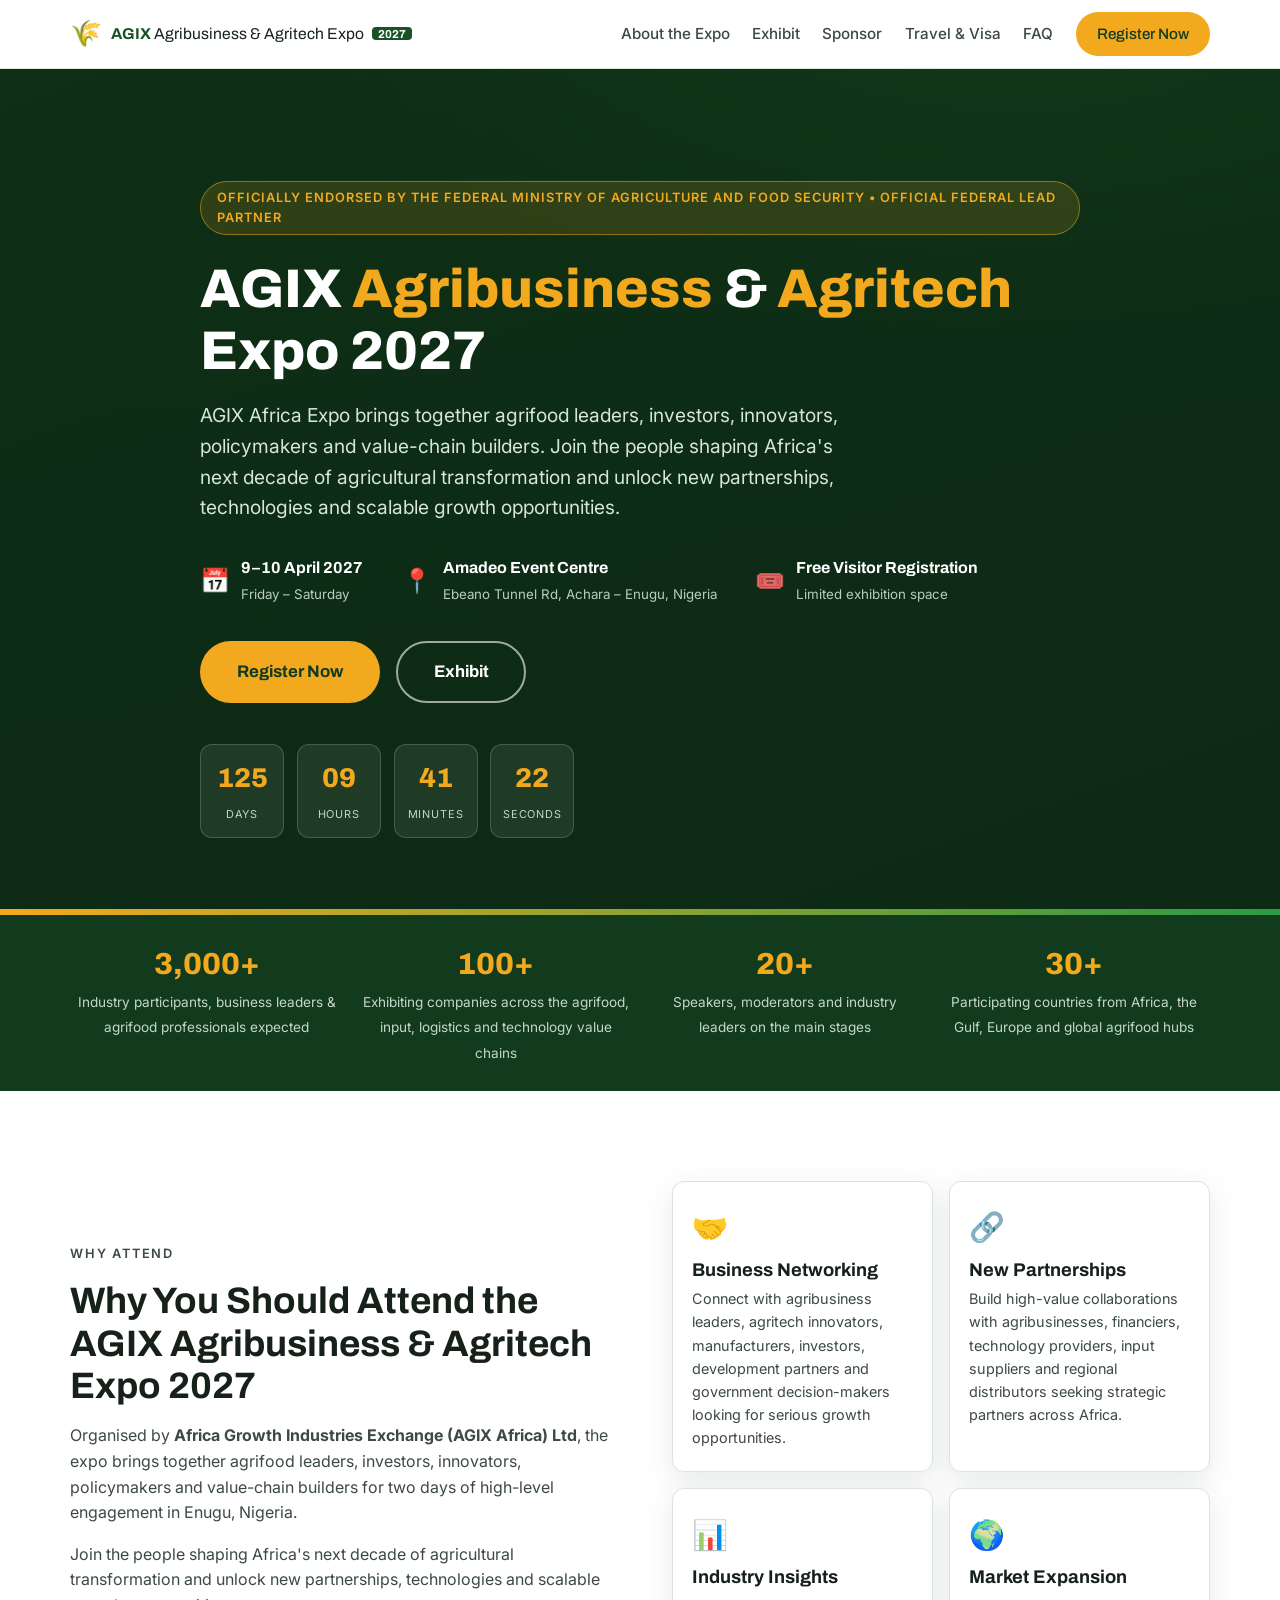
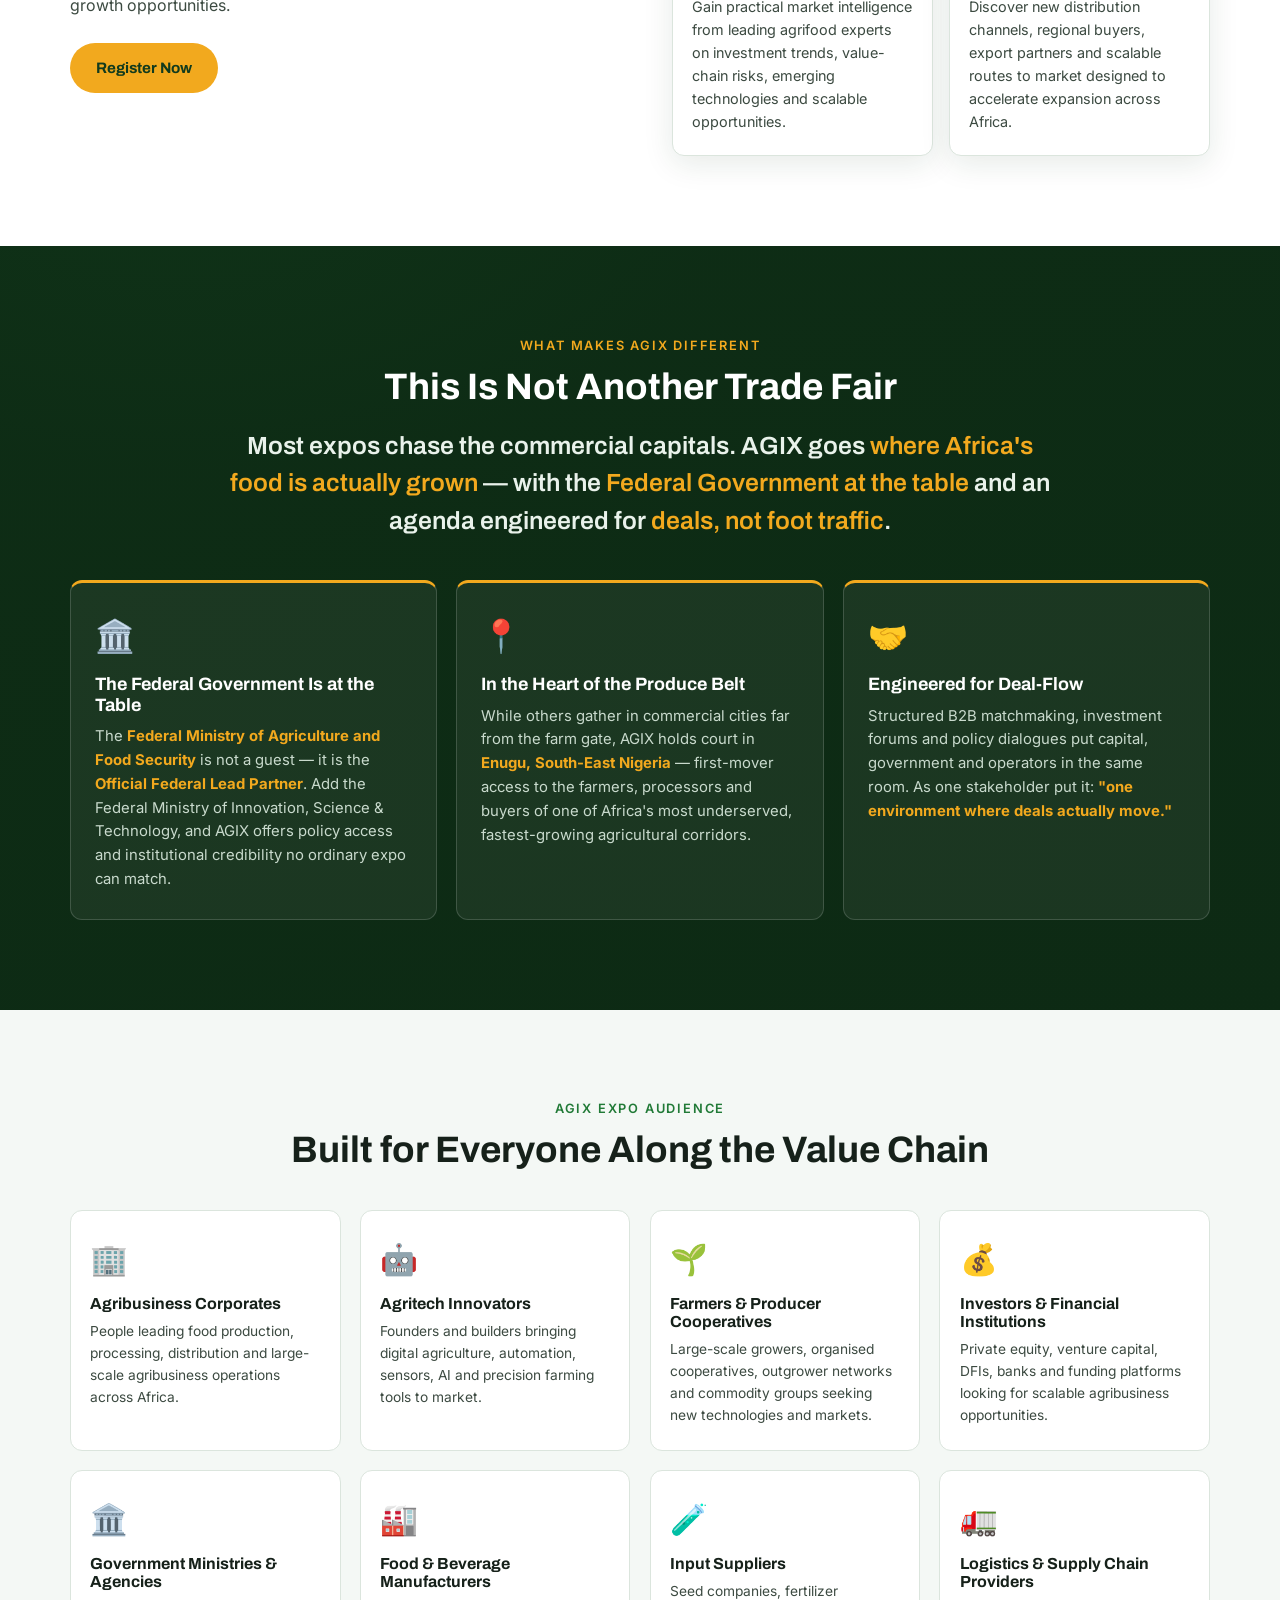
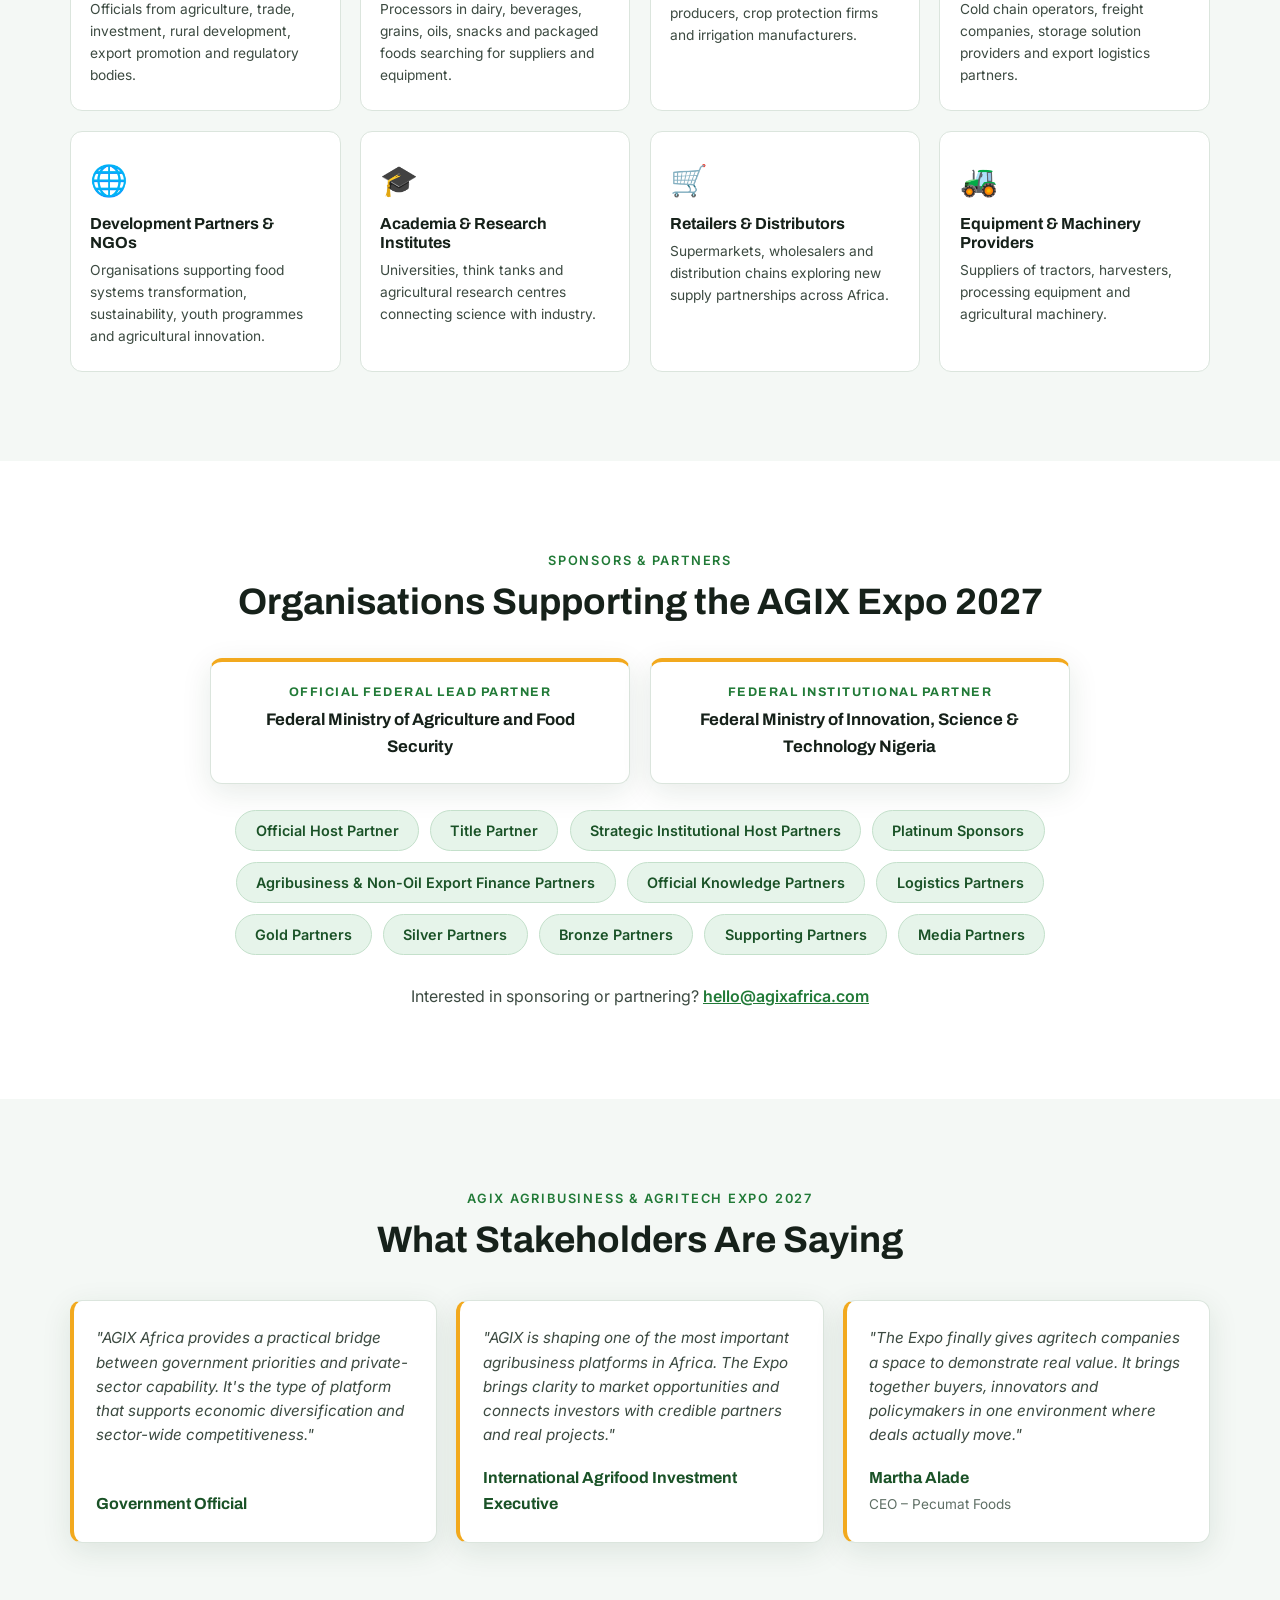
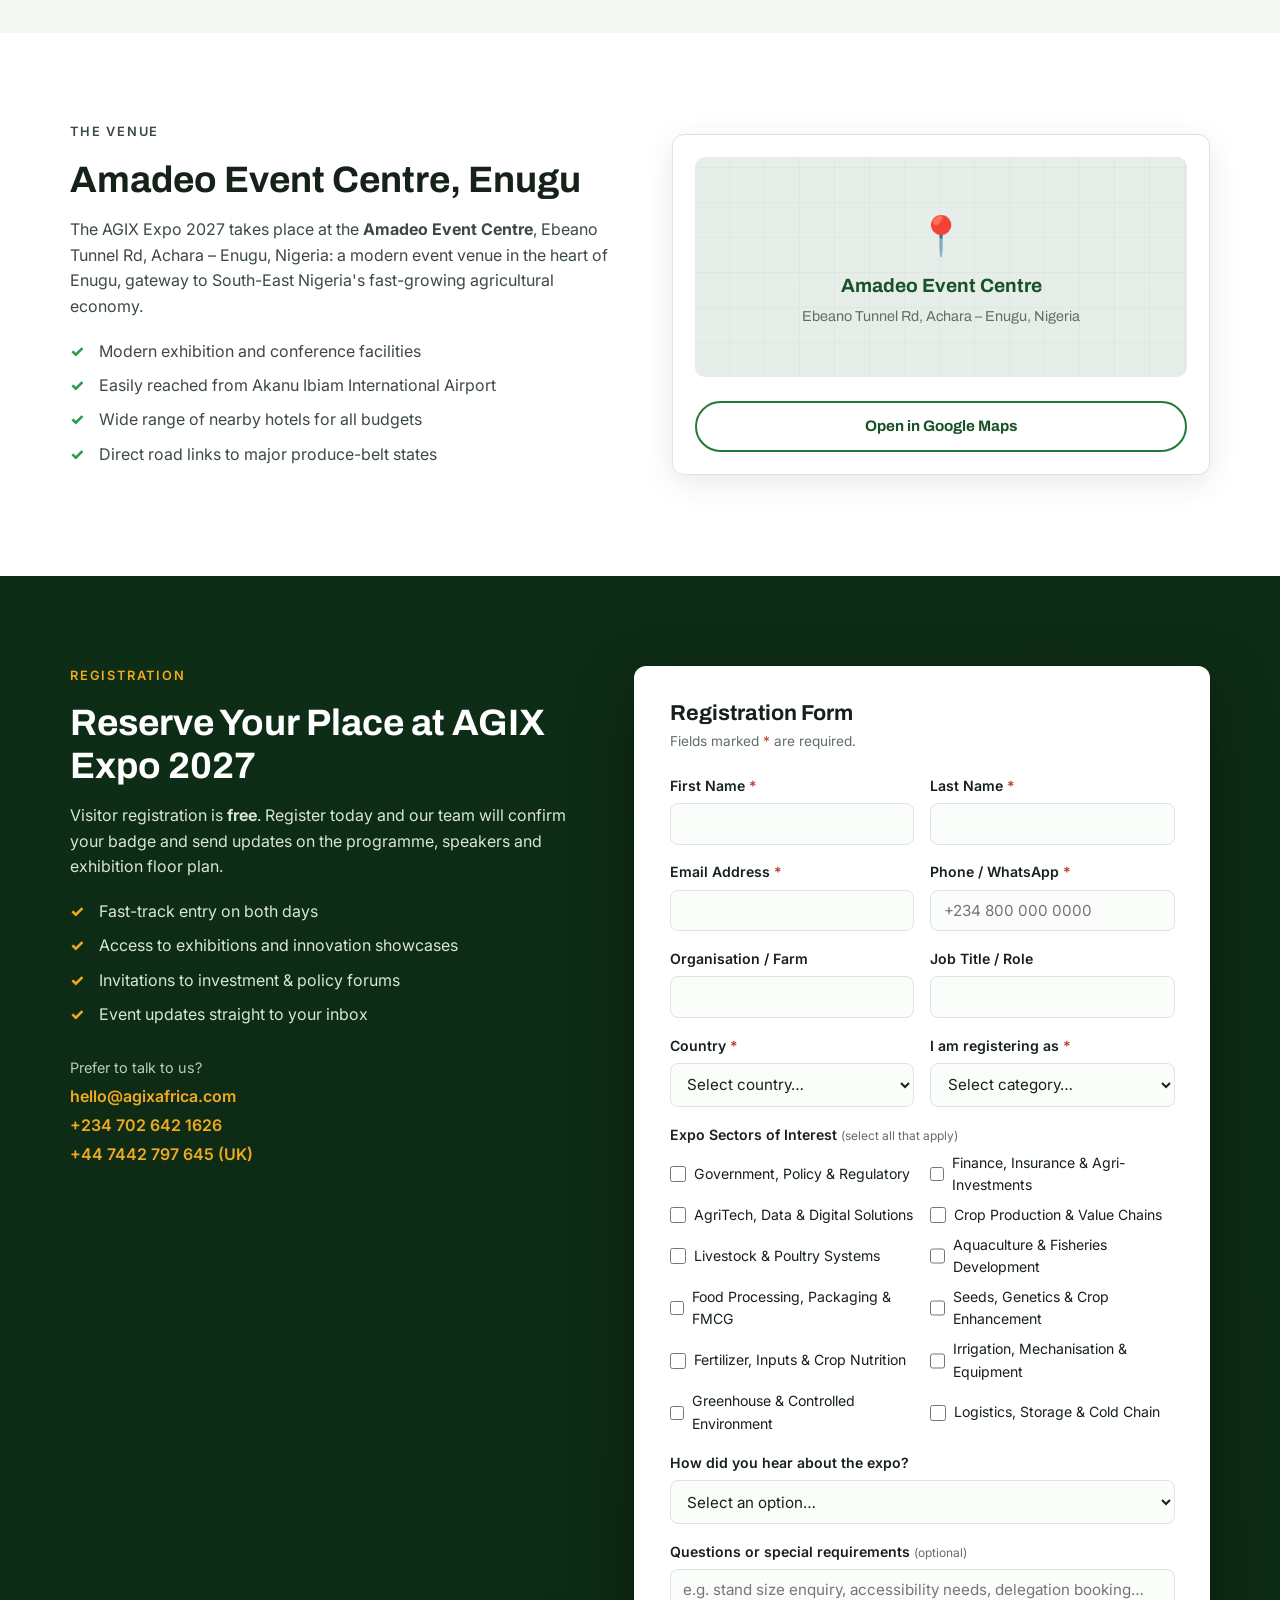
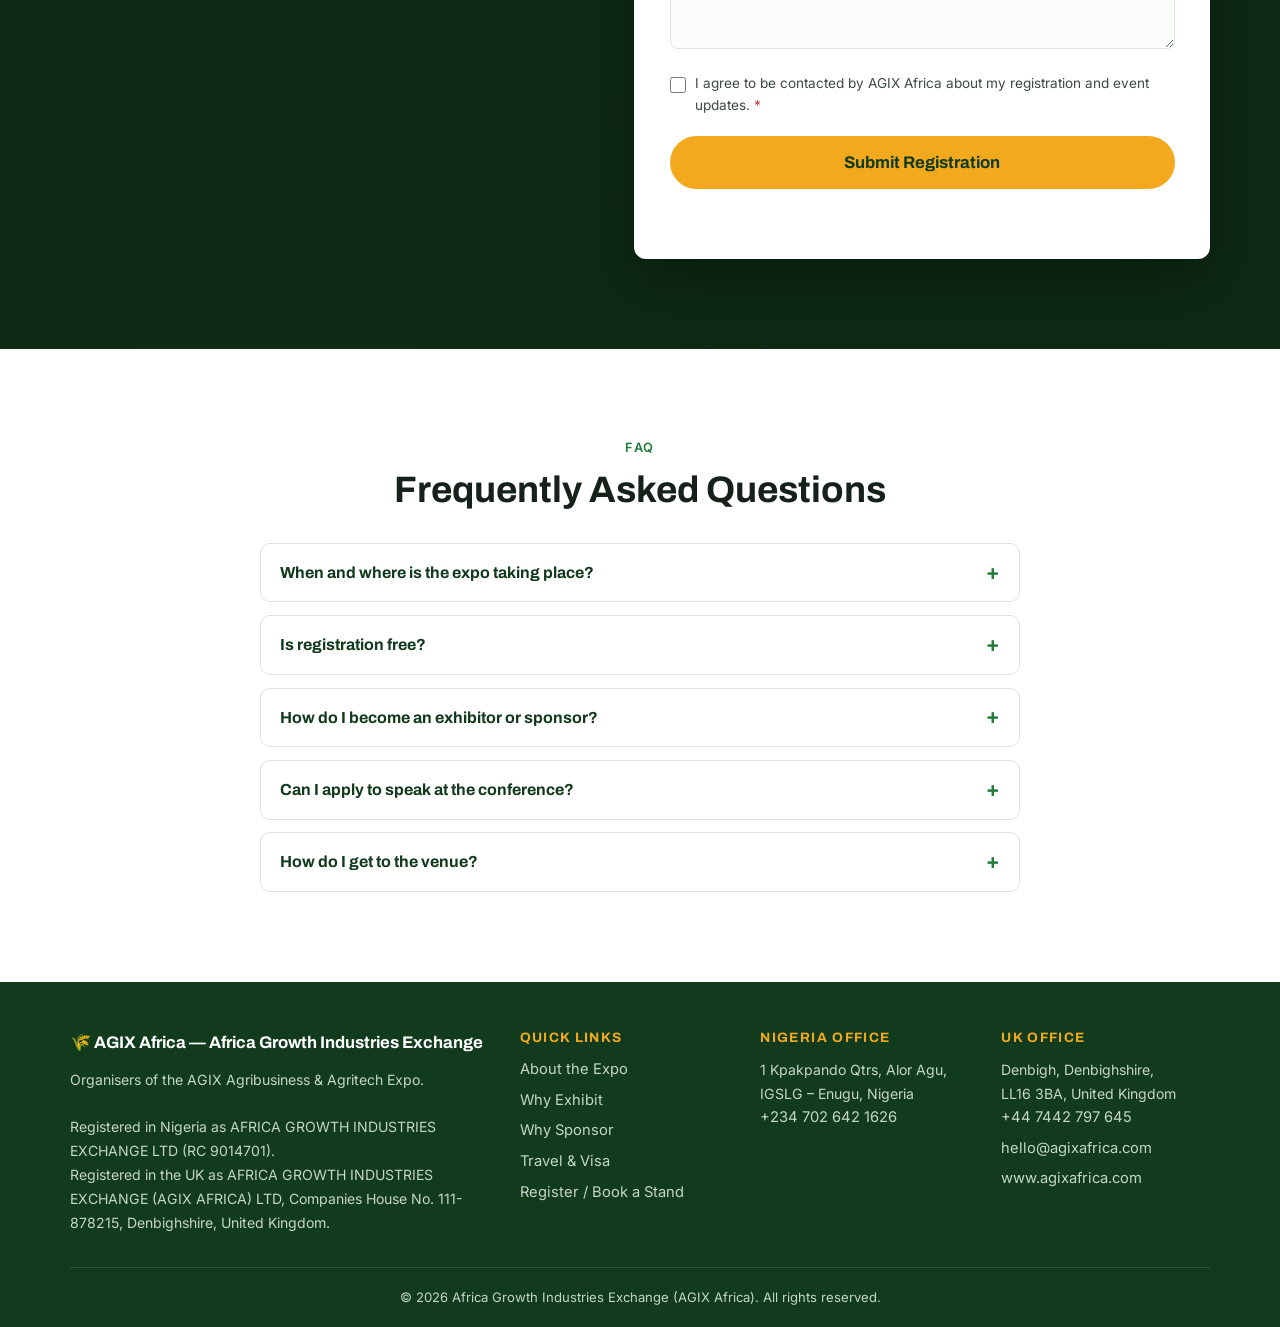
<file: index.html>
<!DOCTYPE html>
<html lang="en">
<head>
  <meta charset="UTF-8" />
  <meta name="viewport" content="width=device-width, initial-scale=1.0" />
  <title>AGIX Agribusiness &amp; Agritech Expo 2027 | 9–10 April 2027 | Amadeo Event Centre, Enugu, Nigeria</title>
  <meta name="description" content="Register for the AGIX Agribusiness & Agritech Expo 2027 — officially endorsed by the Federal Ministry of Agriculture and Food Security. 9–10 April 2027, Amadeo Event Centre, Enugu, Nigeria. Join 3000+ agrifood leaders, investors and innovators." />
  <meta property="og:title" content="AGIX Agribusiness & Agritech Expo 2027" />
  <meta property="og:description" content="Officially endorsed by the Federal Ministry of Agriculture and Food Security. 9–10 April 2027, Amadeo Event Centre, Enugu, Nigeria. Register now." />
  <meta property="og:type" content="website" />
  <link rel="preconnect" href="https://fonts.googleapis.com" />
  <link rel="preconnect" href="https://fonts.gstatic.com" crossorigin />
  <link href="https://fonts.googleapis.com/css2?family=Archivo:wght@500;600;700;800&family=Inter:wght@400;500;600&display=swap" rel="stylesheet" />
  <link rel="stylesheet" href="css/styles.css" />
  <link rel="icon" href="data:image/svg+xml,%3Csvg xmlns='http://www.w3.org/2000/svg' viewBox='0 0 100 100'%3E%3Ctext y='.9em' font-size='90'%3E%F0%9F%8C%BE%3C/text%3E%3C/svg%3E" />
</head>
<body>

  <!-- ======= Header ======= -->
  <header class="site-header" id="top">
    <div class="container header-inner">
      <a class="brand" href="#top" aria-label="AGIX Expo home">
        <span class="brand-mark" aria-hidden="true">🌾</span>
        <span class="brand-text">
          <strong>AGIX</strong> Agribusiness &amp; Agritech Expo
          <span class="brand-year">2027</span>
        </span>
      </a>
      <nav class="site-nav" id="site-nav" aria-label="Main navigation">
        <a href="about.html">About the Expo</a>
        <a href="exhibitors.html">Exhibit</a>
        <a href="sponsors.html">Sponsor</a>
        <a href="travel.html">Travel &amp; Visa</a>
        <a href="#faq">FAQ</a>
        <a href="#register" class="btn btn-primary btn-nav">Register Now</a>
      </nav>
      <button class="nav-toggle" id="nav-toggle" aria-label="Toggle menu" aria-expanded="false" aria-controls="site-nav">
        <span></span><span></span><span></span>
      </button>
    </div>
  </header>

  <!-- ======= Hero ======= -->
  <section class="hero">
    <div class="container hero-inner">
      <p class="hero-eyebrow">Officially Endorsed by the Federal Ministry of Agriculture and Food Security • Official Federal Lead Partner</p>
      <h1>AGIX <span class="accent">Agribusiness</span> &amp; <span class="accent">Agritech</span> Expo 2027</h1>
      <p class="hero-sub">
        AGIX Africa Expo brings together agrifood leaders, investors, innovators, policymakers and
        value-chain builders. Join the people shaping Africa's next decade of agricultural
        transformation and unlock new partnerships, technologies and scalable growth opportunities.
      </p>

      <div class="hero-meta">
        <div class="meta-item">
          <span class="meta-icon" aria-hidden="true">📅</span>
          <div><strong>9–10 April 2027</strong><small>Friday – Saturday</small></div>
        </div>
        <div class="meta-item">
          <span class="meta-icon" aria-hidden="true">📍</span>
          <div><strong>Amadeo Event Centre</strong><small>Ebeano Tunnel Rd, Achara – Enugu, Nigeria</small></div>
        </div>
        <div class="meta-item">
          <span class="meta-icon" aria-hidden="true">🎟️</span>
          <div><strong>Free Visitor Registration</strong><small>Limited exhibition space</small></div>
        </div>
      </div>

      <div class="hero-cta">
        <a href="#register" class="btn btn-primary btn-lg">Register Now</a>
        <a href="exhibitors.html" class="btn btn-outline btn-lg">Exhibit</a>
      </div>

      <div class="countdown" id="countdown" aria-label="Countdown to the expo">
        <div class="count-box"><span id="cd-days">–</span><small>Days</small></div>
        <div class="count-box"><span id="cd-hours">–</span><small>Hours</small></div>
        <div class="count-box"><span id="cd-mins">–</span><small>Minutes</small></div>
        <div class="count-box"><span id="cd-secs">–</span><small>Seconds</small></div>
      </div>
    </div>
  </section>

  <!-- ======= Key figures ======= -->
  <section class="stats-strip" aria-label="Key figures for AGIX Expo 2027">
    <div class="container stats-inner">
      <div class="stat"><strong>3,000+</strong><span>Industry participants, business leaders &amp; agrifood professionals expected</span></div>
      <div class="stat"><strong>100+</strong><span>Exhibiting companies across the agrifood, input, logistics and technology value chains</span></div>
      <div class="stat"><strong>20+</strong><span>Speakers, moderators and industry leaders on the main stages</span></div>
      <div class="stat"><strong>30+</strong><span>Participating countries from Africa, the Gulf, Europe and global agrifood hubs</span></div>
    </div>
  </section>

  <!-- ======= Why attend ======= -->
  <section class="section" id="why-attend">
    <div class="container grid-2">
      <div>
        <p class="section-eyebrow">Why Attend</p>
        <h2>Why You Should Attend the AGIX Agribusiness &amp; Agritech Expo 2027</h2>
        <p>
          Organised by <strong>Africa Growth Industries Exchange (AGIX Africa) Ltd</strong>, the expo
          brings together agrifood leaders, investors, innovators, policymakers and value-chain
          builders for two days of high-level engagement in Enugu, Nigeria.
        </p>
        <p>
          Join the people shaping Africa's next decade of agricultural transformation and unlock
          new partnerships, technologies and scalable growth opportunities.
        </p>
        <a href="#register" class="btn btn-primary">Register Now</a>
      </div>
      <div class="about-cards">
        <div class="card">
          <span class="card-icon" aria-hidden="true">🤝</span>
          <h3>Business Networking</h3>
          <p>Connect with agribusiness leaders, agritech innovators, manufacturers, investors, development partners and government decision-makers looking for serious growth opportunities.</p>
        </div>
        <div class="card">
          <span class="card-icon" aria-hidden="true">🔗</span>
          <h3>New Partnerships</h3>
          <p>Build high-value collaborations with agribusinesses, financiers, technology providers, input suppliers and regional distributors seeking strategic partners across Africa.</p>
        </div>
        <div class="card">
          <span class="card-icon" aria-hidden="true">📊</span>
          <h3>Industry Insights</h3>
          <p>Gain practical market intelligence from leading agrifood experts on investment trends, value-chain risks, emerging technologies and scalable opportunities.</p>
        </div>
        <div class="card">
          <span class="card-icon" aria-hidden="true">🌍</span>
          <h3>Market Expansion</h3>
          <p>Discover new distribution channels, regional buyers, export partners and scalable routes to market designed to accelerate expansion across Africa.</p>
        </div>
      </div>
    </div>
  </section>

  <!-- ======= What makes AGIX different ======= -->
  <section class="section diff-section" id="different">
    <div class="container">
      <p class="section-eyebrow light center">What Makes AGIX Different</p>
      <h2 class="center">This Is Not Another Trade Fair</h2>
      <p class="diff-statement">
        Most expos chase the commercial capitals. AGIX goes <span class="accent">where Africa's food
        is actually grown</span> — with the <span class="accent">Federal Government at the table</span>
        and an agenda engineered for <span class="accent">deals, not foot traffic</span>.
      </p>
      <div class="diff-grid">
        <div class="diff-card">
          <span class="diff-icon" aria-hidden="true">🏛️</span>
          <h3>The Federal Government Is at the Table</h3>
          <p>
            The <strong>Federal Ministry of Agriculture and Food Security</strong> is not a guest —
            it is the <strong>Official Federal Lead Partner</strong>. Add the Federal Ministry of
            Innovation, Science &amp; Technology, and AGIX offers policy access and institutional
            credibility no ordinary expo can match.
          </p>
        </div>
        <div class="diff-card">
          <span class="diff-icon" aria-hidden="true">📍</span>
          <h3>In the Heart of the Produce Belt</h3>
          <p>
            While others gather in commercial cities far from the farm gate, AGIX holds court in
            <strong>Enugu, South-East Nigeria</strong> — first-mover access to the farmers, processors
            and buyers of one of Africa's most underserved, fastest-growing agricultural corridors.
          </p>
        </div>
        <div class="diff-card">
          <span class="diff-icon" aria-hidden="true">🤝</span>
          <h3>Engineered for Deal-Flow</h3>
          <p>
            Structured B2B matchmaking, investment forums and policy dialogues put capital, government
            and operators in the same room. As one stakeholder put it: <strong>"one environment where
            deals actually move."</strong>
          </p>
        </div>
      </div>
    </div>
  </section>

  <!-- ======= Audience ======= -->
  <section class="section section-alt" id="audience">
    <div class="container">
      <p class="section-eyebrow center">AGIX Expo Audience</p>
      <h2 class="center">Built for Everyone Along the Value Chain</h2>
      <div class="focus-grid audience-grid">
        <div class="focus-item"><span aria-hidden="true">🏢</span><h3>Agribusiness Corporates</h3><p>People leading food production, processing, distribution and large-scale agribusiness operations across Africa.</p></div>
        <div class="focus-item"><span aria-hidden="true">🤖</span><h3>Agritech Innovators</h3><p>Founders and builders bringing digital agriculture, automation, sensors, AI and precision farming tools to market.</p></div>
        <div class="focus-item"><span aria-hidden="true">🌱</span><h3>Farmers &amp; Producer Cooperatives</h3><p>Large-scale growers, organised cooperatives, outgrower networks and commodity groups seeking new technologies and markets.</p></div>
        <div class="focus-item"><span aria-hidden="true">💰</span><h3>Investors &amp; Financial Institutions</h3><p>Private equity, venture capital, DFIs, banks and funding platforms looking for scalable agribusiness opportunities.</p></div>
        <div class="focus-item"><span aria-hidden="true">🏛️</span><h3>Government Ministries &amp; Agencies</h3><p>Officials from agriculture, trade, investment, rural development, export promotion and regulatory bodies.</p></div>
        <div class="focus-item"><span aria-hidden="true">🏭</span><h3>Food &amp; Beverage Manufacturers</h3><p>Processors in dairy, beverages, grains, oils, snacks and packaged foods searching for suppliers and equipment.</p></div>
        <div class="focus-item"><span aria-hidden="true">🧪</span><h3>Input Suppliers</h3><p>Seed companies, fertilizer producers, crop protection firms and irrigation manufacturers.</p></div>
        <div class="focus-item"><span aria-hidden="true">🚛</span><h3>Logistics &amp; Supply Chain Providers</h3><p>Cold chain operators, freight companies, storage solution providers and export logistics partners.</p></div>
        <div class="focus-item"><span aria-hidden="true">🌐</span><h3>Development Partners &amp; NGOs</h3><p>Organisations supporting food systems transformation, sustainability, youth programmes and agricultural innovation.</p></div>
        <div class="focus-item"><span aria-hidden="true">🎓</span><h3>Academia &amp; Research Institutes</h3><p>Universities, think tanks and agricultural research centres connecting science with industry.</p></div>
        <div class="focus-item"><span aria-hidden="true">🛒</span><h3>Retailers &amp; Distributors</h3><p>Supermarkets, wholesalers and distribution chains exploring new supply partnerships across Africa.</p></div>
        <div class="focus-item"><span aria-hidden="true">🚜</span><h3>Equipment &amp; Machinery Providers</h3><p>Suppliers of tractors, harvesters, processing equipment and agricultural machinery.</p></div>
      </div>
    </div>
  </section>

  <!-- ======= Partners ======= -->
  <section class="section" id="partners">
    <div class="container">
      <p class="section-eyebrow center">Sponsors &amp; Partners</p>
      <h2 class="center">Organisations Supporting the AGIX Expo 2027</h2>
      <div class="partners-featured">
        <div class="partner-card featured">
          <h4>Official Federal Lead Partner</h4>
          <p>Federal Ministry of Agriculture and Food Security</p>
        </div>
        <div class="partner-card featured">
          <h4>Federal Institutional Partner</h4>
          <p>Federal Ministry of Innovation, Science &amp; Technology Nigeria</p>
        </div>
      </div>
      <div class="partner-tiers">
        <span class="chip">Official Host Partner</span>
        <span class="chip">Title Partner</span>
        <span class="chip">Strategic Institutional Host Partners</span>
        <span class="chip">Platinum Sponsors</span>
        <span class="chip">Agribusiness &amp; Non-Oil Export Finance Partners</span>
        <span class="chip">Official Knowledge Partners</span>
        <span class="chip">Logistics Partners</span>
        <span class="chip">Gold Partners</span>
        <span class="chip">Silver Partners</span>
        <span class="chip">Bronze Partners</span>
        <span class="chip">Supporting Partners</span>
        <span class="chip">Media Partners</span>
      </div>
      <p class="center partners-cta">
        Interested in sponsoring or partnering?
        <a href="mailto:hello@agixafrica.com">hello@agixafrica.com</a>
      </p>
    </div>
  </section>

  <!-- ======= Testimonials ======= -->
  <section class="section section-alt" id="testimonials">
    <div class="container">
      <p class="section-eyebrow center">AGIX Agribusiness &amp; Agritech Expo 2027</p>
      <h2 class="center">What Stakeholders Are Saying</h2>
      <div class="testimonial-grid">
        <blockquote class="testimonial">
          <p>"AGIX Africa provides a practical bridge between government priorities and private-sector capability. It's the type of platform that supports economic diversification and sector-wide competitiveness."</p>
          <footer><strong>Government Official</strong></footer>
        </blockquote>
        <blockquote class="testimonial">
          <p>"AGIX is shaping one of the most important agribusiness platforms in Africa. The Expo brings clarity to market opportunities and connects investors with credible partners and real projects."</p>
          <footer><strong>International Agrifood Investment Executive</strong></footer>
        </blockquote>
        <blockquote class="testimonial">
          <p>"The Expo finally gives agritech companies a space to demonstrate real value. It brings together buyers, innovators and policymakers in one environment where deals actually move."</p>
          <footer><strong>Martha Alade</strong><span>CEO – Pecumat Foods</span></footer>
        </blockquote>
      </div>
    </div>
  </section>

  <!-- ======= Venue ======= -->
  <section class="section" id="venue">
    <div class="container grid-2">
      <div>
        <p class="section-eyebrow">The Venue</p>
        <h2>Amadeo Event Centre, Enugu</h2>
        <p>
          The AGIX Expo 2027 takes place at the <strong>Amadeo Event Centre</strong>,
          Ebeano Tunnel Rd, Achara – Enugu, Nigeria: a modern event venue in the heart of Enugu,
          gateway to South-East Nigeria's fast-growing agricultural economy.
        </p>
        <ul class="checklist">
          <li>Modern exhibition and conference facilities</li>
          <li>Easily reached from Akanu Ibiam International Airport</li>
          <li>Wide range of nearby hotels for all budgets</li>
          <li>Direct road links to major produce-belt states</li>
        </ul>
      </div>
      <div class="venue-card">
        <div class="venue-map" role="img" aria-label="Stylised map marker for Amadeo Event Centre, Achara, Enugu, Nigeria">
          <span class="venue-pin" aria-hidden="true">📍</span>
          <strong>Amadeo Event Centre</strong>
          <span>Ebeano Tunnel Rd, Achara – Enugu, Nigeria</span>
        </div>
        <a class="btn btn-outline" href="https://www.google.com/maps/search/Amadeo+Event+Centre+Ebeano+Tunnel+Achara+Enugu" target="_blank" rel="noopener">Open in Google Maps</a>
      </div>
    </div>
  </section>

  <!-- ======= Registration ======= -->
  <section class="section register-section" id="register">
    <div class="container">
      <div class="register-grid">
        <div class="register-copy">
          <p class="section-eyebrow light">Registration</p>
          <h2>Reserve Your Place at AGIX Expo 2027</h2>
          <p>
            Visitor registration is <strong>free</strong>. Register today and our team will confirm your
            badge and send updates on the programme, speakers and exhibition floor plan.
          </p>
          <ul class="checklist light">
            <li>Fast-track entry on both days</li>
            <li>Access to exhibitions and innovation showcases</li>
            <li>Invitations to investment &amp; policy forums</li>
            <li>Event updates straight to your inbox</li>
          </ul>
          <div class="register-contact">
            <p>Prefer to talk to us?</p>
            <a href="mailto:hello@agixafrica.com">hello@agixafrica.com</a>
            <a href="tel:+2347026421626">+234 702 642 1626</a>
            <a href="tel:+447442797645">+44 7442 797 645 (UK)</a>
          </div>
        </div>

        <form class="register-form" id="registration-form" novalidate>
          <h3>Registration Form</h3>
          <p class="form-note">Fields marked <span class="req">*</span> are required.</p>

          <div class="form-row">
            <div class="form-field">
              <label for="firstName">First Name <span class="req">*</span></label>
              <input type="text" id="firstName" name="firstName" autocomplete="given-name" required />
            </div>
            <div class="form-field">
              <label for="lastName">Last Name <span class="req">*</span></label>
              <input type="text" id="lastName" name="lastName" autocomplete="family-name" required />
            </div>
          </div>

          <div class="form-row">
            <div class="form-field">
              <label for="email">Email Address <span class="req">*</span></label>
              <input type="email" id="email" name="email" autocomplete="email" required />
            </div>
            <div class="form-field">
              <label for="phone">Phone / WhatsApp <span class="req">*</span></label>
              <input type="tel" id="phone" name="phone" autocomplete="tel" placeholder="+234 800 000 0000" required />
            </div>
          </div>

          <div class="form-row">
            <div class="form-field">
              <label for="organization">Organisation / Farm</label>
              <input type="text" id="organization" name="organization" autocomplete="organization" />
            </div>
            <div class="form-field">
              <label for="jobTitle">Job Title / Role</label>
              <input type="text" id="jobTitle" name="jobTitle" autocomplete="organization-title" />
            </div>
          </div>

          <div class="form-row">
            <div class="form-field">
              <label for="country">Country <span class="req">*</span></label>
              <select id="country" name="country" required>
                <option value="">Select country…</option>
                <option>Nigeria</option>
                <option>Ghana</option>
                <option>Kenya</option>
                <option>South Africa</option>
                <option>Egypt</option>
                <option>Ethiopia</option>
                <option>Tanzania</option>
                <option>Uganda</option>
                <option>Rwanda</option>
                <option>Senegal</option>
                <option>Côte d'Ivoire</option>
                <option>Cameroon</option>
                <option>United Kingdom</option>
                <option>United States</option>
                <option>United Arab Emirates</option>
                <option>Saudi Arabia</option>
                <option>Qatar</option>
                <option>China</option>
                <option>India</option>
                <option>Netherlands</option>
                <option>Germany</option>
                <option>Other</option>
              </select>
            </div>
            <div class="form-field">
              <label for="category">I am registering as <span class="req">*</span></label>
              <select id="category" name="category" required>
                <option value="">Select category…</option>
                <option>Visitor / Trade Attendee</option>
                <option>Exhibitor</option>
                <option>Sponsor / Partner</option>
                <option>Investor / Financial Institution</option>
                <option>Speaker</option>
                <option>Government / Policymaker</option>
                <option>Development Partner / NGO</option>
                <option>Media / Press</option>
                <option>Student / Academia</option>
                <optgroup label="Pavilions (hosted, from 36 sqm)">
                  <option>Pavilion — Country</option>
                  <option>Pavilion — State</option>
                  <option>Pavilion — Regional</option>
                  <option>Pavilion — Chambers / Association</option>
                  <option>Pavilion — DFI / Institutional</option>
                  <option>Pavilion — Innovation / Startup</option>
                </optgroup>
              </select>
            </div>
          </div>

          <fieldset class="form-field">
            <legend>Expo Sectors of Interest <span class="muted">(select all that apply)</span></legend>
            <div class="checkbox-grid">
              <label><input type="checkbox" name="interests" value="Government, Policy & Regulatory Institutions" /> Government, Policy &amp; Regulatory</label>
              <label><input type="checkbox" name="interests" value="Finance, Insurance & Agri-Investments" /> Finance, Insurance &amp; Agri-Investments</label>
              <label><input type="checkbox" name="interests" value="AgriTech, Data & Digital Solutions" /> AgriTech, Data &amp; Digital Solutions</label>
              <label><input type="checkbox" name="interests" value="Crop Production & Value Chains" /> Crop Production &amp; Value Chains</label>
              <label><input type="checkbox" name="interests" value="Livestock & Poultry Systems" /> Livestock &amp; Poultry Systems</label>
              <label><input type="checkbox" name="interests" value="Aquaculture & Fisheries Development" /> Aquaculture &amp; Fisheries Development</label>
              <label><input type="checkbox" name="interests" value="Food Processing, Packaging & FMCG" /> Food Processing, Packaging &amp; FMCG</label>
              <label><input type="checkbox" name="interests" value="Seeds, Genetics & Crop Enhancement" /> Seeds, Genetics &amp; Crop Enhancement</label>
              <label><input type="checkbox" name="interests" value="Fertilizer, Inputs & Crop Nutrition" /> Fertilizer, Inputs &amp; Crop Nutrition</label>
              <label><input type="checkbox" name="interests" value="Irrigation, Mechanisation & Farm Equipment" /> Irrigation, Mechanisation &amp; Equipment</label>
              <label><input type="checkbox" name="interests" value="Greenhouse & Controlled Environment Agriculture" /> Greenhouse &amp; Controlled Environment</label>
              <label><input type="checkbox" name="interests" value="Logistics, Storage & Cold Chain Infrastructure" /> Logistics, Storage &amp; Cold Chain</label>
            </div>
          </fieldset>

          <div class="form-field">
            <label for="hearAbout">How did you hear about the expo?</label>
            <select id="hearAbout" name="hearAbout">
              <option value="">Select an option…</option>
              <option>Social Media</option>
              <option>Search Engine</option>
              <option>Email / Newsletter</option>
              <option>Colleague or Friend</option>
              <option>Industry Association</option>
              <option>Radio / TV / Print</option>
              <option>Other</option>
            </select>
          </div>

          <div class="form-field">
            <label for="message">Questions or special requirements <span class="muted">(optional)</span></label>
            <textarea id="message" name="message" rows="3" placeholder="e.g. stand size enquiry, accessibility needs, delegation booking…"></textarea>
          </div>

          <label class="consent">
            <input type="checkbox" id="consent" name="consent" required />
            <span>I agree to be contacted by AGIX Africa about my registration and event updates. <span class="req">*</span></span>
          </label>

          <button type="submit" class="btn btn-primary btn-lg btn-block" id="submit-btn">Submit Registration</button>

          <p class="form-status" id="form-status" role="status" aria-live="polite"></p>
        </form>
      </div>
    </div>
  </section>

  <!-- ======= FAQ ======= -->
  <section class="section" id="faq">
    <div class="container narrow">
      <p class="section-eyebrow center">FAQ</p>
      <h2 class="center">Frequently Asked Questions</h2>
      <details>
        <summary>When and where is the expo taking place?</summary>
        <p>The AGIX Agribusiness &amp; Agritech Expo 2027 runs from Friday 9 to Saturday 10 April 2027 at the Amadeo Event Centre, Ebeano Tunnel Rd, Achara – Enugu, Nigeria.</p>
      </details>
      <details>
        <summary>Is registration free?</summary>
        <p>Yes — visitor registration is free. Exhibitor stands and sponsorship packages are paid; select "Exhibitor" or "Sponsor / Partner" in the form and our team will contact you with a floor plan and rates.</p>
      </details>
      <details>
        <summary>How do I become an exhibitor or sponsor?</summary>
        <p>Register using the form above and choose "Exhibitor" or "Sponsor / Partner" as your category, or email <a href="mailto:hello@agixafrica.com">hello@agixafrica.com</a> / call <a href="tel:+2347026421626">+234 702 642 1626</a> to speak with the commercial team.</p>
      </details>
      <details>
        <summary>Can I apply to speak at the conference?</summary>
        <p>Yes — agribusiness leaders, agritech innovators, policymakers and experts are invited to apply. Select "Speaker" in the registration form and include your proposed topic in the message field.</p>
      </details>
      <details>
        <summary>How do I get to the venue?</summary>
        <p>The Amadeo Event Centre is on Ebeano Tunnel Rd in Achara, Enugu — easily reached from Akanu Ibiam International Airport and well connected to hotels and major roads across South-East Nigeria.</p>
      </details>
    </div>
  </section>

  <!-- ======= Footer ======= -->
  <footer class="site-footer">
    <div class="container footer-grid">
      <div>
        <p class="footer-brand"><span aria-hidden="true">🌾</span> AGIX Africa — Africa Growth Industries Exchange</p>
        <p class="footer-muted">
          Organisers of the AGIX Agribusiness &amp; Agritech Expo.<br /><br />
          Registered in Nigeria as AFRICA GROWTH INDUSTRIES EXCHANGE LTD (RC 9014701).<br />
          Registered in the UK as AFRICA GROWTH INDUSTRIES EXCHANGE (AGIX AFRICA) LTD,
          Companies House No. 111-878215, Denbighshire, United Kingdom.
        </p>
      </div>
      <div>
        <h4>Quick Links</h4>
        <a href="about.html">About the Expo</a>
        <a href="exhibitors.html">Why Exhibit</a>
        <a href="sponsors.html">Why Sponsor</a>
        <a href="travel.html">Travel &amp; Visa</a>
        <a href="index.html#register">Register / Book a Stand</a>
      </div>
      <div>
        <h4>Nigeria Office</h4>
        <p class="footer-muted">1 Kpakpando Qtrs, Alor Agu,<br />IGSLG – Enugu, Nigeria</p>
        <a href="tel:+2347026421626">+234 702 642 1626</a>
      </div>
      <div>
        <h4>UK Office</h4>
        <p class="footer-muted">Denbigh, Denbighshire,<br />LL16 3BA, United Kingdom</p>
        <a href="tel:+447442797645">+44 7442 797 645</a>
        <a href="mailto:hello@agixafrica.com">hello@agixafrica.com</a>
        <a href="https://www.agixafrica.com" target="_blank" rel="noopener">www.agixafrica.com</a>
      </div>
    </div>
    <div class="container footer-bottom">
      <p>© 2026 Africa Growth Industries Exchange (AGIX Africa). All rights reserved.</p>
    </div>
  </footer>

  <script src="js/main.js"></script>
</body>
</html>
</file>
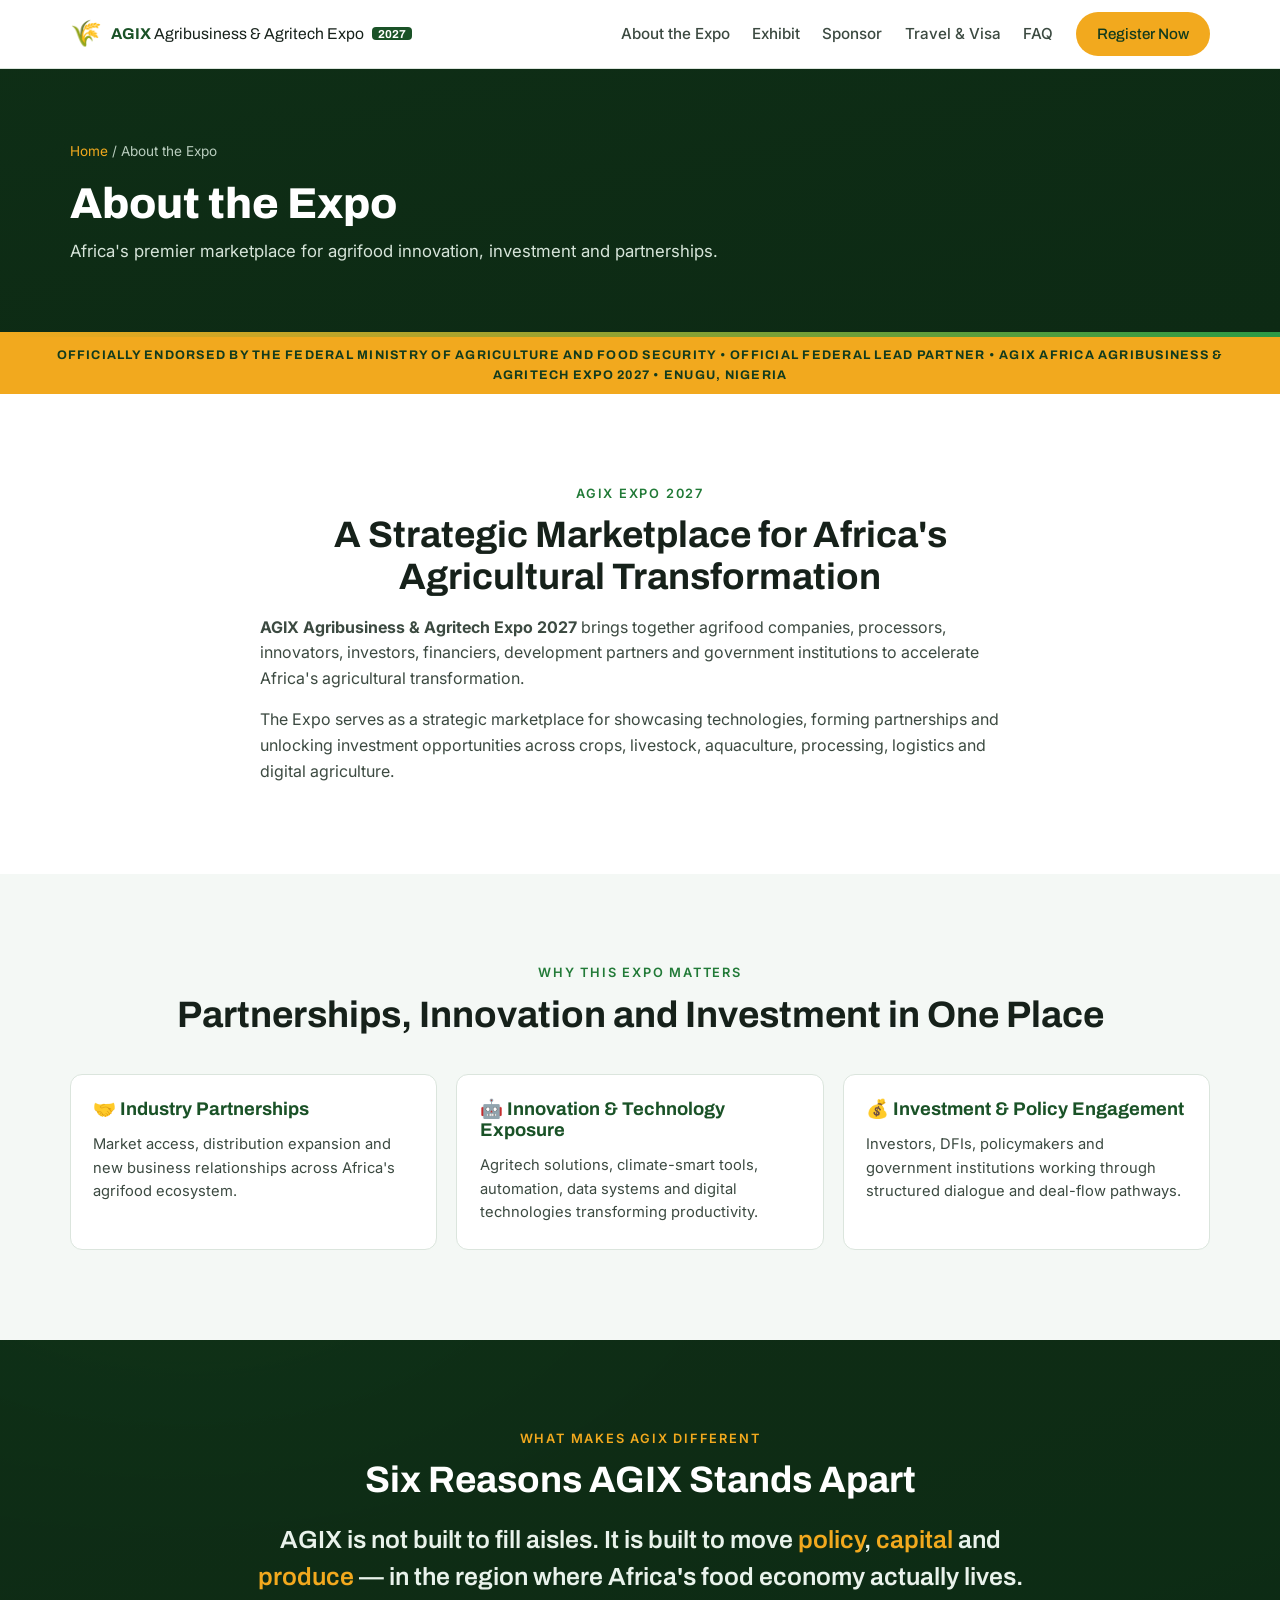
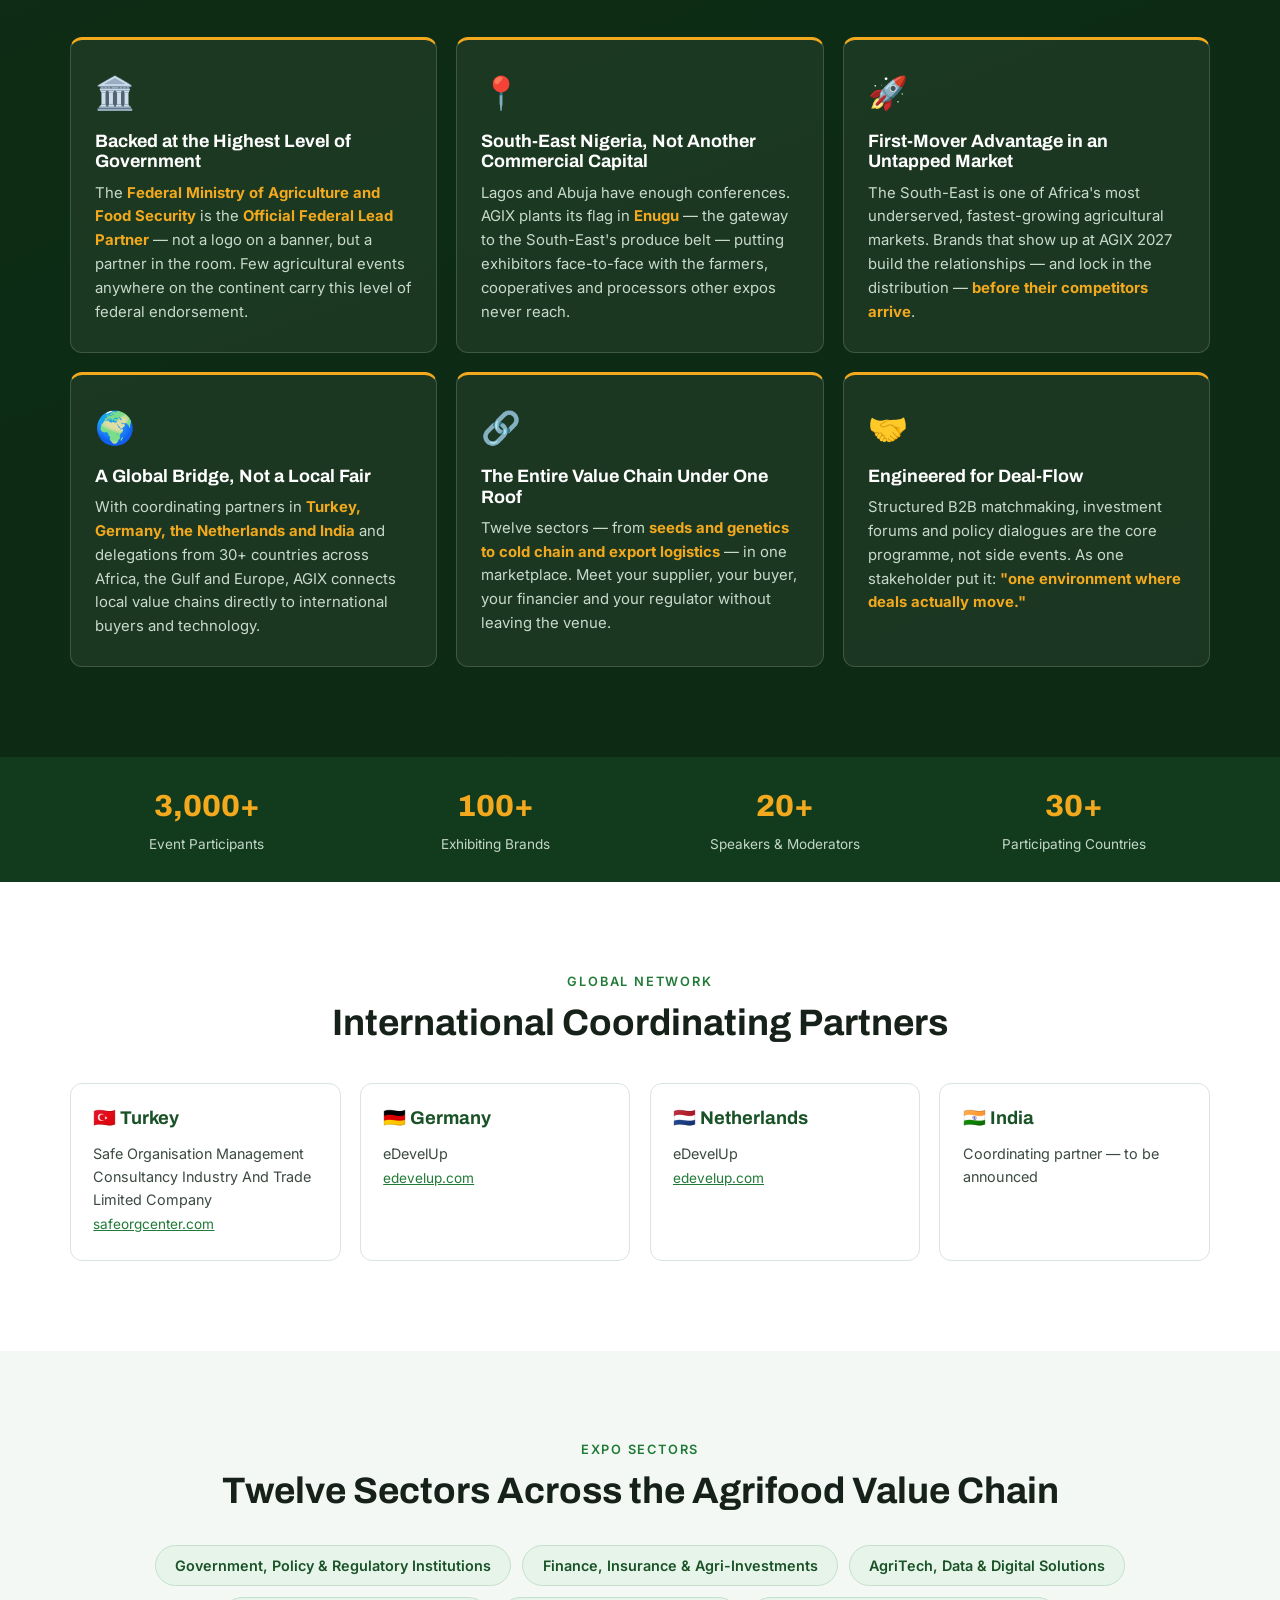
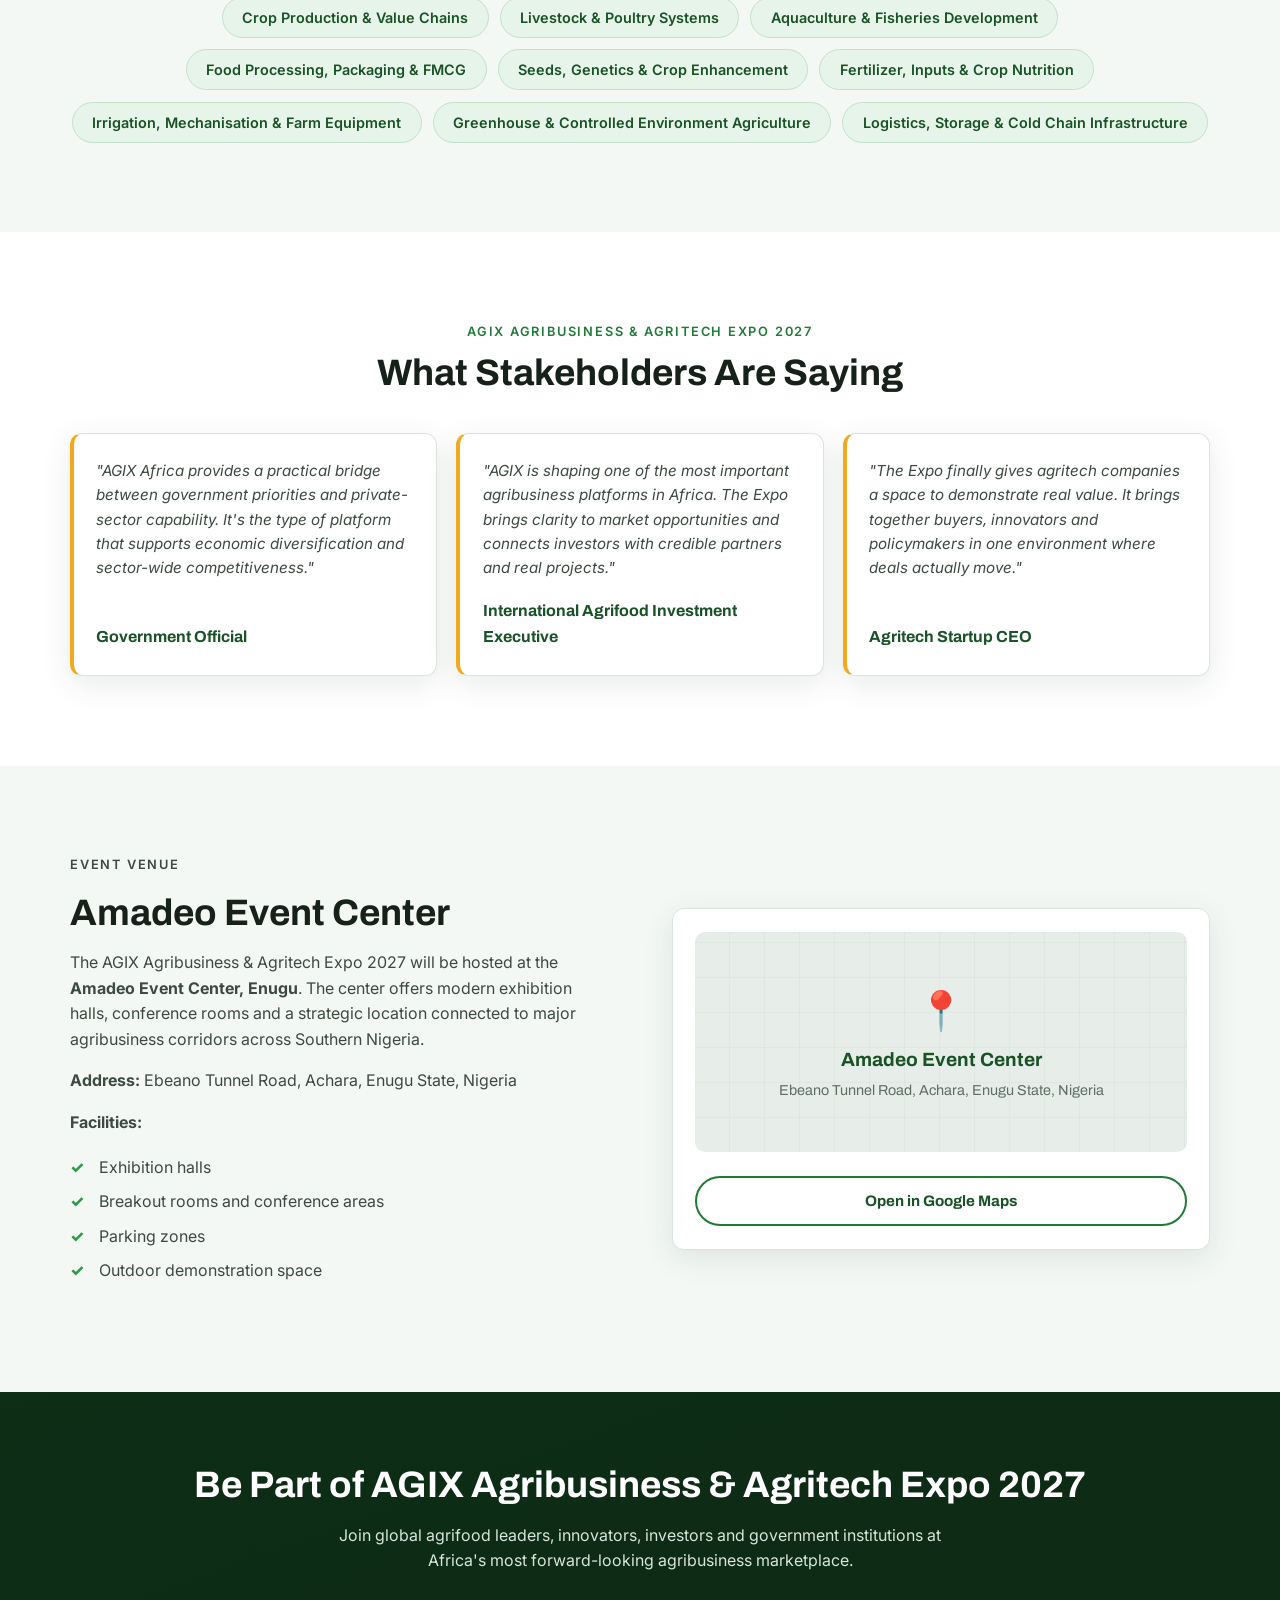
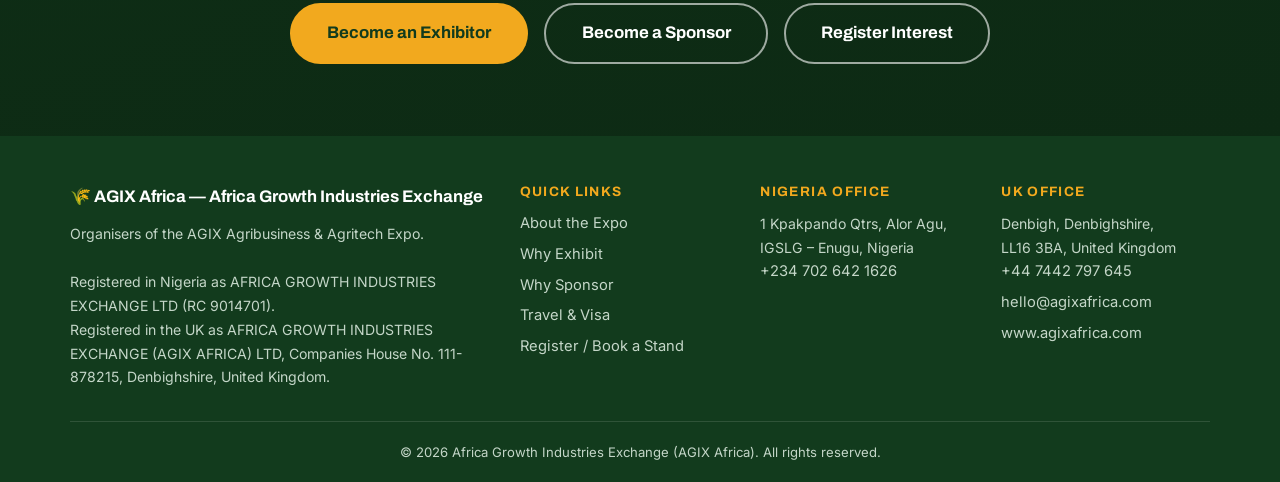
<file: about.html>
<!DOCTYPE html>
<html lang="en">
<head>
  <meta charset="UTF-8" />
  <meta name="viewport" content="width=device-width, initial-scale=1.0" />
  <title>About the Expo | AGIX Agribusiness &amp; Agritech Expo 2027</title>
  <meta name="description" content="About the AGIX Agribusiness & Agritech Expo 2027 — Africa's premier marketplace for agrifood innovation, investment and partnerships. 9–10 April 2027, Amadeo Event Centre, Enugu, Nigeria." />
  <link rel="preconnect" href="https://fonts.googleapis.com" />
  <link rel="preconnect" href="https://fonts.gstatic.com" crossorigin />
  <link href="https://fonts.googleapis.com/css2?family=Archivo:wght@500;600;700;800&family=Inter:wght@400;500;600&display=swap" rel="stylesheet" />
  <link rel="stylesheet" href="css/styles.css" />
  <link rel="icon" href="data:image/svg+xml,%3Csvg xmlns='http://www.w3.org/2000/svg' viewBox='0 0 100 100'%3E%3Ctext y='.9em' font-size='90'%3E%F0%9F%8C%BE%3C/text%3E%3C/svg%3E" />
</head>
<body>

  <header class="site-header" id="top">
    <div class="container header-inner">
      <a class="brand" href="index.html" aria-label="AGIX Expo home">
        <span class="brand-mark" aria-hidden="true">🌾</span>
        <span class="brand-text">
          <strong>AGIX</strong> Agribusiness &amp; Agritech Expo
          <span class="brand-year">2027</span>
        </span>
      </a>
      <nav class="site-nav" id="site-nav" aria-label="Main navigation">
        <a href="about.html">About the Expo</a>
        <a href="exhibitors.html">Exhibit</a>
        <a href="sponsors.html">Sponsor</a>
        <a href="travel.html">Travel &amp; Visa</a>
        <a href="index.html#faq">FAQ</a>
        <a href="index.html#register" class="btn btn-primary btn-nav">Register Now</a>
      </nav>
      <button class="nav-toggle" id="nav-toggle" aria-label="Toggle menu" aria-expanded="false" aria-controls="site-nav">
        <span></span><span></span><span></span>
      </button>
    </div>
  </header>

  <section class="page-hero">
    <div class="container">
      <p class="breadcrumb"><a href="index.html">Home</a> / About the Expo</p>
      <h1>About the Expo</h1>
      <p class="lead">Africa's premier marketplace for agrifood innovation, investment and partnerships.</p>
    </div>
  </section>

  <div class="endorse-band">Officially endorsed by the Federal Ministry of Agriculture and Food Security • Official Federal Lead Partner • AGIX Africa Agribusiness &amp; Agritech Expo 2027 • Enugu, Nigeria</div>

  <section class="section">
    <div class="container narrow">
      <p class="section-eyebrow center">AGIX Expo 2027</p>
      <h2 class="center">A Strategic Marketplace for Africa's Agricultural Transformation</h2>
      <p style="margin-top:1rem; color:var(--ink-700);">
        <strong>AGIX Agribusiness &amp; Agritech Expo 2027</strong> brings together agrifood companies,
        processors, innovators, investors, financiers, development partners and government institutions
        to accelerate Africa's agricultural transformation.
      </p>
      <p style="margin-top:1rem; color:var(--ink-700);">
        The Expo serves as a strategic marketplace for showcasing technologies, forming partnerships and
        unlocking investment opportunities across crops, livestock, aquaculture, processing, logistics
        and digital agriculture.
      </p>
    </div>
  </section>

  <section class="section section-alt">
    <div class="container">
      <p class="section-eyebrow center">Why This Expo Matters</p>
      <h2 class="center">Partnerships, Innovation and Investment in One Place</h2>
      <div class="panel-grid">
        <div class="panel">
          <h3>🤝 Industry Partnerships</h3>
          <p style="color:var(--ink-700); font-size:0.92rem;">Market access, distribution expansion and new business relationships across Africa's agrifood ecosystem.</p>
        </div>
        <div class="panel">
          <h3>🤖 Innovation &amp; Technology Exposure</h3>
          <p style="color:var(--ink-700); font-size:0.92rem;">Agritech solutions, climate-smart tools, automation, data systems and digital technologies transforming productivity.</p>
        </div>
        <div class="panel">
          <h3>💰 Investment &amp; Policy Engagement</h3>
          <p style="color:var(--ink-700); font-size:0.92rem;">Investors, DFIs, policymakers and government institutions working through structured dialogue and deal-flow pathways.</p>
        </div>
      </div>
    </div>
  </section>

  <section class="section diff-section" id="different">
    <div class="container">
      <p class="section-eyebrow light center">What Makes AGIX Different</p>
      <h2 class="center">Six Reasons AGIX Stands Apart</h2>
      <p class="diff-statement">
        AGIX is not built to fill aisles. It is built to move
        <span class="accent">policy</span>, <span class="accent">capital</span> and
        <span class="accent">produce</span> — in the region where Africa's food economy actually lives.
      </p>
      <div class="diff-grid">
        <div class="diff-card">
          <span class="diff-icon" aria-hidden="true">🏛️</span>
          <h3>Backed at the Highest Level of Government</h3>
          <p>
            The <strong>Federal Ministry of Agriculture and Food Security</strong> is the
            <strong>Official Federal Lead Partner</strong> — not a logo on a banner, but a partner in
            the room. Few agricultural events anywhere on the continent carry this level of federal
            endorsement.
          </p>
        </div>
        <div class="diff-card">
          <span class="diff-icon" aria-hidden="true">📍</span>
          <h3>South-East Nigeria, Not Another Commercial Capital</h3>
          <p>
            Lagos and Abuja have enough conferences. AGIX plants its flag in <strong>Enugu</strong> —
            the gateway to the South-East's produce belt — putting exhibitors face-to-face with the
            farmers, cooperatives and processors other expos never reach.
          </p>
        </div>
        <div class="diff-card">
          <span class="diff-icon" aria-hidden="true">🚀</span>
          <h3>First-Mover Advantage in an Untapped Market</h3>
          <p>
            The South-East is one of Africa's most underserved, fastest-growing agricultural markets.
            Brands that show up at AGIX 2027 build the relationships — and lock in the distribution —
            <strong>before their competitors arrive</strong>.
          </p>
        </div>
        <div class="diff-card">
          <span class="diff-icon" aria-hidden="true">🌍</span>
          <h3>A Global Bridge, Not a Local Fair</h3>
          <p>
            With coordinating partners in <strong>Turkey, Germany, the Netherlands and India</strong>
            and delegations from 30+ countries across Africa, the Gulf and Europe, AGIX connects
            local value chains directly to international buyers and technology.
          </p>
        </div>
        <div class="diff-card">
          <span class="diff-icon" aria-hidden="true">🔗</span>
          <h3>The Entire Value Chain Under One Roof</h3>
          <p>
            Twelve sectors — from <strong>seeds and genetics to cold chain and export logistics</strong> —
            in one marketplace. Meet your supplier, your buyer, your financier and your regulator without
            leaving the venue.
          </p>
        </div>
        <div class="diff-card">
          <span class="diff-icon" aria-hidden="true">🤝</span>
          <h3>Engineered for Deal-Flow</h3>
          <p>
            Structured B2B matchmaking, investment forums and policy dialogues are the core programme,
            not side events. As one stakeholder put it: <strong>"one environment where deals actually
            move."</strong>
          </p>
        </div>
      </div>
    </div>
  </section>

  <section class="stats-strip" aria-label="AGIX Expo at a glance">
    <div class="container stats-inner">
      <div class="stat"><strong>3,000+</strong><span>Event Participants</span></div>
      <div class="stat"><strong>100+</strong><span>Exhibiting Brands</span></div>
      <div class="stat"><strong>20+</strong><span>Speakers &amp; Moderators</span></div>
      <div class="stat"><strong>30+</strong><span>Participating Countries</span></div>
    </div>
  </section>

  <section class="section">
    <div class="container">
      <p class="section-eyebrow center">Global Network</p>
      <h2 class="center">International Coordinating Partners</h2>
      <div class="panel-grid cols-4">
        <div class="panel">
          <h3>🇹🇷 Turkey</h3>
          <p style="color:var(--ink-700); font-size:0.9rem;">Safe Organisation Management Consultancy Industry And Trade Limited Company</p>
          <a href="https://www.safeorgcenter.com" target="_blank" rel="noopener" style="color:var(--green-700); font-size:0.85rem;">safeorgcenter.com</a>
        </div>
        <div class="panel">
          <h3>🇩🇪 Germany</h3>
          <p style="color:var(--ink-700); font-size:0.9rem;">eDevelUp</p>
          <a href="http://www.edevelup.com" target="_blank" rel="noopener" style="color:var(--green-700); font-size:0.85rem;">edevelup.com</a>
        </div>
        <div class="panel">
          <h3>🇳🇱 Netherlands</h3>
          <p style="color:var(--ink-700); font-size:0.9rem;">eDevelUp</p>
          <a href="http://www.edevelup.com" target="_blank" rel="noopener" style="color:var(--green-700); font-size:0.85rem;">edevelup.com</a>
        </div>
        <div class="panel">
          <h3>🇮🇳 India</h3>
          <p style="color:var(--ink-700); font-size:0.9rem;">Coordinating partner — to be announced</p>
        </div>
      </div>
    </div>
  </section>

  <section class="section section-alt">
    <div class="container">
      <p class="section-eyebrow center">Expo Sectors</p>
      <h2 class="center">Twelve Sectors Across the Agrifood Value Chain</h2>
      <div class="chips">
        <span class="chip">Government, Policy &amp; Regulatory Institutions</span>
        <span class="chip">Finance, Insurance &amp; Agri-Investments</span>
        <span class="chip">AgriTech, Data &amp; Digital Solutions</span>
        <span class="chip">Crop Production &amp; Value Chains</span>
        <span class="chip">Livestock &amp; Poultry Systems</span>
        <span class="chip">Aquaculture &amp; Fisheries Development</span>
        <span class="chip">Food Processing, Packaging &amp; FMCG</span>
        <span class="chip">Seeds, Genetics &amp; Crop Enhancement</span>
        <span class="chip">Fertilizer, Inputs &amp; Crop Nutrition</span>
        <span class="chip">Irrigation, Mechanisation &amp; Farm Equipment</span>
        <span class="chip">Greenhouse &amp; Controlled Environment Agriculture</span>
        <span class="chip">Logistics, Storage &amp; Cold Chain Infrastructure</span>
      </div>
    </div>
  </section>

  <section class="section">
    <div class="container">
      <p class="section-eyebrow center">AGIX Agribusiness &amp; Agritech Expo 2027</p>
      <h2 class="center">What Stakeholders Are Saying</h2>
      <div class="testimonial-grid">
        <blockquote class="testimonial">
          <p>"AGIX Africa provides a practical bridge between government priorities and private-sector capability. It's the type of platform that supports economic diversification and sector-wide competitiveness."</p>
          <footer><strong>Government Official</strong></footer>
        </blockquote>
        <blockquote class="testimonial">
          <p>"AGIX is shaping one of the most important agribusiness platforms in Africa. The Expo brings clarity to market opportunities and connects investors with credible partners and real projects."</p>
          <footer><strong>International Agrifood Investment Executive</strong></footer>
        </blockquote>
        <blockquote class="testimonial">
          <p>"The Expo finally gives agritech companies a space to demonstrate real value. It brings together buyers, innovators and policymakers in one environment where deals actually move."</p>
          <footer><strong>Agritech Startup CEO</strong></footer>
        </blockquote>
      </div>
    </div>
  </section>

  <section class="section section-alt" id="venue">
    <div class="container grid-2">
      <div>
        <p class="section-eyebrow">Event Venue</p>
        <h2>Amadeo Event Center</h2>
        <p>
          The AGIX Agribusiness &amp; Agritech Expo 2027 will be hosted at the
          <strong>Amadeo Event Center, Enugu</strong>. The center offers modern exhibition halls,
          conference rooms and a strategic location connected to major agribusiness corridors
          across Southern Nigeria.
        </p>
        <p><strong>Address:</strong> Ebeano Tunnel Road, Achara, Enugu State, Nigeria</p>
        <p><strong>Facilities:</strong></p>
        <ul class="checklist">
          <li>Exhibition halls</li>
          <li>Breakout rooms and conference areas</li>
          <li>Parking zones</li>
          <li>Outdoor demonstration space</li>
        </ul>
      </div>
      <div class="venue-card">
        <div class="venue-map" role="img" aria-label="Stylised map marker for Amadeo Event Center, Achara, Enugu, Nigeria">
          <span class="venue-pin" aria-hidden="true">📍</span>
          <strong>Amadeo Event Center</strong>
          <span>Ebeano Tunnel Road, Achara, Enugu State, Nigeria</span>
        </div>
        <a class="btn btn-outline" href="https://www.google.com/maps/search/Amadeo+Event+Centre+Ebeano+Tunnel+Achara+Enugu" target="_blank" rel="noopener">Open in Google Maps</a>
      </div>
    </div>
  </section>

  <section class="cta-band">
    <div class="container">
      <h2>Be Part of AGIX Agribusiness &amp; Agritech Expo 2027</h2>
      <p>Join global agrifood leaders, innovators, investors and government institutions at Africa's most forward-looking agribusiness marketplace.</p>
      <div class="hero-cta">
        <a href="index.html?category=Exhibitor#register" class="btn btn-primary btn-lg">Become an Exhibitor</a>
        <a href="index.html?category=Sponsor#register" class="btn btn-outline btn-lg">Become a Sponsor</a>
        <a href="index.html#register" class="btn btn-outline btn-lg">Register Interest</a>
      </div>
    </div>
  </section>

  <footer class="site-footer">
    <div class="container footer-grid">
      <div>
        <p class="footer-brand"><span aria-hidden="true">🌾</span> AGIX Africa — Africa Growth Industries Exchange</p>
        <p class="footer-muted">
          Organisers of the AGIX Agribusiness &amp; Agritech Expo.<br /><br />
          Registered in Nigeria as AFRICA GROWTH INDUSTRIES EXCHANGE LTD (RC 9014701).<br />
          Registered in the UK as AFRICA GROWTH INDUSTRIES EXCHANGE (AGIX AFRICA) LTD,
          Companies House No. 111-878215, Denbighshire, United Kingdom.
        </p>
      </div>
      <div>
        <h4>Quick Links</h4>
        <a href="about.html">About the Expo</a>
        <a href="exhibitors.html">Why Exhibit</a>
        <a href="sponsors.html">Why Sponsor</a>
        <a href="travel.html">Travel &amp; Visa</a>
        <a href="index.html#register">Register / Book a Stand</a>
      </div>
      <div>
        <h4>Nigeria Office</h4>
        <p class="footer-muted">1 Kpakpando Qtrs, Alor Agu,<br />IGSLG – Enugu, Nigeria</p>
        <a href="tel:+2347026421626">+234 702 642 1626</a>
      </div>
      <div>
        <h4>UK Office</h4>
        <p class="footer-muted">Denbigh, Denbighshire,<br />LL16 3BA, United Kingdom</p>
        <a href="tel:+447442797645">+44 7442 797 645</a>
        <a href="mailto:hello@agixafrica.com">hello@agixafrica.com</a>
        <a href="https://www.agixafrica.com" target="_blank" rel="noopener">www.agixafrica.com</a>
      </div>
    </div>
    <div class="container footer-bottom">
      <p>© 2026 Africa Growth Industries Exchange (AGIX Africa). All rights reserved.</p>
    </div>
  </footer>

  <script src="js/main.js"></script>
</body>
</html>
</file>
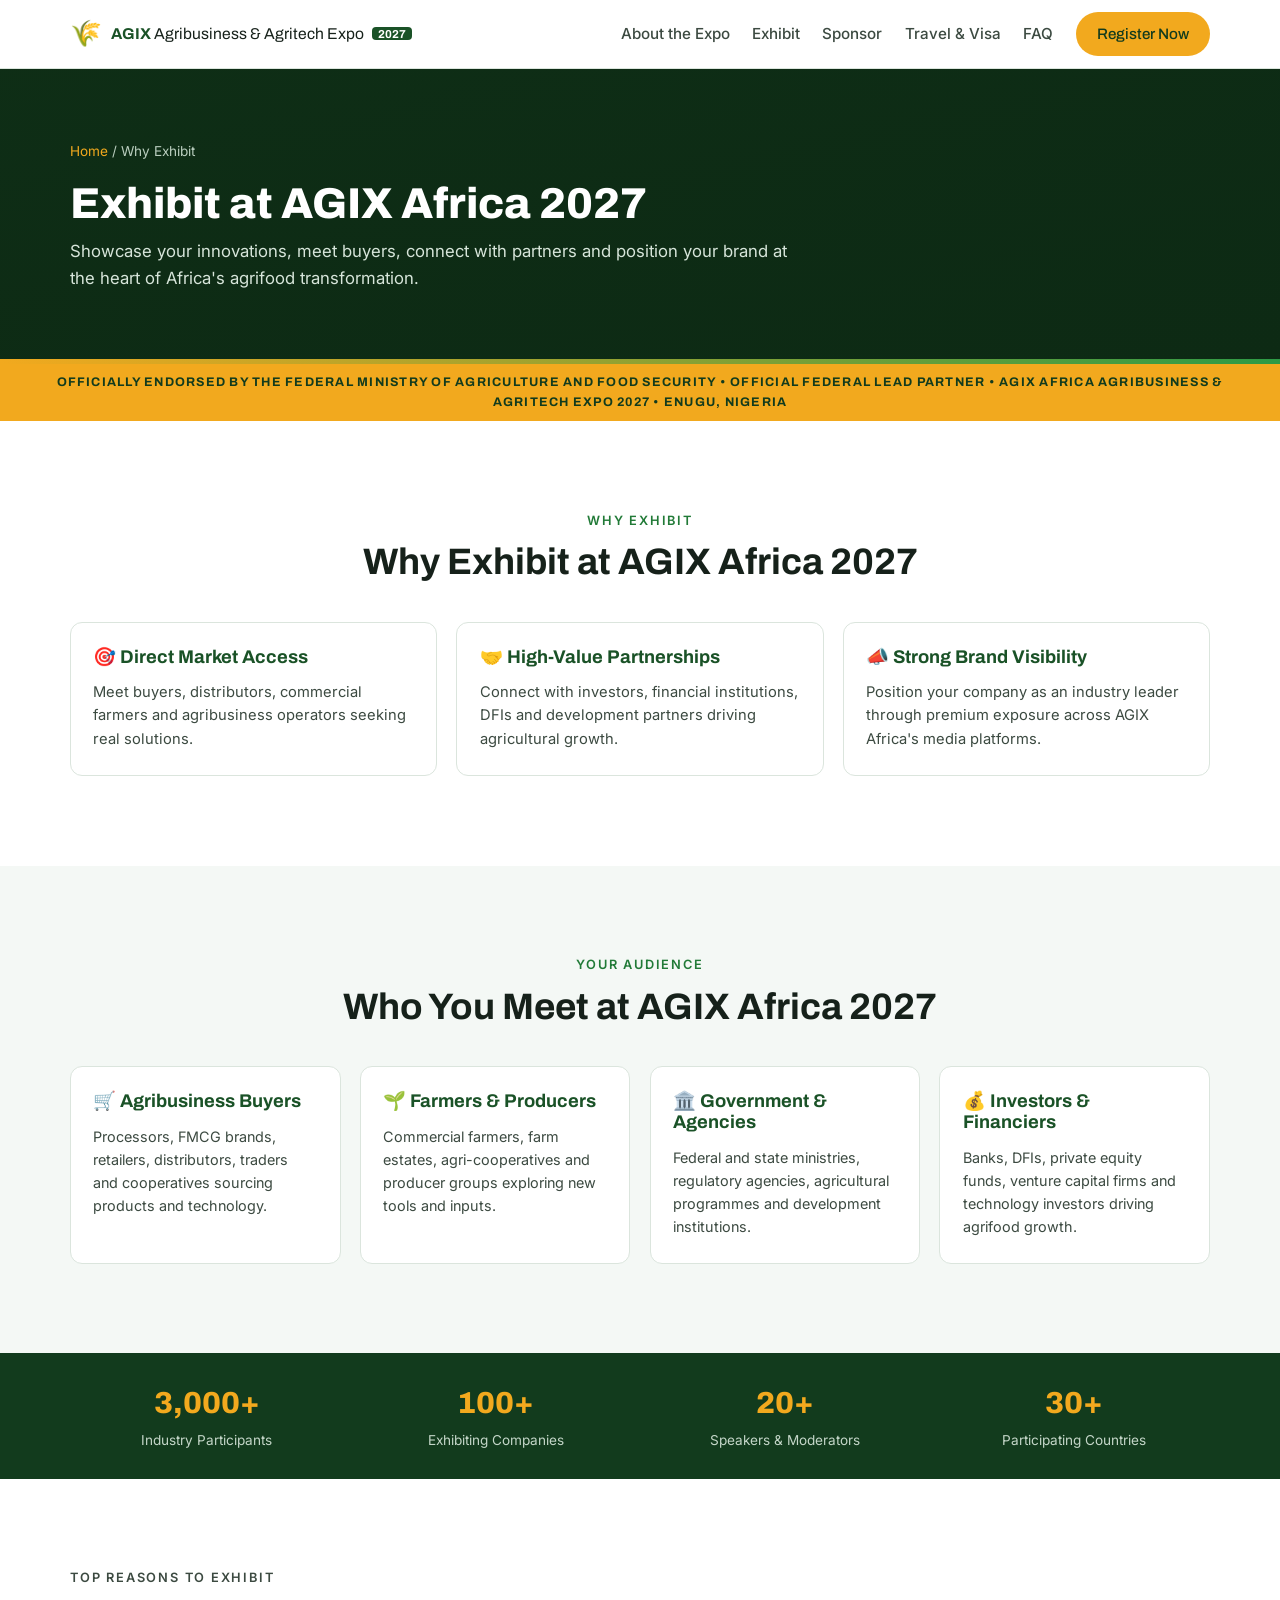
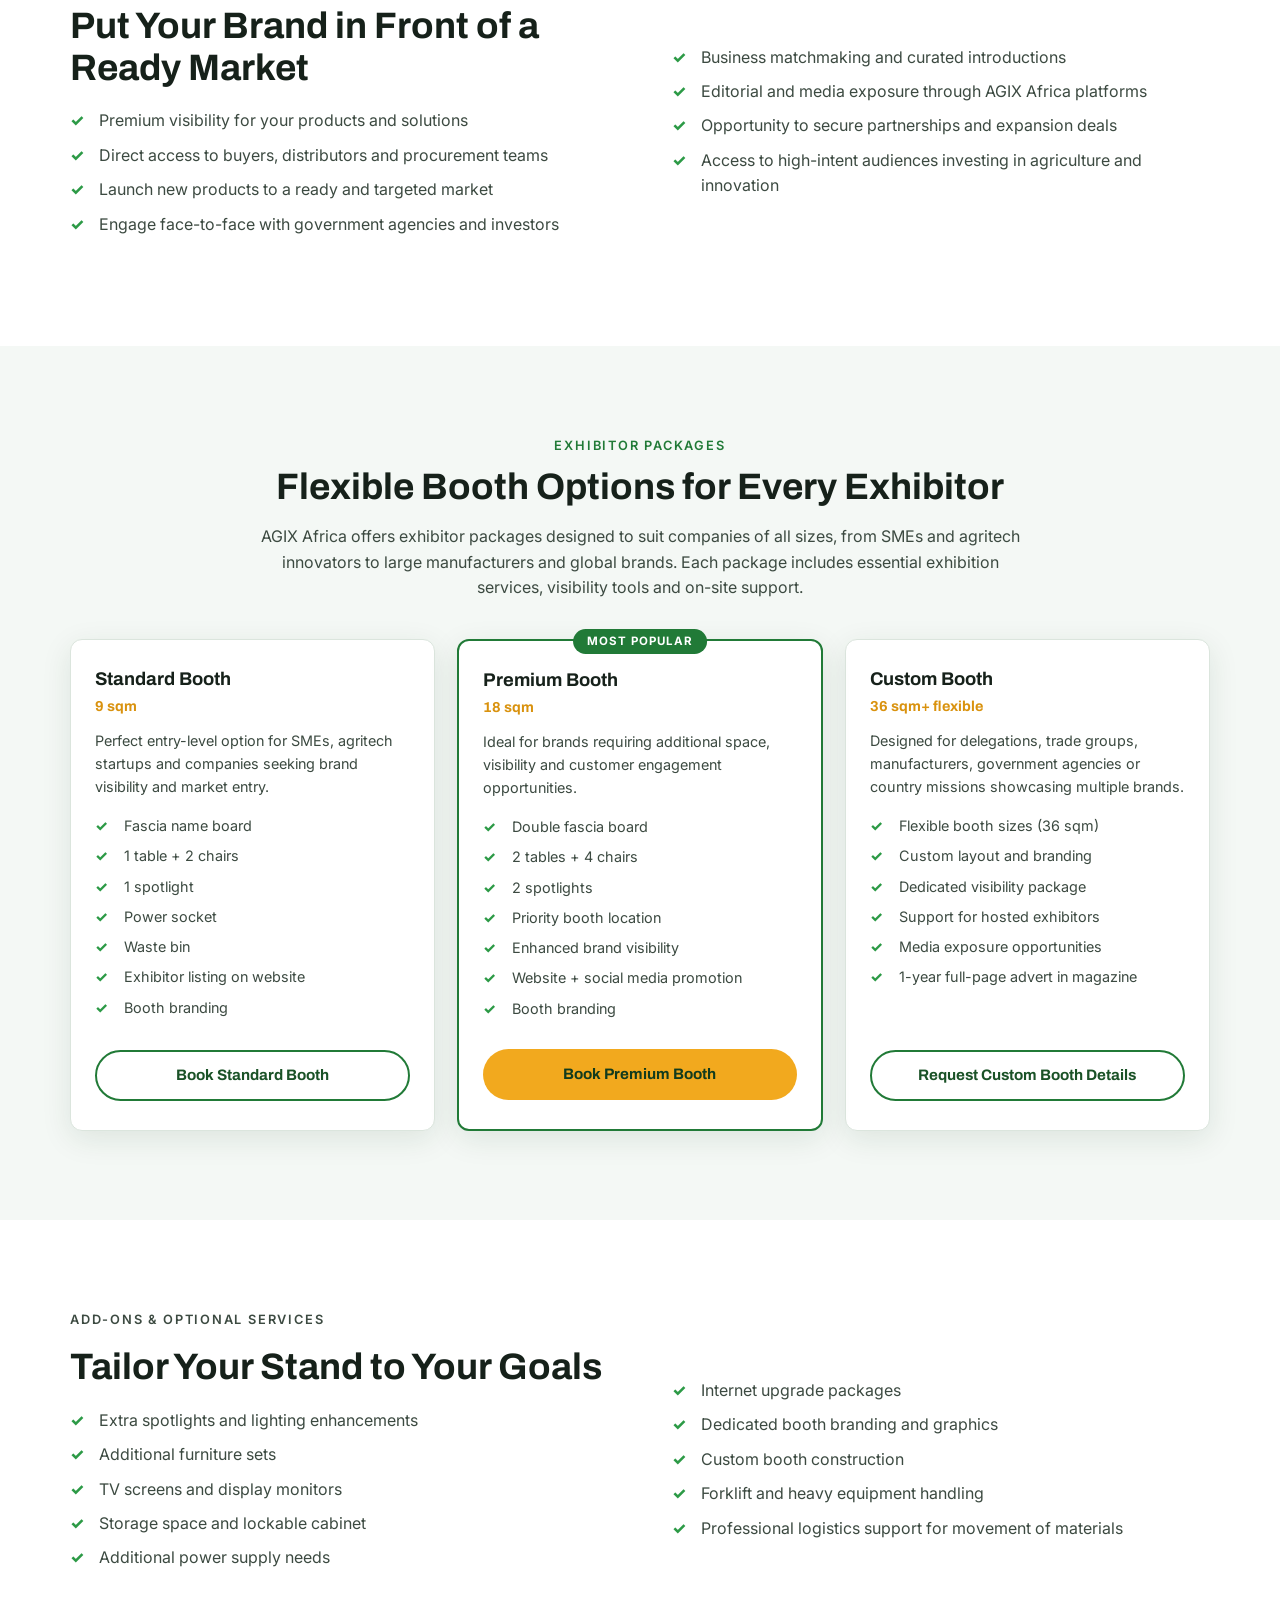
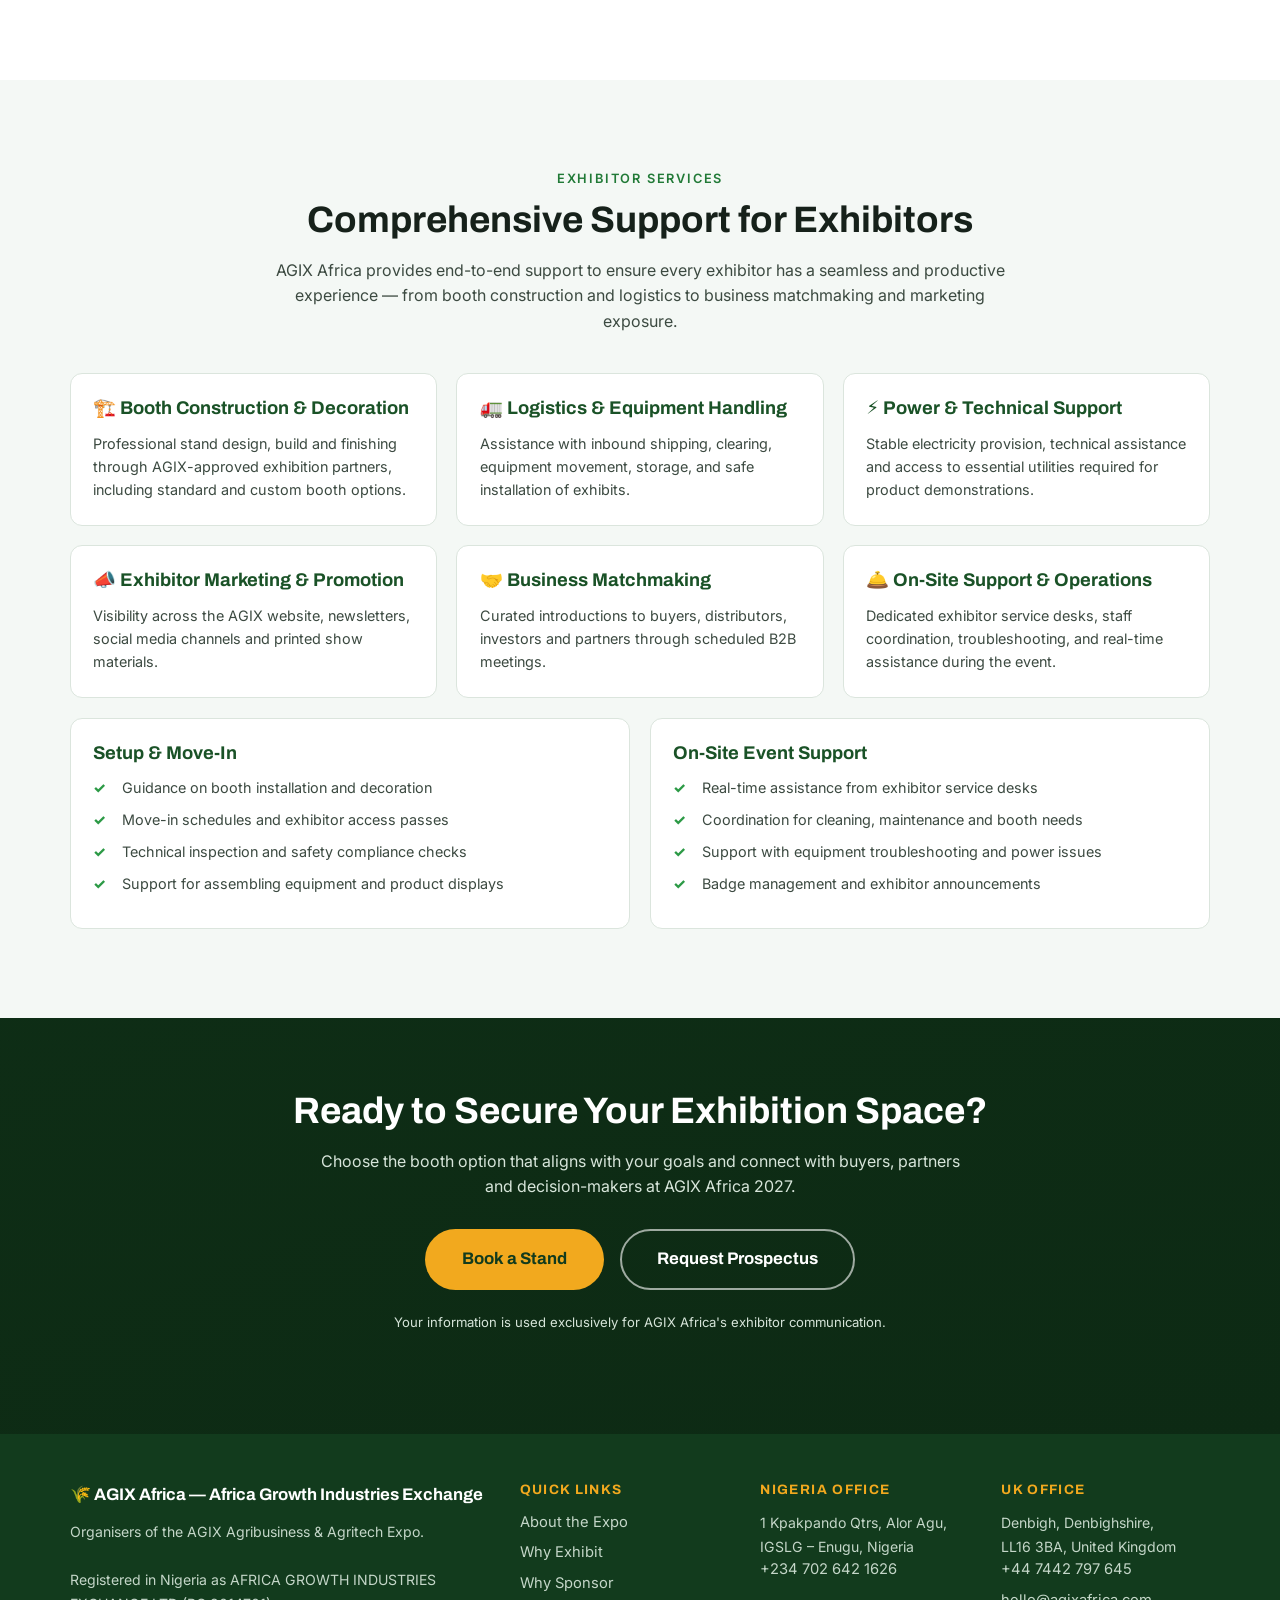
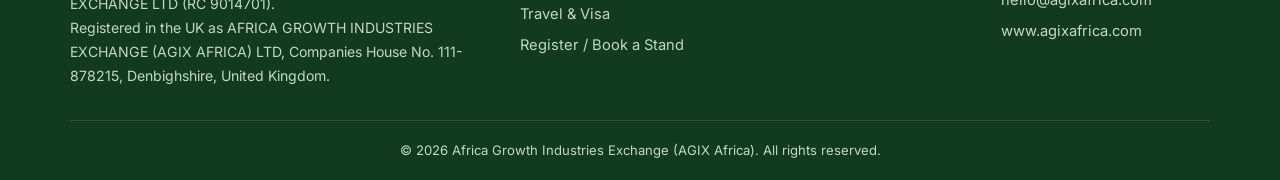
<file: exhibitors.html>
<!DOCTYPE html>
<html lang="en">
<head>
  <meta charset="UTF-8" />
  <meta name="viewport" content="width=device-width, initial-scale=1.0" />
  <title>Why Exhibit &amp; Exhibitor Packages | AGIX Agribusiness &amp; Agritech Expo 2027</title>
  <meta name="description" content="Exhibit at the AGIX Agribusiness & Agritech Expo 2027 in Enugu, Nigeria. Booth packages from 9sqm to custom pavilions, business matchmaking, logistics and full exhibitor services." />
  <link rel="preconnect" href="https://fonts.googleapis.com" />
  <link rel="preconnect" href="https://fonts.gstatic.com" crossorigin />
  <link href="https://fonts.googleapis.com/css2?family=Archivo:wght@500;600;700;800&family=Inter:wght@400;500;600&display=swap" rel="stylesheet" />
  <link rel="stylesheet" href="css/styles.css" />
  <link rel="icon" href="data:image/svg+xml,%3Csvg xmlns='http://www.w3.org/2000/svg' viewBox='0 0 100 100'%3E%3Ctext y='.9em' font-size='90'%3E%F0%9F%8C%BE%3C/text%3E%3C/svg%3E" />
</head>
<body>

  <header class="site-header" id="top">
    <div class="container header-inner">
      <a class="brand" href="index.html" aria-label="AGIX Expo home">
        <span class="brand-mark" aria-hidden="true">🌾</span>
        <span class="brand-text">
          <strong>AGIX</strong> Agribusiness &amp; Agritech Expo
          <span class="brand-year">2027</span>
        </span>
      </a>
      <nav class="site-nav" id="site-nav" aria-label="Main navigation">
        <a href="about.html">About the Expo</a>
        <a href="exhibitors.html">Exhibit</a>
        <a href="sponsors.html">Sponsor</a>
        <a href="travel.html">Travel &amp; Visa</a>
        <a href="index.html#faq">FAQ</a>
        <a href="index.html#register" class="btn btn-primary btn-nav">Register Now</a>
      </nav>
      <button class="nav-toggle" id="nav-toggle" aria-label="Toggle menu" aria-expanded="false" aria-controls="site-nav">
        <span></span><span></span><span></span>
      </button>
    </div>
  </header>

  <section class="page-hero">
    <div class="container">
      <p class="breadcrumb"><a href="index.html">Home</a> / Why Exhibit</p>
      <h1>Exhibit at AGIX Africa 2027</h1>
      <p class="lead">Showcase your innovations, meet buyers, connect with partners and position your brand at the heart of Africa's agrifood transformation.</p>
    </div>
  </section>

  <div class="endorse-band">Officially endorsed by the Federal Ministry of Agriculture and Food Security • Official Federal Lead Partner • AGIX Africa Agribusiness &amp; Agritech Expo 2027 • Enugu, Nigeria</div>

  <section class="section">
    <div class="container">
      <p class="section-eyebrow center">Why Exhibit</p>
      <h2 class="center">Why Exhibit at AGIX Africa 2027</h2>
      <div class="panel-grid">
        <div class="panel">
          <h3>🎯 Direct Market Access</h3>
          <p style="color:var(--ink-700); font-size:0.92rem;">Meet buyers, distributors, commercial farmers and agribusiness operators seeking real solutions.</p>
        </div>
        <div class="panel">
          <h3>🤝 High-Value Partnerships</h3>
          <p style="color:var(--ink-700); font-size:0.92rem;">Connect with investors, financial institutions, DFIs and development partners driving agricultural growth.</p>
        </div>
        <div class="panel">
          <h3>📣 Strong Brand Visibility</h3>
          <p style="color:var(--ink-700); font-size:0.92rem;">Position your company as an industry leader through premium exposure across AGIX Africa's media platforms.</p>
        </div>
      </div>
    </div>
  </section>

  <section class="section section-alt">
    <div class="container">
      <p class="section-eyebrow center">Your Audience</p>
      <h2 class="center">Who You Meet at AGIX Africa 2027</h2>
      <div class="panel-grid cols-4">
        <div class="panel">
          <h3>🛒 Agribusiness Buyers</h3>
          <p style="color:var(--ink-700); font-size:0.9rem;">Processors, FMCG brands, retailers, distributors, traders and cooperatives sourcing products and technology.</p>
        </div>
        <div class="panel">
          <h3>🌱 Farmers &amp; Producers</h3>
          <p style="color:var(--ink-700); font-size:0.9rem;">Commercial farmers, farm estates, agri-cooperatives and producer groups exploring new tools and inputs.</p>
        </div>
        <div class="panel">
          <h3>🏛️ Government &amp; Agencies</h3>
          <p style="color:var(--ink-700); font-size:0.9rem;">Federal and state ministries, regulatory agencies, agricultural programmes and development institutions.</p>
        </div>
        <div class="panel">
          <h3>💰 Investors &amp; Financiers</h3>
          <p style="color:var(--ink-700); font-size:0.9rem;">Banks, DFIs, private equity funds, venture capital firms and technology investors driving agrifood growth.</p>
        </div>
      </div>
    </div>
  </section>

  <section class="stats-strip" aria-label="Key figures">
    <div class="container stats-inner">
      <div class="stat"><strong>3,000+</strong><span>Industry Participants</span></div>
      <div class="stat"><strong>100+</strong><span>Exhibiting Companies</span></div>
      <div class="stat"><strong>20+</strong><span>Speakers &amp; Moderators</span></div>
      <div class="stat"><strong>30+</strong><span>Participating Countries</span></div>
    </div>
  </section>

  <section class="section">
    <div class="container grid-2">
      <div>
        <p class="section-eyebrow">Top Reasons to Exhibit</p>
        <h2>Put Your Brand in Front of a Ready Market</h2>
        <ul class="checklist">
          <li>Premium visibility for your products and solutions</li>
          <li>Direct access to buyers, distributors and procurement teams</li>
          <li>Launch new products to a ready and targeted market</li>
          <li>Engage face-to-face with government agencies and investors</li>
        </ul>
      </div>
      <div>
        <ul class="checklist" style="margin-top:2.4rem;">
          <li>Business matchmaking and curated introductions</li>
          <li>Editorial and media exposure through AGIX Africa platforms</li>
          <li>Opportunity to secure partnerships and expansion deals</li>
          <li>Access to high-intent audiences investing in agriculture and innovation</li>
        </ul>
      </div>
    </div>
  </section>

  <section class="section section-alt" id="packages">
    <div class="container">
      <p class="section-eyebrow center">Exhibitor Packages</p>
      <h2 class="center">Flexible Booth Options for Every Exhibitor</h2>
      <p class="center" style="max-width:760px; margin:1rem auto 0; color:var(--ink-700);">
        AGIX Africa offers exhibitor packages designed to suit companies of all sizes, from SMEs and
        agritech innovators to large manufacturers and global brands. Each package includes essential
        exhibition services, visibility tools and on-site support.
      </p>
      <div class="package-grid">
        <div class="package-card">
          <h3>Standard Booth</h3>
          <p class="package-size">9 sqm</p>
          <p>Perfect entry-level option for SMEs, agritech startups and companies seeking brand visibility and market entry.</p>
          <ul class="checklist">
            <li>Fascia name board</li>
            <li>1 table + 2 chairs</li>
            <li>1 spotlight</li>
            <li>Power socket</li>
            <li>Waste bin</li>
            <li>Exhibitor listing on website</li>
            <li>Booth branding</li>
          </ul>
          <a href="index.html?category=Exhibitor#register" class="btn btn-outline btn-block">Book Standard Booth</a>
        </div>
        <div class="package-card popular">
          <span class="popular-tag">Most Popular</span>
          <h3>Premium Booth</h3>
          <p class="package-size">18 sqm</p>
          <p>Ideal for brands requiring additional space, visibility and customer engagement opportunities.</p>
          <ul class="checklist">
            <li>Double fascia board</li>
            <li>2 tables + 4 chairs</li>
            <li>2 spotlights</li>
            <li>Priority booth location</li>
            <li>Enhanced brand visibility</li>
            <li>Website + social media promotion</li>
            <li>Booth branding</li>
          </ul>
          <a href="index.html?category=Exhibitor#register" class="btn btn-primary btn-block">Book Premium Booth</a>
        </div>
        <div class="package-card">
          <h3>Custom Booth</h3>
          <p class="package-size">36 sqm+ flexible</p>
          <p>Designed for delegations, trade groups, manufacturers, government agencies or country missions showcasing multiple brands.</p>
          <ul class="checklist">
            <li>Flexible booth sizes (36 sqm)</li>
            <li>Custom layout and branding</li>
            <li>Dedicated visibility package</li>
            <li>Support for hosted exhibitors</li>
            <li>Media exposure opportunities</li>
            <li>1-year full-page advert in magazine</li>
          </ul>
          <a href="index.html?category=Exhibitor#register" class="btn btn-outline btn-block">Request Custom Booth Details</a>
        </div>
      </div>
    </div>
  </section>

  <section class="section">
    <div class="container grid-2">
      <div>
        <p class="section-eyebrow">Add-ons &amp; Optional Services</p>
        <h2>Tailor Your Stand to Your Goals</h2>
        <ul class="checklist">
          <li>Extra spotlights and lighting enhancements</li>
          <li>Additional furniture sets</li>
          <li>TV screens and display monitors</li>
          <li>Storage space and lockable cabinet</li>
          <li>Additional power supply needs</li>
        </ul>
      </div>
      <div>
        <ul class="checklist" style="margin-top:2.4rem;">
          <li>Internet upgrade packages</li>
          <li>Dedicated booth branding and graphics</li>
          <li>Custom booth construction</li>
          <li>Forklift and heavy equipment handling</li>
          <li>Professional logistics support for movement of materials</li>
        </ul>
      </div>
    </div>
  </section>

  <section class="section section-alt" id="services">
    <div class="container">
      <p class="section-eyebrow center">Exhibitor Services</p>
      <h2 class="center">Comprehensive Support for Exhibitors</h2>
      <p class="center" style="max-width:760px; margin:1rem auto 0; color:var(--ink-700);">
        AGIX Africa provides end-to-end support to ensure every exhibitor has a seamless and productive
        experience — from booth construction and logistics to business matchmaking and marketing exposure.
      </p>
      <div class="panel-grid">
        <div class="panel">
          <h3>🏗️ Booth Construction &amp; Decoration</h3>
          <p style="color:var(--ink-700); font-size:0.9rem;">Professional stand design, build and finishing through AGIX-approved exhibition partners, including standard and custom booth options.</p>
        </div>
        <div class="panel">
          <h3>🚛 Logistics &amp; Equipment Handling</h3>
          <p style="color:var(--ink-700); font-size:0.9rem;">Assistance with inbound shipping, clearing, equipment movement, storage, and safe installation of exhibits.</p>
        </div>
        <div class="panel">
          <h3>⚡ Power &amp; Technical Support</h3>
          <p style="color:var(--ink-700); font-size:0.9rem;">Stable electricity provision, technical assistance and access to essential utilities required for product demonstrations.</p>
        </div>
        <div class="panel">
          <h3>📣 Exhibitor Marketing &amp; Promotion</h3>
          <p style="color:var(--ink-700); font-size:0.9rem;">Visibility across the AGIX website, newsletters, social media channels and printed show materials.</p>
        </div>
        <div class="panel">
          <h3>🤝 Business Matchmaking</h3>
          <p style="color:var(--ink-700); font-size:0.9rem;">Curated introductions to buyers, distributors, investors and partners through scheduled B2B meetings.</p>
        </div>
        <div class="panel">
          <h3>🛎️ On-Site Support &amp; Operations</h3>
          <p style="color:var(--ink-700); font-size:0.9rem;">Dedicated exhibitor service desks, staff coordination, troubleshooting, and real-time assistance during the event.</p>
        </div>
      </div>
      <div class="panel-grid cols-2" style="margin-top:1.2rem;">
        <div class="panel">
          <h3>Setup &amp; Move-In</h3>
          <ul class="checklist">
            <li>Guidance on booth installation and decoration</li>
            <li>Move-in schedules and exhibitor access passes</li>
            <li>Technical inspection and safety compliance checks</li>
            <li>Support for assembling equipment and product displays</li>
          </ul>
        </div>
        <div class="panel">
          <h3>On-Site Event Support</h3>
          <ul class="checklist">
            <li>Real-time assistance from exhibitor service desks</li>
            <li>Coordination for cleaning, maintenance and booth needs</li>
            <li>Support with equipment troubleshooting and power issues</li>
            <li>Badge management and exhibitor announcements</li>
          </ul>
        </div>
      </div>
    </div>
  </section>

  <section class="cta-band">
    <div class="container">
      <h2>Ready to Secure Your Exhibition Space?</h2>
      <p>Choose the booth option that aligns with your goals and connect with buyers, partners and decision-makers at AGIX Africa 2027.</p>
      <div class="hero-cta">
        <a href="index.html?category=Exhibitor#register" class="btn btn-primary btn-lg">Book a Stand</a>
        <a href="mailto:hello@agixafrica.com?subject=AGIX%20Expo%202027%20Prospectus%20Request" class="btn btn-outline btn-lg">Request Prospectus</a>
      </div>
      <p style="margin-top:1.4rem; font-size:0.82rem;">Your information is used exclusively for AGIX Africa's exhibitor communication.</p>
    </div>
  </section>

  <footer class="site-footer">
    <div class="container footer-grid">
      <div>
        <p class="footer-brand"><span aria-hidden="true">🌾</span> AGIX Africa — Africa Growth Industries Exchange</p>
        <p class="footer-muted">
          Organisers of the AGIX Agribusiness &amp; Agritech Expo.<br /><br />
          Registered in Nigeria as AFRICA GROWTH INDUSTRIES EXCHANGE LTD (RC 9014701).<br />
          Registered in the UK as AFRICA GROWTH INDUSTRIES EXCHANGE (AGIX AFRICA) LTD,
          Companies House No. 111-878215, Denbighshire, United Kingdom.
        </p>
      </div>
      <div>
        <h4>Quick Links</h4>
        <a href="about.html">About the Expo</a>
        <a href="exhibitors.html">Why Exhibit</a>
        <a href="sponsors.html">Why Sponsor</a>
        <a href="travel.html">Travel &amp; Visa</a>
        <a href="index.html#register">Register / Book a Stand</a>
      </div>
      <div>
        <h4>Nigeria Office</h4>
        <p class="footer-muted">1 Kpakpando Qtrs, Alor Agu,<br />IGSLG – Enugu, Nigeria</p>
        <a href="tel:+2347026421626">+234 702 642 1626</a>
      </div>
      <div>
        <h4>UK Office</h4>
        <p class="footer-muted">Denbigh, Denbighshire,<br />LL16 3BA, United Kingdom</p>
        <a href="tel:+447442797645">+44 7442 797 645</a>
        <a href="mailto:hello@agixafrica.com">hello@agixafrica.com</a>
        <a href="https://www.agixafrica.com" target="_blank" rel="noopener">www.agixafrica.com</a>
      </div>
    </div>
    <div class="container footer-bottom">
      <p>© 2026 Africa Growth Industries Exchange (AGIX Africa). All rights reserved.</p>
    </div>
  </footer>

  <script src="js/main.js"></script>
</body>
</html>
</file>
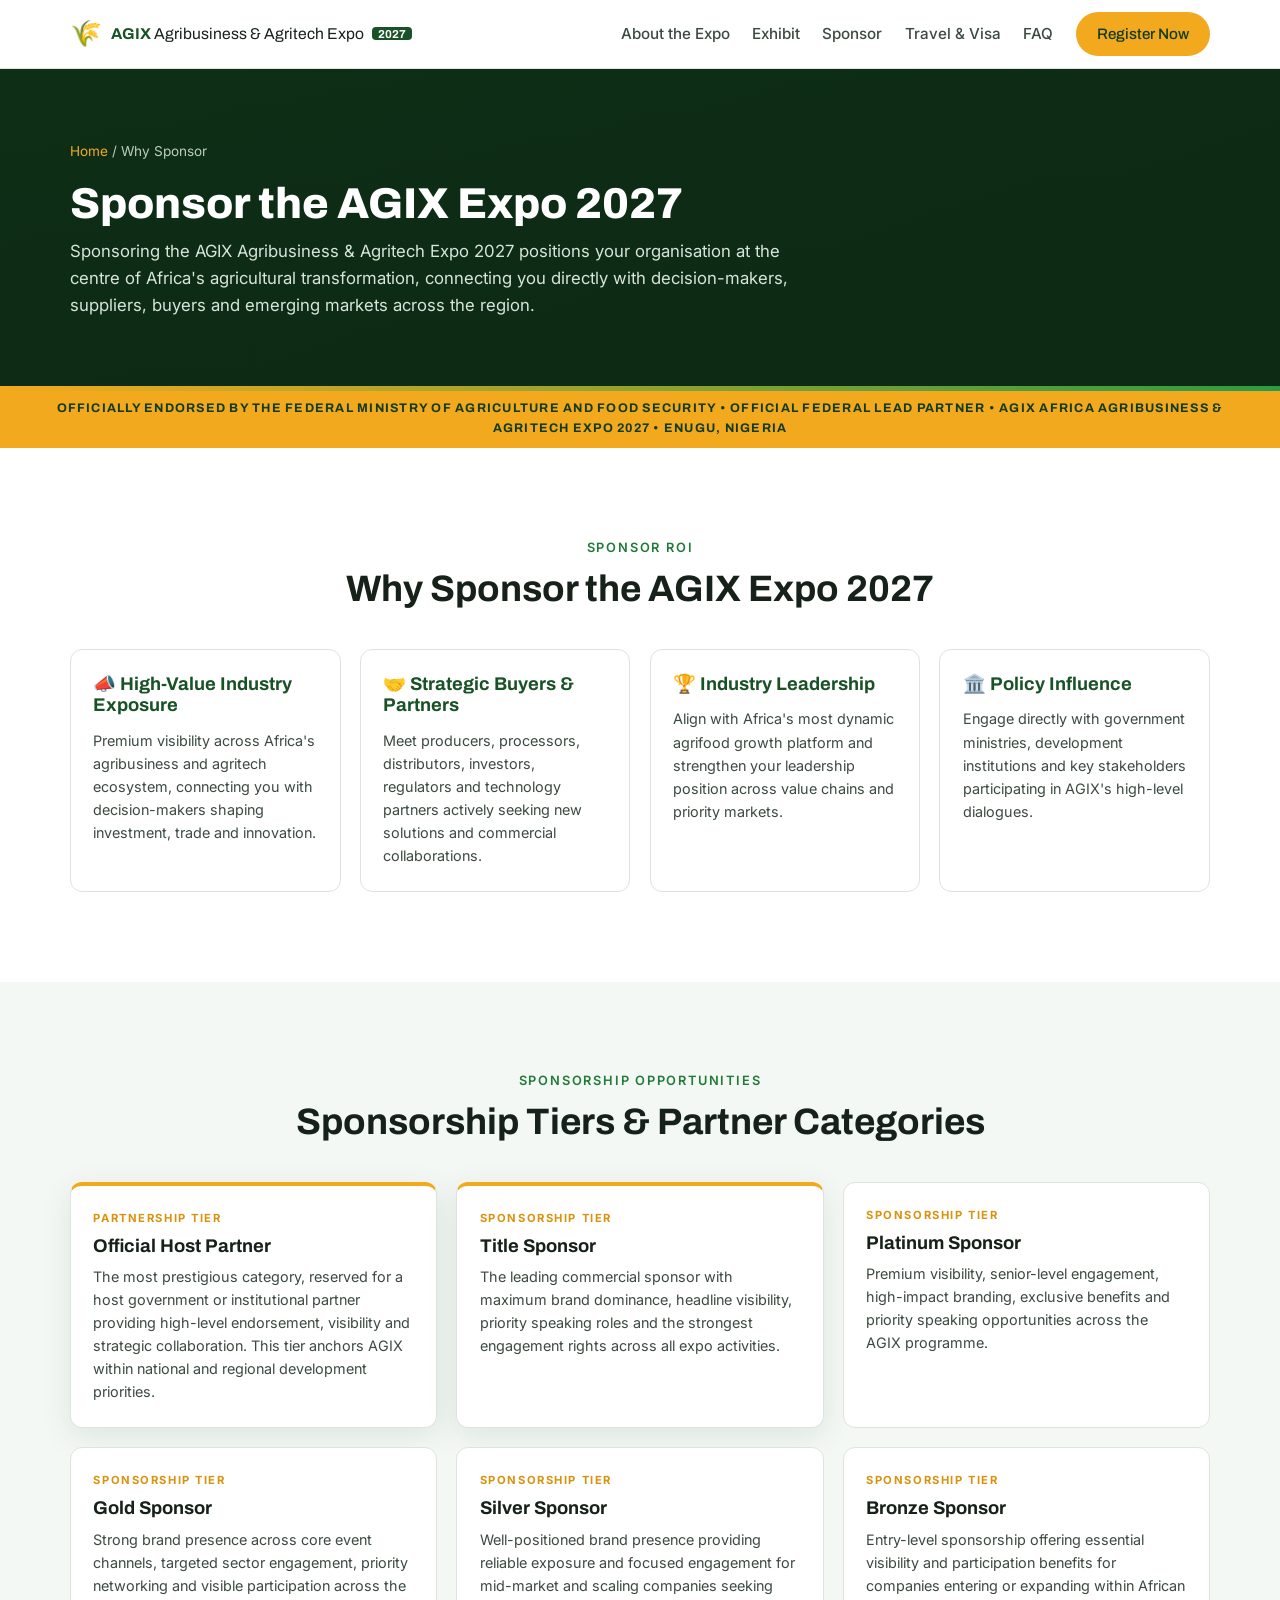
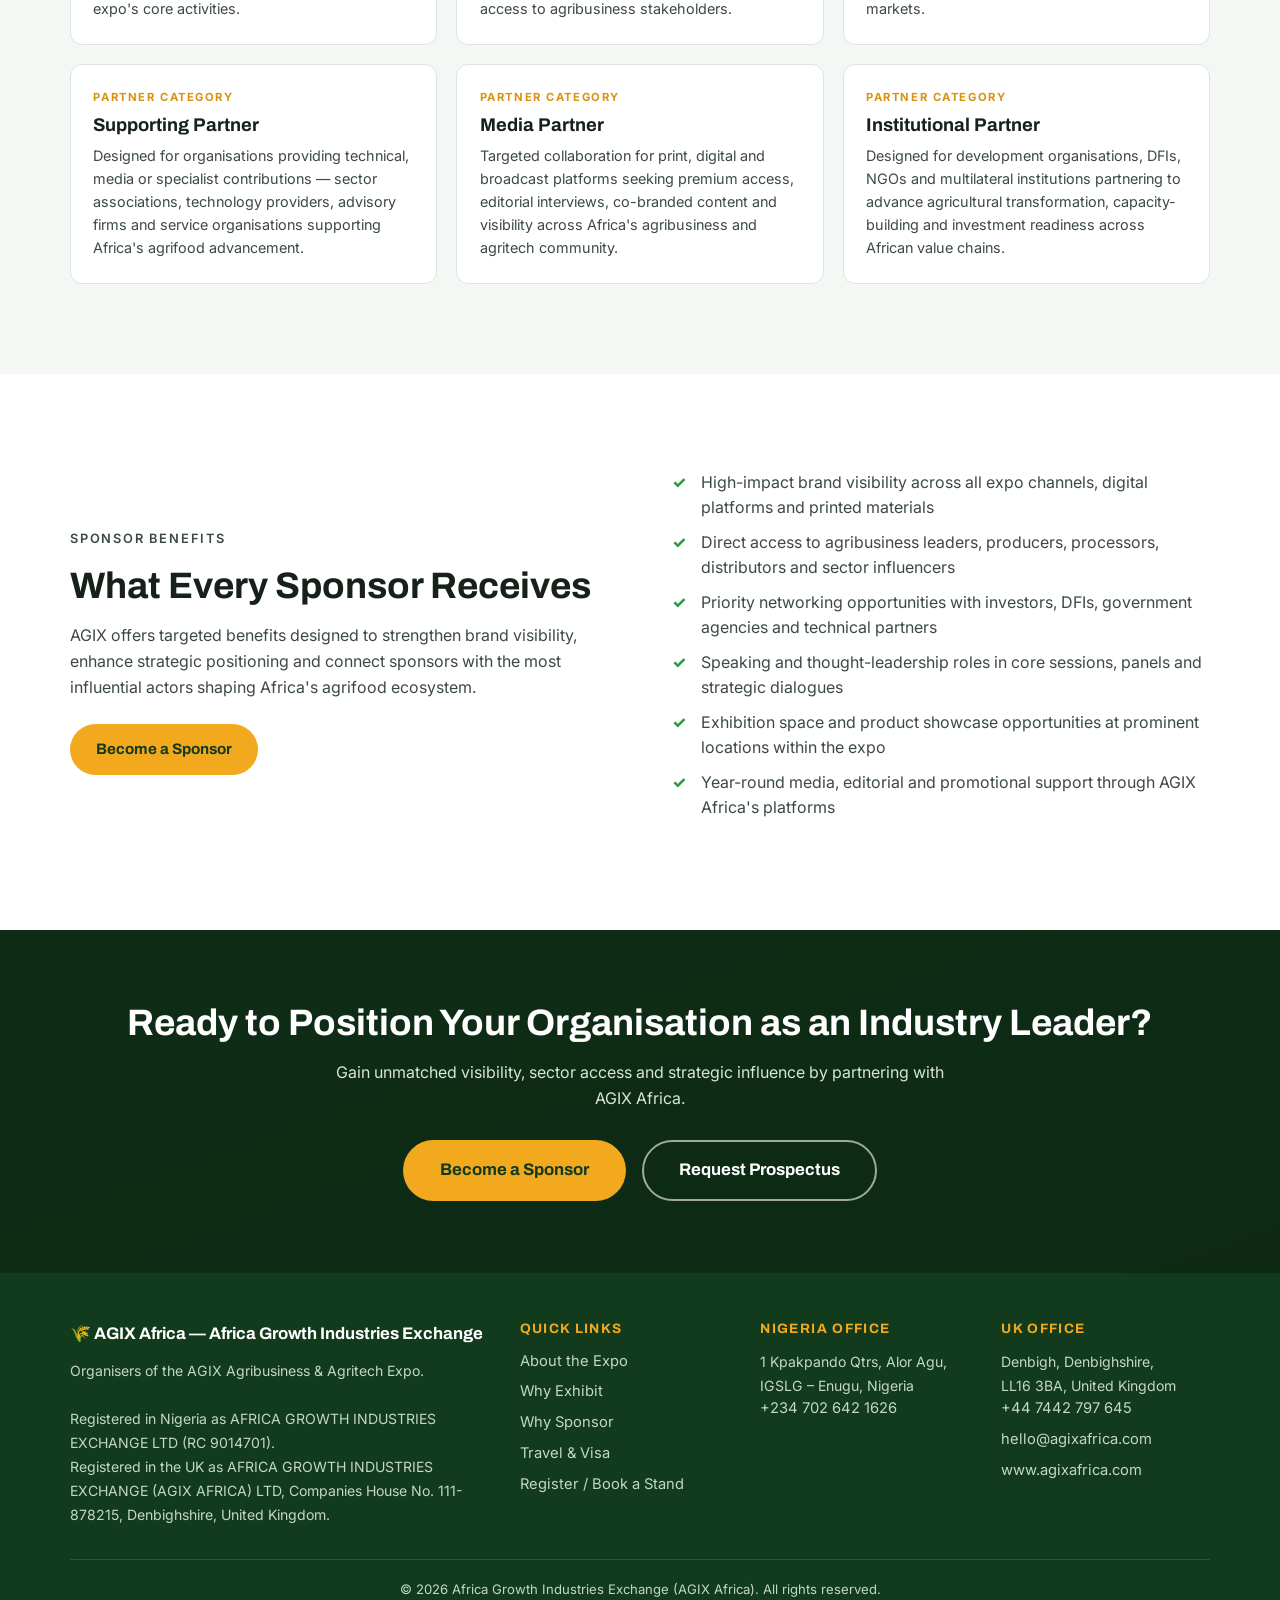
<file: sponsors.html>
<!DOCTYPE html>
<html lang="en">
<head>
  <meta charset="UTF-8" />
  <meta name="viewport" content="width=device-width, initial-scale=1.0" />
  <title>Why Sponsor &amp; Sponsorship Packages | AGIX Agribusiness &amp; Agritech Expo 2027</title>
  <meta name="description" content="Sponsor the AGIX Agribusiness & Agritech Expo 2027. Sponsorship tiers from Title to Bronze, plus Supporting, Media and Institutional partner categories. Position your brand at the centre of Africa's agricultural transformation." />
  <link rel="preconnect" href="https://fonts.googleapis.com" />
  <link rel="preconnect" href="https://fonts.gstatic.com" crossorigin />
  <link href="https://fonts.googleapis.com/css2?family=Archivo:wght@500;600;700;800&family=Inter:wght@400;500;600&display=swap" rel="stylesheet" />
  <link rel="stylesheet" href="css/styles.css" />
  <link rel="icon" href="data:image/svg+xml,%3Csvg xmlns='http://www.w3.org/2000/svg' viewBox='0 0 100 100'%3E%3Ctext y='.9em' font-size='90'%3E%F0%9F%8C%BE%3C/text%3E%3C/svg%3E" />
</head>
<body>

  <header class="site-header" id="top">
    <div class="container header-inner">
      <a class="brand" href="index.html" aria-label="AGIX Expo home">
        <span class="brand-mark" aria-hidden="true">🌾</span>
        <span class="brand-text">
          <strong>AGIX</strong> Agribusiness &amp; Agritech Expo
          <span class="brand-year">2027</span>
        </span>
      </a>
      <nav class="site-nav" id="site-nav" aria-label="Main navigation">
        <a href="about.html">About the Expo</a>
        <a href="exhibitors.html">Exhibit</a>
        <a href="sponsors.html">Sponsor</a>
        <a href="travel.html">Travel &amp; Visa</a>
        <a href="index.html#faq">FAQ</a>
        <a href="index.html#register" class="btn btn-primary btn-nav">Register Now</a>
      </nav>
      <button class="nav-toggle" id="nav-toggle" aria-label="Toggle menu" aria-expanded="false" aria-controls="site-nav">
        <span></span><span></span><span></span>
      </button>
    </div>
  </header>

  <section class="page-hero">
    <div class="container">
      <p class="breadcrumb"><a href="index.html">Home</a> / Why Sponsor</p>
      <h1>Sponsor the AGIX Expo 2027</h1>
      <p class="lead">
        Sponsoring the AGIX Agribusiness &amp; Agritech Expo 2027 positions your organisation at the
        centre of Africa's agricultural transformation, connecting you directly with decision-makers,
        suppliers, buyers and emerging markets across the region.
      </p>
    </div>
  </section>

  <div class="endorse-band">Officially endorsed by the Federal Ministry of Agriculture and Food Security • Official Federal Lead Partner • AGIX Africa Agribusiness &amp; Agritech Expo 2027 • Enugu, Nigeria</div>

  <section class="section">
    <div class="container">
      <p class="section-eyebrow center">Sponsor ROI</p>
      <h2 class="center">Why Sponsor the AGIX Expo 2027</h2>
      <div class="panel-grid cols-4">
        <div class="panel">
          <h3>📣 High-Value Industry Exposure</h3>
          <p style="color:var(--ink-700); font-size:0.9rem;">Premium visibility across Africa's agribusiness and agritech ecosystem, connecting you with decision-makers shaping investment, trade and innovation.</p>
        </div>
        <div class="panel">
          <h3>🤝 Strategic Buyers &amp; Partners</h3>
          <p style="color:var(--ink-700); font-size:0.9rem;">Meet producers, processors, distributors, investors, regulators and technology partners actively seeking new solutions and commercial collaborations.</p>
        </div>
        <div class="panel">
          <h3>🏆 Industry Leadership</h3>
          <p style="color:var(--ink-700); font-size:0.9rem;">Align with Africa's most dynamic agrifood growth platform and strengthen your leadership position across value chains and priority markets.</p>
        </div>
        <div class="panel">
          <h3>🏛️ Policy Influence</h3>
          <p style="color:var(--ink-700); font-size:0.9rem;">Engage directly with government ministries, development institutions and key stakeholders participating in AGIX's high-level dialogues.</p>
        </div>
      </div>
    </div>
  </section>

  <section class="section section-alt" id="packages">
    <div class="container">
      <p class="section-eyebrow center">Sponsorship Opportunities</p>
      <h2 class="center">Sponsorship Tiers &amp; Partner Categories</h2>
      <div class="tier-grid">
        <div class="tier-card highlight">
          <span class="tier-label">Partnership Tier</span>
          <h3>Official Host Partner</h3>
          <p>The most prestigious category, reserved for a host government or institutional partner providing high-level endorsement, visibility and strategic collaboration. This tier anchors AGIX within national and regional development priorities.</p>
        </div>
        <div class="tier-card highlight">
          <span class="tier-label">Sponsorship Tier</span>
          <h3>Title Sponsor</h3>
          <p>The leading commercial sponsor with maximum brand dominance, headline visibility, priority speaking roles and the strongest engagement rights across all expo activities.</p>
        </div>
        <div class="tier-card">
          <span class="tier-label">Sponsorship Tier</span>
          <h3>Platinum Sponsor</h3>
          <p>Premium visibility, senior-level engagement, high-impact branding, exclusive benefits and priority speaking opportunities across the AGIX programme.</p>
        </div>
        <div class="tier-card">
          <span class="tier-label">Sponsorship Tier</span>
          <h3>Gold Sponsor</h3>
          <p>Strong brand presence across core event channels, targeted sector engagement, priority networking and visible participation across the expo's core activities.</p>
        </div>
        <div class="tier-card">
          <span class="tier-label">Sponsorship Tier</span>
          <h3>Silver Sponsor</h3>
          <p>Well-positioned brand presence providing reliable exposure and focused engagement for mid-market and scaling companies seeking access to agribusiness stakeholders.</p>
        </div>
        <div class="tier-card">
          <span class="tier-label">Sponsorship Tier</span>
          <h3>Bronze Sponsor</h3>
          <p>Entry-level sponsorship offering essential visibility and participation benefits for companies entering or expanding within African markets.</p>
        </div>
        <div class="tier-card">
          <span class="tier-label">Partner Category</span>
          <h3>Supporting Partner</h3>
          <p>Designed for organisations providing technical, media or specialist contributions — sector associations, technology providers, advisory firms and service organisations supporting Africa's agrifood advancement.</p>
        </div>
        <div class="tier-card">
          <span class="tier-label">Partner Category</span>
          <h3>Media Partner</h3>
          <p>Targeted collaboration for print, digital and broadcast platforms seeking premium access, editorial interviews, co-branded content and visibility across Africa's agribusiness and agritech community.</p>
        </div>
        <div class="tier-card">
          <span class="tier-label">Partner Category</span>
          <h3>Institutional Partner</h3>
          <p>Designed for development organisations, DFIs, NGOs and multilateral institutions partnering to advance agricultural transformation, capacity-building and investment readiness across African value chains.</p>
        </div>
      </div>
    </div>
  </section>

  <section class="section">
    <div class="container grid-2">
      <div>
        <p class="section-eyebrow">Sponsor Benefits</p>
        <h2>What Every Sponsor Receives</h2>
        <p>
          AGIX offers targeted benefits designed to strengthen brand visibility, enhance strategic
          positioning and connect sponsors with the most influential actors shaping Africa's
          agrifood ecosystem.
        </p>
        <a href="index.html?category=Sponsor#register" class="btn btn-primary">Become a Sponsor</a>
      </div>
      <div>
        <ul class="checklist" style="margin-top:0.4rem;">
          <li>High-impact brand visibility across all expo channels, digital platforms and printed materials</li>
          <li>Direct access to agribusiness leaders, producers, processors, distributors and sector influencers</li>
          <li>Priority networking opportunities with investors, DFIs, government agencies and technical partners</li>
          <li>Speaking and thought-leadership roles in core sessions, panels and strategic dialogues</li>
          <li>Exhibition space and product showcase opportunities at prominent locations within the expo</li>
          <li>Year-round media, editorial and promotional support through AGIX Africa's platforms</li>
        </ul>
      </div>
    </div>
  </section>

  <section class="cta-band">
    <div class="container">
      <h2>Ready to Position Your Organisation as an Industry Leader?</h2>
      <p>Gain unmatched visibility, sector access and strategic influence by partnering with AGIX Africa.</p>
      <div class="hero-cta">
        <a href="index.html?category=Sponsor#register" class="btn btn-primary btn-lg">Become a Sponsor</a>
        <a href="mailto:hello@agixafrica.com?subject=AGIX%20Expo%202027%20Sponsorship%20Prospectus%20Request" class="btn btn-outline btn-lg">Request Prospectus</a>
      </div>
    </div>
  </section>

  <footer class="site-footer">
    <div class="container footer-grid">
      <div>
        <p class="footer-brand"><span aria-hidden="true">🌾</span> AGIX Africa — Africa Growth Industries Exchange</p>
        <p class="footer-muted">
          Organisers of the AGIX Agribusiness &amp; Agritech Expo.<br /><br />
          Registered in Nigeria as AFRICA GROWTH INDUSTRIES EXCHANGE LTD (RC 9014701).<br />
          Registered in the UK as AFRICA GROWTH INDUSTRIES EXCHANGE (AGIX AFRICA) LTD,
          Companies House No. 111-878215, Denbighshire, United Kingdom.
        </p>
      </div>
      <div>
        <h4>Quick Links</h4>
        <a href="about.html">About the Expo</a>
        <a href="exhibitors.html">Why Exhibit</a>
        <a href="sponsors.html">Why Sponsor</a>
        <a href="travel.html">Travel &amp; Visa</a>
        <a href="index.html#register">Register / Book a Stand</a>
      </div>
      <div>
        <h4>Nigeria Office</h4>
        <p class="footer-muted">1 Kpakpando Qtrs, Alor Agu,<br />IGSLG – Enugu, Nigeria</p>
        <a href="tel:+2347026421626">+234 702 642 1626</a>
      </div>
      <div>
        <h4>UK Office</h4>
        <p class="footer-muted">Denbigh, Denbighshire,<br />LL16 3BA, United Kingdom</p>
        <a href="tel:+447442797645">+44 7442 797 645</a>
        <a href="mailto:hello@agixafrica.com">hello@agixafrica.com</a>
        <a href="https://www.agixafrica.com" target="_blank" rel="noopener">www.agixafrica.com</a>
      </div>
    </div>
    <div class="container footer-bottom">
      <p>© 2026 Africa Growth Industries Exchange (AGIX Africa). All rights reserved.</p>
    </div>
  </footer>

  <script src="js/main.js"></script>
</body>
</html>
</file>
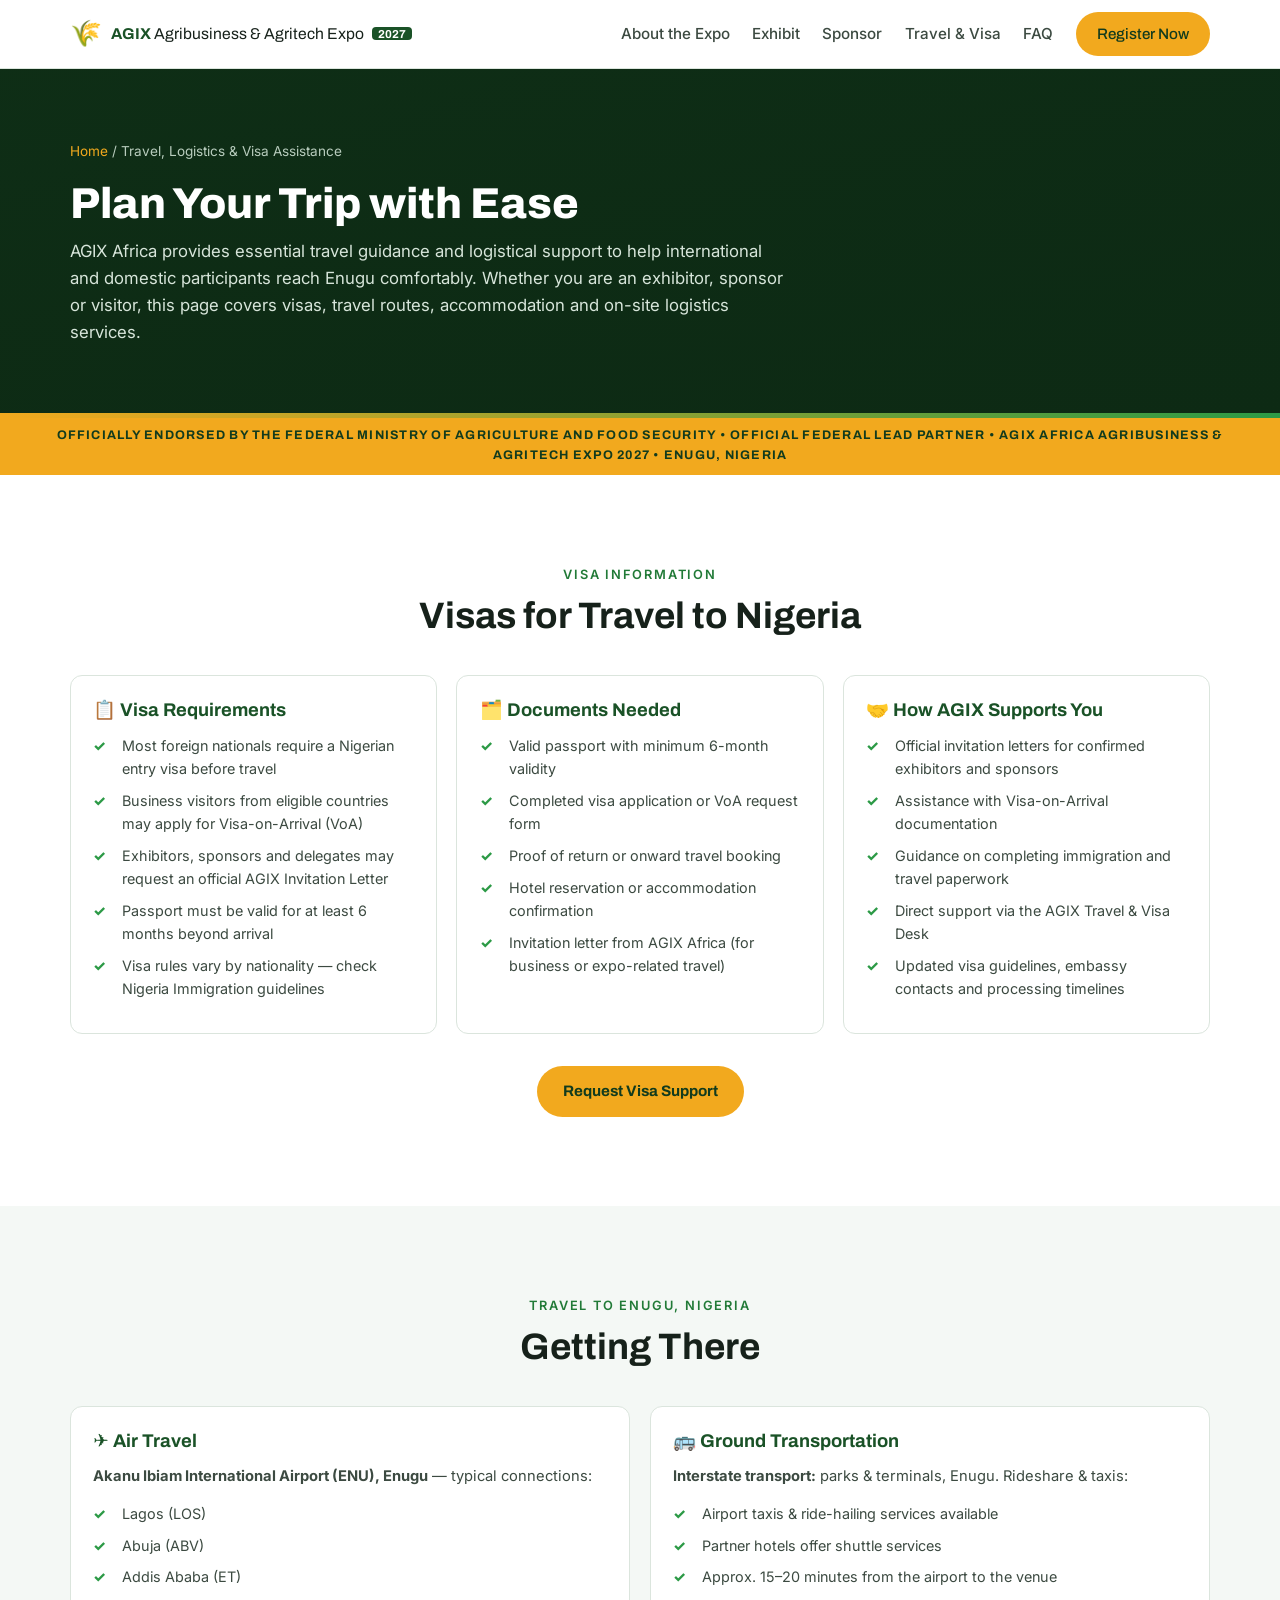
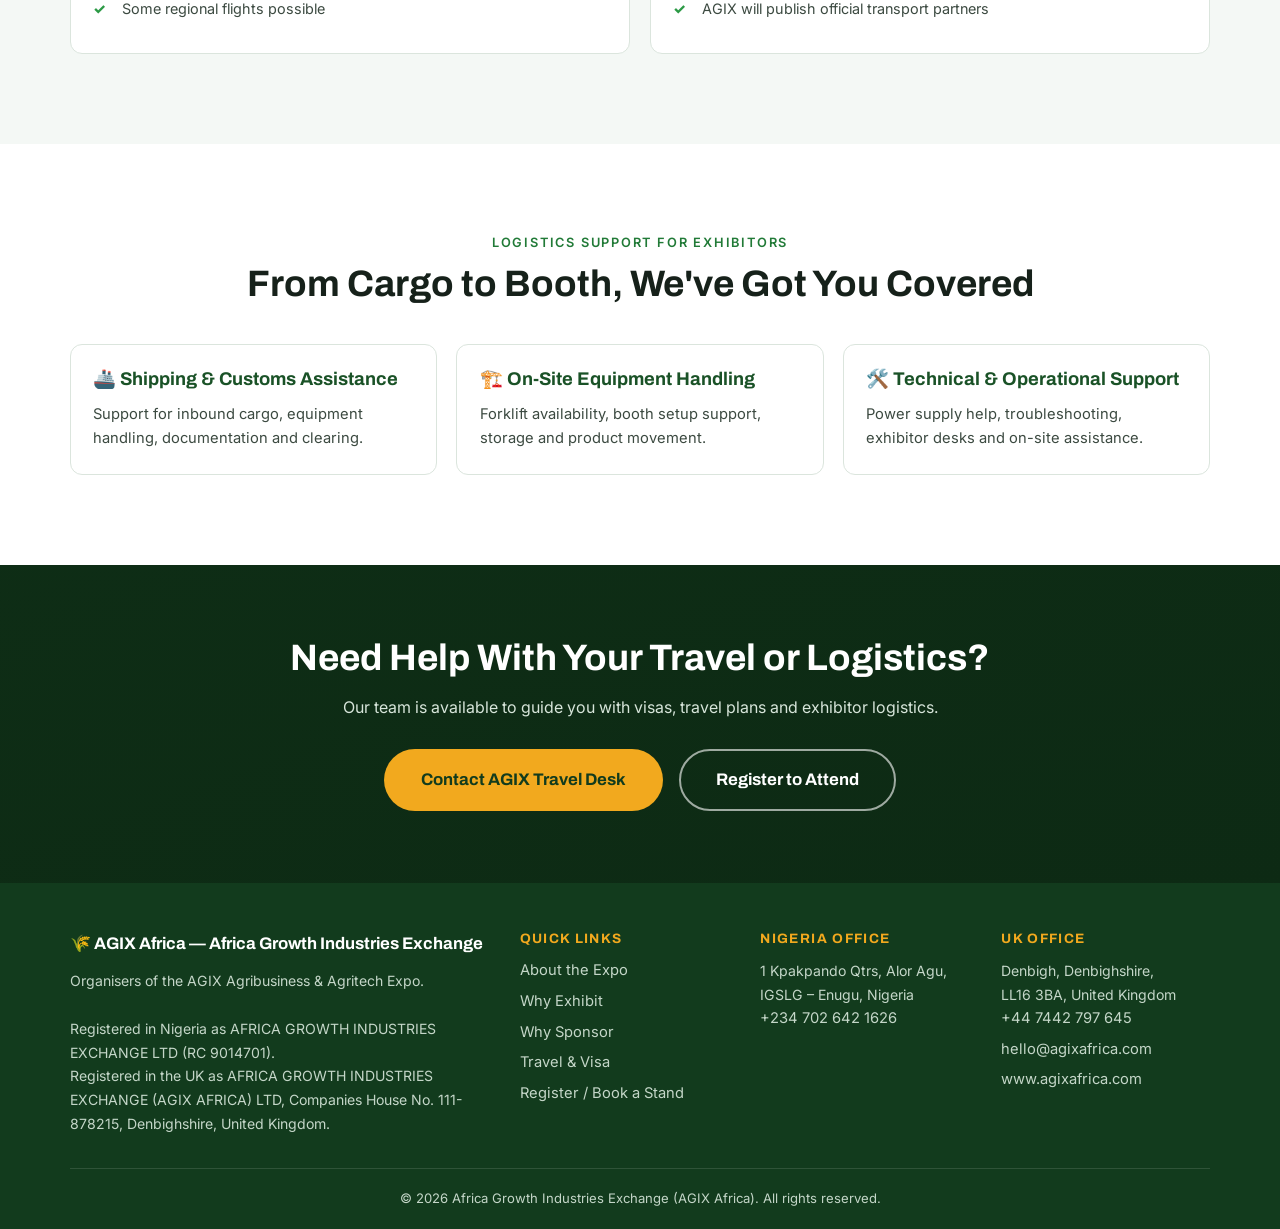
<file: travel.html>
<!DOCTYPE html>
<html lang="en">
<head>
  <meta charset="UTF-8" />
  <meta name="viewport" content="width=device-width, initial-scale=1.0" />
  <title>Travel, Logistics &amp; Visa Assistance | AGIX Agribusiness &amp; Agritech Expo 2027</title>
  <meta name="description" content="Travel, visa and logistics guidance for the AGIX Agribusiness & Agritech Expo 2027 in Enugu, Nigeria — visa requirements, invitation letters, flights to Akanu Ibiam International Airport and exhibitor logistics support." />
  <link rel="preconnect" href="https://fonts.googleapis.com" />
  <link rel="preconnect" href="https://fonts.gstatic.com" crossorigin />
  <link href="https://fonts.googleapis.com/css2?family=Archivo:wght@500;600;700;800&family=Inter:wght@400;500;600&display=swap" rel="stylesheet" />
  <link rel="stylesheet" href="css/styles.css" />
  <link rel="icon" href="data:image/svg+xml,%3Csvg xmlns='http://www.w3.org/2000/svg' viewBox='0 0 100 100'%3E%3Ctext y='.9em' font-size='90'%3E%F0%9F%8C%BE%3C/text%3E%3C/svg%3E" />
</head>
<body>

  <header class="site-header" id="top">
    <div class="container header-inner">
      <a class="brand" href="index.html" aria-label="AGIX Expo home">
        <span class="brand-mark" aria-hidden="true">🌾</span>
        <span class="brand-text">
          <strong>AGIX</strong> Agribusiness &amp; Agritech Expo
          <span class="brand-year">2027</span>
        </span>
      </a>
      <nav class="site-nav" id="site-nav" aria-label="Main navigation">
        <a href="about.html">About the Expo</a>
        <a href="exhibitors.html">Exhibit</a>
        <a href="sponsors.html">Sponsor</a>
        <a href="travel.html">Travel &amp; Visa</a>
        <a href="index.html#faq">FAQ</a>
        <a href="index.html#register" class="btn btn-primary btn-nav">Register Now</a>
      </nav>
      <button class="nav-toggle" id="nav-toggle" aria-label="Toggle menu" aria-expanded="false" aria-controls="site-nav">
        <span></span><span></span><span></span>
      </button>
    </div>
  </header>

  <section class="page-hero">
    <div class="container">
      <p class="breadcrumb"><a href="index.html">Home</a> / Travel, Logistics &amp; Visa Assistance</p>
      <h1>Plan Your Trip with Ease</h1>
      <p class="lead">
        AGIX Africa provides essential travel guidance and logistical support to help international and
        domestic participants reach Enugu comfortably. Whether you are an exhibitor, sponsor or visitor,
        this page covers visas, travel routes, accommodation and on-site logistics services.
      </p>
    </div>
  </section>

  <div class="endorse-band">Officially endorsed by the Federal Ministry of Agriculture and Food Security • Official Federal Lead Partner • AGIX Africa Agribusiness &amp; Agritech Expo 2027 • Enugu, Nigeria</div>

  <section class="section" id="visa">
    <div class="container">
      <p class="section-eyebrow center">Visa Information</p>
      <h2 class="center">Visas for Travel to Nigeria</h2>
      <div class="panel-grid">
        <div class="panel">
          <h3>📋 Visa Requirements</h3>
          <ul class="checklist">
            <li>Most foreign nationals require a Nigerian entry visa before travel</li>
            <li>Business visitors from eligible countries may apply for Visa-on-Arrival (VoA)</li>
            <li>Exhibitors, sponsors and delegates may request an official AGIX Invitation Letter</li>
            <li>Passport must be valid for at least 6 months beyond arrival</li>
            <li>Visa rules vary by nationality — check Nigeria Immigration guidelines</li>
          </ul>
        </div>
        <div class="panel">
          <h3>🗂️ Documents Needed</h3>
          <ul class="checklist">
            <li>Valid passport with minimum 6-month validity</li>
            <li>Completed visa application or VoA request form</li>
            <li>Proof of return or onward travel booking</li>
            <li>Hotel reservation or accommodation confirmation</li>
            <li>Invitation letter from AGIX Africa (for business or expo-related travel)</li>
          </ul>
        </div>
        <div class="panel">
          <h3>🤝 How AGIX Supports You</h3>
          <ul class="checklist">
            <li>Official invitation letters for confirmed exhibitors and sponsors</li>
            <li>Assistance with Visa-on-Arrival documentation</li>
            <li>Guidance on completing immigration and travel paperwork</li>
            <li>Direct support via the AGIX Travel &amp; Visa Desk</li>
            <li>Updated visa guidelines, embassy contacts and processing timelines</li>
          </ul>
        </div>
      </div>
      <p class="center" style="margin-top:2rem;">
        <a href="mailto:hello@agixafrica.com?subject=AGIX%20Expo%202027%20Visa%20Support%20Request" class="btn btn-primary">Request Visa Support</a>
      </p>
    </div>
  </section>

  <section class="section section-alt" id="travel-to-enugu">
    <div class="container">
      <p class="section-eyebrow center">Travel to Enugu, Nigeria</p>
      <h2 class="center">Getting There</h2>
      <div class="panel-grid cols-2">
        <div class="panel">
          <h3>✈️ Air Travel</h3>
          <p style="color:var(--ink-700); font-size:0.92rem; margin-bottom:0.8rem;">
            <strong>Akanu Ibiam International Airport (ENU), Enugu</strong> — typical connections:
          </p>
          <ul class="checklist">
            <li>Lagos (LOS)</li>
            <li>Abuja (ABV)</li>
            <li>Addis Ababa (ET)</li>
            <li>Some regional flights possible</li>
          </ul>
        </div>
        <div class="panel">
          <h3>🚌 Ground Transportation</h3>
          <p style="color:var(--ink-700); font-size:0.92rem; margin-bottom:0.8rem;">
            <strong>Interstate transport:</strong> parks &amp; terminals, Enugu. Rideshare &amp; taxis:
          </p>
          <ul class="checklist">
            <li>Airport taxis &amp; ride-hailing services available</li>
            <li>Partner hotels offer shuttle services</li>
            <li>Approx. 15–20 minutes from the airport to the venue</li>
            <li>AGIX will publish official transport partners</li>
          </ul>
        </div>
      </div>
    </div>
  </section>

  <section class="section" id="logistics">
    <div class="container">
      <p class="section-eyebrow center">Logistics Support for Exhibitors</p>
      <h2 class="center">From Cargo to Booth, We've Got You Covered</h2>
      <div class="panel-grid">
        <div class="panel">
          <h3>🚢 Shipping &amp; Customs Assistance</h3>
          <p style="color:var(--ink-700); font-size:0.92rem;">Support for inbound cargo, equipment handling, documentation and clearing.</p>
        </div>
        <div class="panel">
          <h3>🏗️ On-Site Equipment Handling</h3>
          <p style="color:var(--ink-700); font-size:0.92rem;">Forklift availability, booth setup support, storage and product movement.</p>
        </div>
        <div class="panel">
          <h3>🛠️ Technical &amp; Operational Support</h3>
          <p style="color:var(--ink-700); font-size:0.92rem;">Power supply help, troubleshooting, exhibitor desks and on-site assistance.</p>
        </div>
      </div>
    </div>
  </section>

  <section class="cta-band">
    <div class="container">
      <h2>Need Help With Your Travel or Logistics?</h2>
      <p>Our team is available to guide you with visas, travel plans and exhibitor logistics.</p>
      <div class="hero-cta">
        <a href="mailto:hello@agixafrica.com?subject=AGIX%20Travel%20Desk%20Enquiry" class="btn btn-primary btn-lg">Contact AGIX Travel Desk</a>
        <a href="index.html#register" class="btn btn-outline btn-lg">Register to Attend</a>
      </div>
    </div>
  </section>

  <footer class="site-footer">
    <div class="container footer-grid">
      <div>
        <p class="footer-brand"><span aria-hidden="true">🌾</span> AGIX Africa — Africa Growth Industries Exchange</p>
        <p class="footer-muted">
          Organisers of the AGIX Agribusiness &amp; Agritech Expo.<br /><br />
          Registered in Nigeria as AFRICA GROWTH INDUSTRIES EXCHANGE LTD (RC 9014701).<br />
          Registered in the UK as AFRICA GROWTH INDUSTRIES EXCHANGE (AGIX AFRICA) LTD,
          Companies House No. 111-878215, Denbighshire, United Kingdom.
        </p>
      </div>
      <div>
        <h4>Quick Links</h4>
        <a href="about.html">About the Expo</a>
        <a href="exhibitors.html">Why Exhibit</a>
        <a href="sponsors.html">Why Sponsor</a>
        <a href="travel.html">Travel &amp; Visa</a>
        <a href="index.html#register">Register / Book a Stand</a>
      </div>
      <div>
        <h4>Nigeria Office</h4>
        <p class="footer-muted">1 Kpakpando Qtrs, Alor Agu,<br />IGSLG – Enugu, Nigeria</p>
        <a href="tel:+2347026421626">+234 702 642 1626</a>
      </div>
      <div>
        <h4>UK Office</h4>
        <p class="footer-muted">Denbigh, Denbighshire,<br />LL16 3BA, United Kingdom</p>
        <a href="tel:+447442797645">+44 7442 797 645</a>
        <a href="mailto:hello@agixafrica.com">hello@agixafrica.com</a>
        <a href="https://www.agixafrica.com" target="_blank" rel="noopener">www.agixafrica.com</a>
      </div>
    </div>
    <div class="container footer-bottom">
      <p>© 2026 Africa Growth Industries Exchange (AGIX Africa). All rights reserved.</p>
    </div>
  </footer>

  <script src="js/main.js"></script>
</body>
</html>
</file>
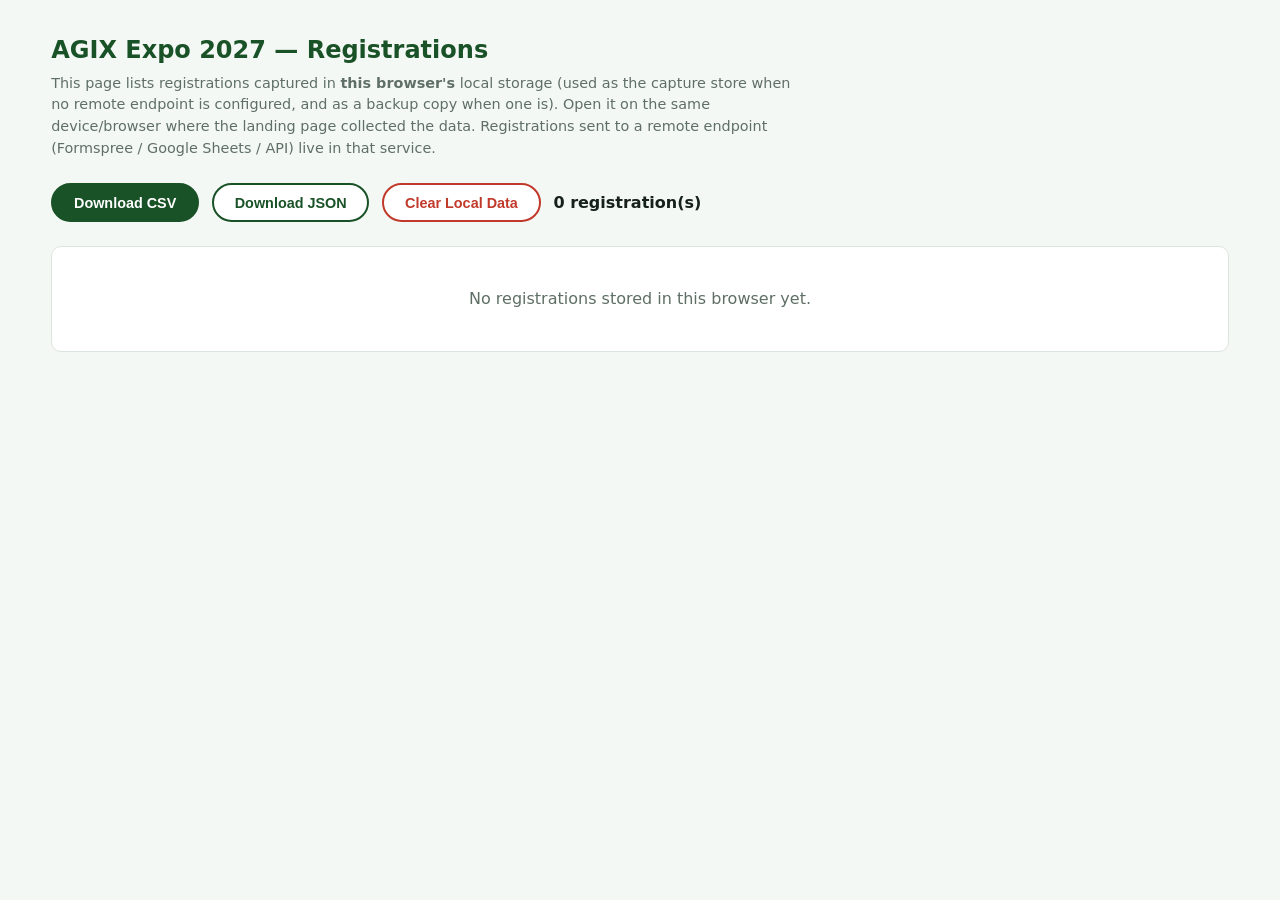
<file: admin/registrations.html>
<!DOCTYPE html>
<html lang="en">
<head>
  <meta charset="UTF-8" />
  <meta name="viewport" content="width=device-width, initial-scale=1.0" />
  <meta name="robots" content="noindex, nofollow" />
  <title>Registrations Admin | AGIX Expo 2027</title>
  <link rel="icon" href="data:image/svg+xml,%3Csvg xmlns='http://www.w3.org/2000/svg' viewBox='0 0 100 100'%3E%3Ctext y='.9em' font-size='90'%3E%F0%9F%8C%BE%3C/text%3E%3C/svg%3E" />
  <style>
    :root { --green: #1a5227; --amber: #f2a91e; --border: #dbe5dd; }
    * { box-sizing: border-box; margin: 0; padding: 0; }
    body { font-family: system-ui, sans-serif; background: #f4f8f5; color: #16211a; padding: 2rem 4%; line-height: 1.5; }
    h1 { color: var(--green); font-size: 1.5rem; margin-bottom: 0.3rem; }
    .note { color: #5f6f65; font-size: 0.9rem; max-width: 760px; margin-bottom: 1.5rem; }
    .toolbar { display: flex; gap: 0.8rem; flex-wrap: wrap; margin-bottom: 1.5rem; }
    button {
      font-weight: 700; padding: 0.6rem 1.3rem; border-radius: 999px; cursor: pointer;
      border: 2px solid var(--green); background: var(--green); color: #fff; font-size: 0.9rem;
    }
    button.secondary { background: #fff; color: var(--green); }
    button.danger { border-color: #c0392b; background: #fff; color: #c0392b; }
    .count { font-weight: 700; align-self: center; }
    .table-wrap { overflow-x: auto; background: #fff; border: 1px solid var(--border); border-radius: 10px; }
    table { border-collapse: collapse; width: 100%; font-size: 0.85rem; }
    th, td { padding: 0.6rem 0.8rem; border-bottom: 1px solid var(--border); text-align: left; white-space: nowrap; }
    th { background: var(--green); color: #fff; position: sticky; top: 0; }
    tr:nth-child(even) td { background: #f7faf8; }
    .empty { padding: 2.5rem; text-align: center; color: #5f6f65; }
  </style>
</head>
<body>
  <h1>AGIX Expo 2027 — Registrations</h1>
  <p class="note">
    This page lists registrations captured in <strong>this browser's</strong> local storage
    (used as the capture store when no remote endpoint is configured, and as a backup copy when one is).
    Open it on the same device/browser where the landing page collected the data.
    Registrations sent to a remote endpoint (Formspree / Google Sheets / API) live in that service.
  </p>

  <div class="toolbar">
    <button id="export-csv">Download CSV</button>
    <button id="export-json" class="secondary">Download JSON</button>
    <button id="clear" class="danger">Clear Local Data</button>
    <span class="count" id="count"></span>
  </div>

  <div class="table-wrap" id="table-wrap"></div>

  <script>
    (function () {
      "use strict";
      var STORAGE_KEY = "agix_expo_registrations";
      var COLUMNS = [
        "submittedAt", "firstName", "lastName", "email", "phone", "organization",
        "jobTitle", "country", "category", "interests", "hearAbout", "message", "consent"
      ];

      function load() {
        try { return JSON.parse(localStorage.getItem(STORAGE_KEY) || "[]"); }
        catch (e) { return []; }
      }

      function cellValue(row, col) {
        var v = row[col];
        if (Array.isArray(v)) return v.join("; ");
        if (typeof v === "boolean") return v ? "yes" : "no";
        return v == null ? "" : String(v);
      }

      function render() {
        var rows = load();
        document.getElementById("count").textContent = rows.length + " registration(s)";
        var wrap = document.getElementById("table-wrap");
        if (!rows.length) {
          wrap.innerHTML = '<p class="empty">No registrations stored in this browser yet.</p>';
          return;
        }
        var html = "<table><thead><tr>";
        COLUMNS.forEach(function (c) { html += "<th>" + c + "</th>"; });
        html += "</tr></thead><tbody>";
        rows.forEach(function (row) {
          html += "<tr>";
          COLUMNS.forEach(function (c) {
            html += "<td>" + cellValue(row, c).replace(/&/g, "&amp;").replace(/</g, "&lt;") + "</td>";
          });
          html += "</tr>";
        });
        html += "</tbody></table>";
        wrap.innerHTML = html;
      }

      function download(filename, text, type) {
        var blob = new Blob([text], { type: type });
        var a = document.createElement("a");
        a.href = URL.createObjectURL(blob);
        a.download = filename;
        a.click();
        URL.revokeObjectURL(a.href);
      }

      document.getElementById("export-csv").addEventListener("click", function () {
        var rows = load();
        var csv = COLUMNS.join(",") + "\n";
        rows.forEach(function (row) {
          csv += COLUMNS.map(function (c) {
            return '"' + cellValue(row, c).replace(/"/g, '""') + '"';
          }).join(",") + "\n";
        });
        download("agix-expo-registrations.csv", csv, "text/csv");
      });

      document.getElementById("export-json").addEventListener("click", function () {
        download("agix-expo-registrations.json", JSON.stringify(load(), null, 2), "application/json");
      });

      document.getElementById("clear").addEventListener("click", function () {
        if (confirm("Delete all locally stored registrations? Export them first if you need a copy.")) {
          localStorage.removeItem(STORAGE_KEY);
          render();
        }
      });

      render();
    })();
  </script>
</body>
</html>
</file>
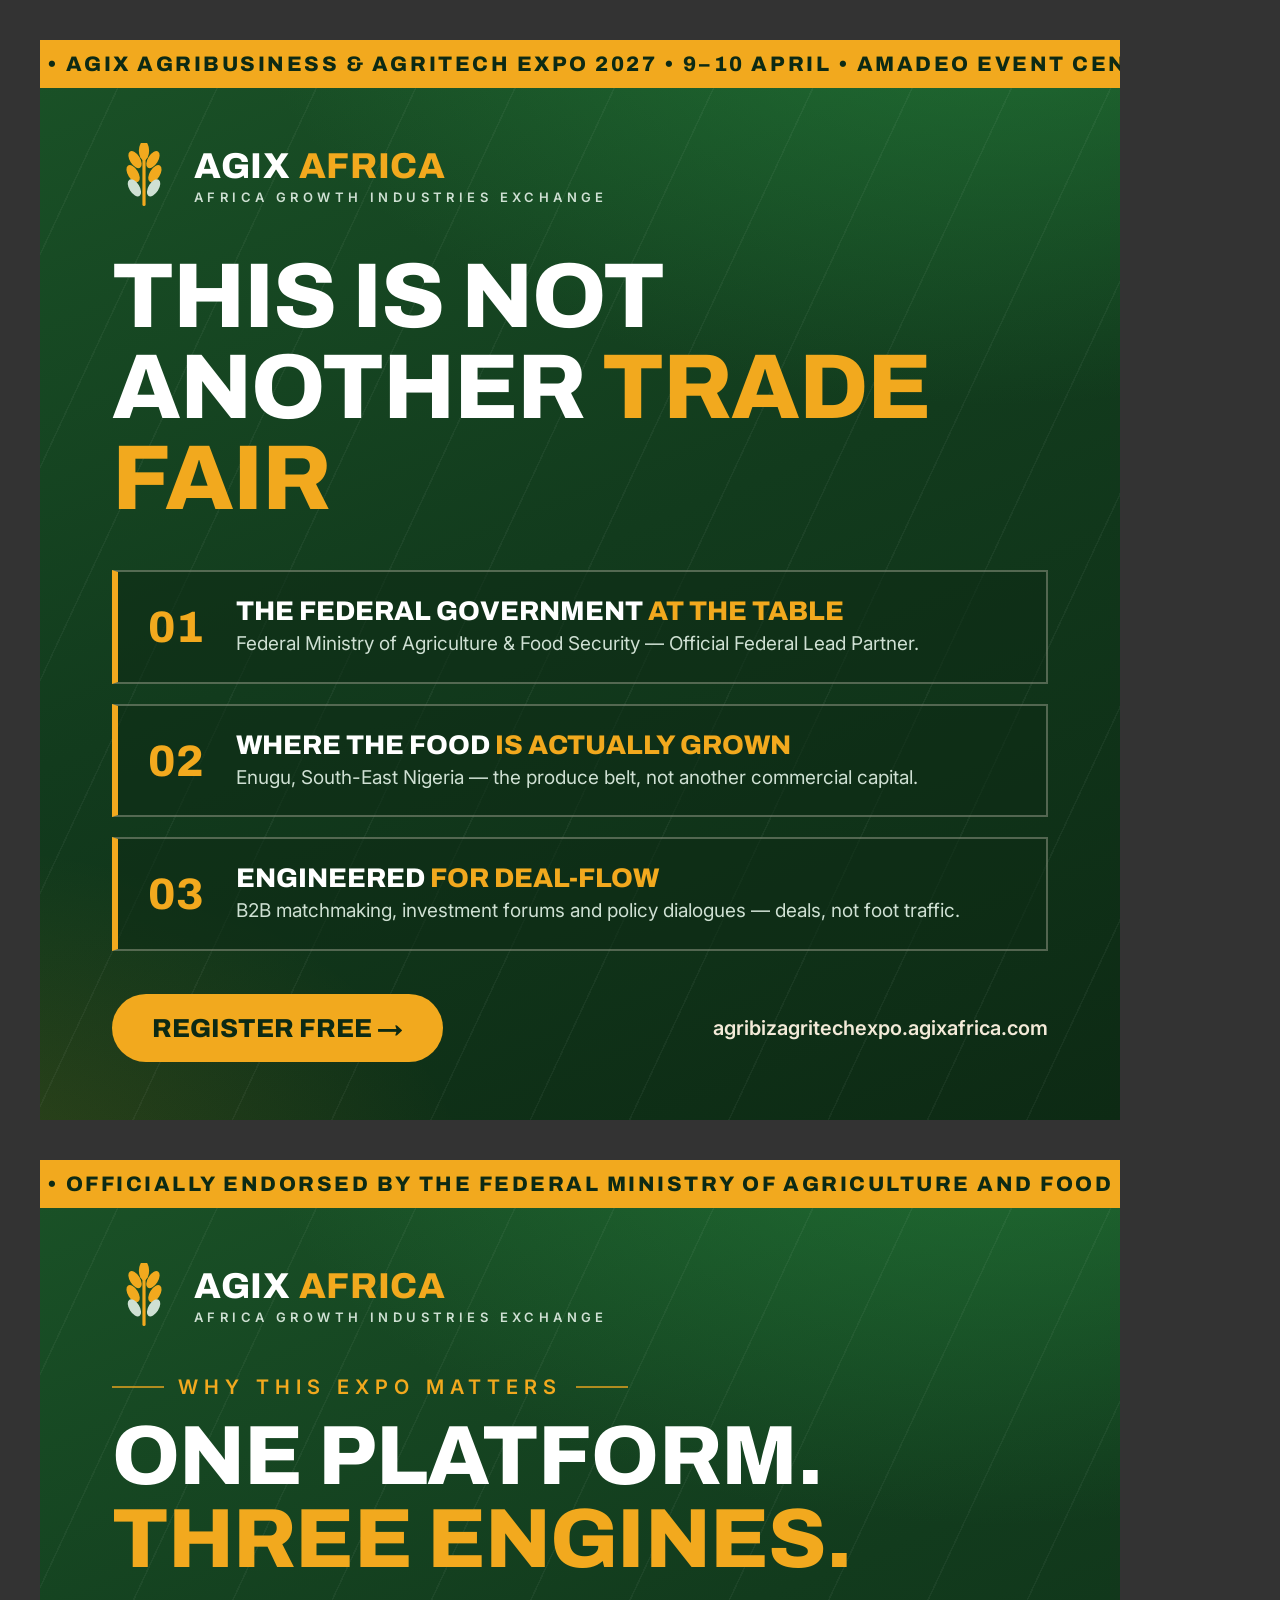
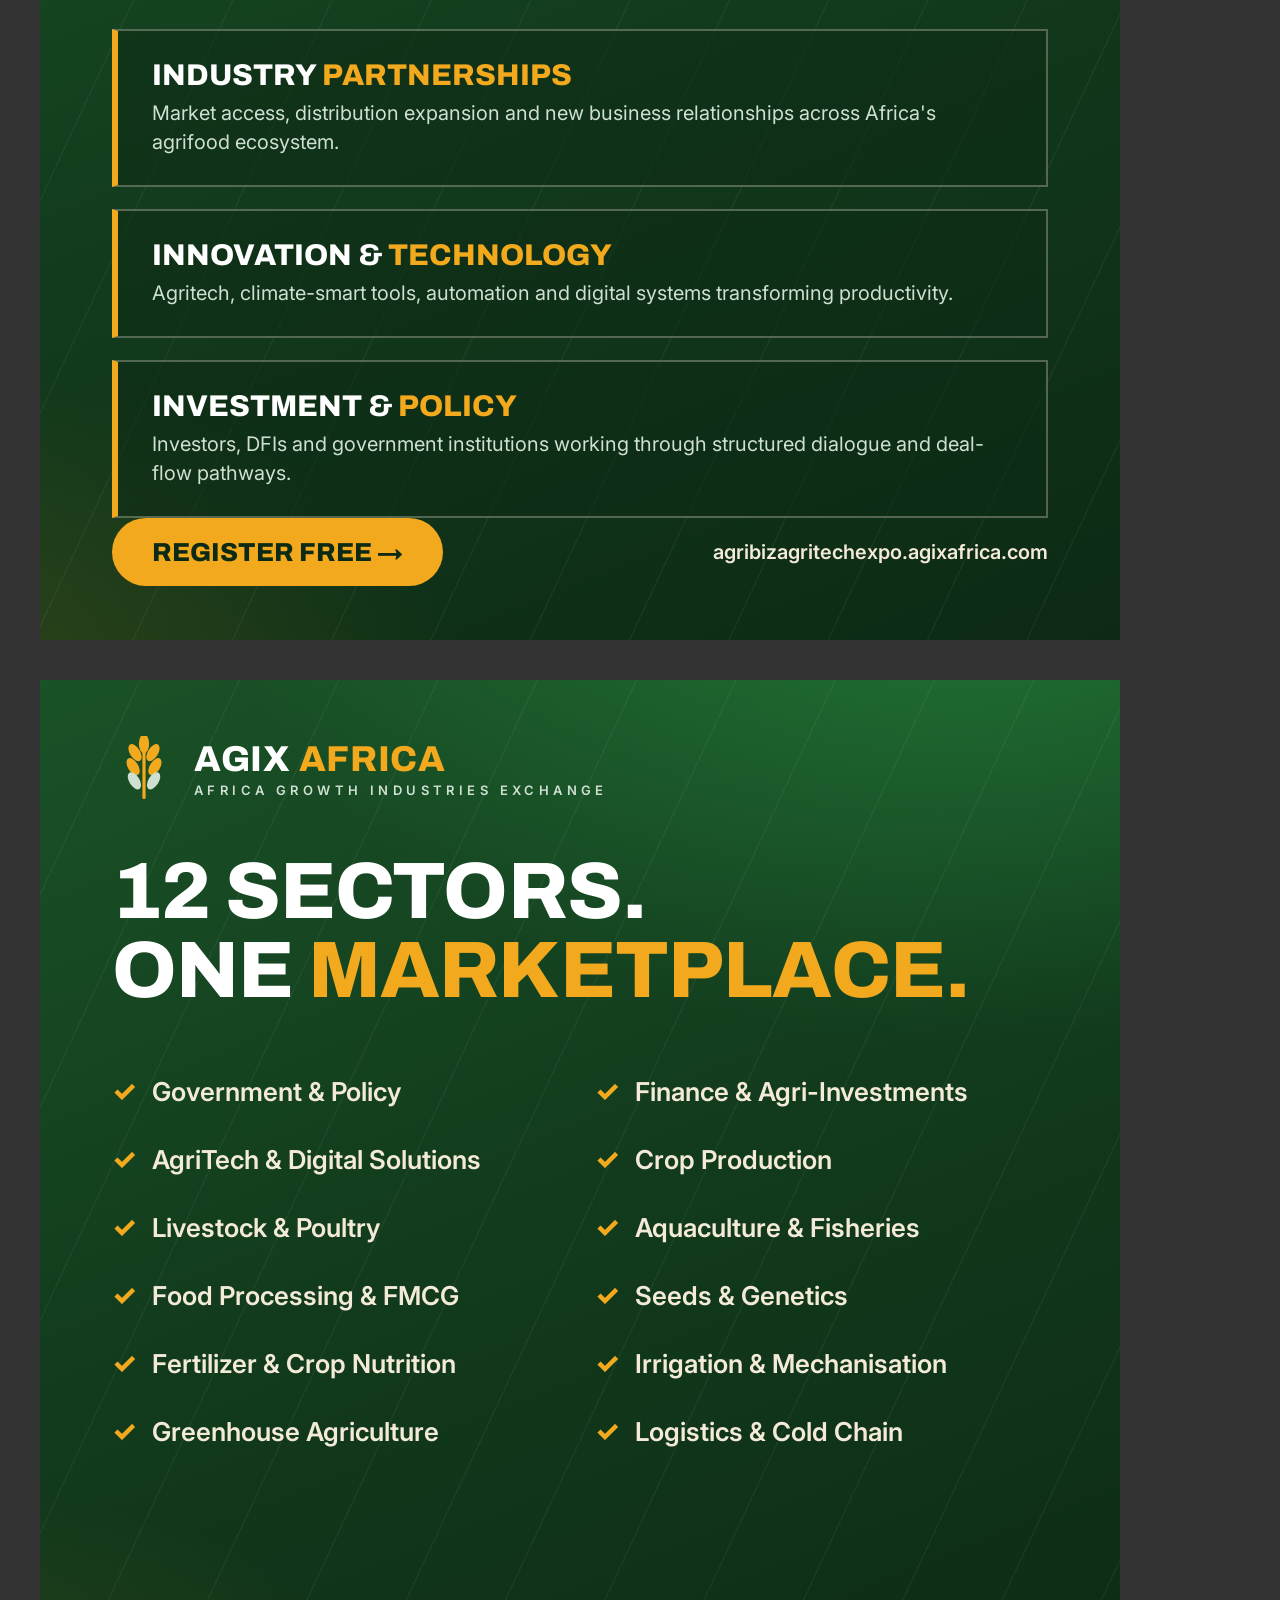
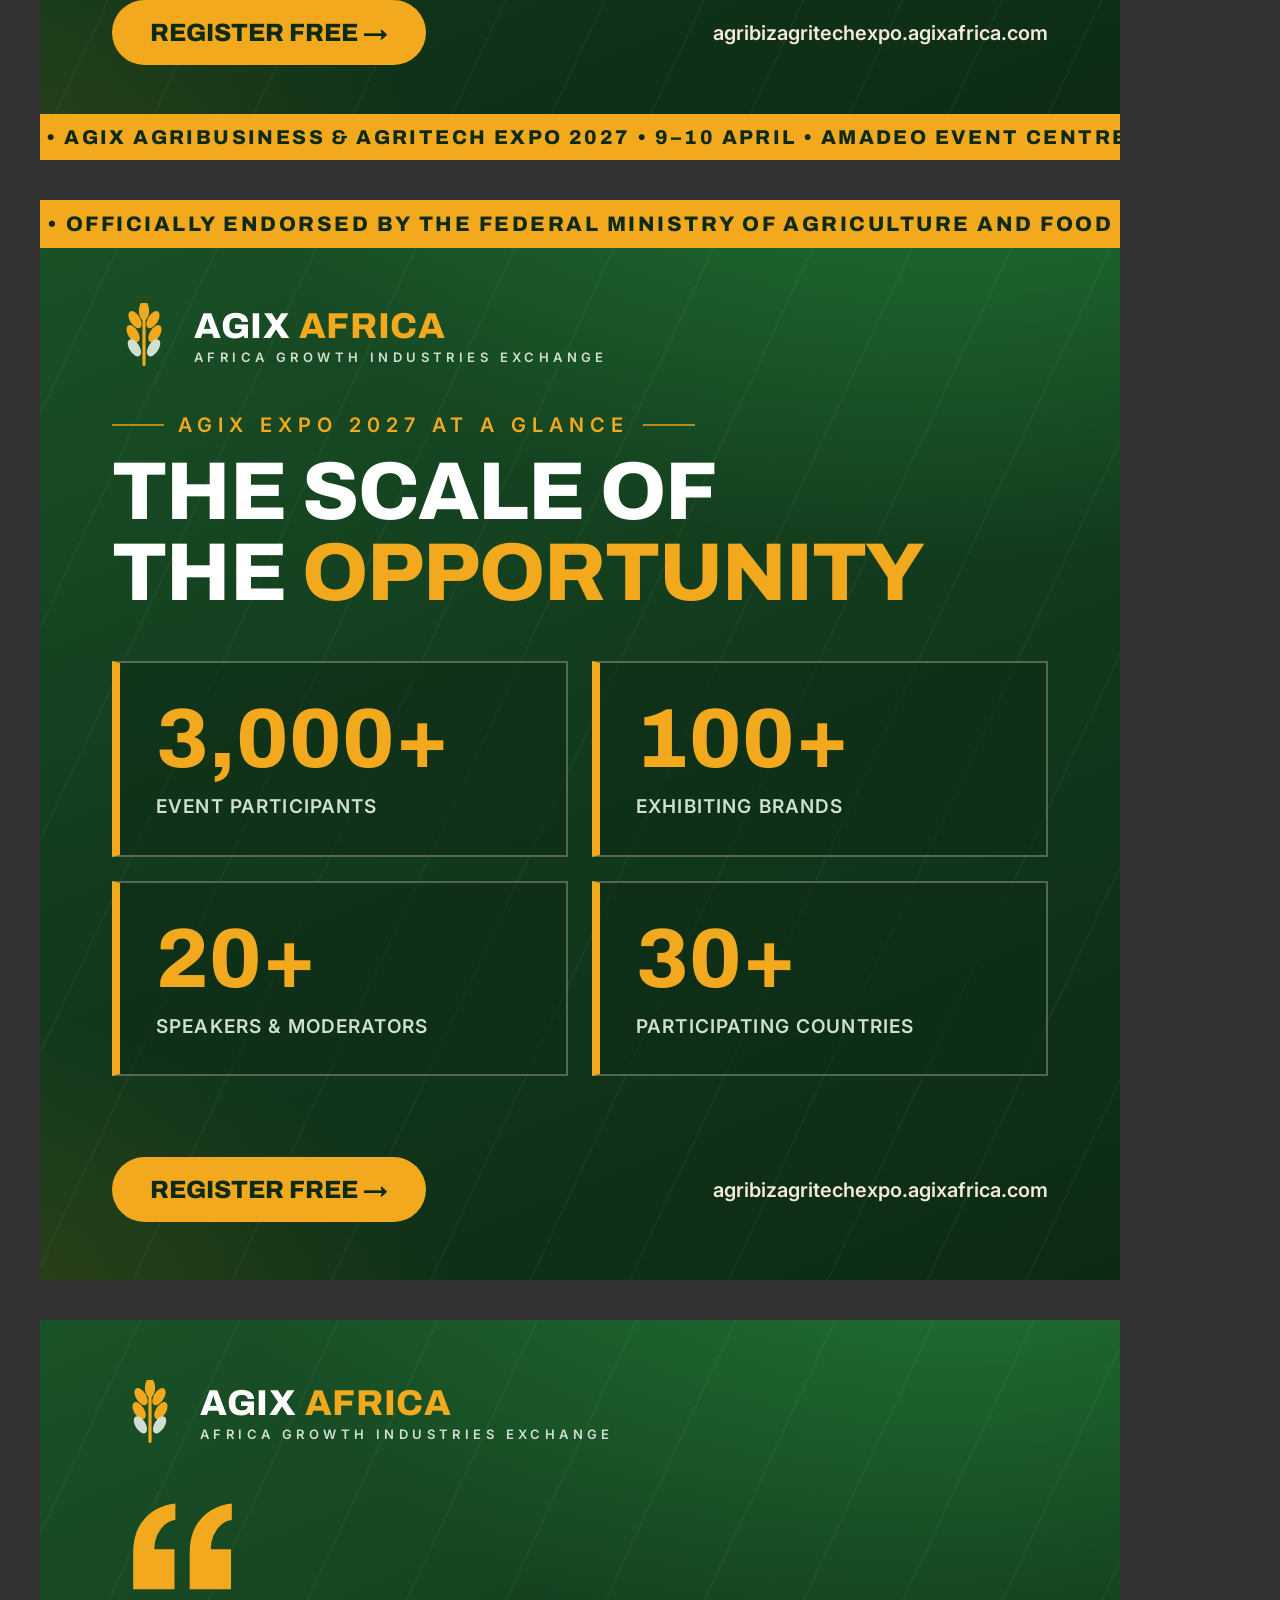
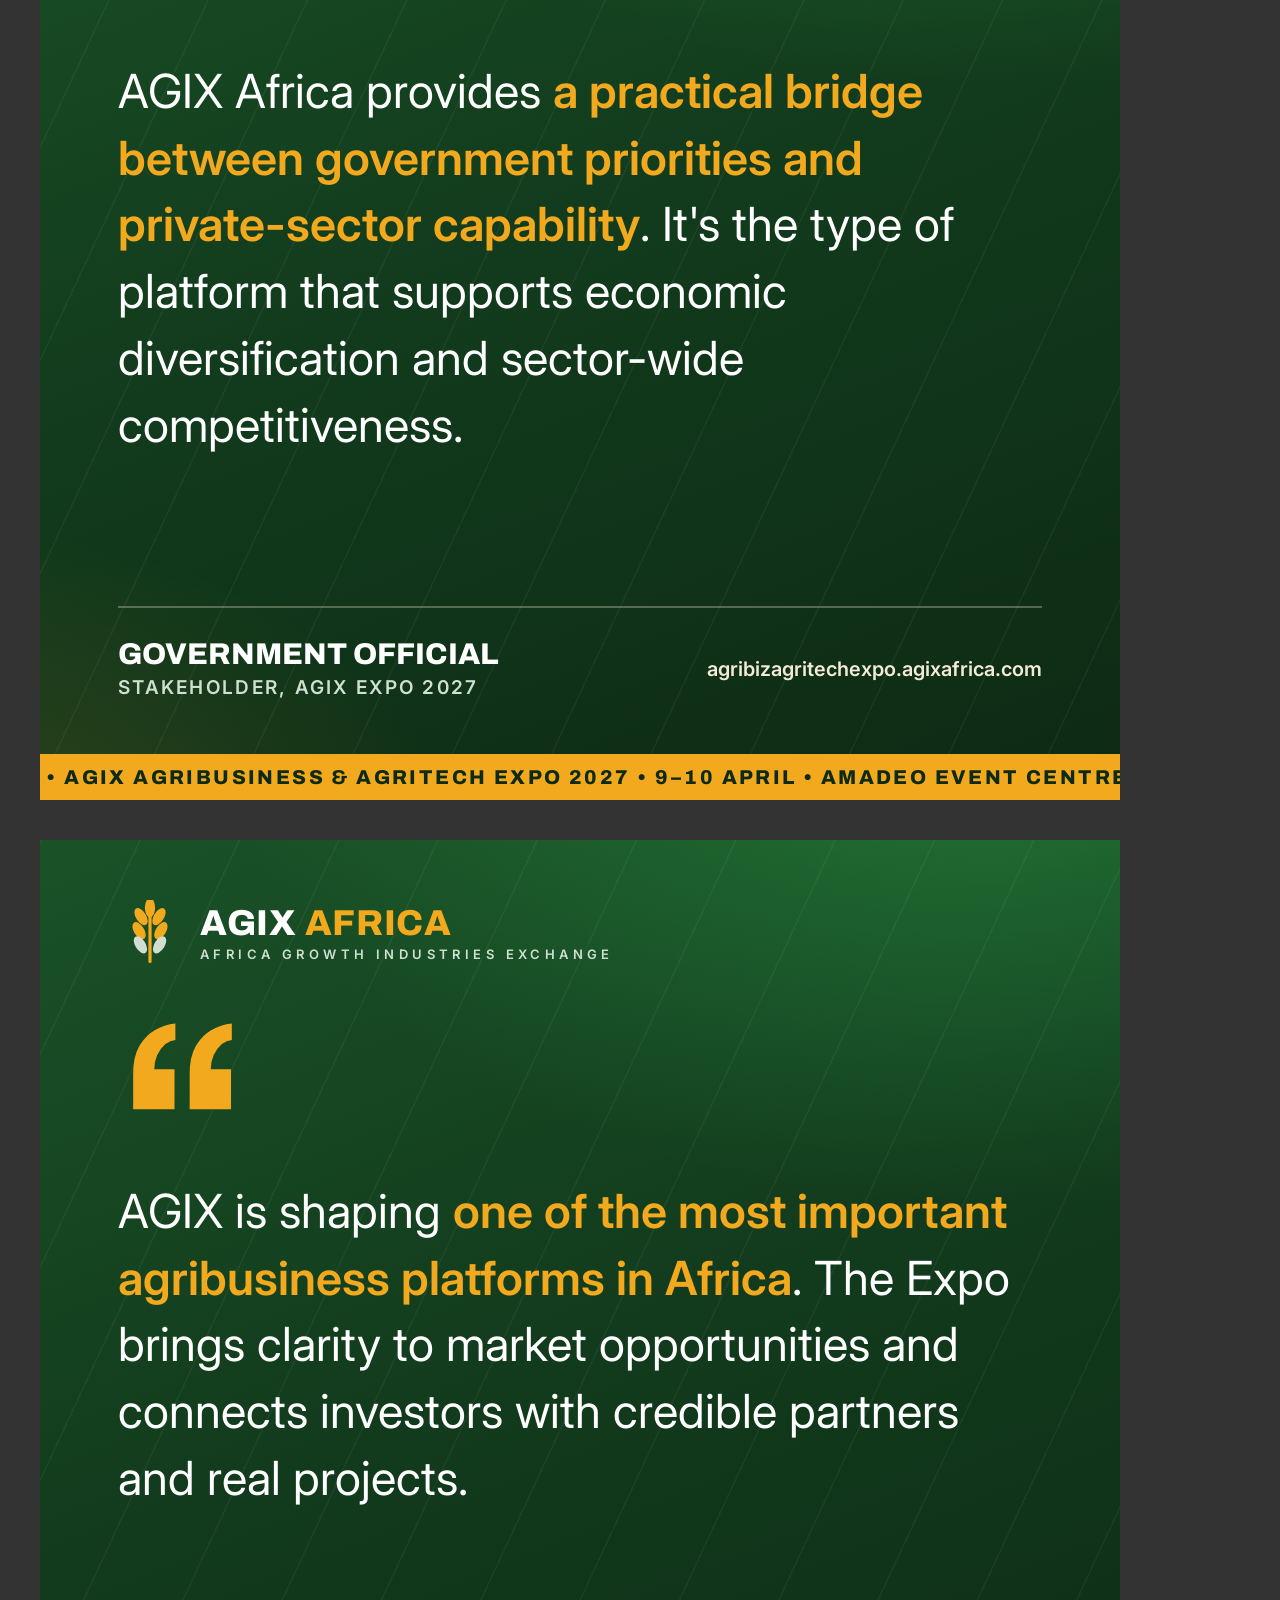
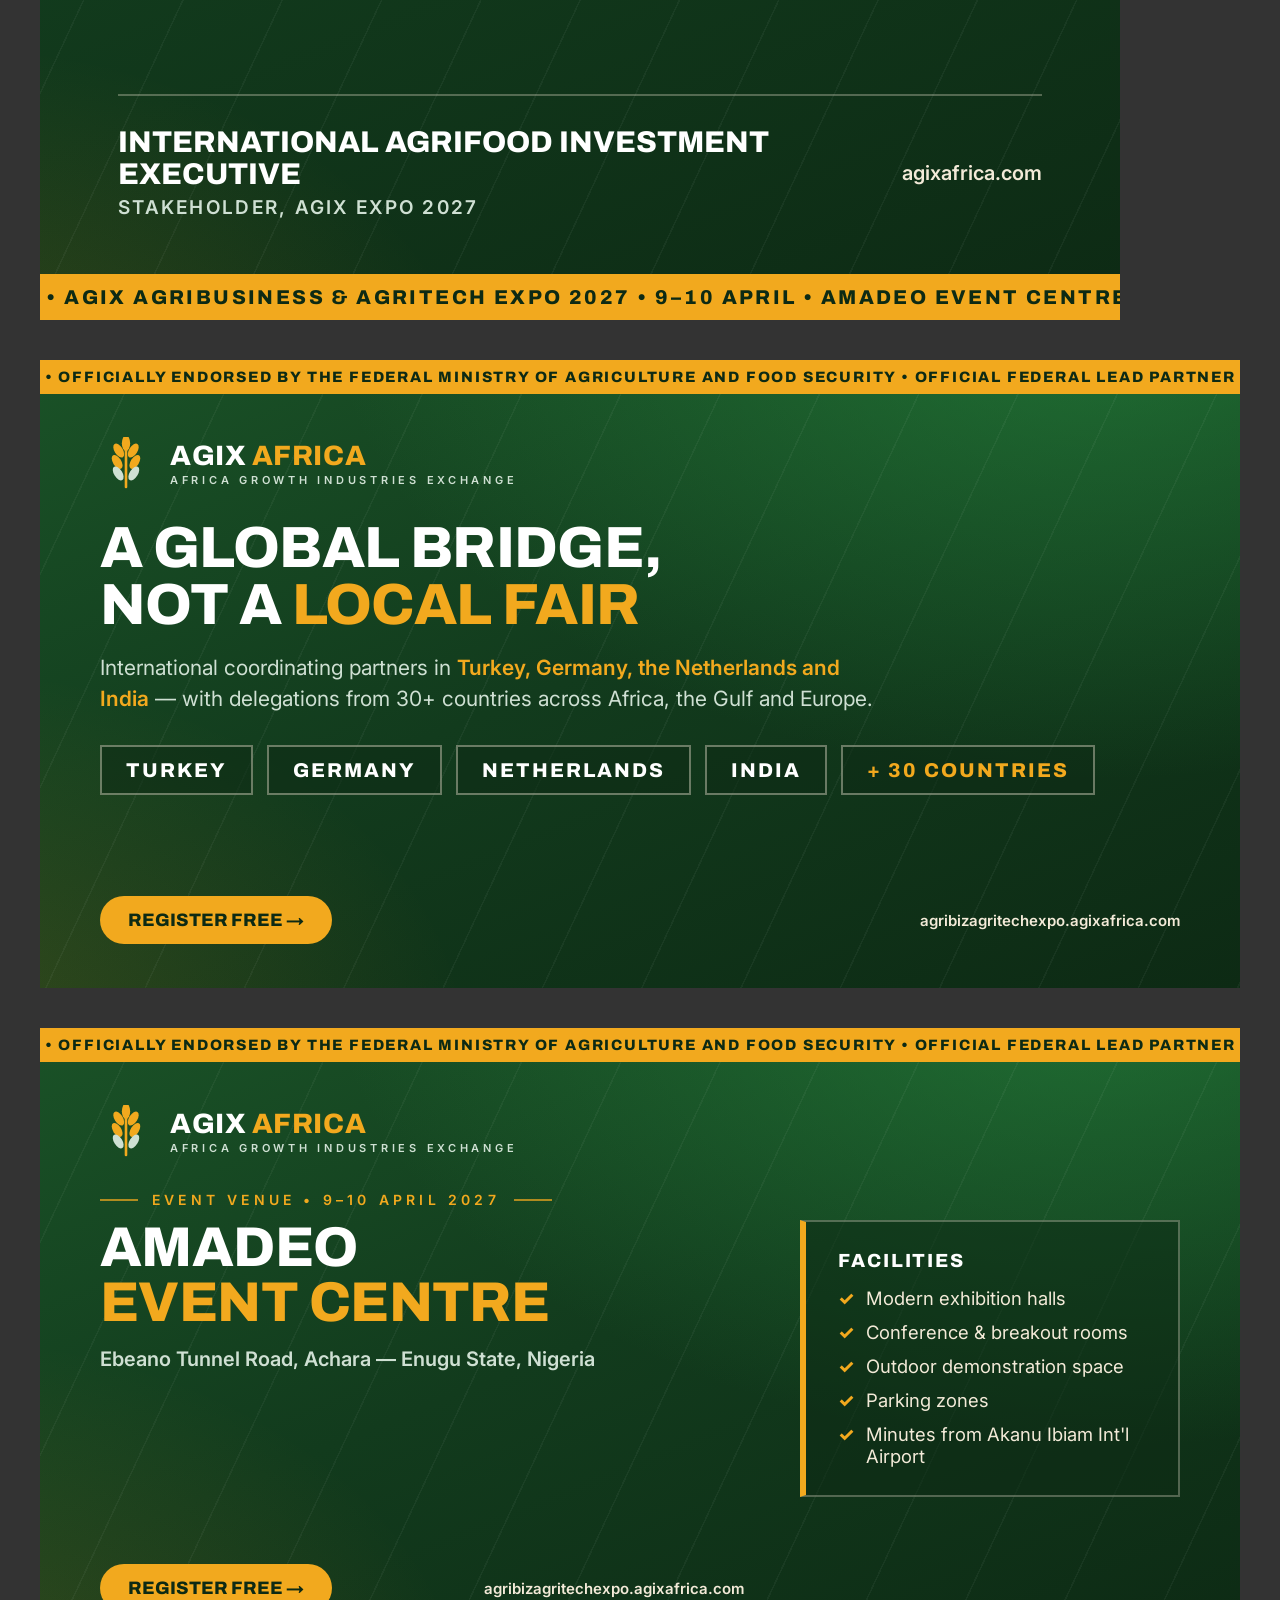
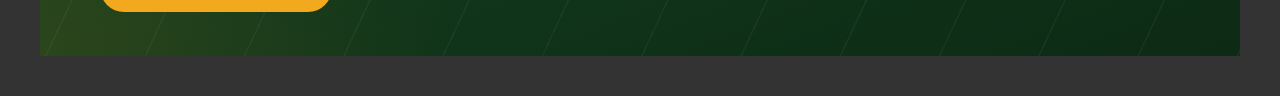
<file: marketing/source/artboards-about.html>
<!DOCTYPE html>
<html lang="en">
<head>
<meta charset="UTF-8" />
<link href="https://fonts.googleapis.com/css2?family=Archivo:wght@600;800&family=Inter:wght@400;600&display=swap" rel="stylesheet" />
<style>

  :root {
    --g900: #0d2a14; --g800: #123b1d; --g700: #1a5227; --g600: #2c9a46;
    --amber: #f2a91e; --cream: #f3ead8; --mist: #cfe0d3;
  }
  * { box-sizing: border-box; margin: 0; padding: 0; }
  body { background: #333; display: flex; flex-direction: column; gap: 40px; padding: 40px; font-family: "Inter", sans-serif; }

  .board {
    position: relative; overflow: hidden; color: #fff; flex: none;
    background:
      radial-gradient(1400px 900px at 88% -12%, rgba(44, 154, 70, 0.55) 0%, transparent 55%),
      radial-gradient(1000px 700px at -10% 110%, rgba(242, 169, 30, 0.16) 0%, transparent 55%),
      linear-gradient(158deg, var(--g700) 0%, var(--g800) 48%, var(--g900) 100%);
  }
  .board::before {
    content: ""; position: absolute; inset: 0;
    background: repeating-linear-gradient(115deg, rgba(255,255,255,0.045) 0px, rgba(255,255,255,0.045) 1.5px, transparent 1.5px, transparent 90px);
    pointer-events: none;
  }
  .ribbon {
    position: absolute; left: 0; right: 0; top: 0; background: var(--amber); color: var(--g900);
    font-family: "Archivo"; font-weight: 800; text-transform: uppercase; white-space: nowrap; overflow: hidden; z-index: 3;
  }
  .ribbon.bottom { top: auto; bottom: 0; }
  .lockup { display: flex; align-items: center; gap: 18px; z-index: 2; position: relative; }
  .lockup .name { font-family: "Archivo"; font-weight: 800; letter-spacing: 0.02em; }
  .lockup .name span { color: var(--amber); }
  .lockup .sub { font-weight: 600; letter-spacing: 0.34em; text-transform: uppercase; color: var(--mist); }
  .eyebrow {
    display: inline-flex; align-items: center; gap: 14px; font-weight: 600;
    text-transform: uppercase; letter-spacing: 0.3em; color: var(--amber);
  }
  .eyebrow::before, .eyebrow::after { content: ""; height: 2px; background: var(--amber); opacity: 0.7; }
  .headline { font-family: "Archivo"; font-weight: 800; text-transform: uppercase; line-height: 0.99; letter-spacing: -0.01em; }
  .headline .amber { color: var(--amber); }
  .headline .outline { color: transparent; -webkit-text-stroke: 2.5px rgba(243, 234, 216, 0.85); }
  .kicker { font-weight: 400; color: var(--mist); }
  .cta { display: inline-flex; align-items: center; gap: 20px; background: var(--amber); color: var(--g900); font-family: "Archivo"; font-weight: 800; text-transform: uppercase; border-radius: 999px; }
  .url { font-weight: 600; color: var(--cream); }
  .footline { display: flex; align-items: center; justify-content: space-between; }

  .panel {
    border: 2px solid rgba(243, 234, 216, 0.3); border-left: 6px solid var(--amber);
    background: rgba(13, 42, 20, 0.55); position: relative; z-index: 1;
  }
  .panel h3 { font-family: "Archivo"; font-weight: 800; text-transform: uppercase; color: #fff; }
  .panel h3 span { color: var(--amber); }
  .panel p { color: var(--mist); }
  .panel .num { font-family: "Archivo"; font-weight: 800; color: var(--amber); }

  /* ---------- 1. SQUARE — NOT ANOTHER TRADE FAIR (1080×1080) ---------- */
  #sq-different { width: 1080px; height: 1080px; }
  #sq-different .ribbon { font-size: 21px; padding: 13px 0; letter-spacing: 0.12em; }
  #sq-different .inner { position: absolute; inset: 47px 0 0 0; padding: 56px 72px 58px; display: flex; flex-direction: column; }
  #sq-different .lockup .name { font-size: 36px; }
  #sq-different .lockup .sub { font-size: 13px; margin-top: 3px; }
  #sq-different .headline { font-size: 92px; margin-top: 44px; }
  #sq-different .panels { display: flex; flex-direction: column; gap: 20px; margin-top: 46px; }
  #sq-different .panel { padding: 24px 30px; display: flex; gap: 24px; align-items: center; }
  #sq-different .panel .num { font-size: 44px; flex: none; width: 64px; }
  #sq-different .panel h3 { font-size: 27px; }
  #sq-different .panel p { font-size: 19px; margin-top: 5px; line-height: 1.4; }
  #sq-different .footline { margin-top: auto; }
  #sq-different .cta { font-size: 26px; padding: 20px 40px; }
  #sq-different .url { font-size: 20px; }

  /* ---------- 2. SQUARE — WHY IT MATTERS (1080×1080) ---------- */
  #sq-matters { width: 1080px; height: 1080px; }
  #sq-matters .ribbon { font-size: 21px; padding: 13px 0; letter-spacing: 0.12em; }
  #sq-matters .inner { position: absolute; inset: 47px 0 0 0; padding: 56px 72px 58px; display: flex; flex-direction: column; }
  #sq-matters .lockup .name { font-size: 36px; }
  #sq-matters .lockup .sub { font-size: 13px; margin-top: 3px; }
  #sq-matters .eyebrow { font-size: 20px; margin-top: 48px; }
  #sq-matters .eyebrow::before, #sq-matters .eyebrow::after { width: 52px; }
  #sq-matters .headline { font-size: 84px; margin-top: 16px; }
  #sq-matters .panels { display: flex; flex-direction: column; gap: 22px; margin-top: 48px; }
  #sq-matters .panel { padding: 28px 34px; }
  #sq-matters .panel h3 { font-size: 30px; }
  #sq-matters .panel p { font-size: 20px; margin-top: 8px; line-height: 1.45; }
  #sq-matters .footline { margin-top: auto; }
  #sq-matters .cta { font-size: 26px; padding: 20px 40px; }
  #sq-matters .url { font-size: 20px; }

  /* ---------- 3. SQUARE — 12 SECTORS (1080×1080) ---------- */
  #sq-sectors { width: 1080px; height: 1080px; }
  #sq-sectors .ribbon.bottom { font-size: 20px; padding: 12px 0; letter-spacing: 0.12em; }
  #sq-sectors .inner { position: absolute; inset: 0 0 45px 0; padding: 56px 72px 50px; display: flex; flex-direction: column; }
  #sq-sectors .lockup .name { font-size: 36px; }
  #sq-sectors .lockup .sub { font-size: 13px; margin-top: 3px; }
  #sq-sectors .headline { font-size: 80px; margin-top: 52px; }
  #sq-sectors .grid { display: grid; grid-template-columns: 1fr 1fr; gap: 34px 30px; margin-top: 64px; }
  #sq-sectors .sector { display: flex; align-items: center; gap: 16px; font-weight: 600; font-size: 26px; color: var(--cream); }
  #sq-sectors .sector::before { content: "✓"; color: var(--amber); font-weight: 800; font-size: 28px; flex: none; }
  #sq-sectors .footline { margin-top: auto; }
  #sq-sectors .cta { font-size: 25px; padding: 19px 38px; }
  #sq-sectors .url { font-size: 20px; }

  /* ---------- 4. SQUARE — AT A GLANCE (1080×1080) ---------- */
  #sq-glance { width: 1080px; height: 1080px; }
  #sq-glance .ribbon { font-size: 21px; padding: 13px 0; letter-spacing: 0.12em; }
  #sq-glance .inner { position: absolute; inset: 47px 0 0 0; padding: 56px 72px 58px; display: flex; flex-direction: column; }
  #sq-glance .lockup .name { font-size: 36px; }
  #sq-glance .lockup .sub { font-size: 13px; margin-top: 3px; }
  #sq-glance .eyebrow { font-size: 20px; margin-top: 46px; }
  #sq-glance .eyebrow::before, #sq-glance .eyebrow::after { width: 52px; }
  #sq-glance .headline { font-size: 82px; margin-top: 14px; }
  #sq-glance .grid { display: grid; grid-template-columns: 1fr 1fr; gap: 24px; margin-top: 48px; }
  #sq-glance .panel { padding: 34px 36px; border-left-width: 8px; }
  #sq-glance .panel .num { font-size: 84px; line-height: 1; font-variant-numeric: tabular-nums; }
  #sq-glance .panel p { font-size: 19px; font-weight: 600; letter-spacing: 0.06em; text-transform: uppercase; margin-top: 12px; line-height: 1.45; }
  #sq-glance .footline { margin-top: auto; }
  #sq-glance .cta { font-size: 25px; padding: 19px 38px; }
  #sq-glance .url { font-size: 20px; }

  /* ---------- 5 & 6. QUOTE CARDS (1080×1080) ---------- */
  .quotecard { width: 1080px; height: 1080px; }
  .quotecard .ribbon.bottom { font-size: 20px; padding: 12px 0; letter-spacing: 0.12em; }
  .quotecard .inner { position: absolute; inset: 0 0 45px 0; padding: 60px 78px 56px; display: flex; flex-direction: column; }
  .quotecard .lockup .name { font-size: 36px; }
  .quotecard .lockup .sub { font-size: 13px; margin-top: 3px; }
  .quotecard .qmark { font-family: "Archivo"; font-weight: 800; font-size: 260px; line-height: 0.6; color: var(--amber); margin-top: 74px; height: 120px; }
  .quotecard .quote { font-size: 47px; line-height: 1.42; color: #fff; font-weight: 400; margin-top: 20px; max-width: 900px; }
  .quotecard .quote b { color: var(--amber); font-weight: 600; }
  .quotecard .attr { margin-top: auto; border-top: 2px solid rgba(243, 234, 216, 0.3); padding-top: 30px; display: flex; align-items: center; justify-content: space-between; }
  .quotecard .who .w1 { font-family: "Archivo"; font-weight: 800; font-size: 30px; text-transform: uppercase; }
  .quotecard .who .w2 { font-size: 19px; color: var(--mist); font-weight: 600; letter-spacing: 0.12em; text-transform: uppercase; margin-top: 6px; }
  .quotecard .url { font-size: 20px; }

  /* ---------- 7. LANDSCAPE — GLOBAL BRIDGE (1200×628) ---------- */
  #ld-global { width: 1200px; height: 628px; }
  #ld-global .ribbon { font-size: 15px; padding: 9px 0; letter-spacing: 0.12em; }
  #ld-global .inner { position: absolute; inset: 33px 0 0 0; padding: 44px 60px 44px; display: flex; flex-direction: column; }
  #ld-global .lockup .name { font-size: 28px; }
  #ld-global .lockup .sub { font-size: 11px; margin-top: 2px; }
  #ld-global .headline { font-size: 58px; margin-top: 30px; }
  #ld-global .kicker { font-size: 21px; margin-top: 18px; max-width: 780px; line-height: 1.5; }
  #ld-global .kicker b { color: var(--amber); font-weight: 600; }
  #ld-global .chips { display: flex; gap: 14px; margin-top: 30px; flex-wrap: wrap; }
  #ld-global .cchip {
    border: 2px solid rgba(243, 234, 216, 0.4); background: rgba(13, 42, 20, 0.55);
    font-family: "Archivo"; font-weight: 800; font-size: 20px; letter-spacing: 0.1em;
    padding: 12px 24px; text-transform: uppercase;
  }
  #ld-global .cchip span { color: var(--amber); }
  #ld-global .footline { margin-top: auto; }
  #ld-global .url { font-size: 15px; }
  #ld-global .cta { font-size: 18px; padding: 14px 28px; }

  /* ---------- 8. LANDSCAPE — VENUE (1200×628) ---------- */
  #ld-venue { width: 1200px; height: 628px; }
  #ld-venue .ribbon { font-size: 15px; padding: 9px 0; letter-spacing: 0.12em; }
  #ld-venue .inner { position: absolute; inset: 33px 0 0 0; padding: 44px 60px 44px; display: flex; gap: 56px; }
  #ld-venue .left { display: flex; flex-direction: column; flex: 1; }
  #ld-venue .lockup .name { font-size: 28px; }
  #ld-venue .lockup .sub { font-size: 11px; margin-top: 2px; }
  #ld-venue .eyebrow { font-size: 14px; margin-top: 34px; }
  #ld-venue .eyebrow::before, #ld-venue .eyebrow::after { width: 38px; }
  #ld-venue .headline { font-size: 56px; margin-top: 12px; }
  #ld-venue .addr { font-size: 20px; color: var(--mist); margin-top: 16px; font-weight: 600; }
  #ld-venue .footline { margin-top: auto; }
  #ld-venue .cta { font-size: 18px; padding: 14px 28px; }
  #ld-venue .url { font-size: 15px; }
  #ld-venue .right { flex: none; width: 380px; display: flex; flex-direction: column; justify-content: center; }
  #ld-venue .panel { padding: 28px 32px; }
  #ld-venue .panel h3 { font-size: 19px; letter-spacing: 0.1em; }
  #ld-venue .panel ul { list-style: none; margin-top: 16px; display: flex; flex-direction: column; gap: 12px; }
  #ld-venue .panel li { display: flex; gap: 12px; font-size: 18.5px; color: var(--cream); font-weight: 400; }
  #ld-venue .panel li::before { content: "✓"; color: var(--amber); font-weight: 800; }
</style>
</head>
<body>

<svg width="0" height="0" style="position:absolute">
  <defs>
    <g id="wheat">
      <line x1="50" y1="10" x2="50" y2="96" stroke="#f2a91e" stroke-width="5" stroke-linecap="round"/>
      <ellipse cx="36" cy="26" rx="8" ry="15" fill="#f2a91e" transform="rotate(-32 36 26)"/>
      <ellipse cx="64" cy="26" rx="8" ry="15" fill="#f2a91e" transform="rotate(32 64 26)"/>
      <ellipse cx="33" cy="48" rx="8" ry="15" fill="#f2a91e" transform="rotate(-32 33 48)"/>
      <ellipse cx="67" cy="48" rx="8" ry="15" fill="#f2a91e" transform="rotate(32 67 48)"/>
      <ellipse cx="35" cy="70" rx="8" ry="15" fill="#cfe0d3" transform="rotate(-32 35 70)"/>
      <ellipse cx="65" cy="70" rx="8" ry="15" fill="#cfe0d3" transform="rotate(32 65 70)"/>
      <ellipse cx="50" cy="12" rx="8" ry="15" fill="#f2a91e"/>
    </g>
  </defs>
</svg>

<!-- 1. NOT ANOTHER TRADE FAIR -->
<div class="board" id="sq-different">
  <div class="ribbon">&nbsp;• AGIX AGRIBUSINESS &amp; AGRITECH EXPO 2027 • 9–10 APRIL • AMADEO EVENT CENTRE, ENUGU • REGISTER FREE • AGIX AGRIBUSINESS &amp; AGRITECH EXPO 2027 • 9–10 APRIL • AMADEO EVENT CENTRE</div>
  <div class="inner">
    <div class="lockup">
      <svg width="64" height="64" viewBox="0 0 100 100"><use href="#wheat"/></svg>
      <div>
        <div class="name">AGIX <span>AFRICA</span></div>
        <div class="sub">Africa Growth Industries Exchange</div>
      </div>
    </div>
    <div class="headline">This Is Not<br/>Another <span class="amber">Trade Fair</span></div>
    <div class="panels">
      <div class="panel">
        <div class="num">01</div>
        <div>
          <h3>The Federal Government <span>at the table</span></h3>
          <p>Federal Ministry of Agriculture &amp; Food Security — Official Federal Lead Partner.</p>
        </div>
      </div>
      <div class="panel">
        <div class="num">02</div>
        <div>
          <h3>Where the food <span>is actually grown</span></h3>
          <p>Enugu, South-East Nigeria — the produce belt, not another commercial capital.</p>
        </div>
      </div>
      <div class="panel">
        <div class="num">03</div>
        <div>
          <h3>Engineered <span>for deal-flow</span></h3>
          <p>B2B matchmaking, investment forums and policy dialogues — deals, not foot traffic.</p>
        </div>
      </div>
    </div>
    <div class="footline">
      <div class="cta">Register Free →</div>
      <div class="url">agribizagritechexpo.agixafrica.com</div>
    </div>
  </div>
</div>

<!-- 2. WHY IT MATTERS -->
<div class="board" id="sq-matters">
  <div class="ribbon">&nbsp;• OFFICIALLY ENDORSED BY THE FEDERAL MINISTRY OF AGRICULTURE AND FOOD SECURITY • OFFICIAL FEDERAL LEAD PARTNER • OFFICIALLY ENDORSED BY THE FEDERAL MINISTRY OF AGRICULTURE AND FOOD SECURITY</div>
  <div class="inner">
    <div class="lockup">
      <svg width="64" height="64" viewBox="0 0 100 100"><use href="#wheat"/></svg>
      <div>
        <div class="name">AGIX <span>AFRICA</span></div>
        <div class="sub">Africa Growth Industries Exchange</div>
      </div>
    </div>
    <div class="eyebrow">Why This Expo Matters</div>
    <div class="headline">One Platform.<br/><span class="amber">Three Engines.</span></div>
    <div class="panels">
      <div class="panel">
        <h3>Industry <span>Partnerships</span></h3>
        <p>Market access, distribution expansion and new business relationships across Africa's agrifood ecosystem.</p>
      </div>
      <div class="panel">
        <h3>Innovation &amp; <span>Technology</span></h3>
        <p>Agritech, climate-smart tools, automation and digital systems transforming productivity.</p>
      </div>
      <div class="panel">
        <h3>Investment &amp; <span>Policy</span></h3>
        <p>Investors, DFIs and government institutions working through structured dialogue and deal-flow pathways.</p>
      </div>
    </div>
    <div class="footline">
      <div class="cta">Register Free →</div>
      <div class="url">agribizagritechexpo.agixafrica.com</div>
    </div>
  </div>
</div>

<!-- 3. 12 SECTORS -->
<div class="board" id="sq-sectors">
  <div class="ribbon bottom">&nbsp;• AGIX AGRIBUSINESS &amp; AGRITECH EXPO 2027 • 9–10 APRIL • AMADEO EVENT CENTRE, ENUGU • REGISTER FREE • AGIX AGRIBUSINESS &amp; AGRITECH EXPO 2027 • 9–10 APRIL • AMADEO EVENT CENTRE</div>
  <div class="inner">
    <div class="lockup">
      <svg width="64" height="64" viewBox="0 0 100 100"><use href="#wheat"/></svg>
      <div>
        <div class="name">AGIX <span>AFRICA</span></div>
        <div class="sub">Africa Growth Industries Exchange</div>
      </div>
    </div>
    <div class="headline">12 Sectors.<br/>One <span class="amber">Marketplace.</span></div>
    <div class="grid">
      <div class="sector">Government &amp; Policy</div>
      <div class="sector">Finance &amp; Agri-Investments</div>
      <div class="sector">AgriTech &amp; Digital Solutions</div>
      <div class="sector">Crop Production</div>
      <div class="sector">Livestock &amp; Poultry</div>
      <div class="sector">Aquaculture &amp; Fisheries</div>
      <div class="sector">Food Processing &amp; FMCG</div>
      <div class="sector">Seeds &amp; Genetics</div>
      <div class="sector">Fertilizer &amp; Crop Nutrition</div>
      <div class="sector">Irrigation &amp; Mechanisation</div>
      <div class="sector">Greenhouse Agriculture</div>
      <div class="sector">Logistics &amp; Cold Chain</div>
    </div>
    <div class="footline">
      <div class="cta">Register Free →</div>
      <div class="url">agribizagritechexpo.agixafrica.com</div>
    </div>
  </div>
</div>

<!-- 4. AT A GLANCE -->
<div class="board" id="sq-glance">
  <div class="ribbon">&nbsp;• OFFICIALLY ENDORSED BY THE FEDERAL MINISTRY OF AGRICULTURE AND FOOD SECURITY • OFFICIAL FEDERAL LEAD PARTNER • OFFICIALLY ENDORSED BY THE FEDERAL MINISTRY OF AGRICULTURE AND FOOD SECURITY</div>
  <div class="inner">
    <div class="lockup">
      <svg width="64" height="64" viewBox="0 0 100 100"><use href="#wheat"/></svg>
      <div>
        <div class="name">AGIX <span>AFRICA</span></div>
        <div class="sub">Africa Growth Industries Exchange</div>
      </div>
    </div>
    <div class="eyebrow">AGIX Expo 2027 at a Glance</div>
    <div class="headline">The Scale of<br/>the <span class="amber">Opportunity</span></div>
    <div class="grid">
      <div class="panel"><div class="num">3,000+</div><p>Event Participants</p></div>
      <div class="panel"><div class="num">100+</div><p>Exhibiting Brands</p></div>
      <div class="panel"><div class="num">20+</div><p>Speakers &amp; Moderators</p></div>
      <div class="panel"><div class="num">30+</div><p>Participating Countries</p></div>
    </div>
    <div class="footline">
      <div class="cta">Register Free →</div>
      <div class="url">agribizagritechexpo.agixafrica.com</div>
    </div>
  </div>
</div>

<!-- 5. QUOTE — GOVERNMENT -->
<div class="board quotecard" id="quote-gov">
  <div class="ribbon bottom">&nbsp;• AGIX AGRIBUSINESS &amp; AGRITECH EXPO 2027 • 9–10 APRIL • AMADEO EVENT CENTRE, ENUGU • REGISTER FREE • AGIX AGRIBUSINESS &amp; AGRITECH EXPO 2027 • 9–10 APRIL • AMADEO EVENT CENTRE</div>
  <div class="inner">
    <div class="lockup">
      <svg width="64" height="64" viewBox="0 0 100 100"><use href="#wheat"/></svg>
      <div>
        <div class="name">AGIX <span>AFRICA</span></div>
        <div class="sub">Africa Growth Industries Exchange</div>
      </div>
    </div>
    <div class="qmark">&ldquo;</div>
    <div class="quote">AGIX Africa provides <b>a practical bridge between government priorities and private-sector capability</b>. It's the type of platform that supports economic diversification and sector-wide competitiveness.</div>
    <div class="attr">
      <div class="who">
        <div class="w1">Government Official</div>
        <div class="w2">Stakeholder, AGIX Expo 2027</div>
      </div>
      <div class="url">agribizagritechexpo.agixafrica.com</div>
    </div>
  </div>
</div>

<!-- 6. QUOTE — INVESTOR -->
<div class="board quotecard" id="quote-inv">
  <div class="ribbon bottom">&nbsp;• AGIX AGRIBUSINESS &amp; AGRITECH EXPO 2027 • 9–10 APRIL • AMADEO EVENT CENTRE, ENUGU • REGISTER FREE • AGIX AGRIBUSINESS &amp; AGRITECH EXPO 2027 • 9–10 APRIL • AMADEO EVENT CENTRE</div>
  <div class="inner">
    <div class="lockup">
      <svg width="64" height="64" viewBox="0 0 100 100"><use href="#wheat"/></svg>
      <div>
        <div class="name">AGIX <span>AFRICA</span></div>
        <div class="sub">Africa Growth Industries Exchange</div>
      </div>
    </div>
    <div class="qmark">&ldquo;</div>
    <div class="quote">AGIX is shaping <b>one of the most important agribusiness platforms in Africa</b>. The Expo brings clarity to market opportunities and connects investors with credible partners and real projects.</div>
    <div class="attr">
      <div class="who">
        <div class="w1">International Agrifood Investment Executive</div>
        <div class="w2">Stakeholder, AGIX Expo 2027</div>
      </div>
      <div class="url">agixafrica.com</div>
    </div>
  </div>
</div>

<!-- 7. GLOBAL BRIDGE -->
<div class="board" id="ld-global">
  <div class="ribbon">&nbsp;• OFFICIALLY ENDORSED BY THE FEDERAL MINISTRY OF AGRICULTURE AND FOOD SECURITY • OFFICIAL FEDERAL LEAD PARTNER • AGIX AFRICA AGRIBUSINESS &amp; AGRITECH EXPO 2027 • ENUGU, NIGERIA •&nbsp;OFFICIALLY ENDORSED BY THE FEDERAL MINISTRY</div>
  <div class="inner">
    <div class="lockup">
      <svg width="52" height="52" viewBox="0 0 100 100"><use href="#wheat"/></svg>
      <div>
        <div class="name">AGIX <span>AFRICA</span></div>
        <div class="sub">Africa Growth Industries Exchange</div>
      </div>
    </div>
    <div class="headline">A Global Bridge,<br/>Not a <span class="amber">Local Fair</span></div>
    <div class="kicker">International coordinating partners in <b>Turkey, Germany, the Netherlands and India</b> — with delegations from 30+ countries across Africa, the Gulf and Europe.</div>
    <div class="chips">
      <div class="cchip">Turkey</div>
      <div class="cchip">Germany</div>
      <div class="cchip">Netherlands</div>
      <div class="cchip">India</div>
      <div class="cchip"><span>+ 30 Countries</span></div>
    </div>
    <div class="footline">
      <div class="cta">Register Free →</div>
      <div class="url">agribizagritechexpo.agixafrica.com</div>
    </div>
  </div>
</div>

<!-- 8. VENUE -->
<div class="board" id="ld-venue">
  <div class="ribbon">&nbsp;• OFFICIALLY ENDORSED BY THE FEDERAL MINISTRY OF AGRICULTURE AND FOOD SECURITY • OFFICIAL FEDERAL LEAD PARTNER • AGIX AFRICA AGRIBUSINESS &amp; AGRITECH EXPO 2027 • ENUGU, NIGERIA •&nbsp;OFFICIALLY ENDORSED BY THE FEDERAL MINISTRY</div>
  <div class="inner">
    <div class="left">
      <div class="lockup">
        <svg width="52" height="52" viewBox="0 0 100 100"><use href="#wheat"/></svg>
        <div>
          <div class="name">AGIX <span>AFRICA</span></div>
          <div class="sub">Africa Growth Industries Exchange</div>
        </div>
      </div>
      <div class="eyebrow">Event Venue • 9–10 April 2027</div>
      <div class="headline">Amadeo<br/><span class="amber">Event Centre</span></div>
      <div class="addr">Ebeano Tunnel Road, Achara — Enugu State, Nigeria</div>
      <div class="footline">
        <div class="cta">Register Free →</div>
        <div class="url">agribizagritechexpo.agixafrica.com</div>
      </div>
    </div>
    <div class="right">
      <div class="panel">
        <h3>Facilities</h3>
        <ul>
          <li>Modern exhibition halls</li>
          <li>Conference &amp; breakout rooms</li>
          <li>Outdoor demonstration space</li>
          <li>Parking zones</li>
          <li>Minutes from Akanu Ibiam Int'l Airport</li>
        </ul>
      </div>
    </div>
  </div>
</div>

</body>
</html>
</file>
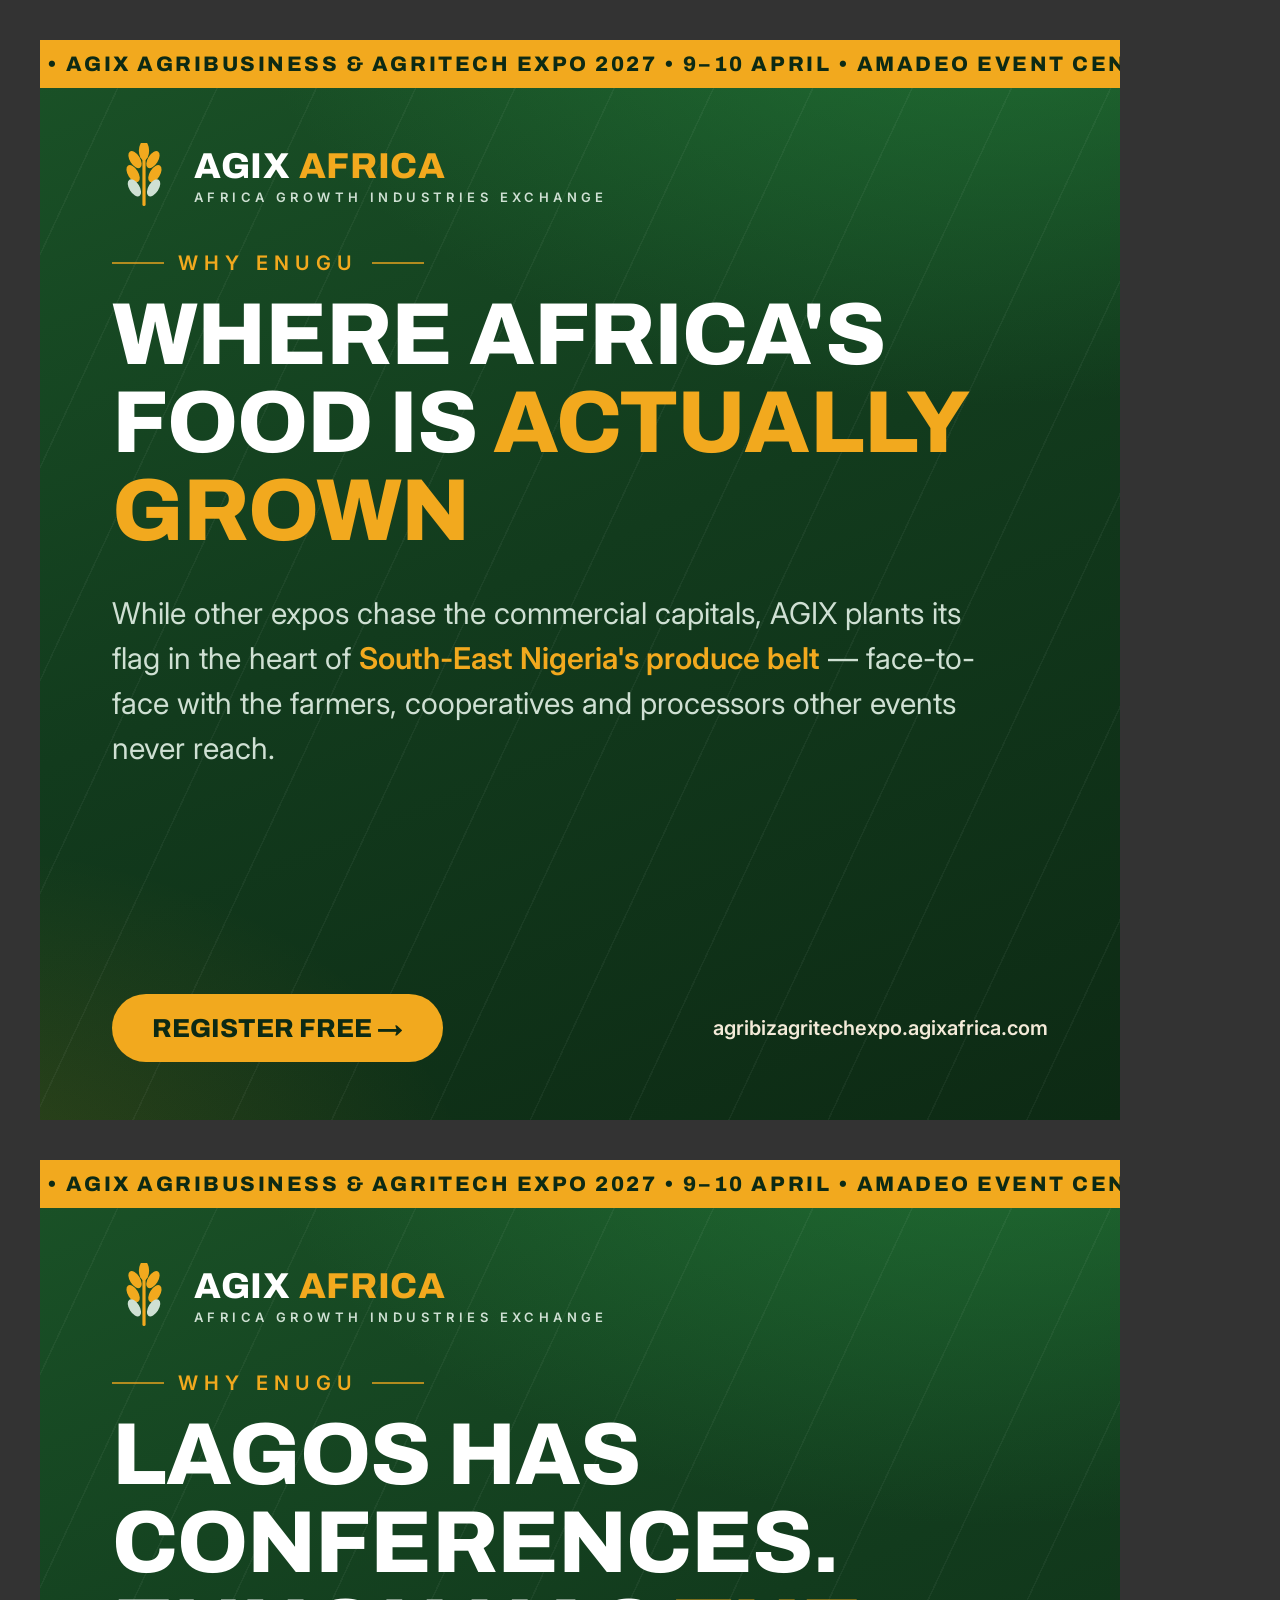
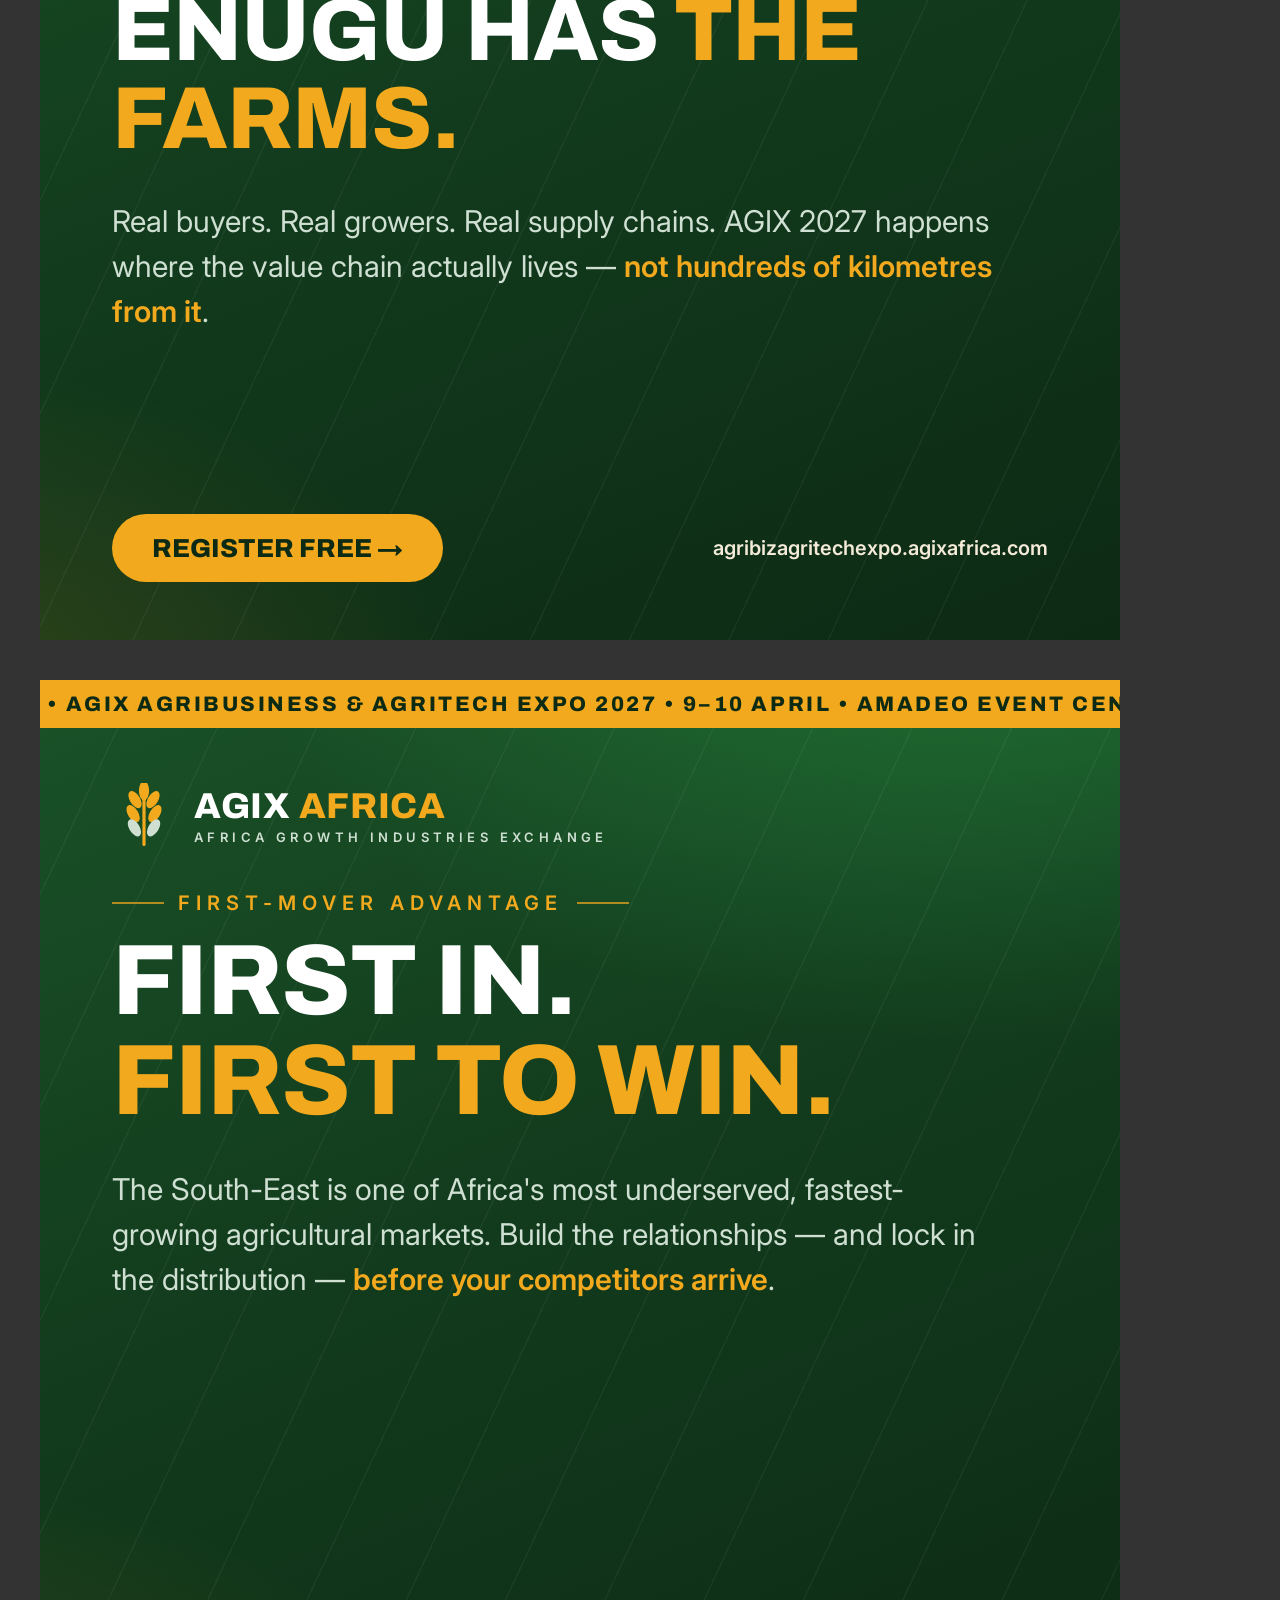
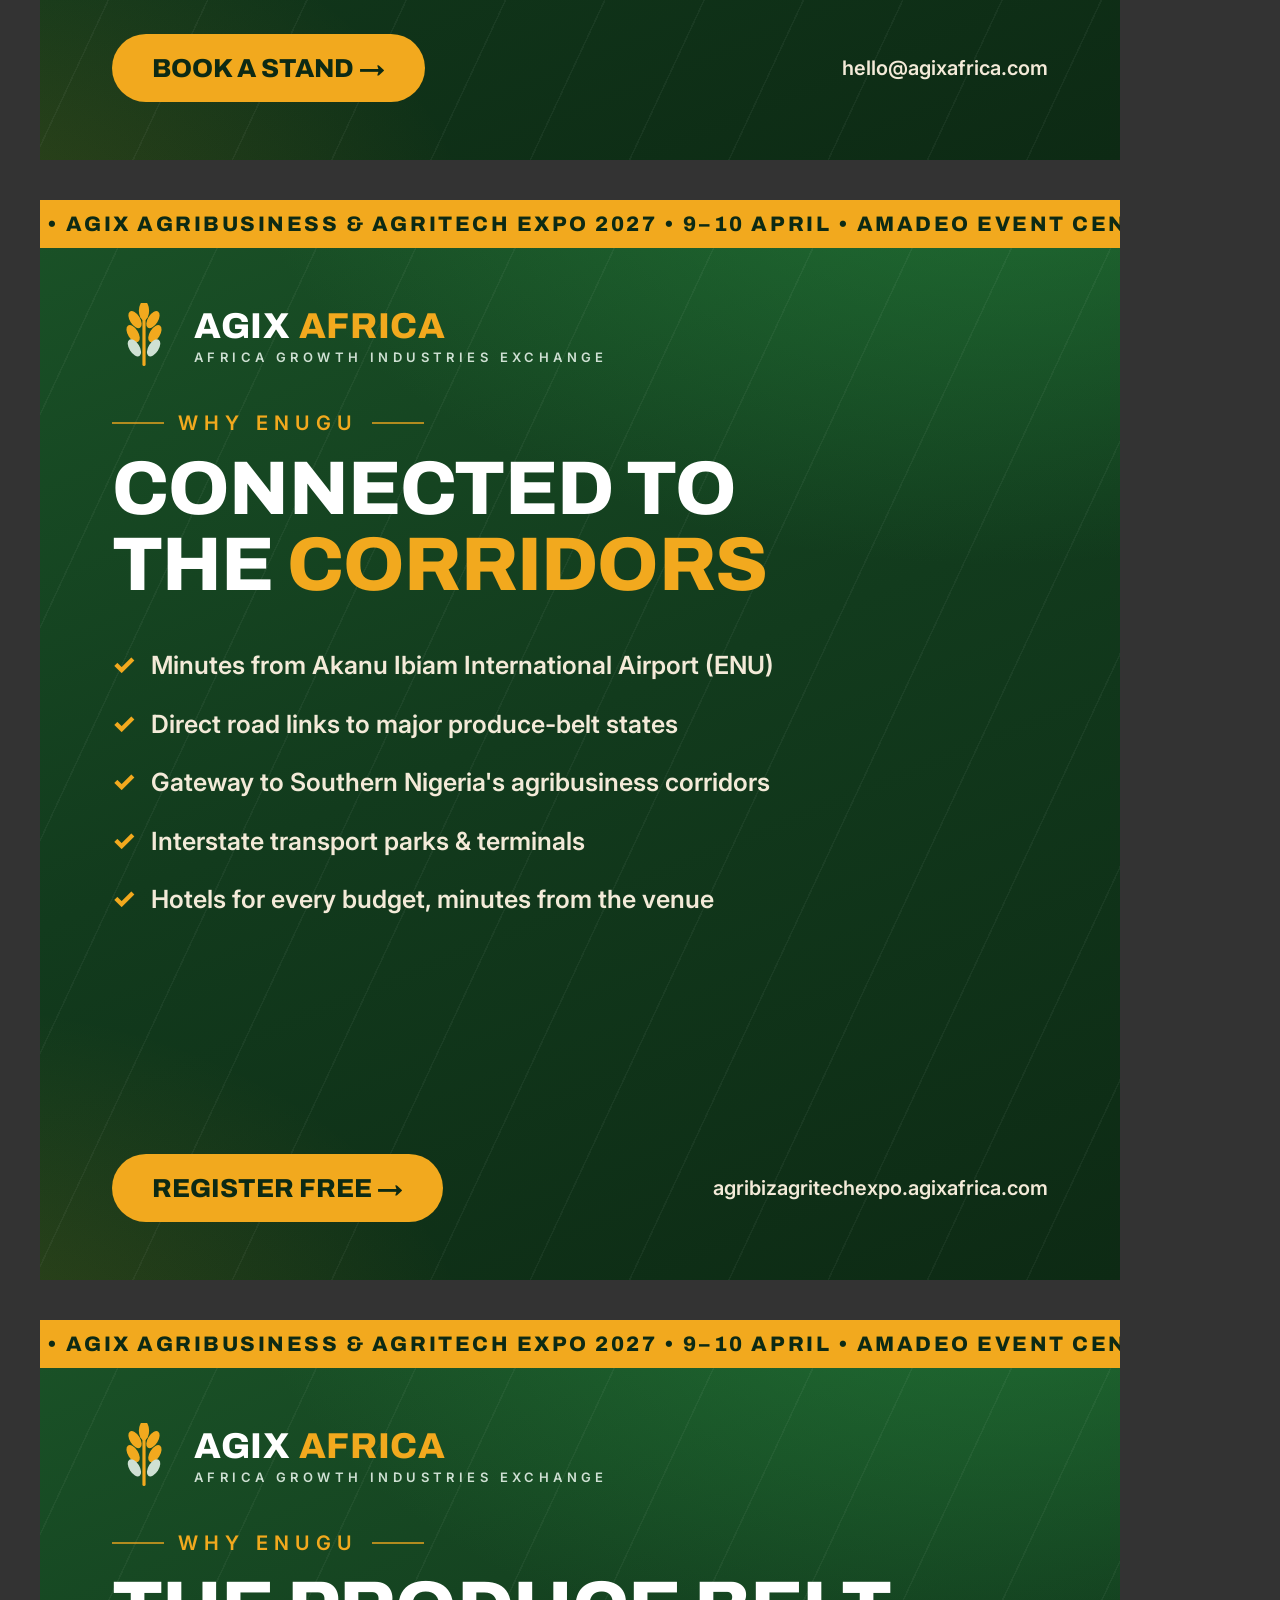
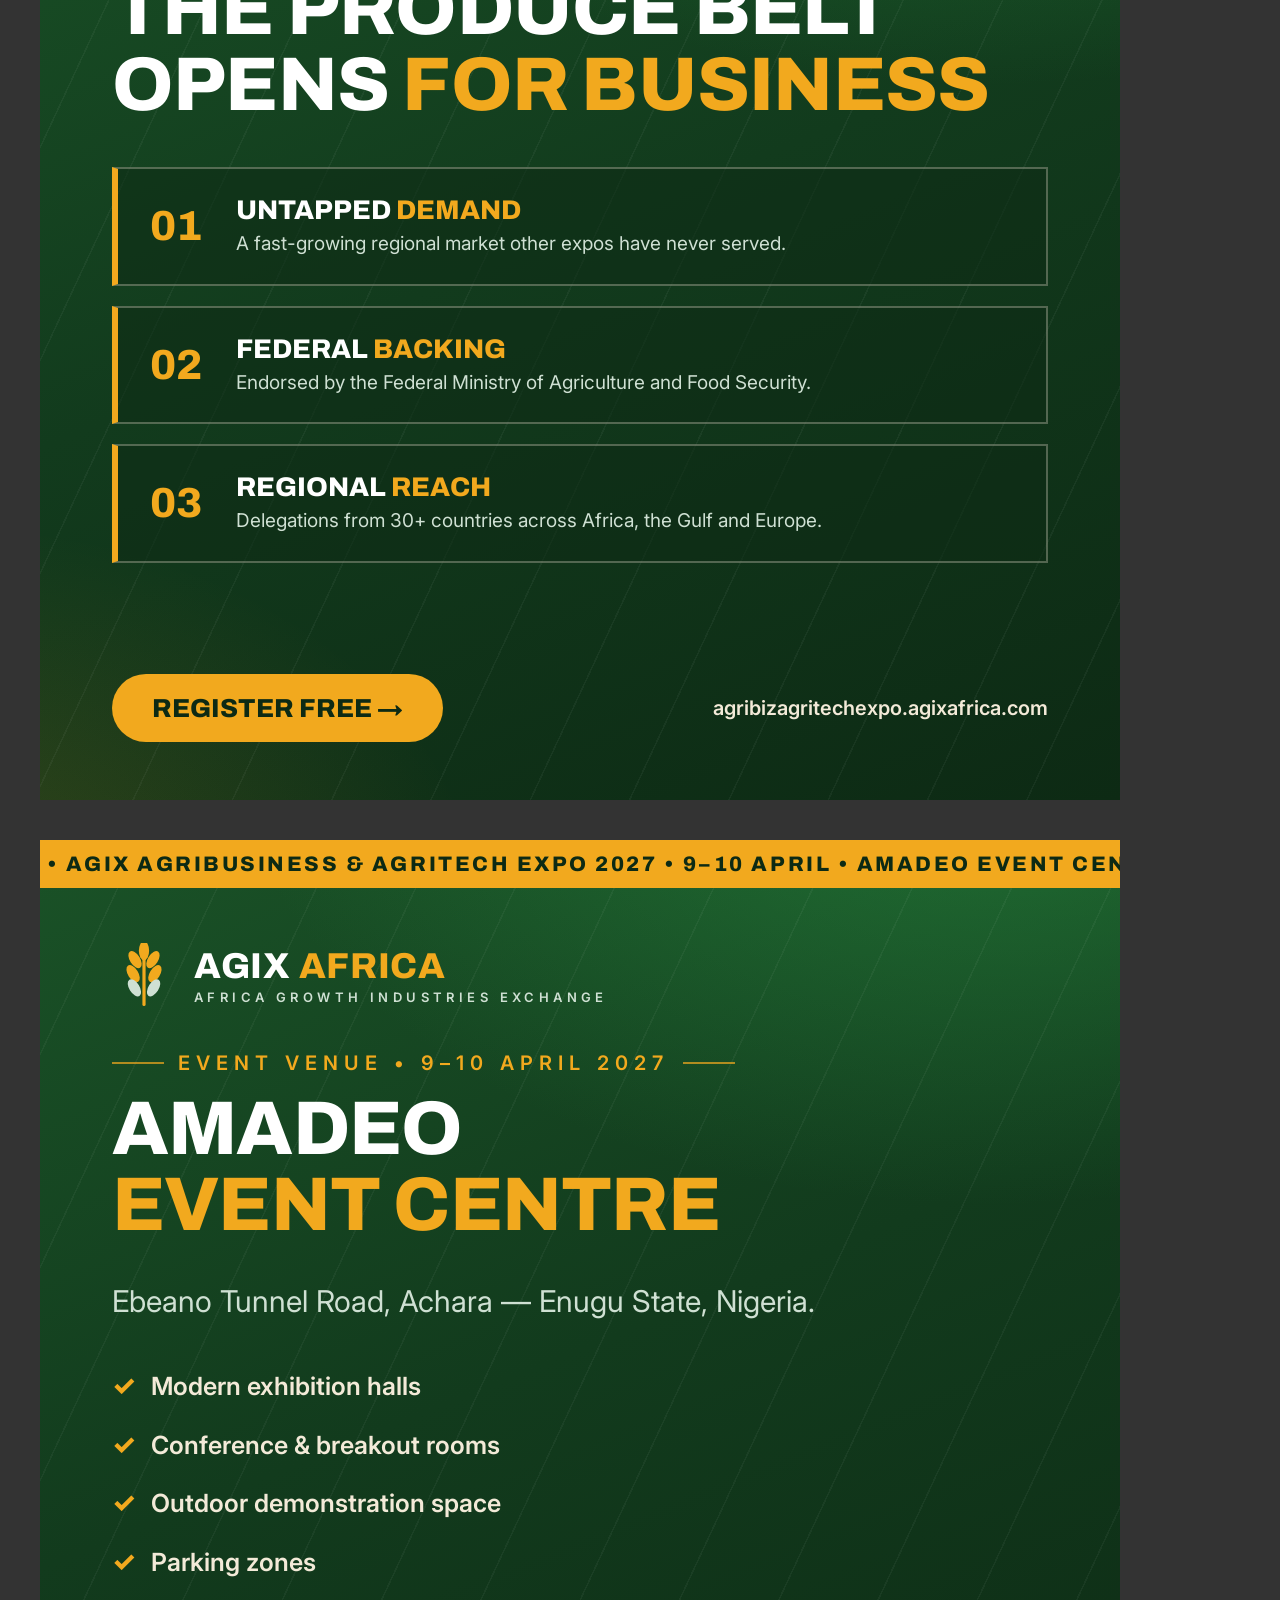
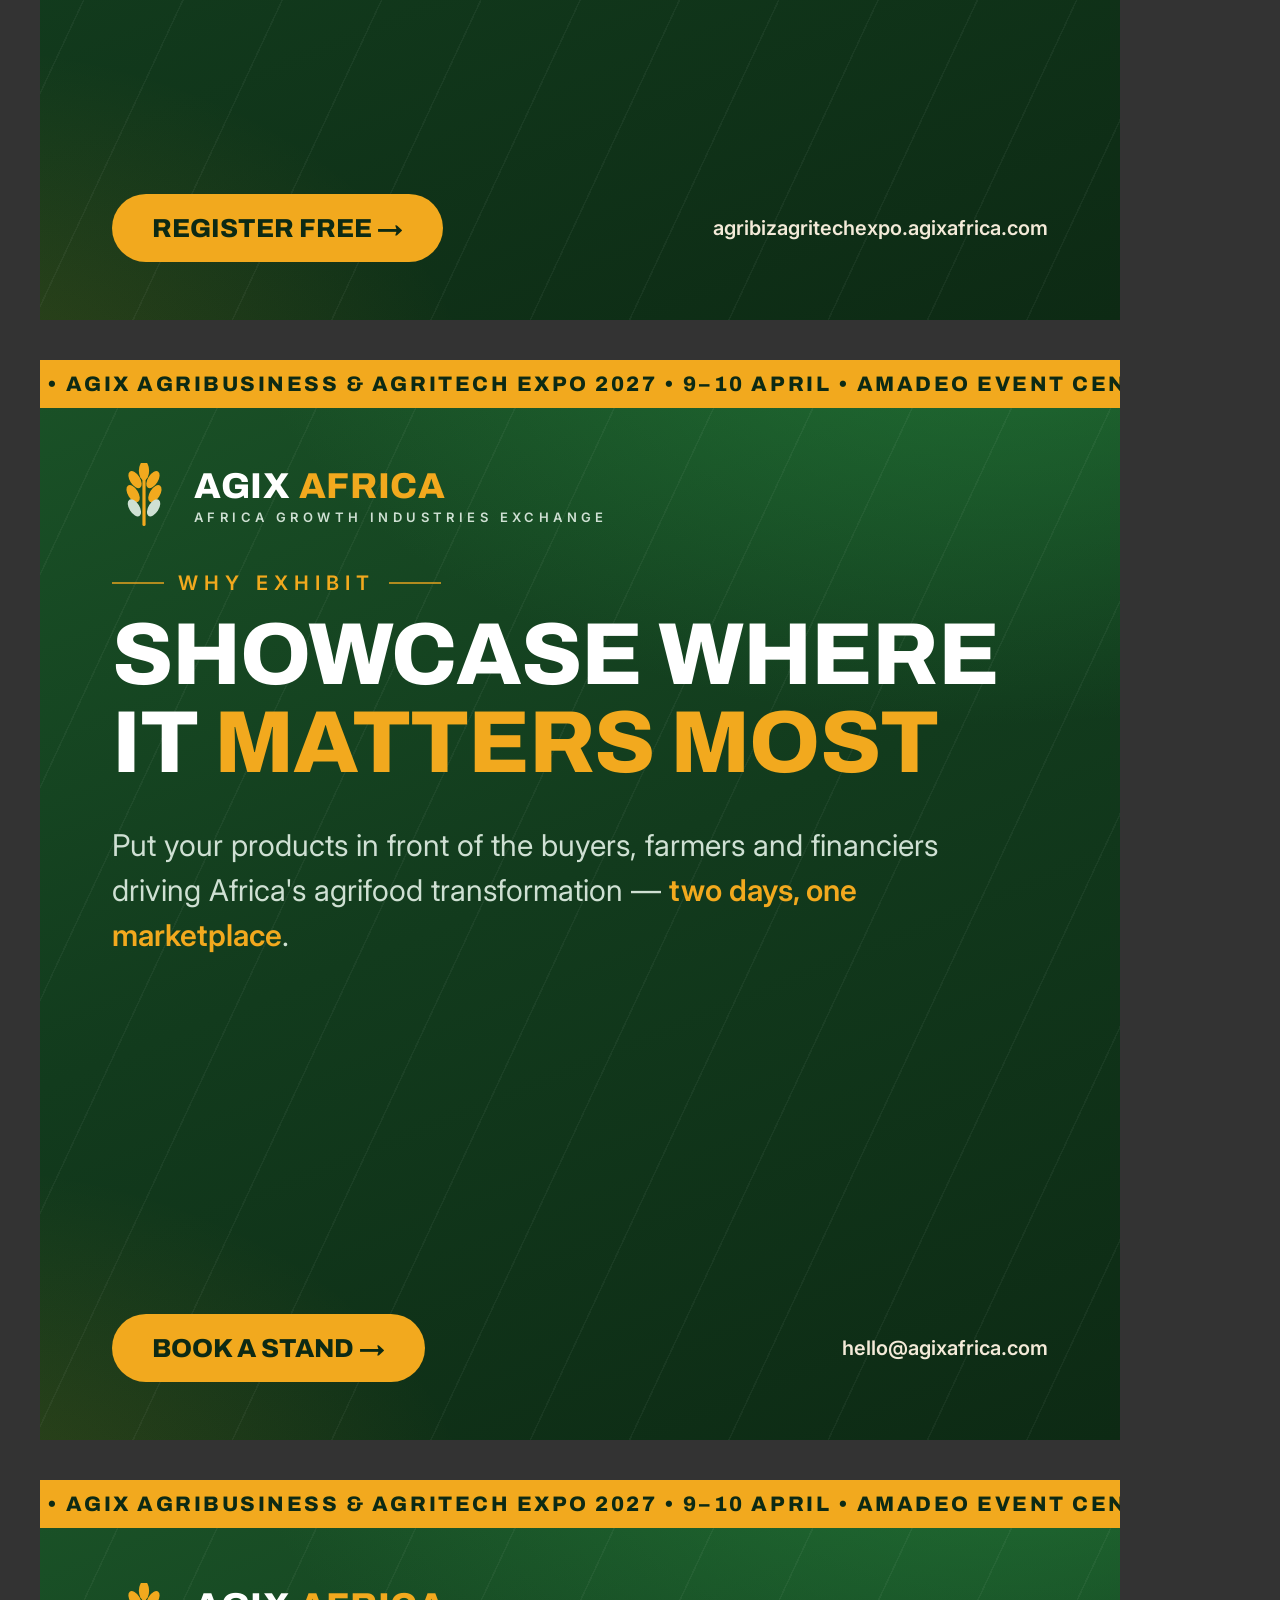
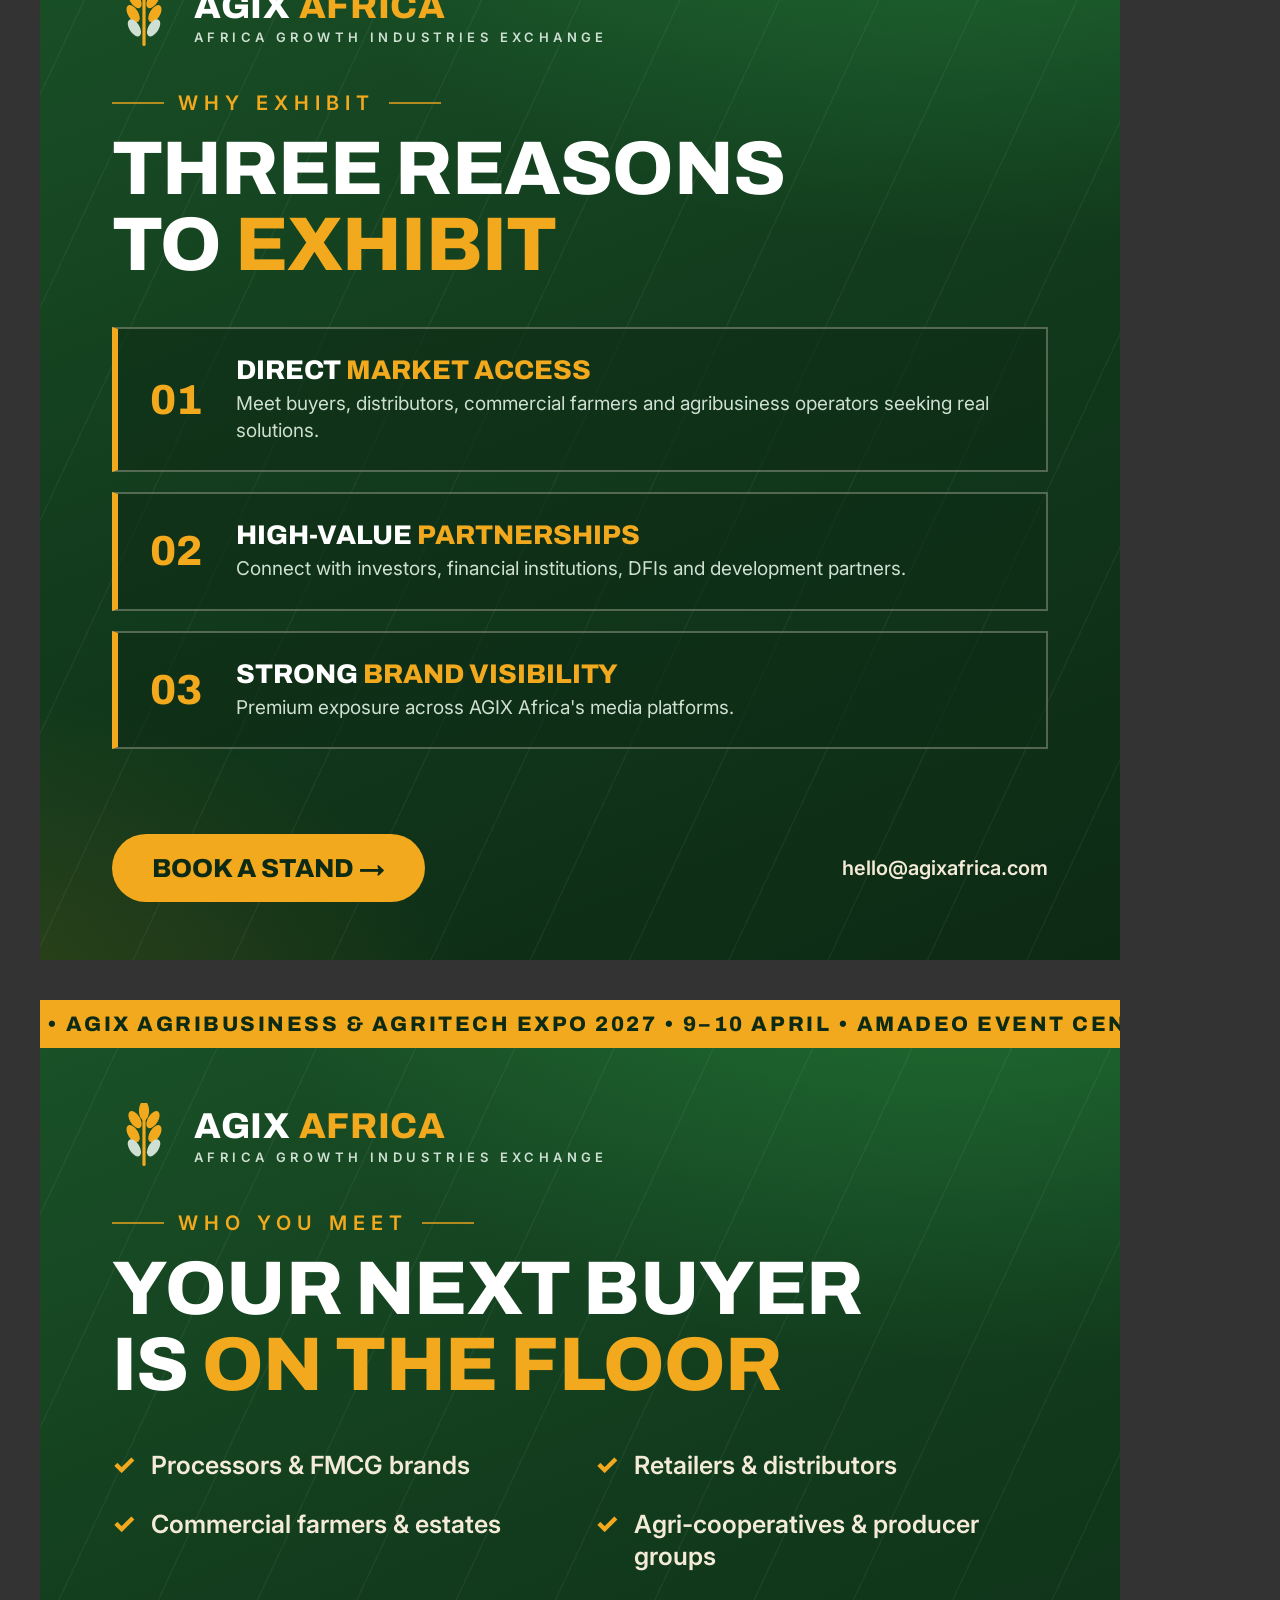
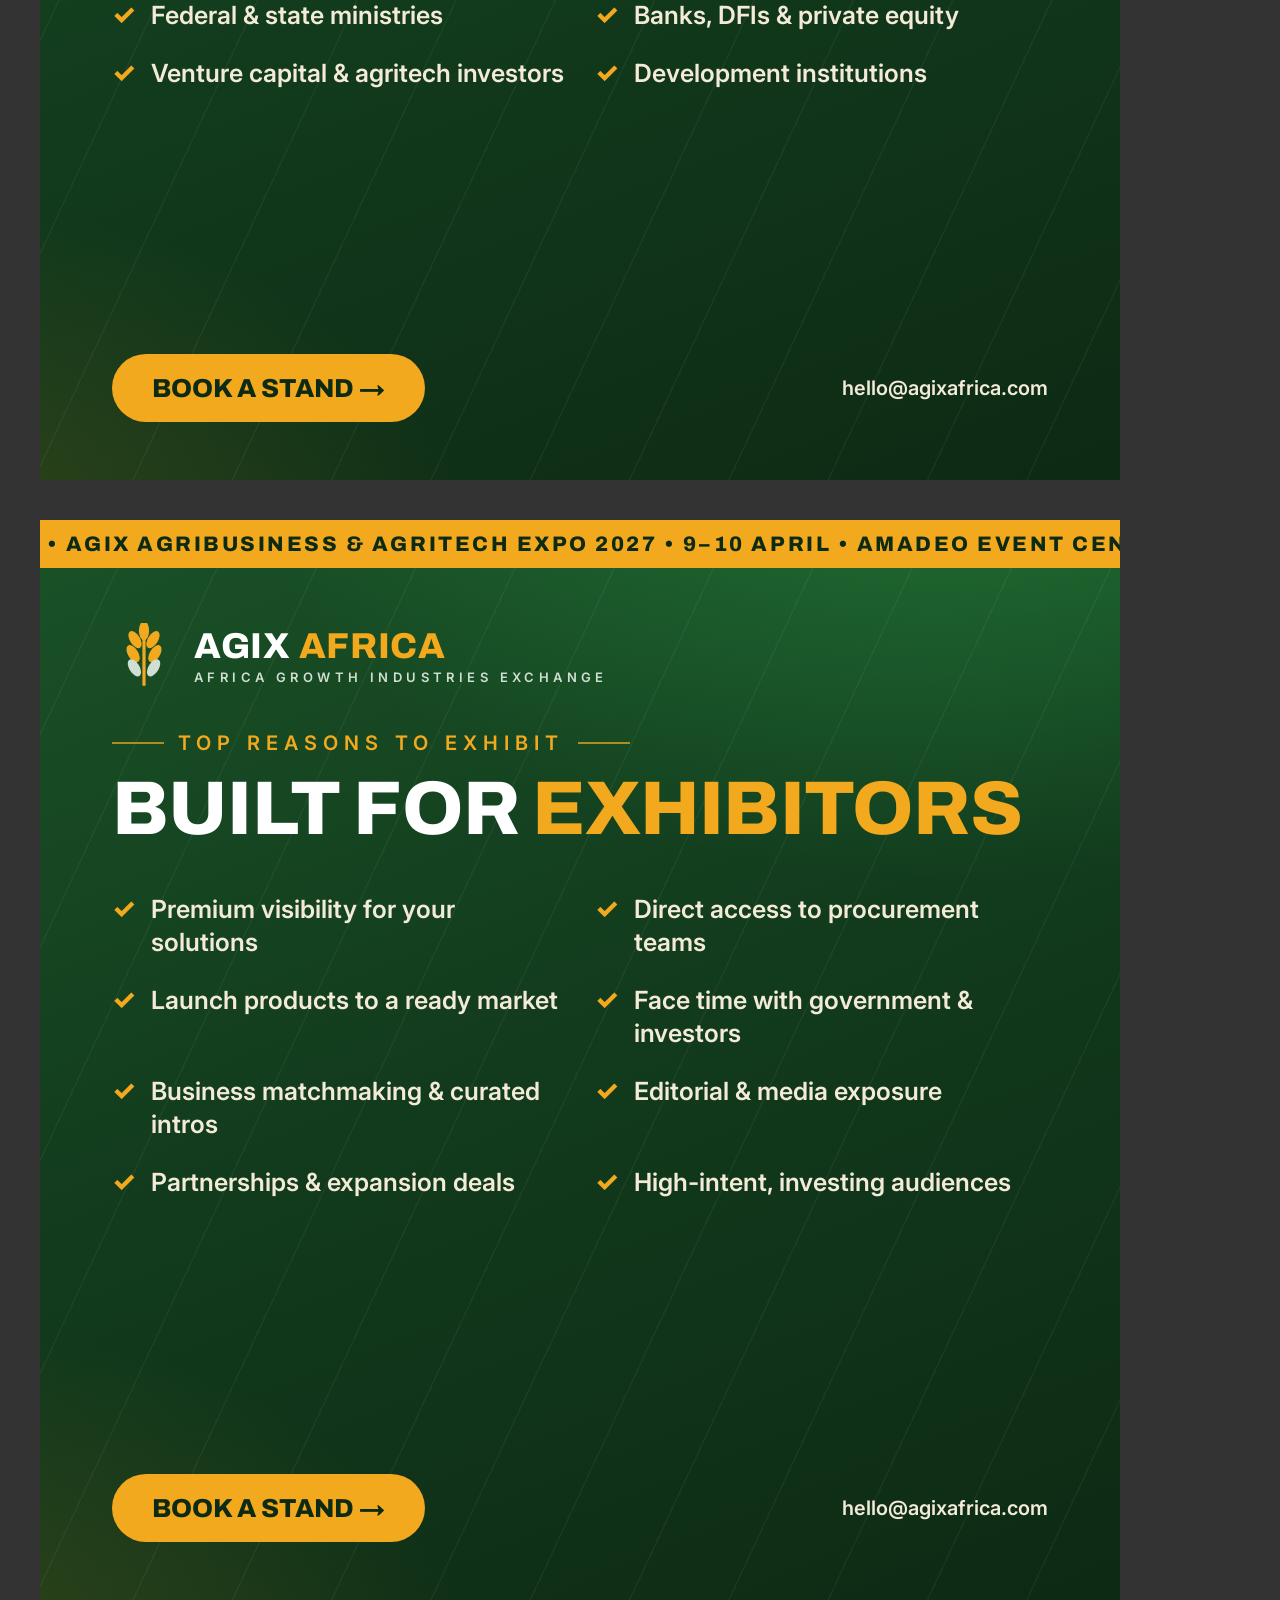
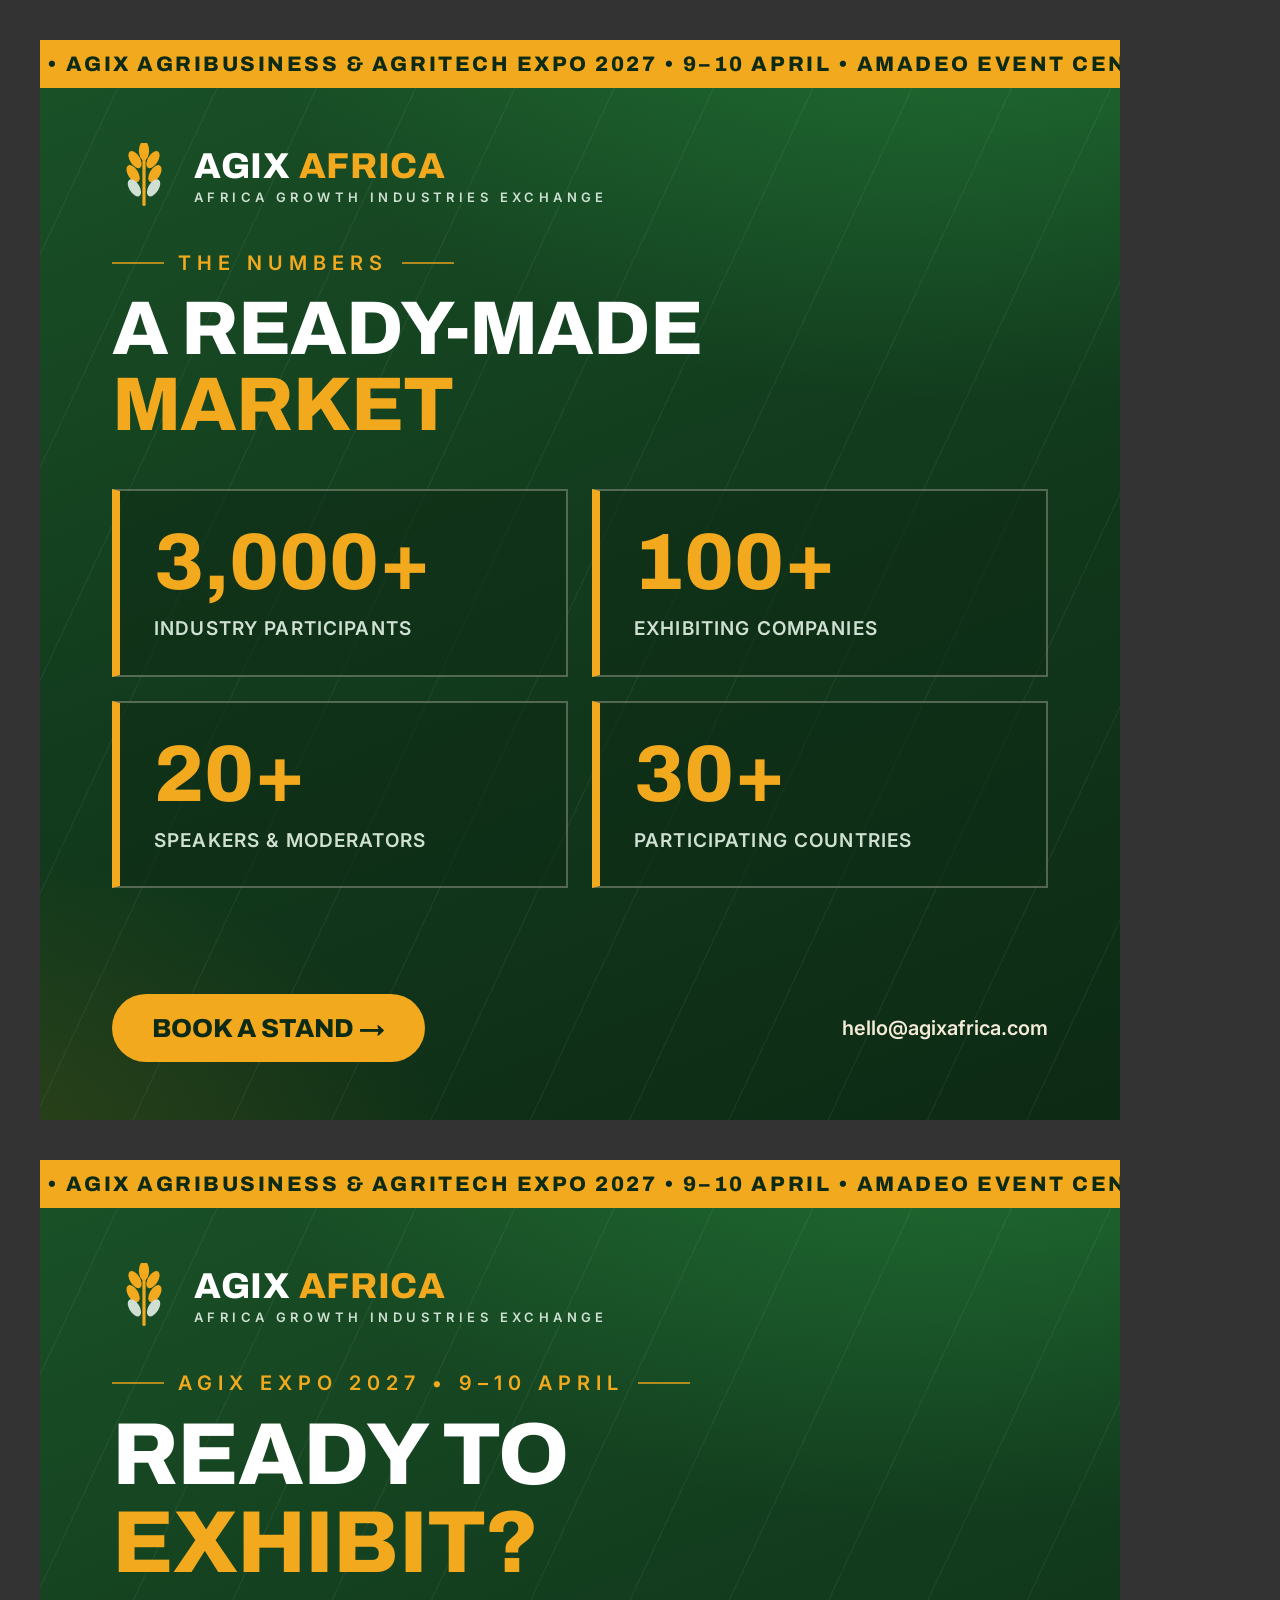
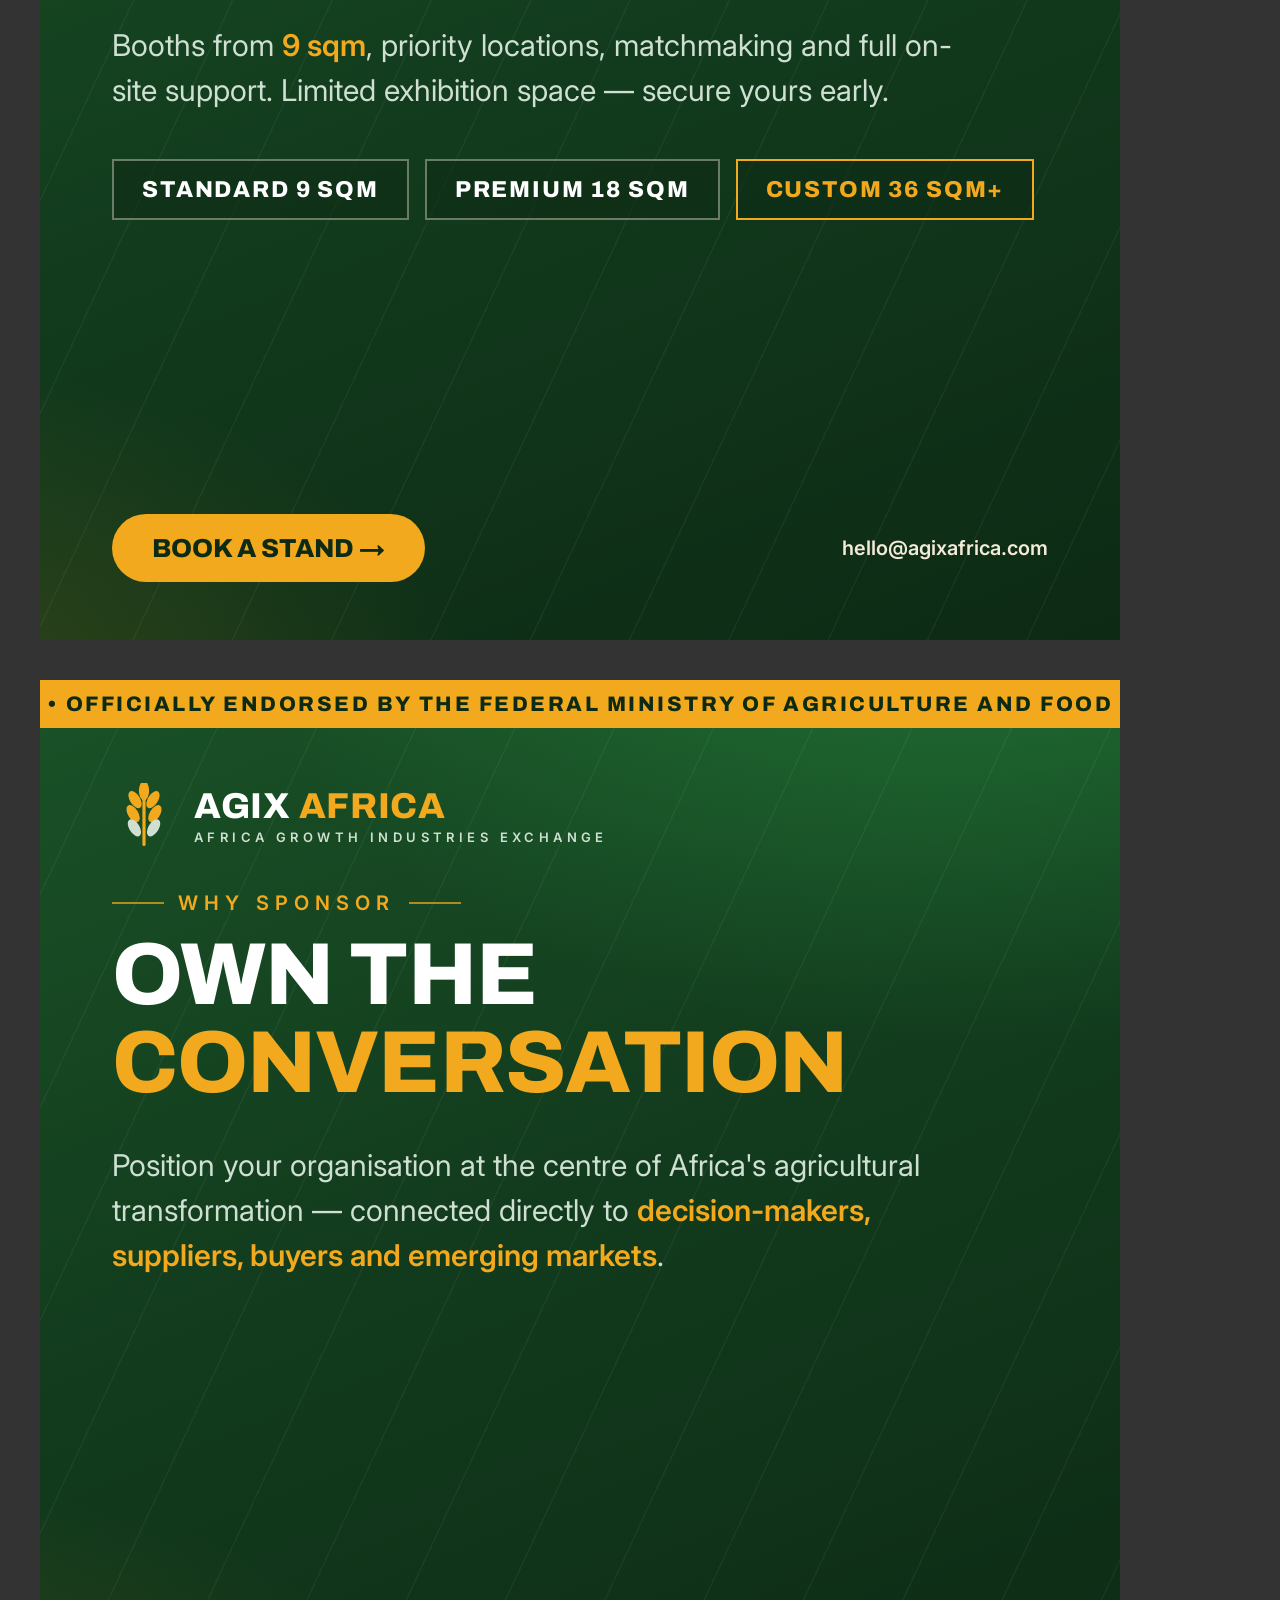
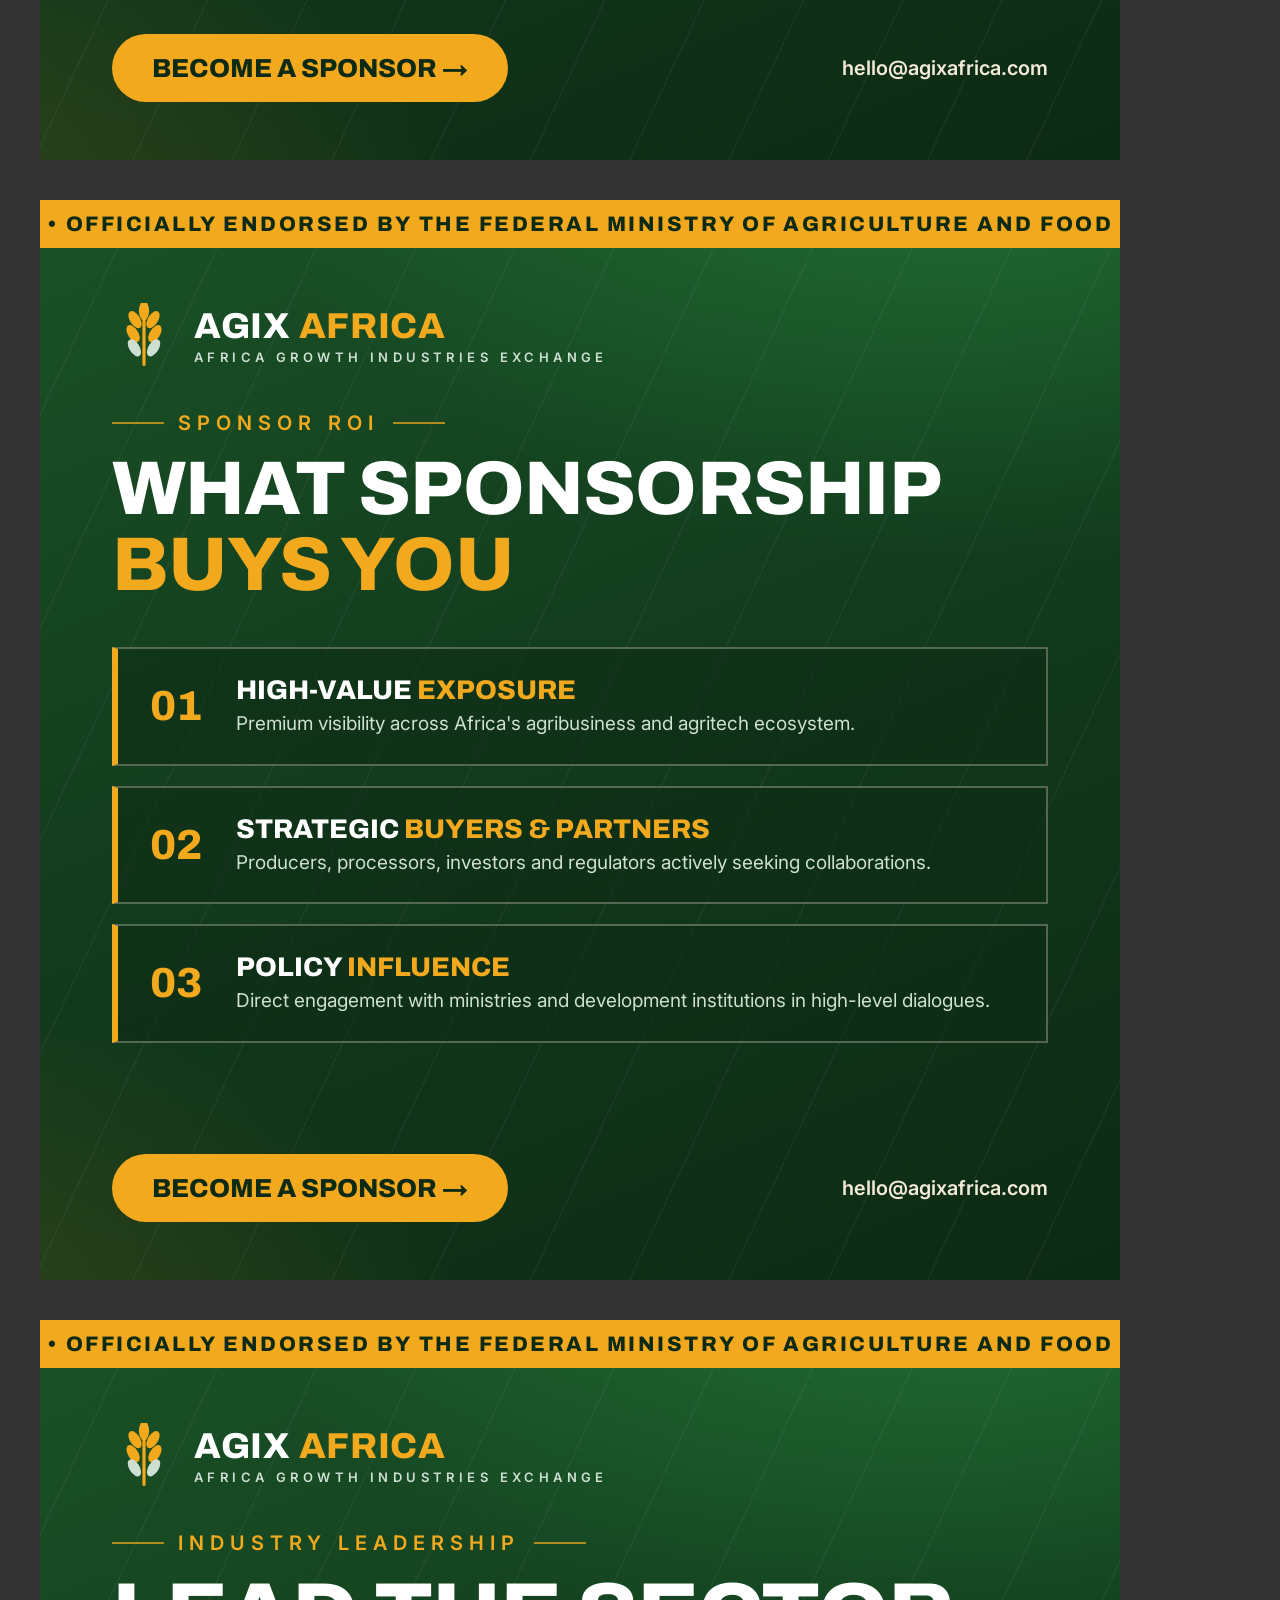
<file: marketing/source/artboards-campaigns.html>
<!DOCTYPE html><html lang="en"><head><meta charset="UTF-8"/><link href="https://fonts.googleapis.com/css2?family=Archivo:wght@600;800&family=Inter:wght@400;600&display=swap" rel="stylesheet" /><style>
  :root { --g900:#0d2a14; --g800:#123b1d; --g700:#1a5227; --g600:#2c9a46; --amber:#f2a91e; --cream:#f3ead8; --mist:#cfe0d3; }
  * { box-sizing: border-box; margin: 0; padding: 0; }
  body { background:#333; display:flex; flex-direction:column; gap:40px; padding:40px; font-family:"Inter",sans-serif; }
  .board { position:relative; overflow:hidden; color:#fff; flex:none; width:1080px; height:1080px;
    background:
      radial-gradient(1400px 900px at 88% -12%, rgba(44,154,70,0.55) 0%, transparent 55%),
      radial-gradient(1000px 700px at -10% 110%, rgba(242,169,30,0.16) 0%, transparent 55%),
      linear-gradient(158deg, var(--g700) 0%, var(--g800) 48%, var(--g900) 100%); }
  .board::before { content:""; position:absolute; inset:0;
    background:repeating-linear-gradient(115deg, rgba(255,255,255,0.045) 0px, rgba(255,255,255,0.045) 1.5px, transparent 1.5px, transparent 90px); pointer-events:none; }
  .ribbon { position:absolute; left:0; right:0; top:0; background:var(--amber); color:var(--g900);
    font-family:"Archivo"; font-weight:800; text-transform:uppercase; white-space:nowrap; overflow:hidden; z-index:3;
    font-size:21px; padding:13px 0; letter-spacing:0.12em; }
  .inner { position:absolute; inset:47px 0 0 0; padding:56px 72px 58px; display:flex; flex-direction:column; }
  .lockup { display:flex; align-items:center; gap:18px; }
  .lockup .name { font-family:"Archivo"; font-weight:800; font-size:36px; letter-spacing:0.02em; }
  .lockup .name span { color:var(--amber); }
  .lockup .sub { font-weight:600; font-size:13px; margin-top:3px; letter-spacing:0.34em; text-transform:uppercase; color:var(--mist); }
  .eyebrow { display:inline-flex; align-items:center; gap:14px; font-weight:600; font-size:20px;
    text-transform:uppercase; letter-spacing:0.3em; color:var(--amber); margin-top:44px; }
  .eyebrow::before, .eyebrow::after { content:""; height:2px; width:52px; background:var(--amber); opacity:0.7; }
  .headline { font-family:"Archivo"; font-weight:800; text-transform:uppercase; line-height:1.0; letter-spacing:-0.01em; margin-top:16px; }
  .headline .amber { color:var(--amber); }
  .hl-xl { font-size:100px; } .hl-lg { font-size:88px; } .hl-md { font-size:76px; } .hl-sm { font-size:64px; }
  .kicker { font-weight:400; color:var(--mist); font-size:30px; line-height:1.5; margin-top:36px; max-width:880px; }
  .kicker b { color:var(--amber); font-weight:600; }
  .panels { display:flex; flex-direction:column; gap:20px; margin-top:44px; }
  .panel { border:2px solid rgba(243,234,216,0.3); border-left:6px solid var(--amber);
    background:rgba(13,42,20,0.55); padding:26px 32px; display:flex; gap:24px; align-items:center; position:relative; z-index:1; }
  .panel .num { font-family:"Archivo"; font-weight:800; font-size:42px; color:var(--amber); flex:none; width:62px; }
  .panel h3 { font-family:"Archivo"; font-weight:800; text-transform:uppercase; font-size:27px; }
  .panel h3 span { color:var(--amber); }
  .panel p { color:var(--mist); font-size:19px; margin-top:6px; line-height:1.4; }
  .list { display:grid; gap:26px 30px; margin-top:46px; }
  .list.cols-1 { grid-template-columns:1fr; }
  .list.cols-2 { grid-template-columns:1fr 1fr; }
  .item { display:flex; align-items:flex-start; gap:16px; font-weight:600; font-size:25px; color:var(--cream); line-height:1.3; }
  .item::before { content:"✓"; color:var(--amber); font-weight:800; font-size:27px; flex:none; line-height:1.2; }
  .chips { display:flex; flex-wrap:wrap; gap:16px; margin-top:46px; }
  .chipbox { border:2px solid rgba(243,234,216,0.4); background:rgba(13,42,20,0.55);
    font-family:"Archivo"; font-weight:800; font-size:23px; letter-spacing:0.08em; padding:16px 28px; text-transform:uppercase; }
  .chipbox.gold { border-color:var(--amber); color:var(--amber); }
  .statgrid { display:grid; grid-template-columns:1fr 1fr; gap:24px; margin-top:46px; }
  .stat { border:2px solid rgba(243,234,216,0.3); border-left:8px solid var(--amber); background:rgba(13,42,20,0.55); padding:32px 34px; }
  .stat .num { font-family:"Archivo"; font-weight:800; font-size:80px; line-height:1; color:var(--amber); font-variant-numeric:tabular-nums; }
  .stat p { font-size:19px; font-weight:600; letter-spacing:0.06em; text-transform:uppercase; margin-top:12px; color:var(--mist); line-height:1.45; }
  .pkg-size { display:inline-block; font-family:"Archivo"; font-weight:800; font-size:34px; color:var(--g900);
    background:var(--amber); padding:10px 26px; margin-top:34px; letter-spacing:0.04em; }
  .pkg-desc { font-size:26px; color:var(--mist); line-height:1.5; margin-top:28px; max-width:880px; }
  .footline { margin-top:auto; display:flex; align-items:center; justify-content:space-between; }
  .cta { display:inline-flex; align-items:center; background:var(--amber); color:var(--g900);
    font-family:"Archivo"; font-weight:800; text-transform:uppercase; border-radius:999px; font-size:26px; padding:20px 40px; }
  .url { font-weight:600; color:var(--cream); font-size:20px; }
</style></head><body><svg width="0" height="0" style="position:absolute"><defs><g id="wheat">
<line x1="50" y1="10" x2="50" y2="96" stroke="#f2a91e" stroke-width="5" stroke-linecap="round"/>
<ellipse cx="36" cy="26" rx="8" ry="15" fill="#f2a91e" transform="rotate(-32 36 26)"/>
<ellipse cx="64" cy="26" rx="8" ry="15" fill="#f2a91e" transform="rotate(32 64 26)"/>
<ellipse cx="33" cy="48" rx="8" ry="15" fill="#f2a91e" transform="rotate(-32 33 48)"/>
<ellipse cx="67" cy="48" rx="8" ry="15" fill="#f2a91e" transform="rotate(32 67 48)"/>
<ellipse cx="35" cy="70" rx="8" ry="15" fill="#cfe0d3" transform="rotate(-32 35 70)"/>
<ellipse cx="65" cy="70" rx="8" ry="15" fill="#cfe0d3" transform="rotate(32 65 70)"/>
<ellipse cx="50" cy="12" rx="8" ry="15" fill="#f2a91e"/></g></defs></svg><div class="board" id="enugu-01"><div class="ribbon">&nbsp;• AGIX AGRIBUSINESS &amp; AGRITECH EXPO 2027 • 9–10 APRIL • AMADEO EVENT CENTRE, ENUGU • REGISTER FREE • AGIX AGRIBUSINESS &amp; AGRITECH EXPO 2027 • 9–10 APRIL • AMADEO EVENT CENTRE</div><div class="inner"><div class="lockup"><svg width="64" height="64" viewBox="0 0 100 100"><use href="#wheat"/></svg>
<div><div class="name">AGIX <span>AFRICA</span></div><div class="sub">Africa Growth Industries Exchange</div></div></div><div class="eyebrow">Why Enugu</div><div class="headline hl-lg">Where Africa's Food Is <span class="amber">Actually Grown</span></div><div class="kicker">While other expos chase the commercial capitals, AGIX plants its flag in the heart of <b>South-East Nigeria's produce belt</b> — face-to-face with the farmers, cooperatives and processors other events never reach.</div><div class="footline"><div class="cta">Register Free →</div><div class="url">agribizagritechexpo.agixafrica.com</div></div></div></div>
<div class="board" id="enugu-02"><div class="ribbon">&nbsp;• AGIX AGRIBUSINESS &amp; AGRITECH EXPO 2027 • 9–10 APRIL • AMADEO EVENT CENTRE, ENUGU • REGISTER FREE • AGIX AGRIBUSINESS &amp; AGRITECH EXPO 2027 • 9–10 APRIL • AMADEO EVENT CENTRE</div><div class="inner"><div class="lockup"><svg width="64" height="64" viewBox="0 0 100 100"><use href="#wheat"/></svg>
<div><div class="name">AGIX <span>AFRICA</span></div><div class="sub">Africa Growth Industries Exchange</div></div></div><div class="eyebrow">Why Enugu</div><div class="headline hl-lg">Lagos Has Conferences.<br/>Enugu Has <span class="amber">The Farms.</span></div><div class="kicker">Real buyers. Real growers. Real supply chains. AGIX 2027 happens where the value chain actually lives — <b>not hundreds of kilometres from it</b>.</div><div class="footline"><div class="cta">Register Free →</div><div class="url">agribizagritechexpo.agixafrica.com</div></div></div></div>
<div class="board" id="enugu-03"><div class="ribbon">&nbsp;• AGIX AGRIBUSINESS &amp; AGRITECH EXPO 2027 • 9–10 APRIL • AMADEO EVENT CENTRE, ENUGU • REGISTER FREE • AGIX AGRIBUSINESS &amp; AGRITECH EXPO 2027 • 9–10 APRIL • AMADEO EVENT CENTRE</div><div class="inner"><div class="lockup"><svg width="64" height="64" viewBox="0 0 100 100"><use href="#wheat"/></svg>
<div><div class="name">AGIX <span>AFRICA</span></div><div class="sub">Africa Growth Industries Exchange</div></div></div><div class="eyebrow">First-Mover Advantage</div><div class="headline hl-xl">First In.<br/><span class="amber">First To Win.</span></div><div class="kicker">The South-East is one of Africa's most underserved, fastest-growing agricultural markets. Build the relationships — and lock in the distribution — <b>before your competitors arrive</b>.</div><div class="footline"><div class="cta">Book a Stand →</div><div class="url">hello@agixafrica.com</div></div></div></div>
<div class="board" id="enugu-04"><div class="ribbon">&nbsp;• AGIX AGRIBUSINESS &amp; AGRITECH EXPO 2027 • 9–10 APRIL • AMADEO EVENT CENTRE, ENUGU • REGISTER FREE • AGIX AGRIBUSINESS &amp; AGRITECH EXPO 2027 • 9–10 APRIL • AMADEO EVENT CENTRE</div><div class="inner"><div class="lockup"><svg width="64" height="64" viewBox="0 0 100 100"><use href="#wheat"/></svg>
<div><div class="name">AGIX <span>AFRICA</span></div><div class="sub">Africa Growth Industries Exchange</div></div></div><div class="eyebrow">Why Enugu</div><div class="headline hl-md">Connected to<br/>the <span class="amber">Corridors</span></div><div class="list cols-1"><div class="item">Minutes from Akanu Ibiam International Airport (ENU)</div><div class="item">Direct road links to major produce-belt states</div><div class="item">Gateway to Southern Nigeria's agribusiness corridors</div><div class="item">Interstate transport parks &amp; terminals</div><div class="item">Hotels for every budget, minutes from the venue</div></div><div class="footline"><div class="cta">Register Free →</div><div class="url">agribizagritechexpo.agixafrica.com</div></div></div></div>
<div class="board" id="enugu-05"><div class="ribbon">&nbsp;• AGIX AGRIBUSINESS &amp; AGRITECH EXPO 2027 • 9–10 APRIL • AMADEO EVENT CENTRE, ENUGU • REGISTER FREE • AGIX AGRIBUSINESS &amp; AGRITECH EXPO 2027 • 9–10 APRIL • AMADEO EVENT CENTRE</div><div class="inner"><div class="lockup"><svg width="64" height="64" viewBox="0 0 100 100"><use href="#wheat"/></svg>
<div><div class="name">AGIX <span>AFRICA</span></div><div class="sub">Africa Growth Industries Exchange</div></div></div><div class="eyebrow">Why Enugu</div><div class="headline hl-md">The Produce Belt<br/>Opens <span class="amber">for Business</span></div><div class="panels"><div class="panel"><div class="num">01</div><div><h3>Untapped <span>demand</span></h3><p>A fast-growing regional market other expos have never served.</p></div></div><div class="panel"><div class="num">02</div><div><h3>Federal <span>backing</span></h3><p>Endorsed by the Federal Ministry of Agriculture and Food Security.</p></div></div><div class="panel"><div class="num">03</div><div><h3>Regional <span>reach</span></h3><p>Delegations from 30+ countries across Africa, the Gulf and Europe.</p></div></div></div><div class="footline"><div class="cta">Register Free →</div><div class="url">agribizagritechexpo.agixafrica.com</div></div></div></div>
<div class="board" id="enugu-06"><div class="ribbon">&nbsp;• AGIX AGRIBUSINESS &amp; AGRITECH EXPO 2027 • 9–10 APRIL • AMADEO EVENT CENTRE, ENUGU • REGISTER FREE • AGIX AGRIBUSINESS &amp; AGRITECH EXPO 2027 • 9–10 APRIL • AMADEO EVENT CENTRE</div><div class="inner"><div class="lockup"><svg width="64" height="64" viewBox="0 0 100 100"><use href="#wheat"/></svg>
<div><div class="name">AGIX <span>AFRICA</span></div><div class="sub">Africa Growth Industries Exchange</div></div></div><div class="eyebrow">Event Venue • 9–10 April 2027</div><div class="headline hl-md">Amadeo<br/><span class="amber">Event Centre</span></div><div class="kicker">Ebeano Tunnel Road, Achara — Enugu State, Nigeria.</div><div class="list cols-1"><div class="item">Modern exhibition halls</div><div class="item">Conference &amp; breakout rooms</div><div class="item">Outdoor demonstration space</div><div class="item">Parking zones</div></div><div class="footline"><div class="cta">Register Free →</div><div class="url">agribizagritechexpo.agixafrica.com</div></div></div></div>
<div class="board" id="exhibit-01"><div class="ribbon">&nbsp;• AGIX AGRIBUSINESS &amp; AGRITECH EXPO 2027 • 9–10 APRIL • AMADEO EVENT CENTRE, ENUGU • REGISTER FREE • AGIX AGRIBUSINESS &amp; AGRITECH EXPO 2027 • 9–10 APRIL • AMADEO EVENT CENTRE</div><div class="inner"><div class="lockup"><svg width="64" height="64" viewBox="0 0 100 100"><use href="#wheat"/></svg>
<div><div class="name">AGIX <span>AFRICA</span></div><div class="sub">Africa Growth Industries Exchange</div></div></div><div class="eyebrow">Why Exhibit</div><div class="headline hl-lg">Showcase Where<br/>It <span class="amber">Matters Most</span></div><div class="kicker">Put your products in front of the buyers, farmers and financiers driving Africa's agrifood transformation — <b>two days, one marketplace</b>.</div><div class="footline"><div class="cta">Book a Stand →</div><div class="url">hello@agixafrica.com</div></div></div></div>
<div class="board" id="exhibit-02"><div class="ribbon">&nbsp;• AGIX AGRIBUSINESS &amp; AGRITECH EXPO 2027 • 9–10 APRIL • AMADEO EVENT CENTRE, ENUGU • REGISTER FREE • AGIX AGRIBUSINESS &amp; AGRITECH EXPO 2027 • 9–10 APRIL • AMADEO EVENT CENTRE</div><div class="inner"><div class="lockup"><svg width="64" height="64" viewBox="0 0 100 100"><use href="#wheat"/></svg>
<div><div class="name">AGIX <span>AFRICA</span></div><div class="sub">Africa Growth Industries Exchange</div></div></div><div class="eyebrow">Why Exhibit</div><div class="headline hl-md">Three Reasons<br/>to <span class="amber">Exhibit</span></div><div class="panels"><div class="panel"><div class="num">01</div><div><h3>Direct <span>market access</span></h3><p>Meet buyers, distributors, commercial farmers and agribusiness operators seeking real solutions.</p></div></div><div class="panel"><div class="num">02</div><div><h3>High-value <span>partnerships</span></h3><p>Connect with investors, financial institutions, DFIs and development partners.</p></div></div><div class="panel"><div class="num">03</div><div><h3>Strong <span>brand visibility</span></h3><p>Premium exposure across AGIX Africa's media platforms.</p></div></div></div><div class="footline"><div class="cta">Book a Stand →</div><div class="url">hello@agixafrica.com</div></div></div></div>
<div class="board" id="exhibit-03"><div class="ribbon">&nbsp;• AGIX AGRIBUSINESS &amp; AGRITECH EXPO 2027 • 9–10 APRIL • AMADEO EVENT CENTRE, ENUGU • REGISTER FREE • AGIX AGRIBUSINESS &amp; AGRITECH EXPO 2027 • 9–10 APRIL • AMADEO EVENT CENTRE</div><div class="inner"><div class="lockup"><svg width="64" height="64" viewBox="0 0 100 100"><use href="#wheat"/></svg>
<div><div class="name">AGIX <span>AFRICA</span></div><div class="sub">Africa Growth Industries Exchange</div></div></div><div class="eyebrow">Who You Meet</div><div class="headline hl-md">Your Next Buyer<br/>Is <span class="amber">On the Floor</span></div><div class="list cols-2"><div class="item">Processors &amp; FMCG brands</div><div class="item">Retailers &amp; distributors</div><div class="item">Commercial farmers &amp; estates</div><div class="item">Agri-cooperatives &amp; producer groups</div><div class="item">Federal &amp; state ministries</div><div class="item">Banks, DFIs &amp; private equity</div><div class="item">Venture capital &amp; agritech investors</div><div class="item">Development institutions</div></div><div class="footline"><div class="cta">Book a Stand →</div><div class="url">hello@agixafrica.com</div></div></div></div>
<div class="board" id="exhibit-04"><div class="ribbon">&nbsp;• AGIX AGRIBUSINESS &amp; AGRITECH EXPO 2027 • 9–10 APRIL • AMADEO EVENT CENTRE, ENUGU • REGISTER FREE • AGIX AGRIBUSINESS &amp; AGRITECH EXPO 2027 • 9–10 APRIL • AMADEO EVENT CENTRE</div><div class="inner"><div class="lockup"><svg width="64" height="64" viewBox="0 0 100 100"><use href="#wheat"/></svg>
<div><div class="name">AGIX <span>AFRICA</span></div><div class="sub">Africa Growth Industries Exchange</div></div></div><div class="eyebrow">Top Reasons to Exhibit</div><div class="headline hl-md">Built for <span class="amber">Exhibitors</span></div><div class="list cols-2"><div class="item">Premium visibility for your solutions</div><div class="item">Direct access to procurement teams</div><div class="item">Launch products to a ready market</div><div class="item">Face time with government &amp; investors</div><div class="item">Business matchmaking &amp; curated intros</div><div class="item">Editorial &amp; media exposure</div><div class="item">Partnerships &amp; expansion deals</div><div class="item">High-intent, investing audiences</div></div><div class="footline"><div class="cta">Book a Stand →</div><div class="url">hello@agixafrica.com</div></div></div></div>
<div class="board" id="exhibit-05"><div class="ribbon">&nbsp;• AGIX AGRIBUSINESS &amp; AGRITECH EXPO 2027 • 9–10 APRIL • AMADEO EVENT CENTRE, ENUGU • REGISTER FREE • AGIX AGRIBUSINESS &amp; AGRITECH EXPO 2027 • 9–10 APRIL • AMADEO EVENT CENTRE</div><div class="inner"><div class="lockup"><svg width="64" height="64" viewBox="0 0 100 100"><use href="#wheat"/></svg>
<div><div class="name">AGIX <span>AFRICA</span></div><div class="sub">Africa Growth Industries Exchange</div></div></div><div class="eyebrow">The Numbers</div><div class="headline hl-md">A Ready-Made<br/><span class="amber">Market</span></div><div class="statgrid"><div class="stat"><div class="num">3,000+</div><p>Industry Participants</p></div><div class="stat"><div class="num">100+</div><p>Exhibiting Companies</p></div><div class="stat"><div class="num">20+</div><p>Speakers &amp; Moderators</p></div><div class="stat"><div class="num">30+</div><p>Participating Countries</p></div></div><div class="footline"><div class="cta">Book a Stand →</div><div class="url">hello@agixafrica.com</div></div></div></div>
<div class="board" id="exhibit-06"><div class="ribbon">&nbsp;• AGIX AGRIBUSINESS &amp; AGRITECH EXPO 2027 • 9–10 APRIL • AMADEO EVENT CENTRE, ENUGU • REGISTER FREE • AGIX AGRIBUSINESS &amp; AGRITECH EXPO 2027 • 9–10 APRIL • AMADEO EVENT CENTRE</div><div class="inner"><div class="lockup"><svg width="64" height="64" viewBox="0 0 100 100"><use href="#wheat"/></svg>
<div><div class="name">AGIX <span>AFRICA</span></div><div class="sub">Africa Growth Industries Exchange</div></div></div><div class="eyebrow">AGIX Expo 2027 • 9–10 April</div><div class="headline hl-lg">Ready to<br/><span class="amber">Exhibit?</span></div><div class="kicker">Booths from <b>9 sqm</b>, priority locations, matchmaking and full on-site support. Limited exhibition space — secure yours early.</div><div class="chips"><div class="chipbox">Standard 9 sqm</div><div class="chipbox">Premium 18 sqm</div><div class="chipbox gold">Custom 36 sqm+</div></div><div class="footline"><div class="cta">Book a Stand →</div><div class="url">hello@agixafrica.com</div></div></div></div>
<div class="board" id="sponsor-01"><div class="ribbon">&nbsp;• OFFICIALLY ENDORSED BY THE FEDERAL MINISTRY OF AGRICULTURE AND FOOD SECURITY • OFFICIAL FEDERAL LEAD PARTNER • OFFICIALLY ENDORSED BY THE FEDERAL MINISTRY OF AGRICULTURE AND FOOD SECURITY</div><div class="inner"><div class="lockup"><svg width="64" height="64" viewBox="0 0 100 100"><use href="#wheat"/></svg>
<div><div class="name">AGIX <span>AFRICA</span></div><div class="sub">Africa Growth Industries Exchange</div></div></div><div class="eyebrow">Why Sponsor</div><div class="headline hl-lg">Own the<br/><span class="amber">Conversation</span></div><div class="kicker">Position your organisation at the centre of Africa's agricultural transformation — connected directly to <b>decision-makers, suppliers, buyers and emerging markets</b>.</div><div class="footline"><div class="cta">Become a Sponsor →</div><div class="url">hello@agixafrica.com</div></div></div></div>
<div class="board" id="sponsor-02"><div class="ribbon">&nbsp;• OFFICIALLY ENDORSED BY THE FEDERAL MINISTRY OF AGRICULTURE AND FOOD SECURITY • OFFICIAL FEDERAL LEAD PARTNER • OFFICIALLY ENDORSED BY THE FEDERAL MINISTRY OF AGRICULTURE AND FOOD SECURITY</div><div class="inner"><div class="lockup"><svg width="64" height="64" viewBox="0 0 100 100"><use href="#wheat"/></svg>
<div><div class="name">AGIX <span>AFRICA</span></div><div class="sub">Africa Growth Industries Exchange</div></div></div><div class="eyebrow">Sponsor ROI</div><div class="headline hl-md">What Sponsorship<br/><span class="amber">Buys You</span></div><div class="panels"><div class="panel"><div class="num">01</div><div><h3>High-value <span>exposure</span></h3><p>Premium visibility across Africa's agribusiness and agritech ecosystem.</p></div></div><div class="panel"><div class="num">02</div><div><h3>Strategic <span>buyers &amp; partners</span></h3><p>Producers, processors, investors and regulators actively seeking collaborations.</p></div></div><div class="panel"><div class="num">03</div><div><h3>Policy <span>influence</span></h3><p>Direct engagement with ministries and development institutions in high-level dialogues.</p></div></div></div><div class="footline"><div class="cta">Become a Sponsor →</div><div class="url">hello@agixafrica.com</div></div></div></div>
<div class="board" id="sponsor-03"><div class="ribbon">&nbsp;• OFFICIALLY ENDORSED BY THE FEDERAL MINISTRY OF AGRICULTURE AND FOOD SECURITY • OFFICIAL FEDERAL LEAD PARTNER • OFFICIALLY ENDORSED BY THE FEDERAL MINISTRY OF AGRICULTURE AND FOOD SECURITY</div><div class="inner"><div class="lockup"><svg width="64" height="64" viewBox="0 0 100 100"><use href="#wheat"/></svg>
<div><div class="name">AGIX <span>AFRICA</span></div><div class="sub">Africa Growth Industries Exchange</div></div></div><div class="eyebrow">Industry Leadership</div><div class="headline hl-lg">Lead the Sector.<br/><span class="amber">Visibly.</span></div><div class="kicker">Align with Africa's most dynamic agrifood growth platform and strengthen your leadership position across <b>value chains and priority markets</b>.</div><div class="footline"><div class="cta">Become a Sponsor →</div><div class="url">hello@agixafrica.com</div></div></div></div>
<div class="board" id="sponsor-04"><div class="ribbon">&nbsp;• OFFICIALLY ENDORSED BY THE FEDERAL MINISTRY OF AGRICULTURE AND FOOD SECURITY • OFFICIAL FEDERAL LEAD PARTNER • OFFICIALLY ENDORSED BY THE FEDERAL MINISTRY OF AGRICULTURE AND FOOD SECURITY</div><div class="inner"><div class="lockup"><svg width="64" height="64" viewBox="0 0 100 100"><use href="#wheat"/></svg>
<div><div class="name">AGIX <span>AFRICA</span></div><div class="sub">Africa Growth Industries Exchange</div></div></div><div class="eyebrow">Sponsor Benefits</div><div class="headline hl-md">Every Sponsor<br/><span class="amber">Receives</span></div><div class="list cols-1"><div class="item">High-impact branding across all expo &amp; digital channels</div><div class="item">Direct access to agribusiness leaders and sector influencers</div><div class="item">Priority networking with investors, DFIs &amp; government</div><div class="item">Speaking &amp; thought-leadership roles in core sessions</div><div class="item">Prominent exhibition &amp; product showcase space</div><div class="item">Year-round media support on AGIX Africa platforms</div></div><div class="footline"><div class="cta">Become a Sponsor →</div><div class="url">hello@agixafrica.com</div></div></div></div>
<div class="board" id="sponsor-05"><div class="ribbon">&nbsp;• OFFICIALLY ENDORSED BY THE FEDERAL MINISTRY OF AGRICULTURE AND FOOD SECURITY • OFFICIAL FEDERAL LEAD PARTNER • OFFICIALLY ENDORSED BY THE FEDERAL MINISTRY OF AGRICULTURE AND FOOD SECURITY</div><div class="inner"><div class="lockup"><svg width="64" height="64" viewBox="0 0 100 100"><use href="#wheat"/></svg>
<div><div class="name">AGIX <span>AFRICA</span></div><div class="sub">Africa Growth Industries Exchange</div></div></div><div class="eyebrow">Sponsorship Tiers</div><div class="headline hl-md">A Tier for Every<br/><span class="amber">Ambition</span></div><div class="chips"><div class="chipbox gold">Official Host Partner</div><div class="chipbox gold">Title Sponsor</div><div class="chipbox">Platinum</div><div class="chipbox">Gold</div><div class="chipbox">Silver</div><div class="chipbox">Bronze</div><div class="chipbox">Supporting Partner</div><div class="chipbox">Media Partner</div><div class="chipbox">Institutional Partner</div></div><div class="footline"><div class="cta">Become a Sponsor →</div><div class="url">hello@agixafrica.com</div></div></div></div>
<div class="board" id="sponsor-06"><div class="ribbon">&nbsp;• OFFICIALLY ENDORSED BY THE FEDERAL MINISTRY OF AGRICULTURE AND FOOD SECURITY • OFFICIAL FEDERAL LEAD PARTNER • OFFICIALLY ENDORSED BY THE FEDERAL MINISTRY OF AGRICULTURE AND FOOD SECURITY</div><div class="inner"><div class="lockup"><svg width="64" height="64" viewBox="0 0 100 100"><use href="#wheat"/></svg>
<div><div class="name">AGIX <span>AFRICA</span></div><div class="sub">Africa Growth Industries Exchange</div></div></div><div class="eyebrow">AGIX Expo 2027 • 9–10 April</div><div class="headline hl-lg">Ready to Lead<br/>the <span class="amber">Industry?</span></div><div class="kicker">Request the sponsorship prospectus and secure a tier before they're gone — <b>one Title Sponsor, one Official Host Partner</b>.</div><div class="footline"><div class="cta">Request Prospectus →</div><div class="url">hello@agixafrica.com</div></div></div></div>
<div class="board" id="about-01"><div class="ribbon">&nbsp;• OFFICIALLY ENDORSED BY THE FEDERAL MINISTRY OF AGRICULTURE AND FOOD SECURITY • OFFICIAL FEDERAL LEAD PARTNER • OFFICIALLY ENDORSED BY THE FEDERAL MINISTRY OF AGRICULTURE AND FOOD SECURITY</div><div class="inner"><div class="lockup"><svg width="64" height="64" viewBox="0 0 100 100"><use href="#wheat"/></svg>
<div><div class="name">AGIX <span>AFRICA</span></div><div class="sub">Africa Growth Industries Exchange</div></div></div><div class="eyebrow">About the Expo</div><div class="headline hl-md">Africa's Premier<br/><span class="amber">Agrifood Marketplace</span></div><div class="kicker">A strategic marketplace for showcasing technologies, forming partnerships and unlocking investment across <b>crops, livestock, aquaculture, processing, logistics and digital agriculture</b>.</div><div class="footline"><div class="cta">Register Free →</div><div class="url">agribizagritechexpo.agixafrica.com</div></div></div></div>
<div class="board" id="about-02"><div class="ribbon">&nbsp;• OFFICIALLY ENDORSED BY THE FEDERAL MINISTRY OF AGRICULTURE AND FOOD SECURITY • OFFICIAL FEDERAL LEAD PARTNER • OFFICIALLY ENDORSED BY THE FEDERAL MINISTRY OF AGRICULTURE AND FOOD SECURITY</div><div class="inner"><div class="lockup"><svg width="64" height="64" viewBox="0 0 100 100"><use href="#wheat"/></svg>
<div><div class="name">AGIX <span>AFRICA</span></div><div class="sub">Africa Growth Industries Exchange</div></div></div><div class="eyebrow">Federal Endorsement</div><div class="headline hl-md">Endorsed at the<br/><span class="amber">Highest Level</span></div><div class="kicker">The <b>Federal Ministry of Agriculture and Food Security</b> is the Official Federal Lead Partner — with the Federal Ministry of Innovation, Science &amp; Technology as institutional partner.</div><div class="footline"><div class="cta">Register Free →</div><div class="url">agribizagritechexpo.agixafrica.com</div></div></div></div>
<div class="board" id="about-03"><div class="ribbon">&nbsp;• OFFICIALLY ENDORSED BY THE FEDERAL MINISTRY OF AGRICULTURE AND FOOD SECURITY • OFFICIAL FEDERAL LEAD PARTNER • OFFICIALLY ENDORSED BY THE FEDERAL MINISTRY OF AGRICULTURE AND FOOD SECURITY</div><div class="inner"><div class="lockup"><svg width="64" height="64" viewBox="0 0 100 100"><use href="#wheat"/></svg>
<div><div class="name">AGIX <span>AFRICA</span></div><div class="sub">Africa Growth Industries Exchange</div></div></div><div class="eyebrow">Why This Expo Matters</div><div class="headline hl-md">Built to Move Policy,<br/><span class="amber">Capital and Produce</span></div><div class="panels"><div class="panel"><div class="num">01</div><div><h3>Industry <span>partnerships</span></h3><p>Market access, distribution expansion and new business relationships.</p></div></div><div class="panel"><div class="num">02</div><div><h3>Innovation <span>exposure</span></h3><p>Agritech, climate-smart tools, automation and digital systems.</p></div></div><div class="panel"><div class="num">03</div><div><h3>Investment &amp; <span>policy</span></h3><p>Investors, DFIs and government in structured dialogue and deal-flow.</p></div></div></div><div class="footline"><div class="cta">Register Free →</div><div class="url">agribizagritechexpo.agixafrica.com</div></div></div></div>
<div class="board" id="about-04"><div class="ribbon">&nbsp;• OFFICIALLY ENDORSED BY THE FEDERAL MINISTRY OF AGRICULTURE AND FOOD SECURITY • OFFICIAL FEDERAL LEAD PARTNER • OFFICIALLY ENDORSED BY THE FEDERAL MINISTRY OF AGRICULTURE AND FOOD SECURITY</div><div class="inner"><div class="lockup"><svg width="64" height="64" viewBox="0 0 100 100"><use href="#wheat"/></svg>
<div><div class="name">AGIX <span>AFRICA</span></div><div class="sub">Africa Growth Industries Exchange</div></div></div><div class="eyebrow">AGIX Expo 2027 at a Glance</div><div class="headline hl-md">The Scale of the<br/><span class="amber">Opportunity</span></div><div class="statgrid"><div class="stat"><div class="num">3,000+</div><p>Event Participants</p></div><div class="stat"><div class="num">100+</div><p>Exhibiting Brands</p></div><div class="stat"><div class="num">20+</div><p>Speakers &amp; Moderators</p></div><div class="stat"><div class="num">30+</div><p>Participating Countries</p></div></div><div class="footline"><div class="cta">Register Free →</div><div class="url">agribizagritechexpo.agixafrica.com</div></div></div></div>
<div class="board" id="about-05"><div class="ribbon">&nbsp;• OFFICIALLY ENDORSED BY THE FEDERAL MINISTRY OF AGRICULTURE AND FOOD SECURITY • OFFICIAL FEDERAL LEAD PARTNER • OFFICIALLY ENDORSED BY THE FEDERAL MINISTRY OF AGRICULTURE AND FOOD SECURITY</div><div class="inner"><div class="lockup"><svg width="64" height="64" viewBox="0 0 100 100"><use href="#wheat"/></svg>
<div><div class="name">AGIX <span>AFRICA</span></div><div class="sub">Africa Growth Industries Exchange</div></div></div><div class="eyebrow">Who Attends</div><div class="headline hl-md">The Whole Value Chain,<br/><span class="amber">In One Room</span></div><div class="list cols-2"><div class="item">Agribusiness corporates</div><div class="item">Agritech innovators</div><div class="item">Farmers &amp; cooperatives</div><div class="item">Investors &amp; DFIs</div><div class="item">Government ministries</div><div class="item">F&amp;B manufacturers</div><div class="item">Input suppliers</div><div class="item">Logistics &amp; cold chain</div></div><div class="footline"><div class="cta">Register Free →</div><div class="url">agribizagritechexpo.agixafrica.com</div></div></div></div>
<div class="board" id="about-06"><div class="ribbon">&nbsp;• OFFICIALLY ENDORSED BY THE FEDERAL MINISTRY OF AGRICULTURE AND FOOD SECURITY • OFFICIAL FEDERAL LEAD PARTNER • OFFICIALLY ENDORSED BY THE FEDERAL MINISTRY OF AGRICULTURE AND FOOD SECURITY</div><div class="inner"><div class="lockup"><svg width="64" height="64" viewBox="0 0 100 100"><use href="#wheat"/></svg>
<div><div class="name">AGIX <span>AFRICA</span></div><div class="sub">Africa Growth Industries Exchange</div></div></div><div class="eyebrow">Save the Date</div><div class="headline hl-xl">9–10<br/><span class="amber">April 2027</span></div><div class="kicker">Amadeo Event Centre, Ebeano Tunnel Road, Achara — Enugu, Nigeria. Visitor registration is <b>free</b>.</div><div class="footline"><div class="cta">Register Free →</div><div class="url">agribizagritechexpo.agixafrica.com</div></div></div></div>
<div class="board" id="booth-01"><div class="ribbon">&nbsp;• AGIX AGRIBUSINESS &amp; AGRITECH EXPO 2027 • 9–10 APRIL • AMADEO EVENT CENTRE, ENUGU • REGISTER FREE • AGIX AGRIBUSINESS &amp; AGRITECH EXPO 2027 • 9–10 APRIL • AMADEO EVENT CENTRE</div><div class="inner"><div class="lockup"><svg width="64" height="64" viewBox="0 0 100 100"><use href="#wheat"/></svg>
<div><div class="name">AGIX <span>AFRICA</span></div><div class="sub">Africa Growth Industries Exchange</div></div></div><div class="eyebrow">Exhibitor Packages</div><div class="headline hl-md">A Booth for<br/>Every <span class="amber">Ambition</span></div><div class="kicker">From SMEs and agritech startups to global brands and country pavilions — every package includes exhibition services, visibility tools and <b>on-site support</b>.</div><div class="chips"><div class="chipbox">Standard 9 sqm</div><div class="chipbox">Premium 18 sqm</div><div class="chipbox gold">Custom 36 sqm+</div></div><div class="footline"><div class="cta">Book a Stand →</div><div class="url">hello@agixafrica.com</div></div></div></div>
<div class="board" id="booth-02"><div class="ribbon">&nbsp;• AGIX AGRIBUSINESS &amp; AGRITECH EXPO 2027 • 9–10 APRIL • AMADEO EVENT CENTRE, ENUGU • REGISTER FREE • AGIX AGRIBUSINESS &amp; AGRITECH EXPO 2027 • 9–10 APRIL • AMADEO EVENT CENTRE</div><div class="inner"><div class="lockup"><svg width="64" height="64" viewBox="0 0 100 100"><use href="#wheat"/></svg>
<div><div class="name">AGIX <span>AFRICA</span></div><div class="sub">Africa Growth Industries Exchange</div></div></div><div class="eyebrow">Exhibitor Packages</div><div class="headline hl-lg">Standard <span class="amber">Booth</span></div><div><span class="pkg-size">9 SQM</span></div><div class="pkg-desc">The entry-level option for SMEs, startups and companies seeking brand visibility and market entry.</div><div class="list cols-2"><div class="item">Fascia name board</div><div class="item">1 table + 2 chairs</div><div class="item">Spotlight &amp; power socket</div><div class="item">Waste bin</div><div class="item">Exhibitor listing on website</div><div class="item">Booth branding</div></div><div class="footline"><div class="cta">Book a Stand →</div><div class="url">hello@agixafrica.com</div></div></div></div>
<div class="board" id="booth-03"><div class="ribbon">&nbsp;• AGIX AGRIBUSINESS &amp; AGRITECH EXPO 2027 • 9–10 APRIL • AMADEO EVENT CENTRE, ENUGU • REGISTER FREE • AGIX AGRIBUSINESS &amp; AGRITECH EXPO 2027 • 9–10 APRIL • AMADEO EVENT CENTRE</div><div class="inner"><div class="lockup"><svg width="64" height="64" viewBox="0 0 100 100"><use href="#wheat"/></svg>
<div><div class="name">AGIX <span>AFRICA</span></div><div class="sub">Africa Growth Industries Exchange</div></div></div><div class="eyebrow">Exhibitor Packages</div><div class="headline hl-lg">Premium <span class="amber">Booth</span></div><div><span class="pkg-size">18 SQM</span></div><div class="pkg-desc">For brands that need more space, visibility and customer engagement.</div><div class="list cols-2"><div class="item">Double fascia board</div><div class="item">2 tables + 4 chairs</div><div class="item">2 spotlights</div><div class="item">Priority booth location</div><div class="item">Enhanced brand visibility</div><div class="item">Website + social promotion</div></div><div class="footline"><div class="cta">Book a Stand →</div><div class="url">hello@agixafrica.com</div></div></div></div>
<div class="board" id="booth-04"><div class="ribbon">&nbsp;• AGIX AGRIBUSINESS &amp; AGRITECH EXPO 2027 • 9–10 APRIL • AMADEO EVENT CENTRE, ENUGU • REGISTER FREE • AGIX AGRIBUSINESS &amp; AGRITECH EXPO 2027 • 9–10 APRIL • AMADEO EVENT CENTRE</div><div class="inner"><div class="lockup"><svg width="64" height="64" viewBox="0 0 100 100"><use href="#wheat"/></svg>
<div><div class="name">AGIX <span>AFRICA</span></div><div class="sub">Africa Growth Industries Exchange</div></div></div><div class="eyebrow">Exhibitor Packages</div><div class="headline hl-lg">Custom <span class="amber">Booth</span></div><div><span class="pkg-size">36 SQM+</span></div><div class="pkg-desc">For delegations, trade groups, manufacturers and country missions showcasing multiple brands.</div><div class="list cols-2"><div class="item">Flexible booth sizes</div><div class="item">Custom layout &amp; branding</div><div class="item">Dedicated visibility package</div><div class="item">Support for hosted exhibitors</div><div class="item">Media exposure opportunities</div><div class="item">1-year magazine advert</div></div><div class="footline"><div class="cta">Request Details →</div><div class="url">hello@agixafrica.com</div></div></div></div>
<div class="board" id="booth-05"><div class="ribbon">&nbsp;• AGIX AGRIBUSINESS &amp; AGRITECH EXPO 2027 • 9–10 APRIL • AMADEO EVENT CENTRE, ENUGU • REGISTER FREE • AGIX AGRIBUSINESS &amp; AGRITECH EXPO 2027 • 9–10 APRIL • AMADEO EVENT CENTRE</div><div class="inner"><div class="lockup"><svg width="64" height="64" viewBox="0 0 100 100"><use href="#wheat"/></svg>
<div><div class="name">AGIX <span>AFRICA</span></div><div class="sub">Africa Growth Industries Exchange</div></div></div><div class="eyebrow">Add-ons &amp; Optional Services</div><div class="headline hl-md">Tailor Your <span class="amber">Stand</span></div><div class="list cols-2"><div class="item">Extra spotlights &amp; lighting</div><div class="item">Additional furniture sets</div><div class="item">TV screens &amp; monitors</div><div class="item">Storage &amp; lockable cabinets</div><div class="item">Extra power supply</div><div class="item">Internet upgrades</div><div class="item">Custom booth construction</div><div class="item">Forklift &amp; logistics support</div></div><div class="footline"><div class="cta">Book a Stand →</div><div class="url">hello@agixafrica.com</div></div></div></div>
<div class="board" id="booth-06"><div class="ribbon">&nbsp;• AGIX AGRIBUSINESS &amp; AGRITECH EXPO 2027 • 9–10 APRIL • AMADEO EVENT CENTRE, ENUGU • REGISTER FREE • AGIX AGRIBUSINESS &amp; AGRITECH EXPO 2027 • 9–10 APRIL • AMADEO EVENT CENTRE</div><div class="inner"><div class="lockup"><svg width="64" height="64" viewBox="0 0 100 100"><use href="#wheat"/></svg>
<div><div class="name">AGIX <span>AFRICA</span></div><div class="sub">Africa Growth Industries Exchange</div></div></div><div class="eyebrow">Exhibitor Services</div><div class="headline hl-md">Every Exhibitor<br/><span class="amber">Gets Support</span></div><div class="list cols-1"><div class="item">Booth construction &amp; decoration by approved partners</div><div class="item">Shipping, customs &amp; equipment handling</div><div class="item">Stable power &amp; technical support</div><div class="item">Marketing across AGIX channels</div><div class="item">Curated B2B matchmaking meetings</div><div class="item">Dedicated on-site service desks</div></div><div class="footline"><div class="cta">Book a Stand →</div><div class="url">hello@agixafrica.com</div></div></div></div></body></html>
</file>
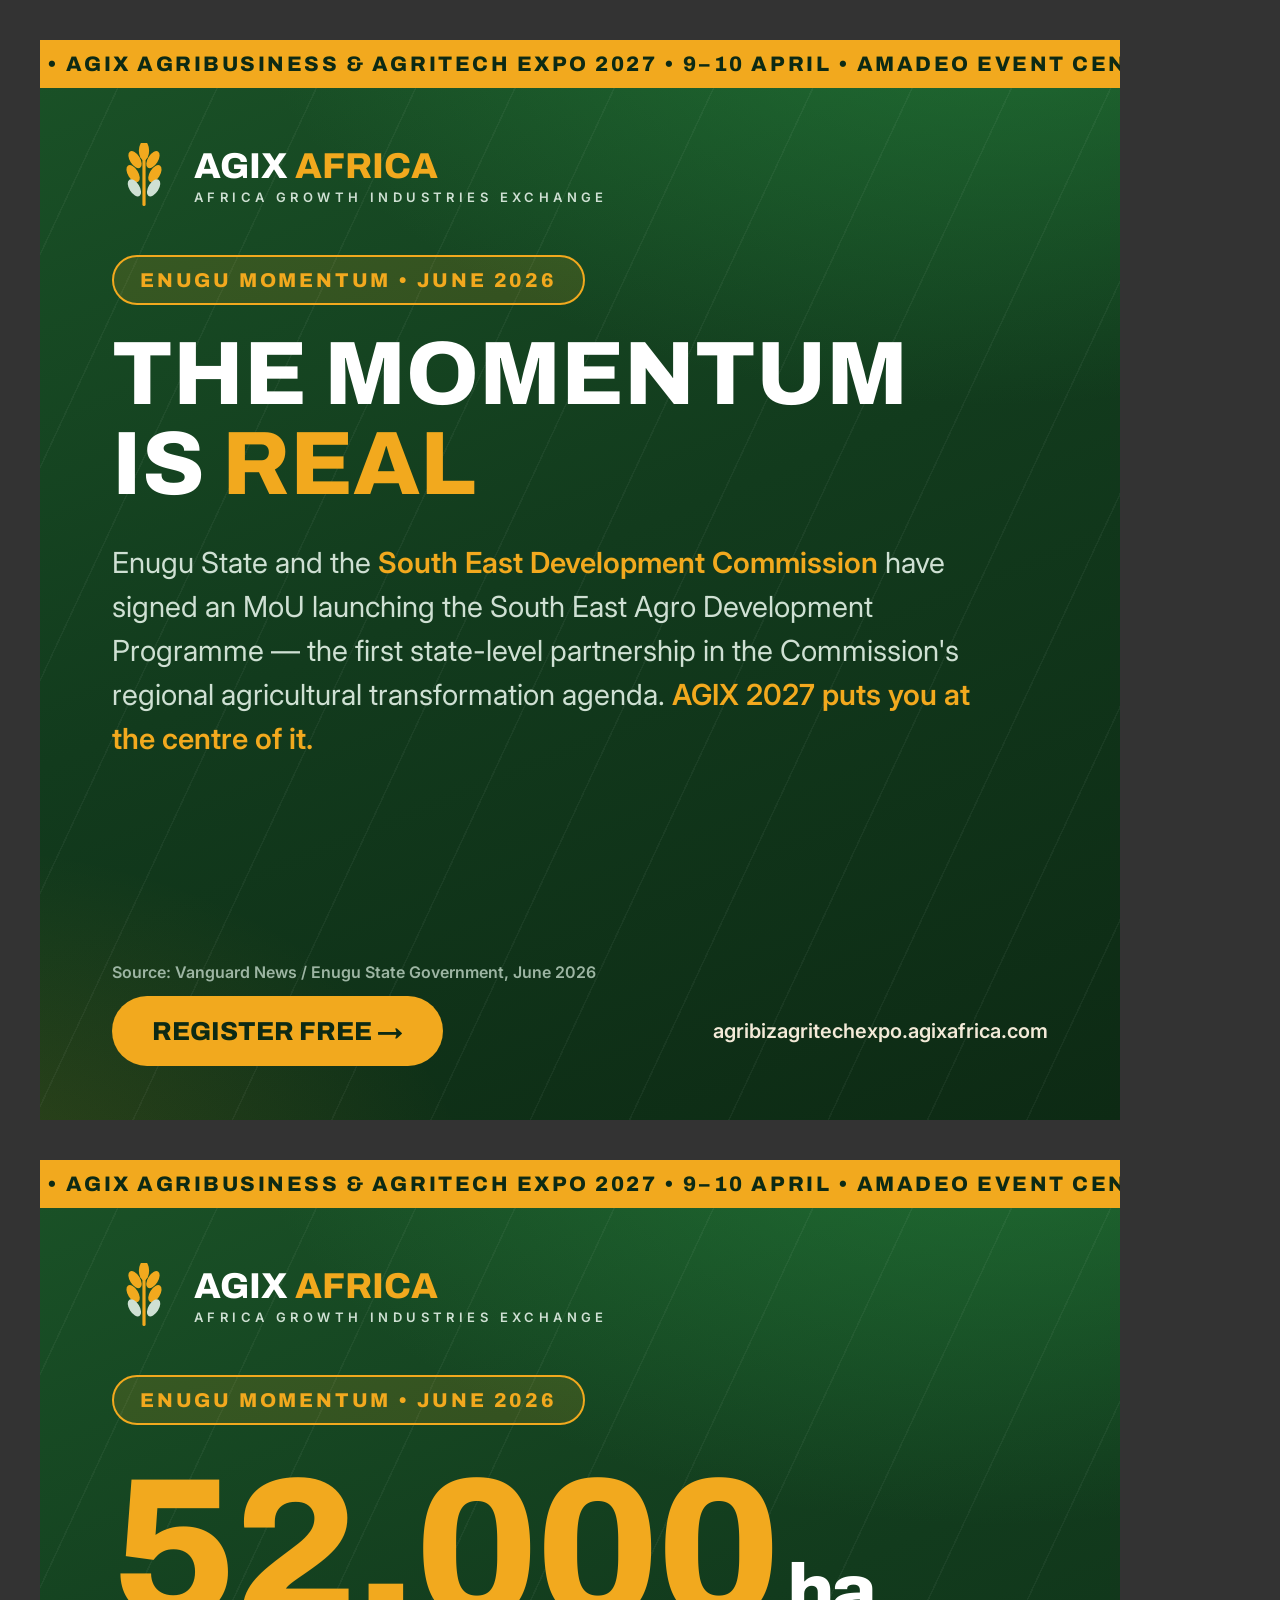
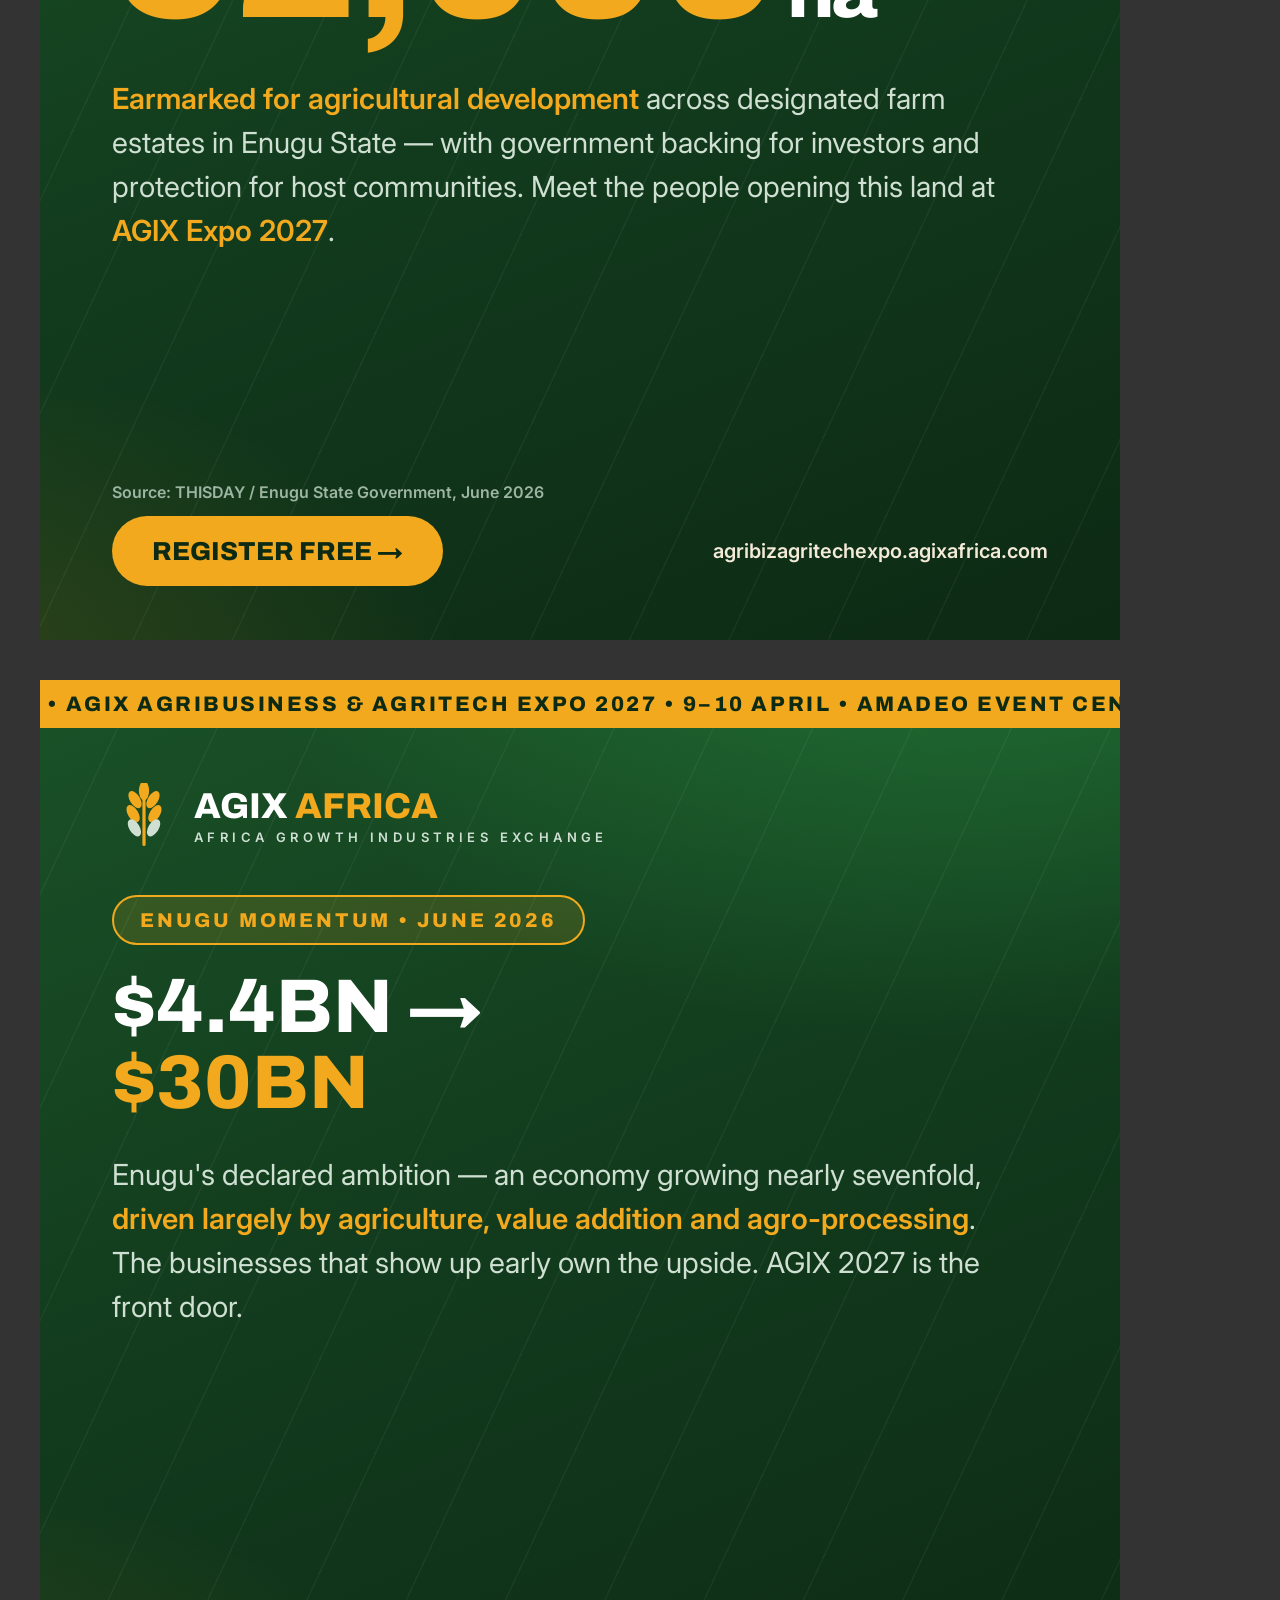
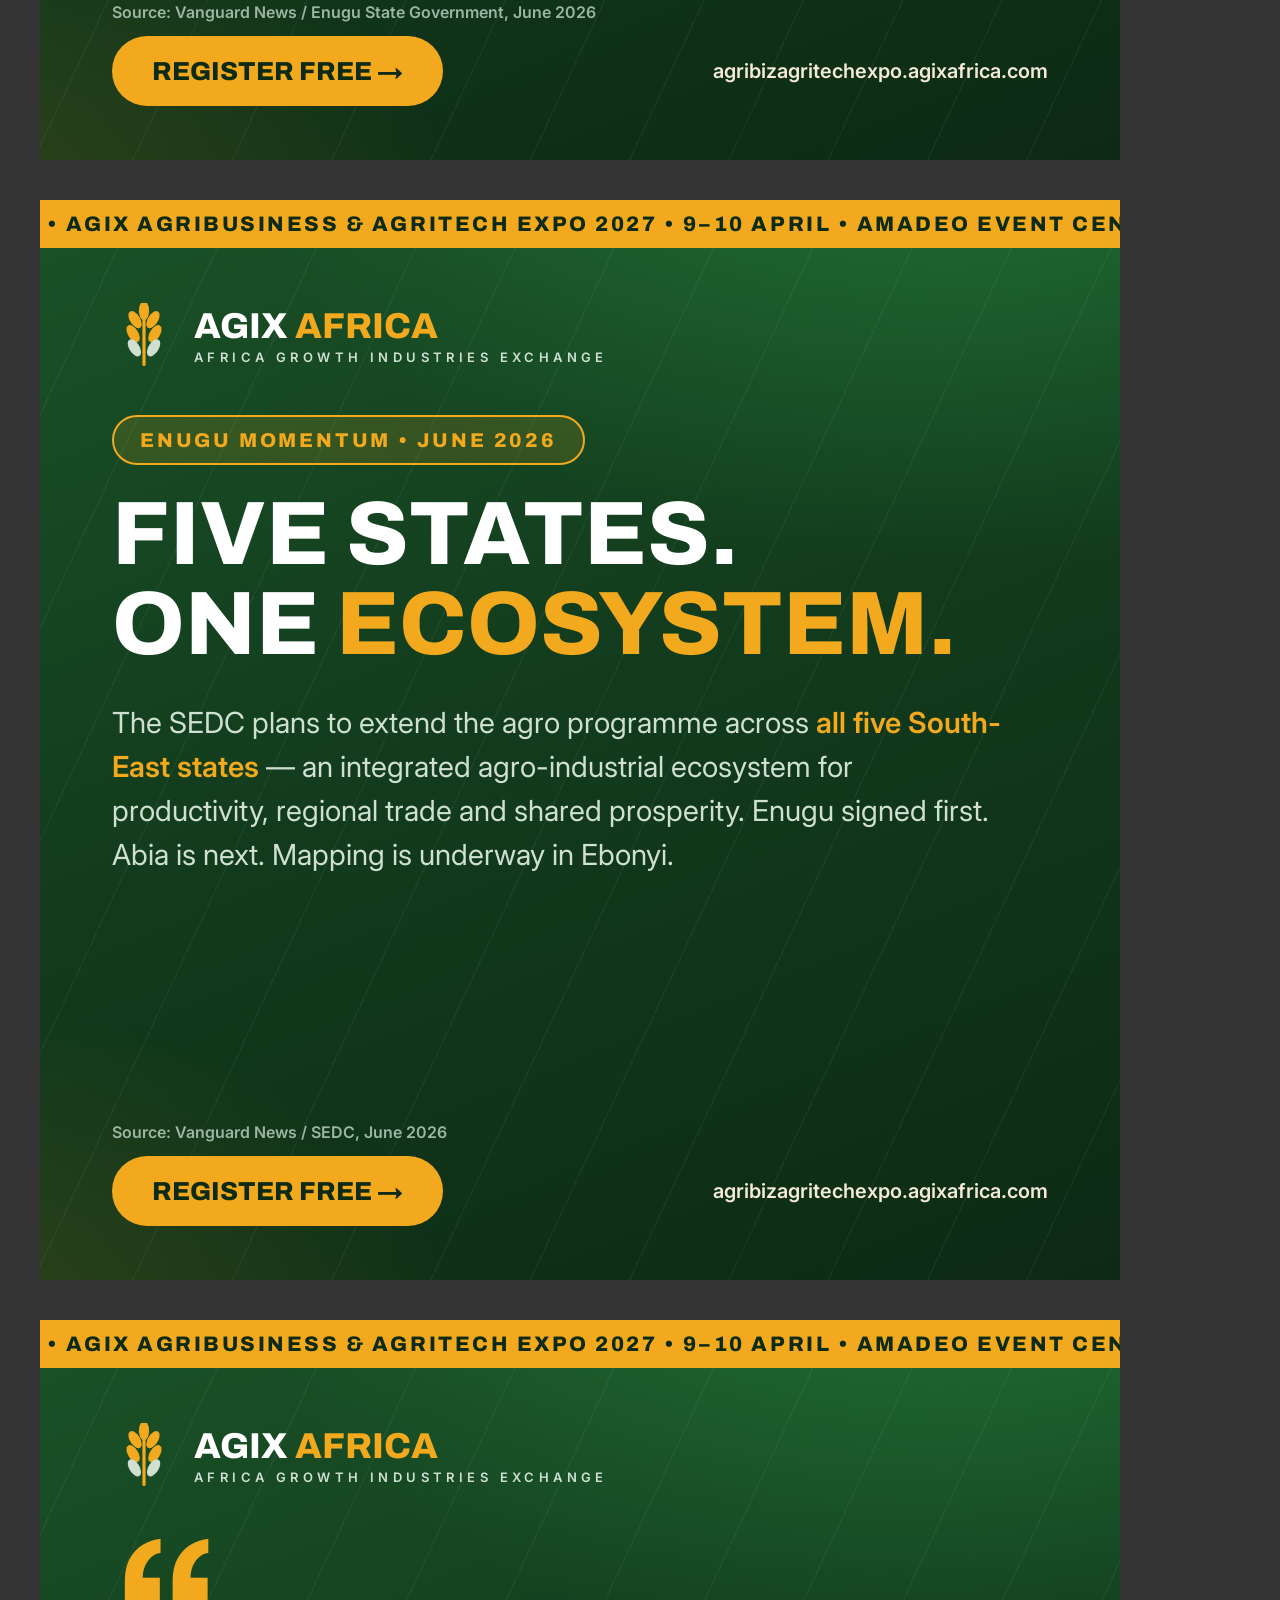
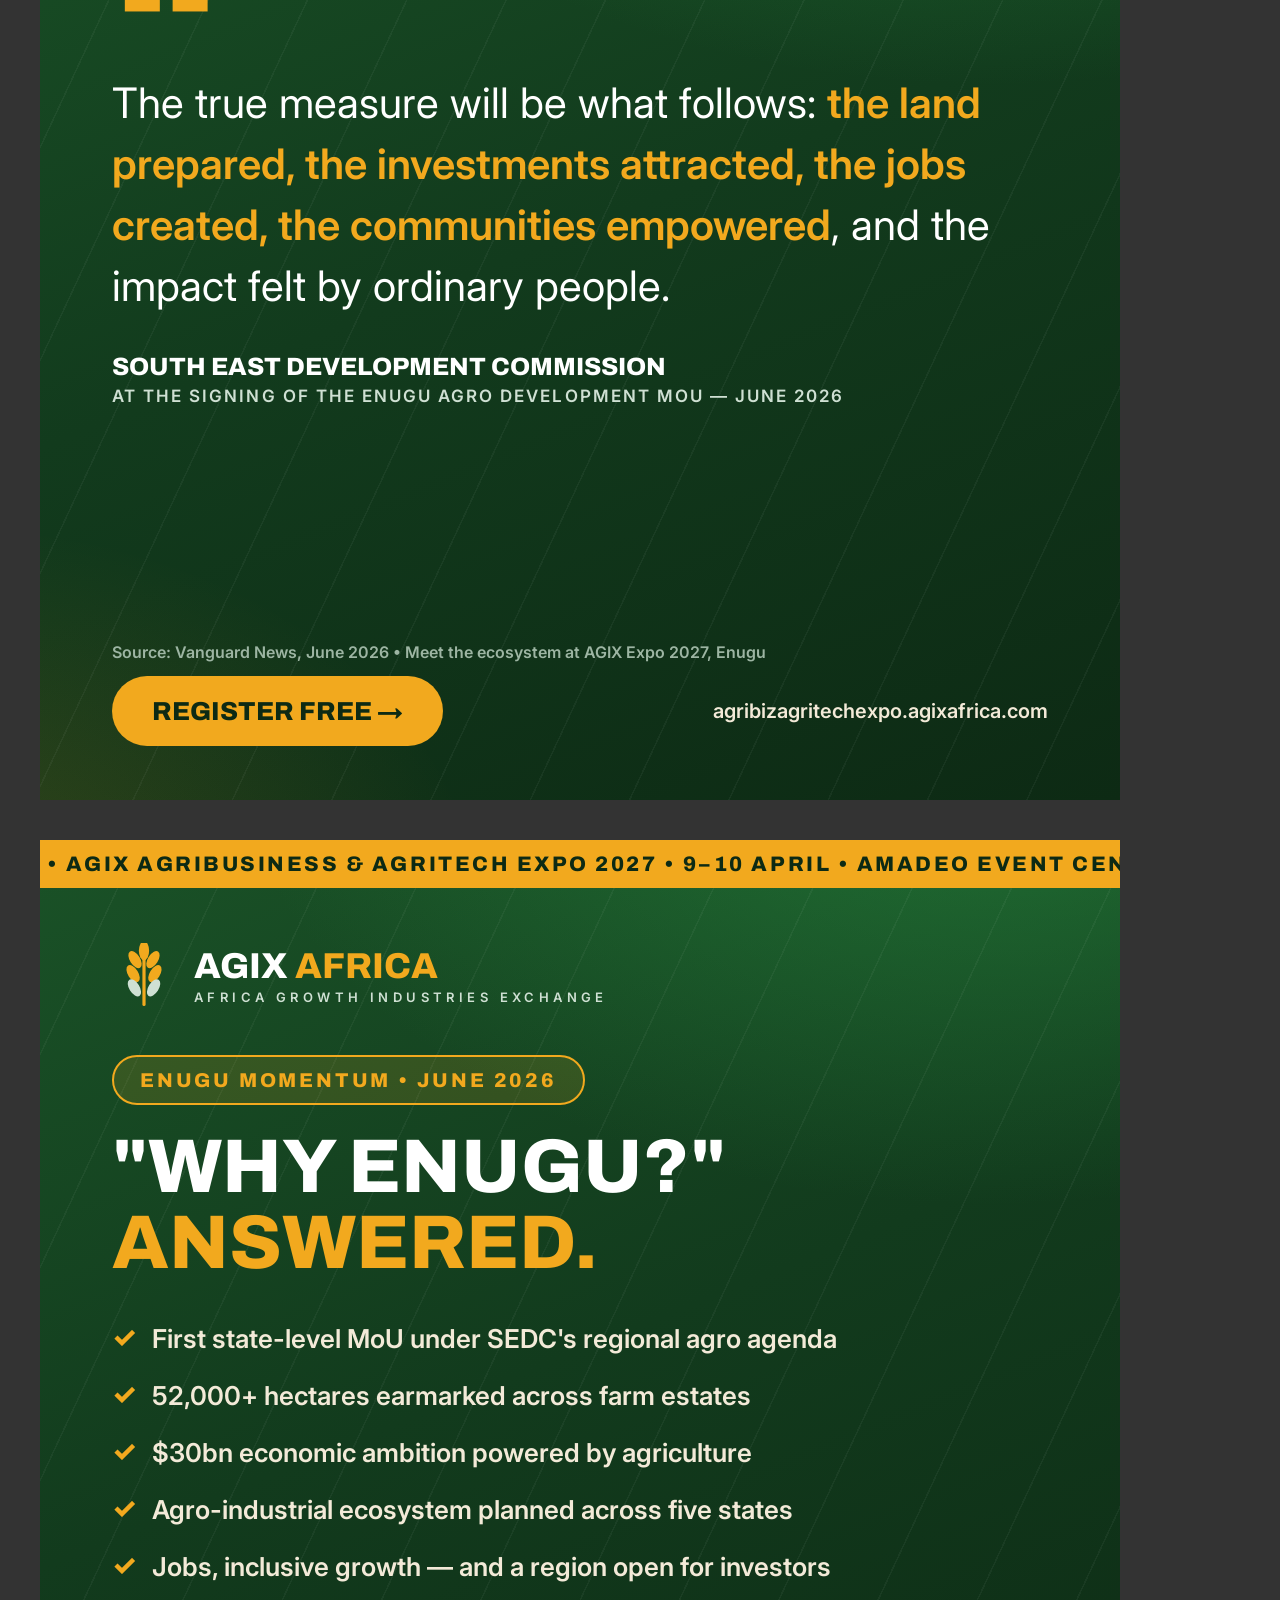
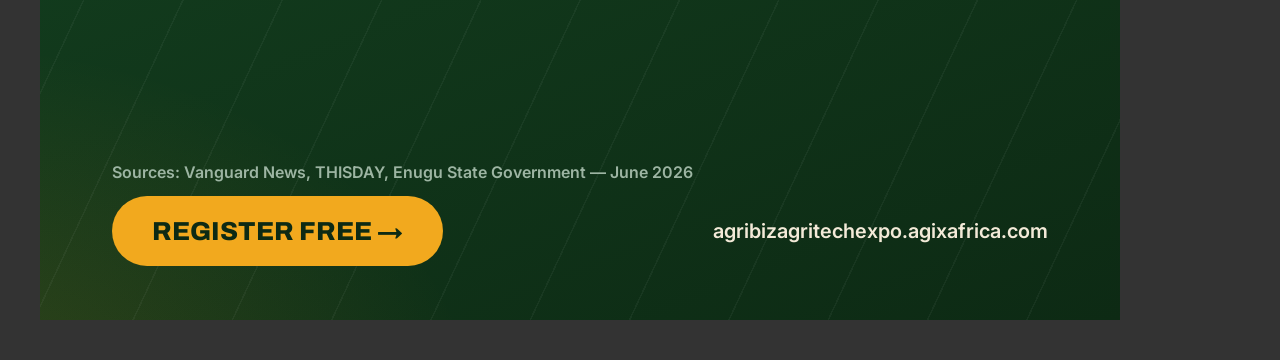
<file: marketing/source/artboards-enugu-momentum.html>
<!DOCTYPE html>
<html lang="en">
<head>
<meta charset="UTF-8" />
<link href="https://fonts.googleapis.com/css2?family=Archivo:wght@600;800&family=Inter:wght@400;600&display=swap" rel="stylesheet" /><style>
  :root { --g900:#0d2a14; --g800:#123b1d; --g700:#1a5227; --g600:#2c9a46; --amber:#f2a91e; --cream:#f3ead8; --mist:#cfe0d3; }
  * { box-sizing:border-box; margin:0; padding:0; }
  body { background:#333; display:flex; flex-direction:column; gap:40px; padding:40px; font-family:"Inter",sans-serif; }
  .board { position:relative; overflow:hidden; color:#fff; flex:none; width:1080px; height:1080px;
    background:
      radial-gradient(1400px 900px at 88% -12%, rgba(44,154,70,0.55) 0%, transparent 55%),
      radial-gradient(1000px 700px at -10% 110%, rgba(242,169,30,0.16) 0%, transparent 55%),
      linear-gradient(158deg, var(--g700) 0%, var(--g800) 48%, var(--g900) 100%); }
  .board::before { content:""; position:absolute; inset:0;
    background:repeating-linear-gradient(115deg, rgba(255,255,255,0.045) 0px, rgba(255,255,255,0.045) 1.5px, transparent 1.5px, transparent 90px); pointer-events:none; }
  .ribbon { position:absolute; left:0; right:0; top:0; background:var(--amber); color:var(--g900);
    font-family:"Archivo"; font-weight:800; text-transform:uppercase; white-space:nowrap; overflow:hidden; z-index:3;
    font-size:21px; padding:13px 0; letter-spacing:0.12em; }
  .inner { position:absolute; inset:47px 0 0 0; padding:56px 72px 54px; display:flex; flex-direction:column; }
  .lockup { display:flex; align-items:center; gap:18px; }
  .lockup .name { font-family:"Archivo"; font-weight:800; font-size:36px; }
  .lockup .name span { color:var(--amber); }
  .lockup .sub { font-weight:600; font-size:13px; margin-top:3px; letter-spacing:0.34em; text-transform:uppercase; color:var(--mist); }
  .newsflag { display:inline-flex; align-items:center; gap:14px; margin-top:48px; width:fit-content;
    background:rgba(242,169,30,0.14); border:2px solid var(--amber); border-radius:999px; padding:12px 26px;
    font-family:"Archivo"; font-weight:800; font-size:20px; letter-spacing:0.14em; text-transform:uppercase; color:var(--amber); }
  .headline { font-family:"Archivo"; font-weight:800; text-transform:uppercase; line-height:1.0; margin-top:24px; }
  .headline .amber { color:var(--amber); }
  .hl-xl { font-size:112px; } .hl-lg { font-size:90px; } .hl-md { font-size:76px; }
  .kicker { font-weight:400; color:var(--mist); font-size:29px; line-height:1.52; margin-top:32px; max-width:900px; }
  .kicker b { color:var(--amber); font-weight:600; }
  .bignum { font-family:"Archivo"; font-weight:800; color:var(--amber); font-size:200px; line-height:0.95; margin-top:30px; letter-spacing:-0.02em; font-variant-numeric:tabular-nums; }
  .bignum small { font-size:76px; color:#fff; }
  .qmark { font-family:"Archivo"; font-weight:800; font-size:220px; line-height:0.6; color:var(--amber); margin-top:64px; height:104px; }
  .quote { font-size:42px; line-height:1.45; color:#fff; margin-top:18px; max-width:910px; }
  .quote b { color:var(--amber); font-weight:600; }
  .attr { font-family:"Archivo"; font-weight:800; font-size:25px; text-transform:uppercase; margin-top:36px; }
  .attr span { display:block; font-family:"Inter"; font-weight:600; font-size:17px; letter-spacing:0.12em; color:var(--mist); margin-top:6px; }
  .list { display:grid; grid-template-columns:1fr; gap:22px; margin-top:40px; }
  .item { display:flex; align-items:flex-start; gap:16px; font-weight:600; font-size:26px; color:var(--cream); line-height:1.35; }
  .item::before { content:"✓"; color:var(--amber); font-weight:800; font-size:28px; flex:none; line-height:1.2; }
  .src { font-size:16px; color:#9db5a3; font-weight:600; margin-top:auto; padding-top:20px; }
  .footline { display:flex; align-items:center; justify-content:space-between; margin-top:14px; }
  .cta { background:var(--amber); color:var(--g900); font-family:"Archivo"; font-weight:800; text-transform:uppercase;
    border-radius:999px; font-size:26px; padding:21px 40px; }
  .url { font-weight:600; color:var(--cream); font-size:20px; }
</style>
</head>
<body>

<svg width="0" height="0" style="position:absolute"><defs><g id="wheat">
<line x1="50" y1="10" x2="50" y2="96" stroke="#f2a91e" stroke-width="5" stroke-linecap="round"/>
<ellipse cx="36" cy="26" rx="8" ry="15" fill="#f2a91e" transform="rotate(-32 36 26)"/>
<ellipse cx="64" cy="26" rx="8" ry="15" fill="#f2a91e" transform="rotate(32 64 26)"/>
<ellipse cx="33" cy="48" rx="8" ry="15" fill="#f2a91e" transform="rotate(-32 33 48)"/>
<ellipse cx="67" cy="48" rx="8" ry="15" fill="#f2a91e" transform="rotate(32 67 48)"/>
<ellipse cx="35" cy="70" rx="8" ry="15" fill="#cfe0d3" transform="rotate(-32 35 70)"/>
<ellipse cx="65" cy="70" rx="8" ry="15" fill="#cfe0d3" transform="rotate(32 65 70)"/>
<ellipse cx="50" cy="12" rx="8" ry="15" fill="#f2a91e"/></g></defs></svg>

<!-- 1. THE MOMENTUM IS REAL -->
<div class="board" id="mom-01">
  <div class="ribbon">&nbsp;• AGIX AGRIBUSINESS &amp; AGRITECH EXPO 2027 • 9–10 APRIL • AMADEO EVENT CENTRE, ENUGU • REGISTER FREE • AGIX AGRIBUSINESS &amp; AGRITECH EXPO 2027 • 9–10 APRIL • AMADEO EVENT CENTRE</div>
  <div class="inner">
    <div class="lockup"><svg width="64" height="64" viewBox="0 0 100 100"><use href="#wheat"/></svg>
      <div><div class="name">AGIX <span>AFRICA</span></div><div class="sub">Africa Growth Industries Exchange</div></div></div>
    <div class="newsflag">Enugu Momentum • June 2026</div>
    <div class="headline hl-lg">The Momentum<br/>Is <span class="amber">Real</span></div>
    <div class="kicker">Enugu State and the <b>South East Development Commission</b> have signed an MoU launching the South East Agro Development Programme — the first state-level partnership in the Commission's regional agricultural transformation agenda. <b>AGIX 2027 puts you at the centre of it.</b></div>
    <div class="src">Source: Vanguard News / Enugu State Government, June 2026</div>
    <div class="footline"><div class="cta">Register Free →</div><div class="url">agribizagritechexpo.agixafrica.com</div></div>
  </div>
</div>

<!-- 2. 52,000 HECTARES -->
<div class="board" id="mom-02">
  <div class="ribbon">&nbsp;• AGIX AGRIBUSINESS &amp; AGRITECH EXPO 2027 • 9–10 APRIL • AMADEO EVENT CENTRE, ENUGU • REGISTER FREE • AGIX AGRIBUSINESS &amp; AGRITECH EXPO 2027 • 9–10 APRIL • AMADEO EVENT CENTRE</div>
  <div class="inner">
    <div class="lockup"><svg width="64" height="64" viewBox="0 0 100 100"><use href="#wheat"/></svg>
      <div><div class="name">AGIX <span>AFRICA</span></div><div class="sub">Africa Growth Industries Exchange</div></div></div>
    <div class="newsflag">Enugu Momentum • June 2026</div>
    <div class="bignum">52,000<small> ha</small></div>
    <div class="kicker"><b>Earmarked for agricultural development</b> across designated farm estates in Enugu State — with government backing for investors and protection for host communities. Meet the people opening this land at <b>AGIX Expo 2027</b>.</div>
    <div class="src">Source: THISDAY / Enugu State Government, June 2026</div>
    <div class="footline"><div class="cta">Register Free →</div><div class="url">agribizagritechexpo.agixafrica.com</div></div>
  </div>
</div>

<!-- 3. $4.4BN → $30BN -->
<div class="board" id="mom-03">
  <div class="ribbon">&nbsp;• AGIX AGRIBUSINESS &amp; AGRITECH EXPO 2027 • 9–10 APRIL • AMADEO EVENT CENTRE, ENUGU • REGISTER FREE • AGIX AGRIBUSINESS &amp; AGRITECH EXPO 2027 • 9–10 APRIL • AMADEO EVENT CENTRE</div>
  <div class="inner">
    <div class="lockup"><svg width="64" height="64" viewBox="0 0 100 100"><use href="#wheat"/></svg>
      <div><div class="name">AGIX <span>AFRICA</span></div><div class="sub">Africa Growth Industries Exchange</div></div></div>
    <div class="newsflag">Enugu Momentum • June 2026</div>
    <div class="headline hl-md">$4.4BN →<br/><span class="amber">$30BN</span></div>
    <div class="kicker">Enugu's declared ambition — an economy growing nearly sevenfold, <b>driven largely by agriculture, value addition and agro-processing</b>. The businesses that show up early own the upside. AGIX 2027 is the front door.</div>
    <div class="src">Source: Vanguard News / Enugu State Government, June 2026</div>
    <div class="footline"><div class="cta">Register Free →</div><div class="url">agribizagritechexpo.agixafrica.com</div></div>
  </div>
</div>

<!-- 4. FIVE STATES ONE ECOSYSTEM -->
<div class="board" id="mom-04">
  <div class="ribbon">&nbsp;• AGIX AGRIBUSINESS &amp; AGRITECH EXPO 2027 • 9–10 APRIL • AMADEO EVENT CENTRE, ENUGU • REGISTER FREE • AGIX AGRIBUSINESS &amp; AGRITECH EXPO 2027 • 9–10 APRIL • AMADEO EVENT CENTRE</div>
  <div class="inner">
    <div class="lockup"><svg width="64" height="64" viewBox="0 0 100 100"><use href="#wheat"/></svg>
      <div><div class="name">AGIX <span>AFRICA</span></div><div class="sub">Africa Growth Industries Exchange</div></div></div>
    <div class="newsflag">Enugu Momentum • June 2026</div>
    <div class="headline hl-lg">Five States.<br/>One <span class="amber">Ecosystem.</span></div>
    <div class="kicker">The SEDC plans to extend the agro programme across <b>all five South-East states</b> — an integrated agro-industrial ecosystem for productivity, regional trade and shared prosperity. Enugu signed first. Abia is next. Mapping is underway in Ebonyi.</div>
    <div class="src">Source: Vanguard News / SEDC, June 2026</div>
    <div class="footline"><div class="cta">Register Free →</div><div class="url">agribizagritechexpo.agixafrica.com</div></div>
  </div>
</div>

<!-- 5. QUOTE — SEDC -->
<div class="board" id="mom-05">
  <div class="ribbon">&nbsp;• AGIX AGRIBUSINESS &amp; AGRITECH EXPO 2027 • 9–10 APRIL • AMADEO EVENT CENTRE, ENUGU • REGISTER FREE • AGIX AGRIBUSINESS &amp; AGRITECH EXPO 2027 • 9–10 APRIL • AMADEO EVENT CENTRE</div>
  <div class="inner">
    <div class="lockup"><svg width="64" height="64" viewBox="0 0 100 100"><use href="#wheat"/></svg>
      <div><div class="name">AGIX <span>AFRICA</span></div><div class="sub">Africa Growth Industries Exchange</div></div></div>
    <div class="qmark">&ldquo;</div>
    <div class="quote">The true measure will be what follows: <b>the land prepared, the investments attracted, the jobs created, the communities empowered</b>, and the impact felt by ordinary people.</div>
    <div class="attr">South East Development Commission<span>At the signing of the Enugu Agro Development MoU — June 2026</span></div>
    <div class="src">Source: Vanguard News, June 2026 • Meet the ecosystem at AGIX Expo 2027, Enugu</div>
    <div class="footline"><div class="cta">Register Free →</div><div class="url">agribizagritechexpo.agixafrica.com</div></div>
  </div>
</div>

<!-- 6. WHY ENUGU — ANSWERED -->
<div class="board" id="mom-06">
  <div class="ribbon">&nbsp;• AGIX AGRIBUSINESS &amp; AGRITECH EXPO 2027 • 9–10 APRIL • AMADEO EVENT CENTRE, ENUGU • REGISTER FREE • AGIX AGRIBUSINESS &amp; AGRITECH EXPO 2027 • 9–10 APRIL • AMADEO EVENT CENTRE</div>
  <div class="inner">
    <div class="lockup"><svg width="64" height="64" viewBox="0 0 100 100"><use href="#wheat"/></svg>
      <div><div class="name">AGIX <span>AFRICA</span></div><div class="sub">Africa Growth Industries Exchange</div></div></div>
    <div class="newsflag">Enugu Momentum • June 2026</div>
    <div class="headline hl-md">"Why Enugu?"<br/><span class="amber">Answered.</span></div>
    <div class="list">
      <div class="item">First state-level MoU under SEDC's regional agro agenda</div>
      <div class="item">52,000+ hectares earmarked across farm estates</div>
      <div class="item">$30bn economic ambition powered by agriculture</div>
      <div class="item">Agro-industrial ecosystem planned across five states</div>
      <div class="item">Jobs, inclusive growth — and a region open for investors</div>
    </div>
    <div class="src">Sources: Vanguard News, THISDAY, Enugu State Government — June 2026</div>
    <div class="footline"><div class="cta">Register Free →</div><div class="url">agribizagritechexpo.agixafrica.com</div></div>
  </div>
</div>

</body>
</html>
</file>
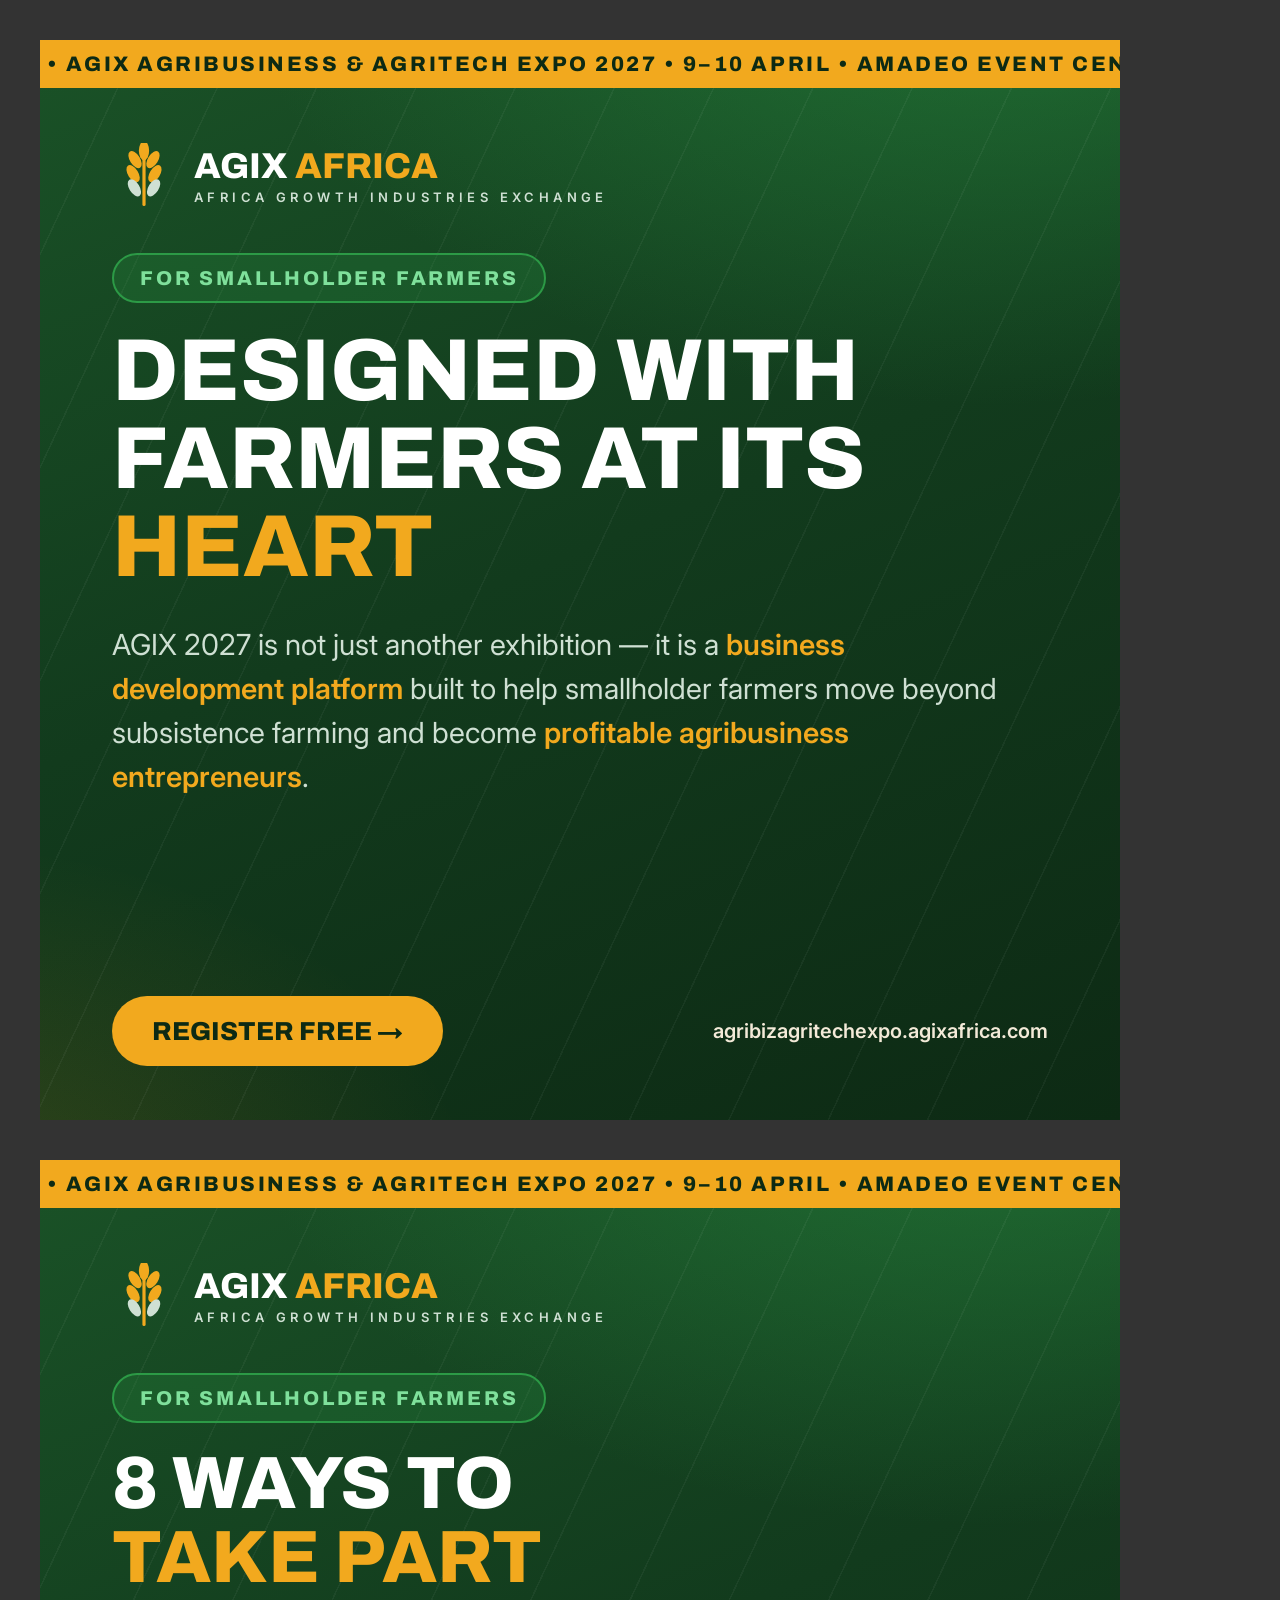
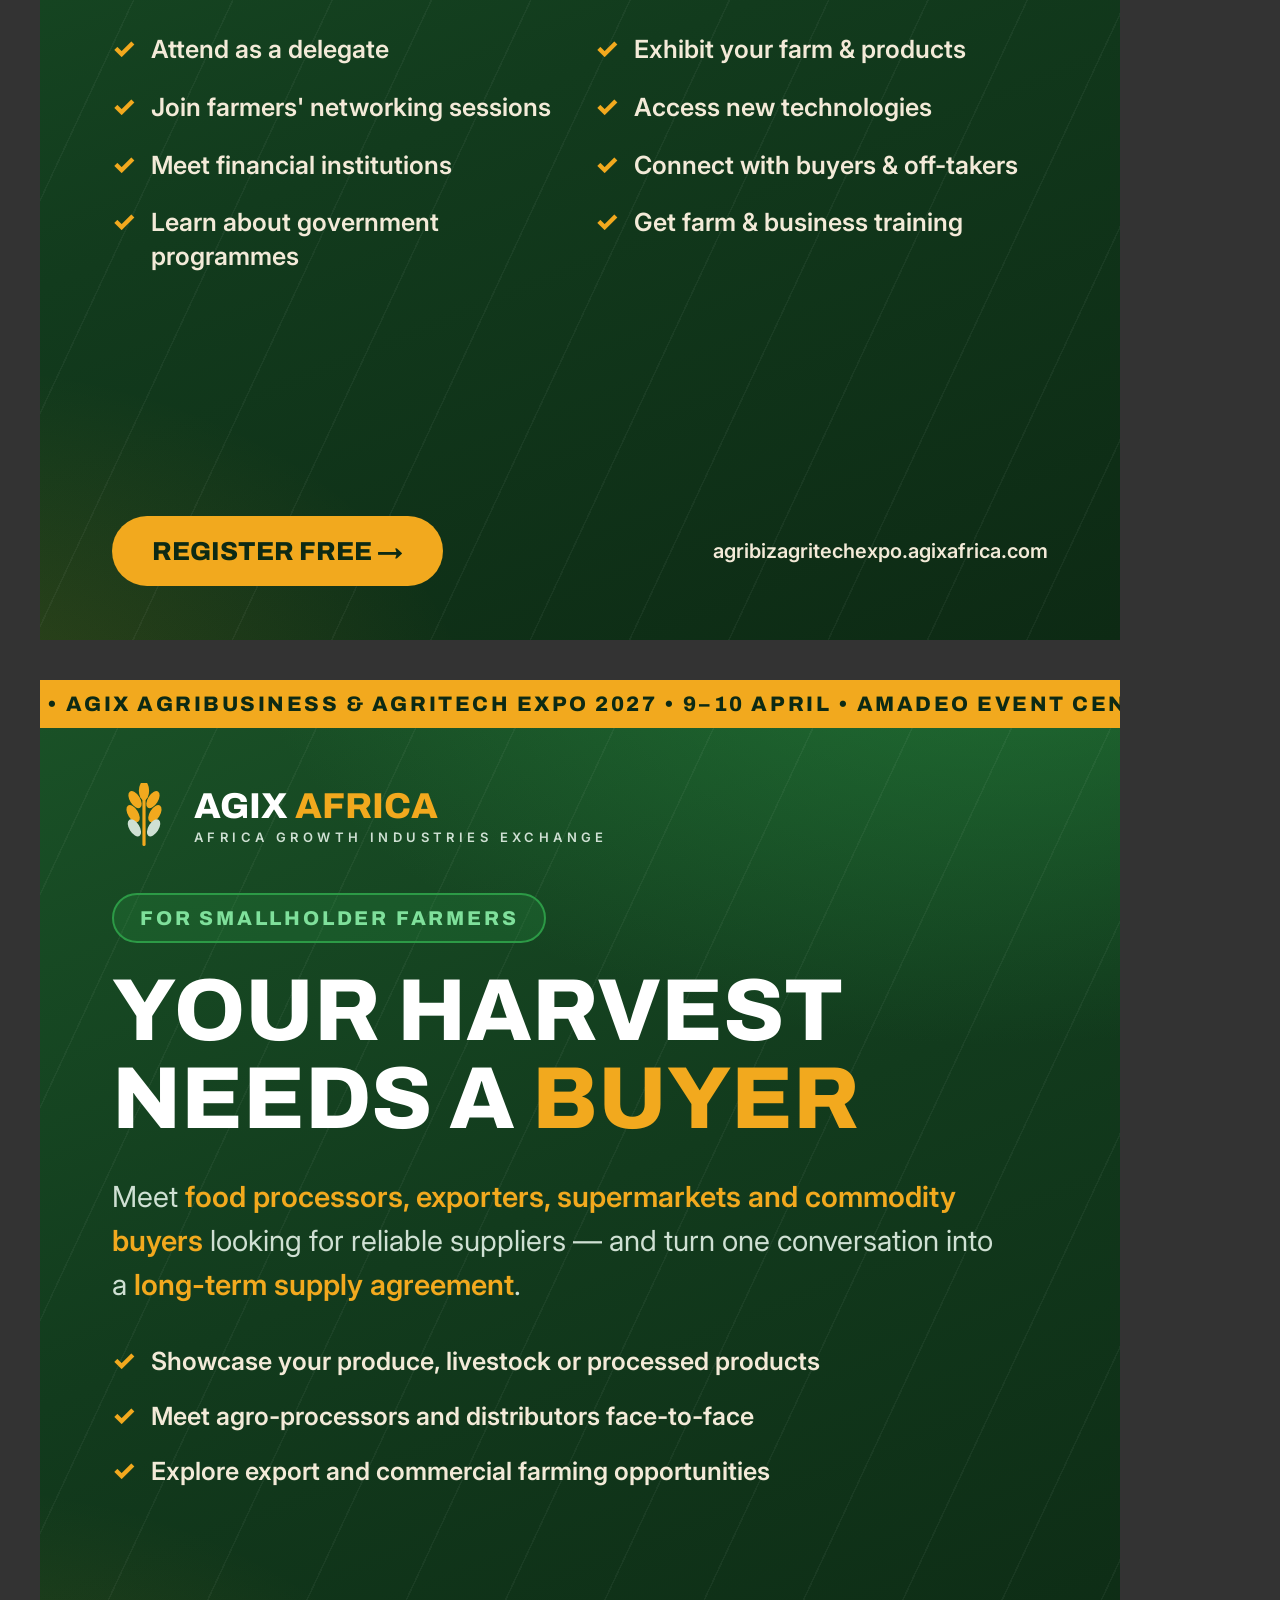
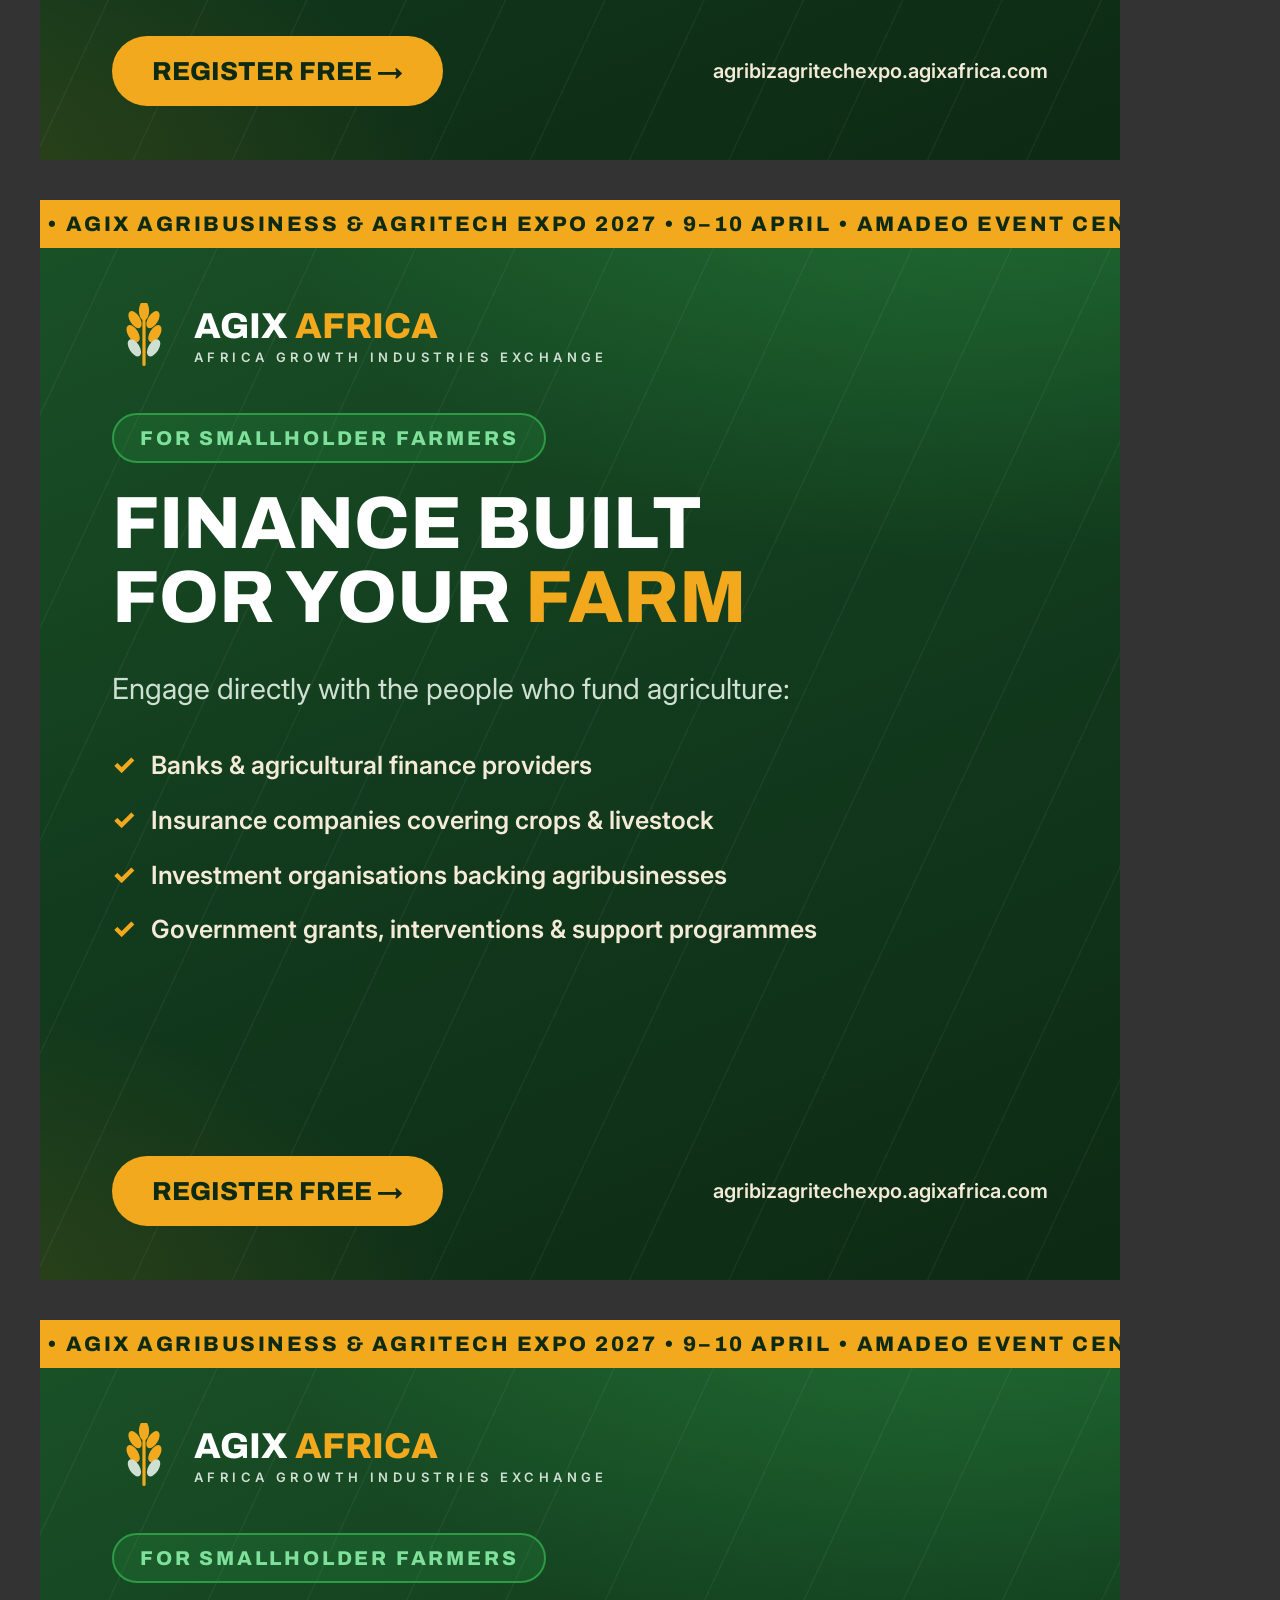
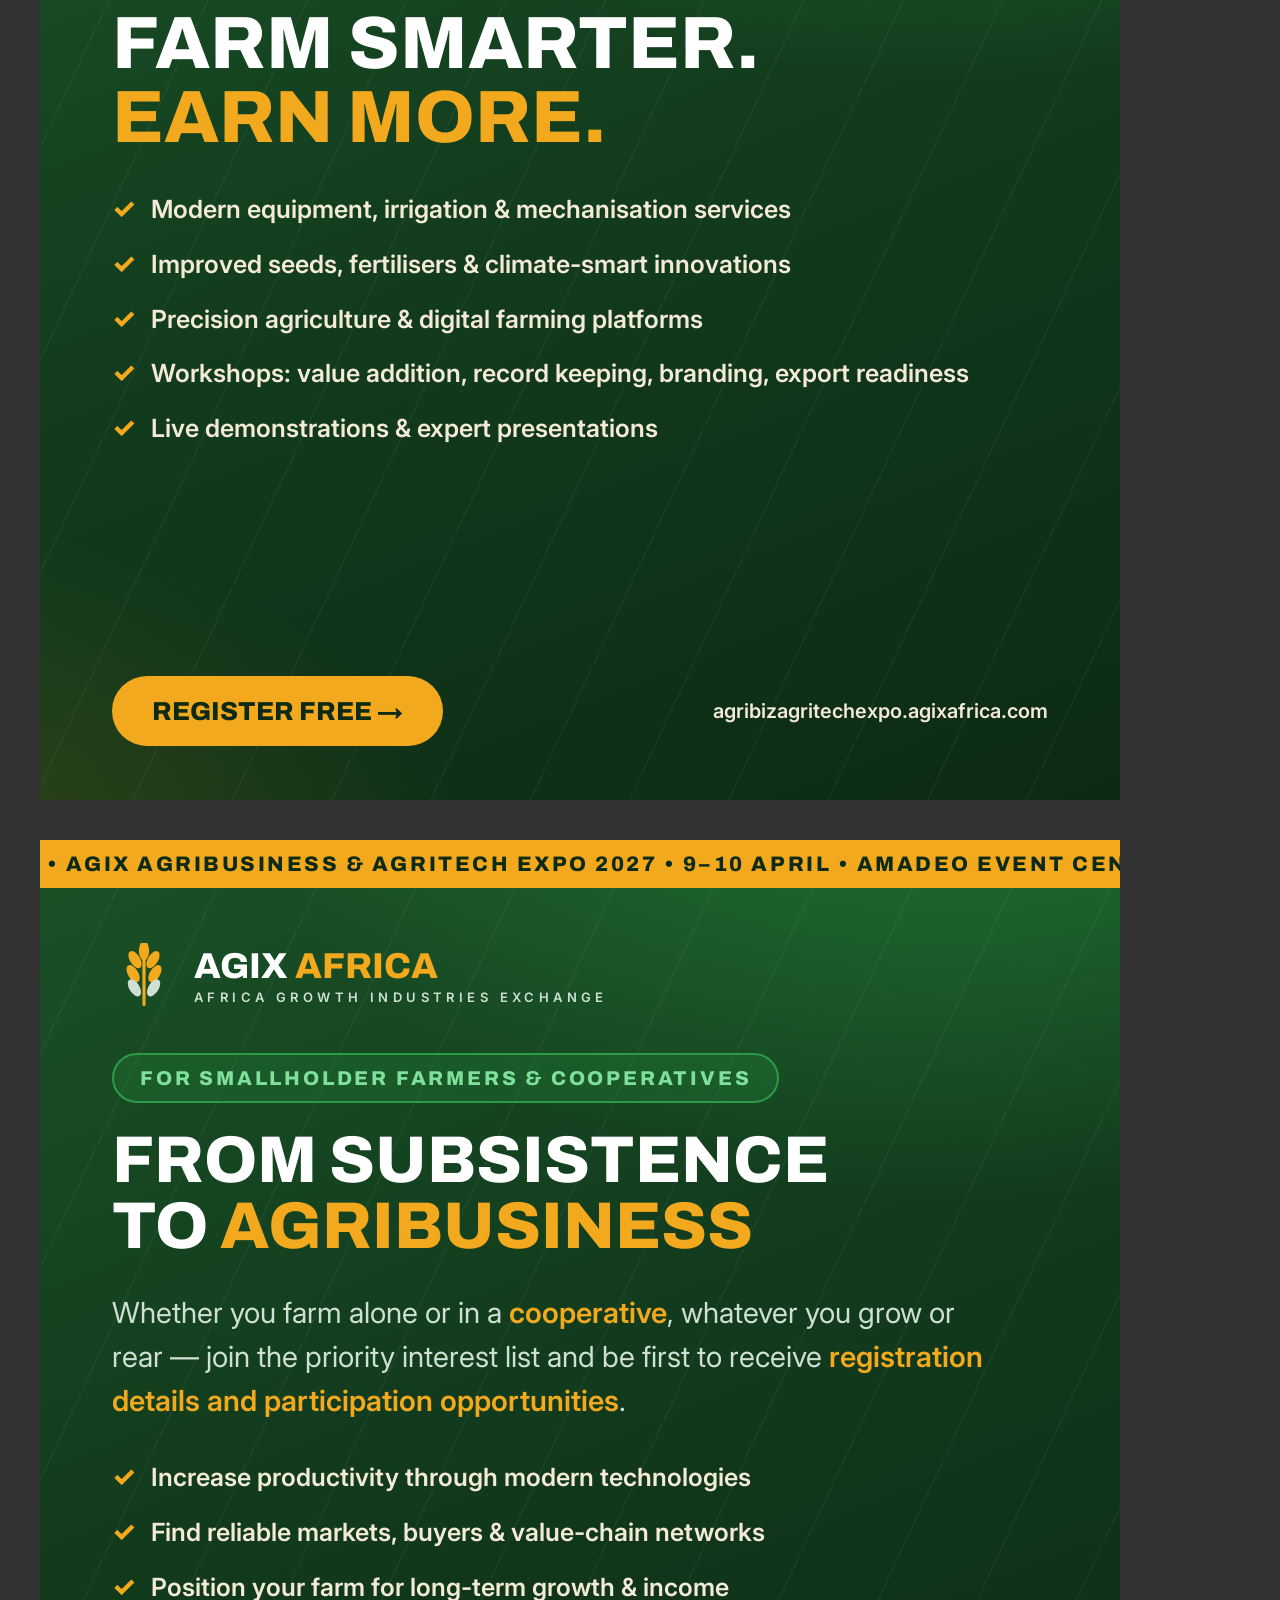
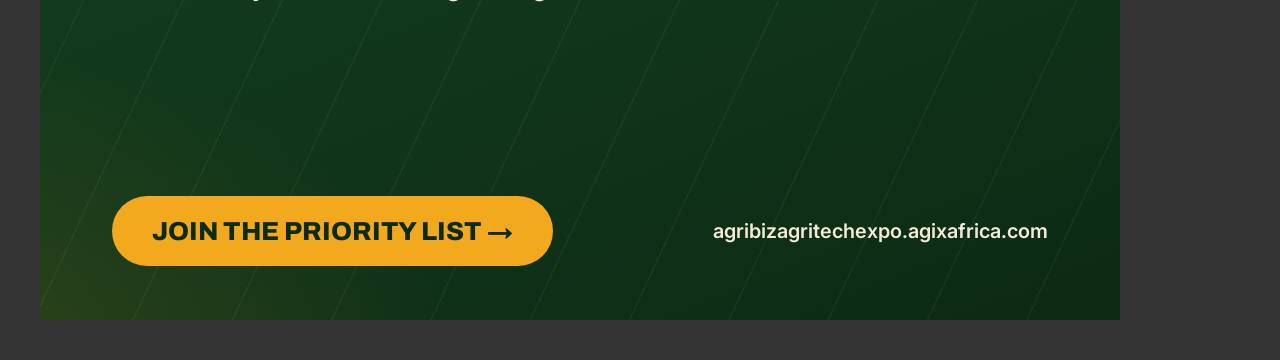
<file: marketing/source/artboards-for-farmers.html>
<!DOCTYPE html>
<html lang="en">
<head>
<meta charset="UTF-8" />
<link href="https://fonts.googleapis.com/css2?family=Archivo:wght@600;800&family=Inter:wght@400;600&display=swap" rel="stylesheet" /><style>
  :root { --g900:#0d2a14; --g800:#123b1d; --g700:#1a5227; --g600:#2c9a46; --amber:#f2a91e; --cream:#f3ead8; --mist:#cfe0d3; }
  * { box-sizing:border-box; margin:0; padding:0; }
  body { background:#333; display:flex; flex-direction:column; gap:40px; padding:40px; font-family:"Inter",sans-serif; }
  .board { position:relative; overflow:hidden; color:#fff; flex:none; width:1080px; height:1080px;
    background:
      radial-gradient(1400px 900px at 88% -12%, rgba(44,154,70,0.55) 0%, transparent 55%),
      radial-gradient(1000px 700px at -10% 110%, rgba(242,169,30,0.16) 0%, transparent 55%),
      linear-gradient(158deg, var(--g700) 0%, var(--g800) 48%, var(--g900) 100%); }
  .board::before { content:""; position:absolute; inset:0;
    background:repeating-linear-gradient(115deg, rgba(255,255,255,0.045) 0px, rgba(255,255,255,0.045) 1.5px, transparent 1.5px, transparent 90px); pointer-events:none; }
  .ribbon { position:absolute; left:0; right:0; top:0; background:var(--amber); color:var(--g900);
    font-family:"Archivo"; font-weight:800; text-transform:uppercase; white-space:nowrap; overflow:hidden; z-index:3;
    font-size:21px; padding:13px 0; letter-spacing:0.12em; }
  .inner { position:absolute; inset:47px 0 0 0; padding:56px 72px 54px; display:flex; flex-direction:column; }
  .lockup { display:flex; align-items:center; gap:18px; }
  .lockup .name { font-family:"Archivo"; font-weight:800; font-size:36px; }
  .lockup .name span { color:var(--amber); }
  .lockup .sub { font-weight:600; font-size:13px; margin-top:3px; letter-spacing:0.34em; text-transform:uppercase; color:var(--mist); }
  .flag { display:inline-flex; align-items:center; gap:14px; margin-top:46px; width:fit-content;
    background:rgba(44,154,70,0.22); border:2px solid var(--g600); border-radius:999px; padding:12px 26px;
    font-family:"Archivo"; font-weight:800; font-size:20px; letter-spacing:0.14em; text-transform:uppercase; color:#7fe09b; }
  .headline { font-family:"Archivo"; font-weight:800; text-transform:uppercase; line-height:1.0; margin-top:24px; }
  .headline .amber { color:var(--amber); }
  .hl-lg { font-size:88px; } .hl-md { font-size:74px; } .hl-sm { font-size:66px; }
  .kicker { font-weight:400; color:var(--mist); font-size:29px; line-height:1.52; margin-top:32px; max-width:900px; }
  .kicker b { color:var(--amber); font-weight:600; }
  .list { display:grid; grid-template-columns:1fr; gap:21px; margin-top:38px; }
  .list.cols-2 { grid-template-columns:1fr 1fr; gap:24px 30px; }
  .item { display:flex; align-items:flex-start; gap:16px; font-weight:600; font-size:25px; color:var(--cream); line-height:1.35; }
  .item::before { content:"✓"; color:var(--amber); font-weight:800; font-size:27px; flex:none; line-height:1.2; }
  .footline { margin-top:auto; display:flex; align-items:center; justify-content:space-between; }
  .cta { background:var(--amber); color:var(--g900); font-family:"Archivo"; font-weight:800; text-transform:uppercase;
    border-radius:999px; font-size:26px; padding:21px 40px; }
  .url { font-weight:600; color:var(--cream); font-size:20px; }
</style>
</head>
<body>

<svg width="0" height="0" style="position:absolute"><defs><g id="wheat">
<line x1="50" y1="10" x2="50" y2="96" stroke="#f2a91e" stroke-width="5" stroke-linecap="round"/>
<ellipse cx="36" cy="26" rx="8" ry="15" fill="#f2a91e" transform="rotate(-32 36 26)"/>
<ellipse cx="64" cy="26" rx="8" ry="15" fill="#f2a91e" transform="rotate(32 64 26)"/>
<ellipse cx="33" cy="48" rx="8" ry="15" fill="#f2a91e" transform="rotate(-32 33 48)"/>
<ellipse cx="67" cy="48" rx="8" ry="15" fill="#f2a91e" transform="rotate(32 67 48)"/>
<ellipse cx="35" cy="70" rx="8" ry="15" fill="#cfe0d3" transform="rotate(-32 35 70)"/>
<ellipse cx="65" cy="70" rx="8" ry="15" fill="#cfe0d3" transform="rotate(32 65 70)"/>
<ellipse cx="50" cy="12" rx="8" ry="15" fill="#f2a91e"/></g></defs></svg>

<!-- 1. HERO — AT ITS HEART -->
<div class="board" id="farm-01">
  <div class="ribbon">&nbsp;• AGIX AGRIBUSINESS &amp; AGRITECH EXPO 2027 • 9–10 APRIL • AMADEO EVENT CENTRE, ENUGU • FREE VISITOR REGISTRATION • AGIX AGRIBUSINESS &amp; AGRITECH EXPO 2027 • 9–10 APRIL</div>
  <div class="inner">
    <div class="lockup"><svg width="64" height="64" viewBox="0 0 100 100"><use href="#wheat"/></svg>
      <div><div class="name">AGIX <span>AFRICA</span></div><div class="sub">Africa Growth Industries Exchange</div></div></div>
    <div class="flag">For Smallholder Farmers</div>
    <div class="headline hl-lg">Designed With<br/>Farmers at Its <span class="amber">Heart</span></div>
    <div class="kicker">AGIX 2027 is not just another exhibition — it is a <b>business development platform</b> built to help smallholder farmers move beyond subsistence farming and become <b>profitable agribusiness entrepreneurs</b>.</div>
    <div class="footline"><div class="cta">Register Free →</div><div class="url">agribizagritechexpo.agixafrica.com</div></div>
  </div>
</div>

<!-- 2. WAYS TO PARTICIPATE -->
<div class="board" id="farm-02">
  <div class="ribbon">&nbsp;• AGIX AGRIBUSINESS &amp; AGRITECH EXPO 2027 • 9–10 APRIL • AMADEO EVENT CENTRE, ENUGU • FREE VISITOR REGISTRATION • AGIX AGRIBUSINESS &amp; AGRITECH EXPO 2027 • 9–10 APRIL</div>
  <div class="inner">
    <div class="lockup"><svg width="64" height="64" viewBox="0 0 100 100"><use href="#wheat"/></svg>
      <div><div class="name">AGIX <span>AFRICA</span></div><div class="sub">Africa Growth Industries Exchange</div></div></div>
    <div class="flag">For Smallholder Farmers</div>
    <div class="headline hl-md">8 Ways to<br/><span class="amber">Take Part</span></div>
    <div class="list cols-2">
      <div class="item">Attend as a delegate</div>
      <div class="item">Exhibit your farm &amp; products</div>
      <div class="item">Join farmers' networking sessions</div>
      <div class="item">Access new technologies</div>
      <div class="item">Meet financial institutions</div>
      <div class="item">Connect with buyers &amp; off-takers</div>
      <div class="item">Learn about government programmes</div>
      <div class="item">Get farm &amp; business training</div>
    </div>
    <div class="footline"><div class="cta">Register Free →</div><div class="url">agribizagritechexpo.agixafrica.com</div></div>
  </div>
</div>

<!-- 3. FIND YOUR BUYERS -->
<div class="board" id="farm-03">
  <div class="ribbon">&nbsp;• AGIX AGRIBUSINESS &amp; AGRITECH EXPO 2027 • 9–10 APRIL • AMADEO EVENT CENTRE, ENUGU • FREE VISITOR REGISTRATION • AGIX AGRIBUSINESS &amp; AGRITECH EXPO 2027 • 9–10 APRIL</div>
  <div class="inner">
    <div class="lockup"><svg width="64" height="64" viewBox="0 0 100 100"><use href="#wheat"/></svg>
      <div><div class="name">AGIX <span>AFRICA</span></div><div class="sub">Africa Growth Industries Exchange</div></div></div>
    <div class="flag">For Smallholder Farmers</div>
    <div class="headline hl-lg">Your Harvest<br/>Needs a <span class="amber">Buyer</span></div>
    <div class="kicker">Meet <b>food processors, exporters, supermarkets and commodity buyers</b> looking for reliable suppliers — and turn one conversation into a <b>long-term supply agreement</b>.</div>
    <div class="list">
      <div class="item">Showcase your produce, livestock or processed products</div>
      <div class="item">Meet agro-processors and distributors face-to-face</div>
      <div class="item">Explore export and commercial farming opportunities</div>
    </div>
    <div class="footline"><div class="cta">Register Free →</div><div class="url">agribizagritechexpo.agixafrica.com</div></div>
  </div>
</div>

<!-- 4. FINANCE FOR FARMERS -->
<div class="board" id="farm-04">
  <div class="ribbon">&nbsp;• AGIX AGRIBUSINESS &amp; AGRITECH EXPO 2027 • 9–10 APRIL • AMADEO EVENT CENTRE, ENUGU • FREE VISITOR REGISTRATION • AGIX AGRIBUSINESS &amp; AGRITECH EXPO 2027 • 9–10 APRIL</div>
  <div class="inner">
    <div class="lockup"><svg width="64" height="64" viewBox="0 0 100 100"><use href="#wheat"/></svg>
      <div><div class="name">AGIX <span>AFRICA</span></div><div class="sub">Africa Growth Industries Exchange</div></div></div>
    <div class="flag">For Smallholder Farmers</div>
    <div class="headline hl-md">Finance Built<br/>for Your <span class="amber">Farm</span></div>
    <div class="kicker">Engage directly with the people who fund agriculture:</div>
    <div class="list">
      <div class="item">Banks &amp; agricultural finance providers</div>
      <div class="item">Insurance companies covering crops &amp; livestock</div>
      <div class="item">Investment organisations backing agribusinesses</div>
      <div class="item">Government grants, interventions &amp; support programmes</div>
    </div>
    <div class="footline"><div class="cta">Register Free →</div><div class="url">agribizagritechexpo.agixafrica.com</div></div>
  </div>
</div>

<!-- 5. TECHNOLOGY & TRAINING -->
<div class="board" id="farm-05">
  <div class="ribbon">&nbsp;• AGIX AGRIBUSINESS &amp; AGRITECH EXPO 2027 • 9–10 APRIL • AMADEO EVENT CENTRE, ENUGU • FREE VISITOR REGISTRATION • AGIX AGRIBUSINESS &amp; AGRITECH EXPO 2027 • 9–10 APRIL</div>
  <div class="inner">
    <div class="lockup"><svg width="64" height="64" viewBox="0 0 100 100"><use href="#wheat"/></svg>
      <div><div class="name">AGIX <span>AFRICA</span></div><div class="sub">Africa Growth Industries Exchange</div></div></div>
    <div class="flag">For Smallholder Farmers</div>
    <div class="headline hl-md">Farm Smarter.<br/><span class="amber">Earn More.</span></div>
    <div class="list">
      <div class="item">Modern equipment, irrigation &amp; mechanisation services</div>
      <div class="item">Improved seeds, fertilisers &amp; climate-smart innovations</div>
      <div class="item">Precision agriculture &amp; digital farming platforms</div>
      <div class="item">Workshops: value addition, record keeping, branding, export readiness</div>
      <div class="item">Live demonstrations &amp; expert presentations</div>
    </div>
    <div class="footline"><div class="cta">Register Free →</div><div class="url">agribizagritechexpo.agixafrica.com</div></div>
  </div>
</div>

<!-- 6. FROM SUBSISTENCE TO AGRIBUSINESS -->
<div class="board" id="farm-06">
  <div class="ribbon">&nbsp;• AGIX AGRIBUSINESS &amp; AGRITECH EXPO 2027 • 9–10 APRIL • AMADEO EVENT CENTRE, ENUGU • FREE VISITOR REGISTRATION • AGIX AGRIBUSINESS &amp; AGRITECH EXPO 2027 • 9–10 APRIL</div>
  <div class="inner">
    <div class="lockup"><svg width="64" height="64" viewBox="0 0 100 100"><use href="#wheat"/></svg>
      <div><div class="name">AGIX <span>AFRICA</span></div><div class="sub">Africa Growth Industries Exchange</div></div></div>
    <div class="flag">For Smallholder Farmers &amp; Cooperatives</div>
    <div class="headline hl-sm">From Subsistence<br/>to <span class="amber">Agribusiness</span></div>
    <div class="kicker">Whether you farm alone or in a <b>cooperative</b>, whatever you grow or rear — join the priority interest list and be first to receive <b>registration details and participation opportunities</b>.</div>
    <div class="list">
      <div class="item">Increase productivity through modern technologies</div>
      <div class="item">Find reliable markets, buyers &amp; value-chain networks</div>
      <div class="item">Position your farm for long-term growth &amp; income</div>
    </div>
    <div class="footline"><div class="cta">Join the Priority List →</div><div class="url">agribizagritechexpo.agixafrica.com</div></div>
  </div>
</div>

</body>
</html>
</file>
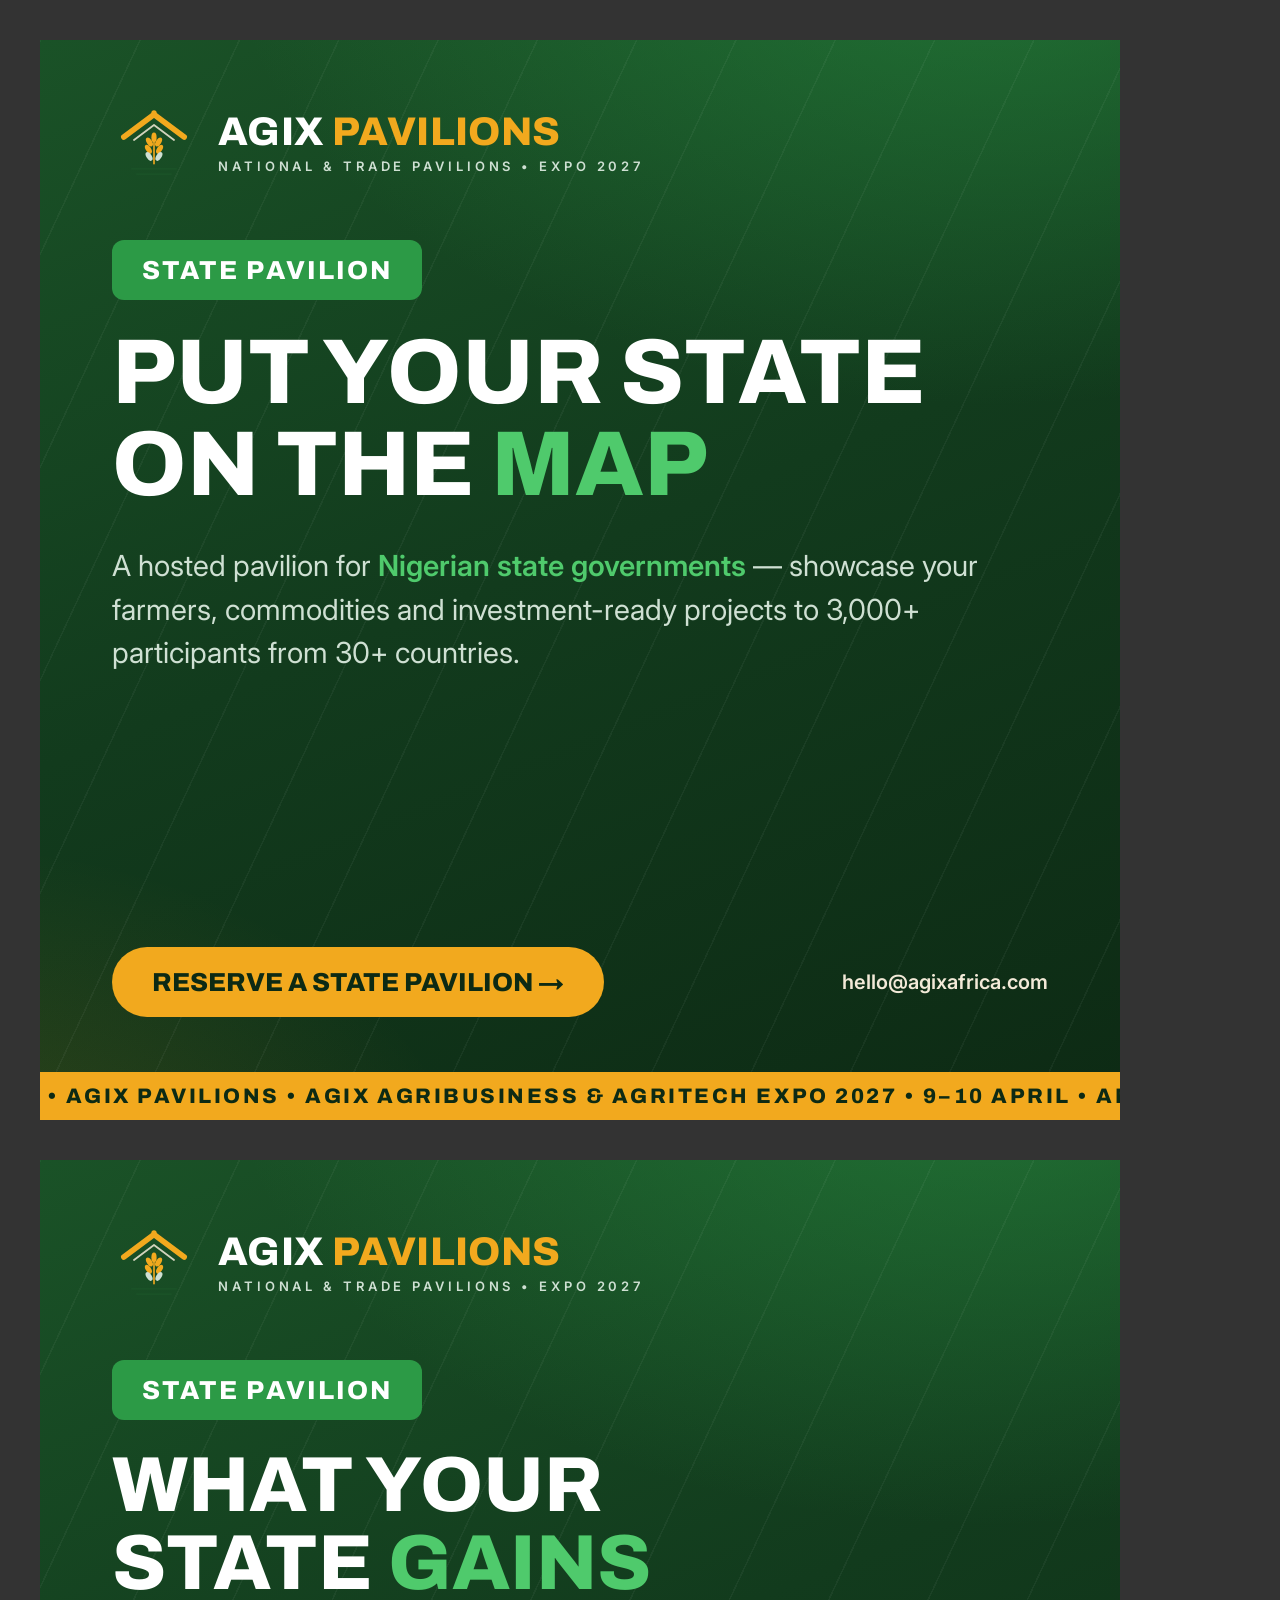
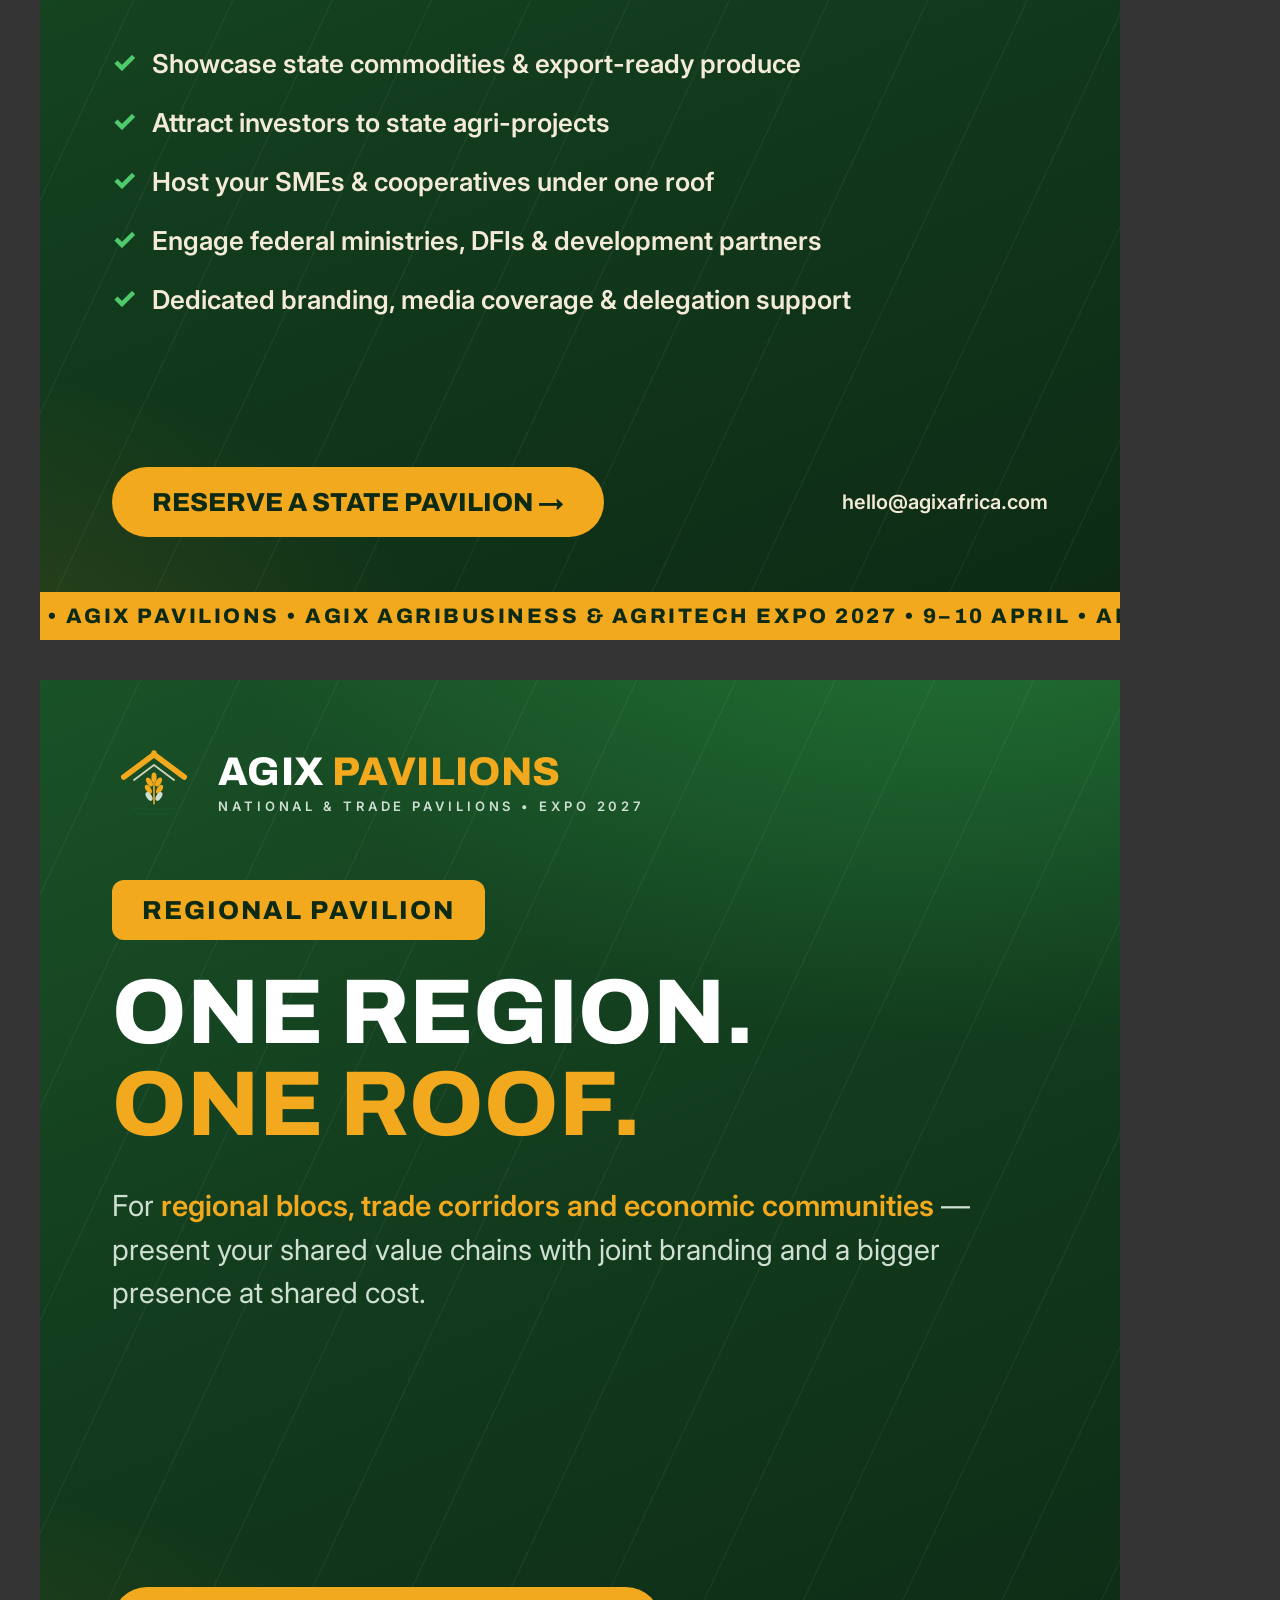
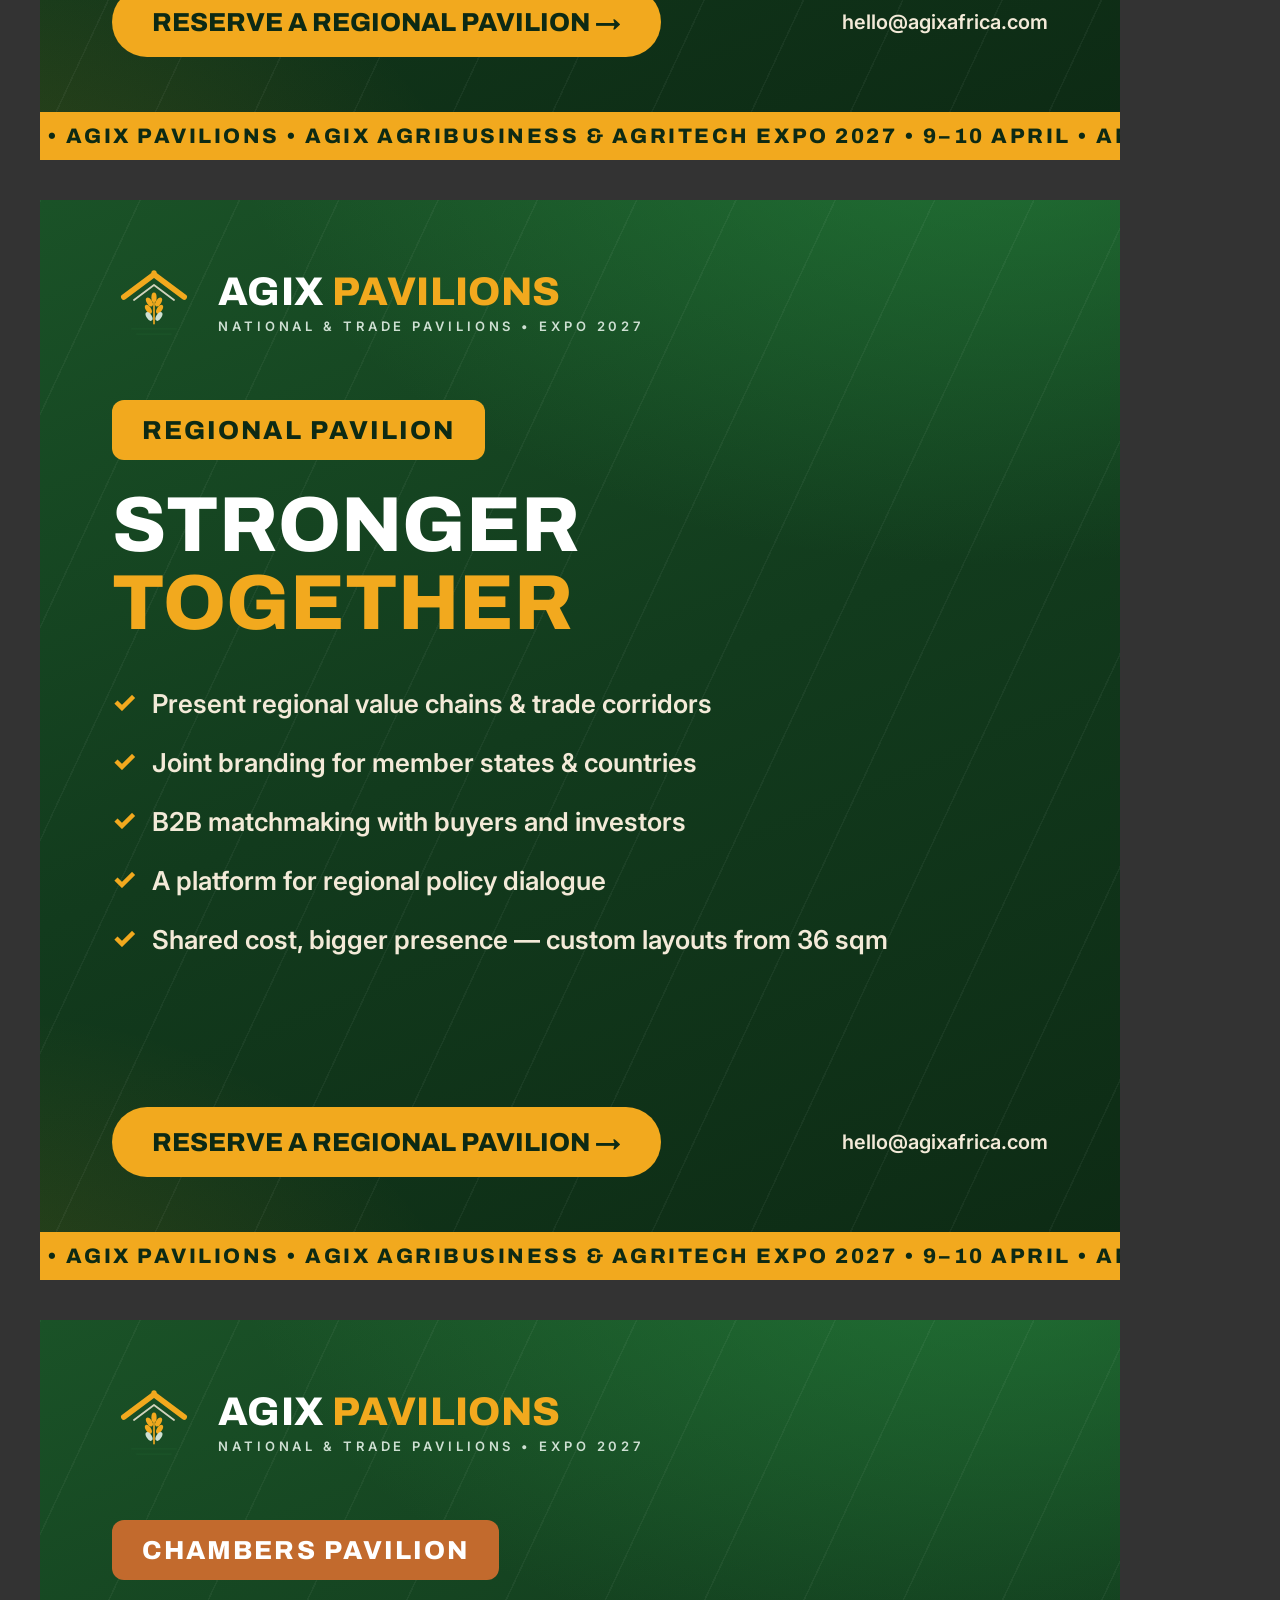
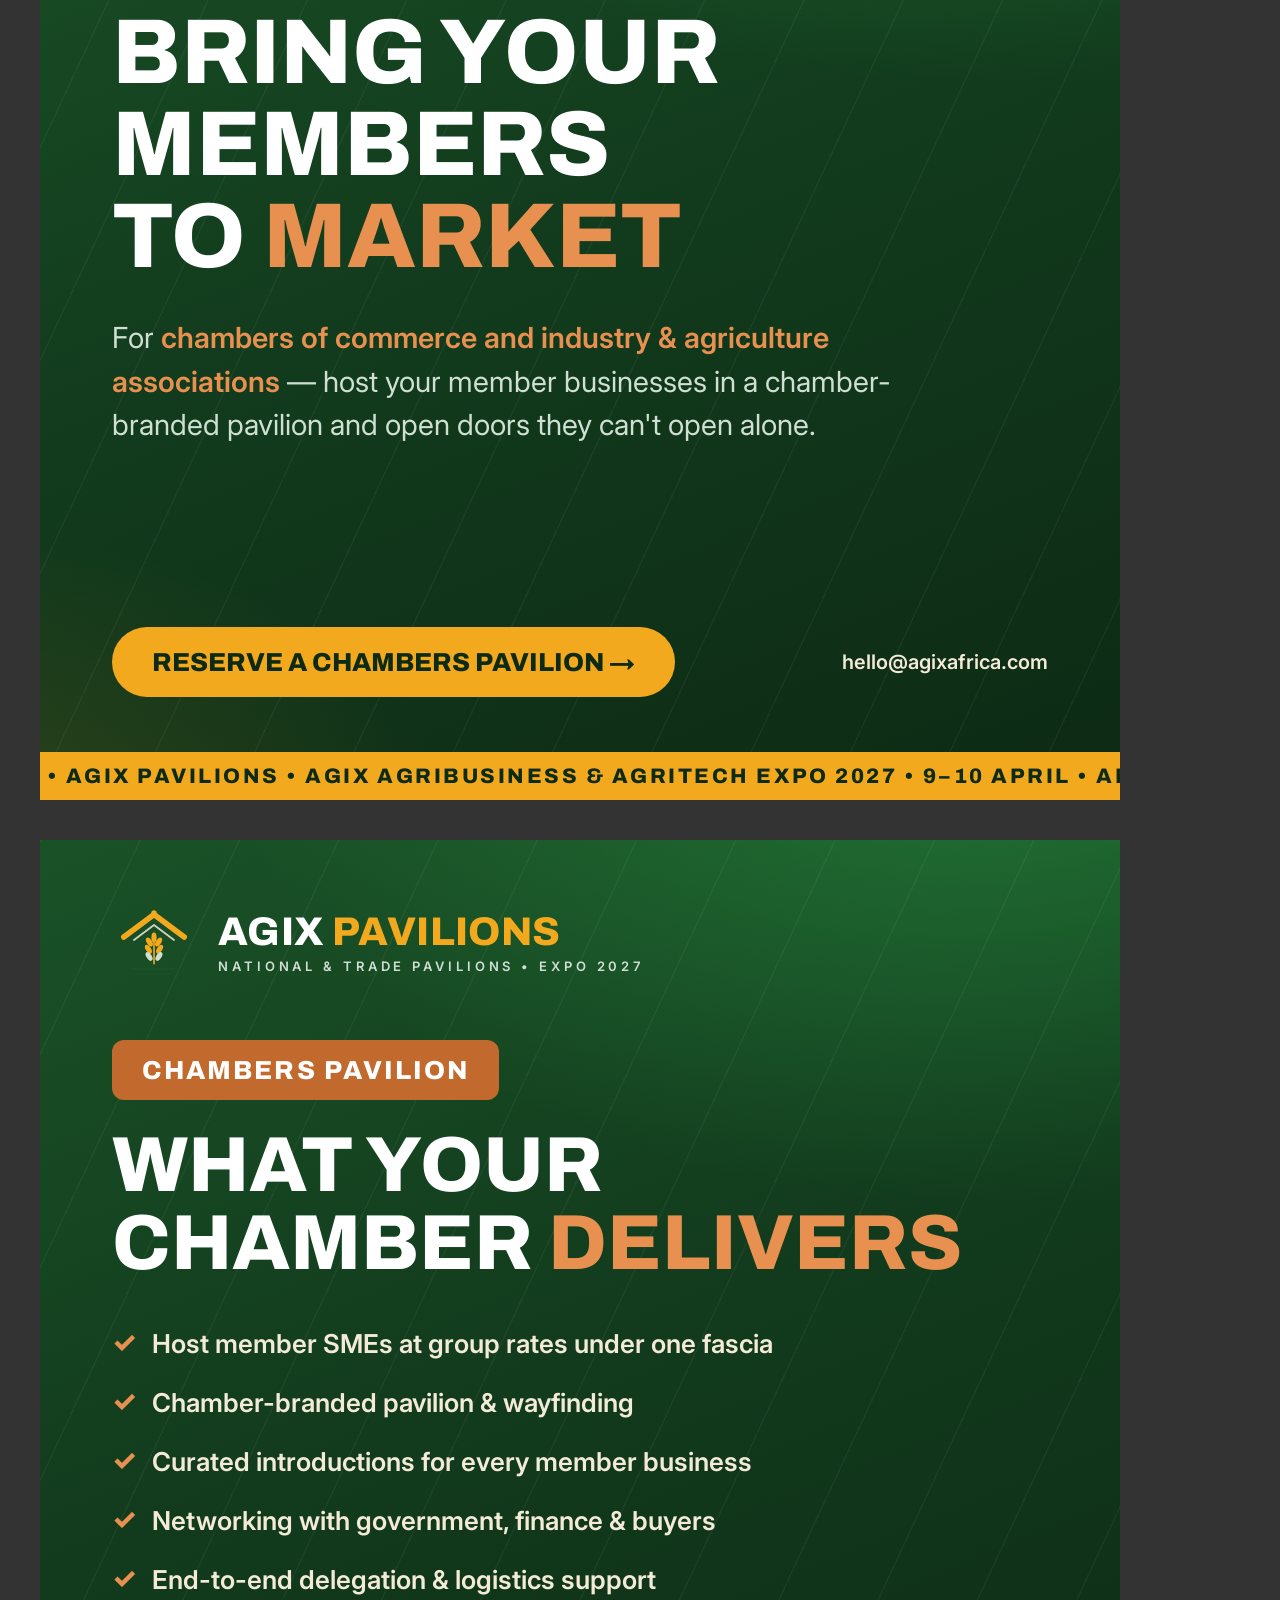
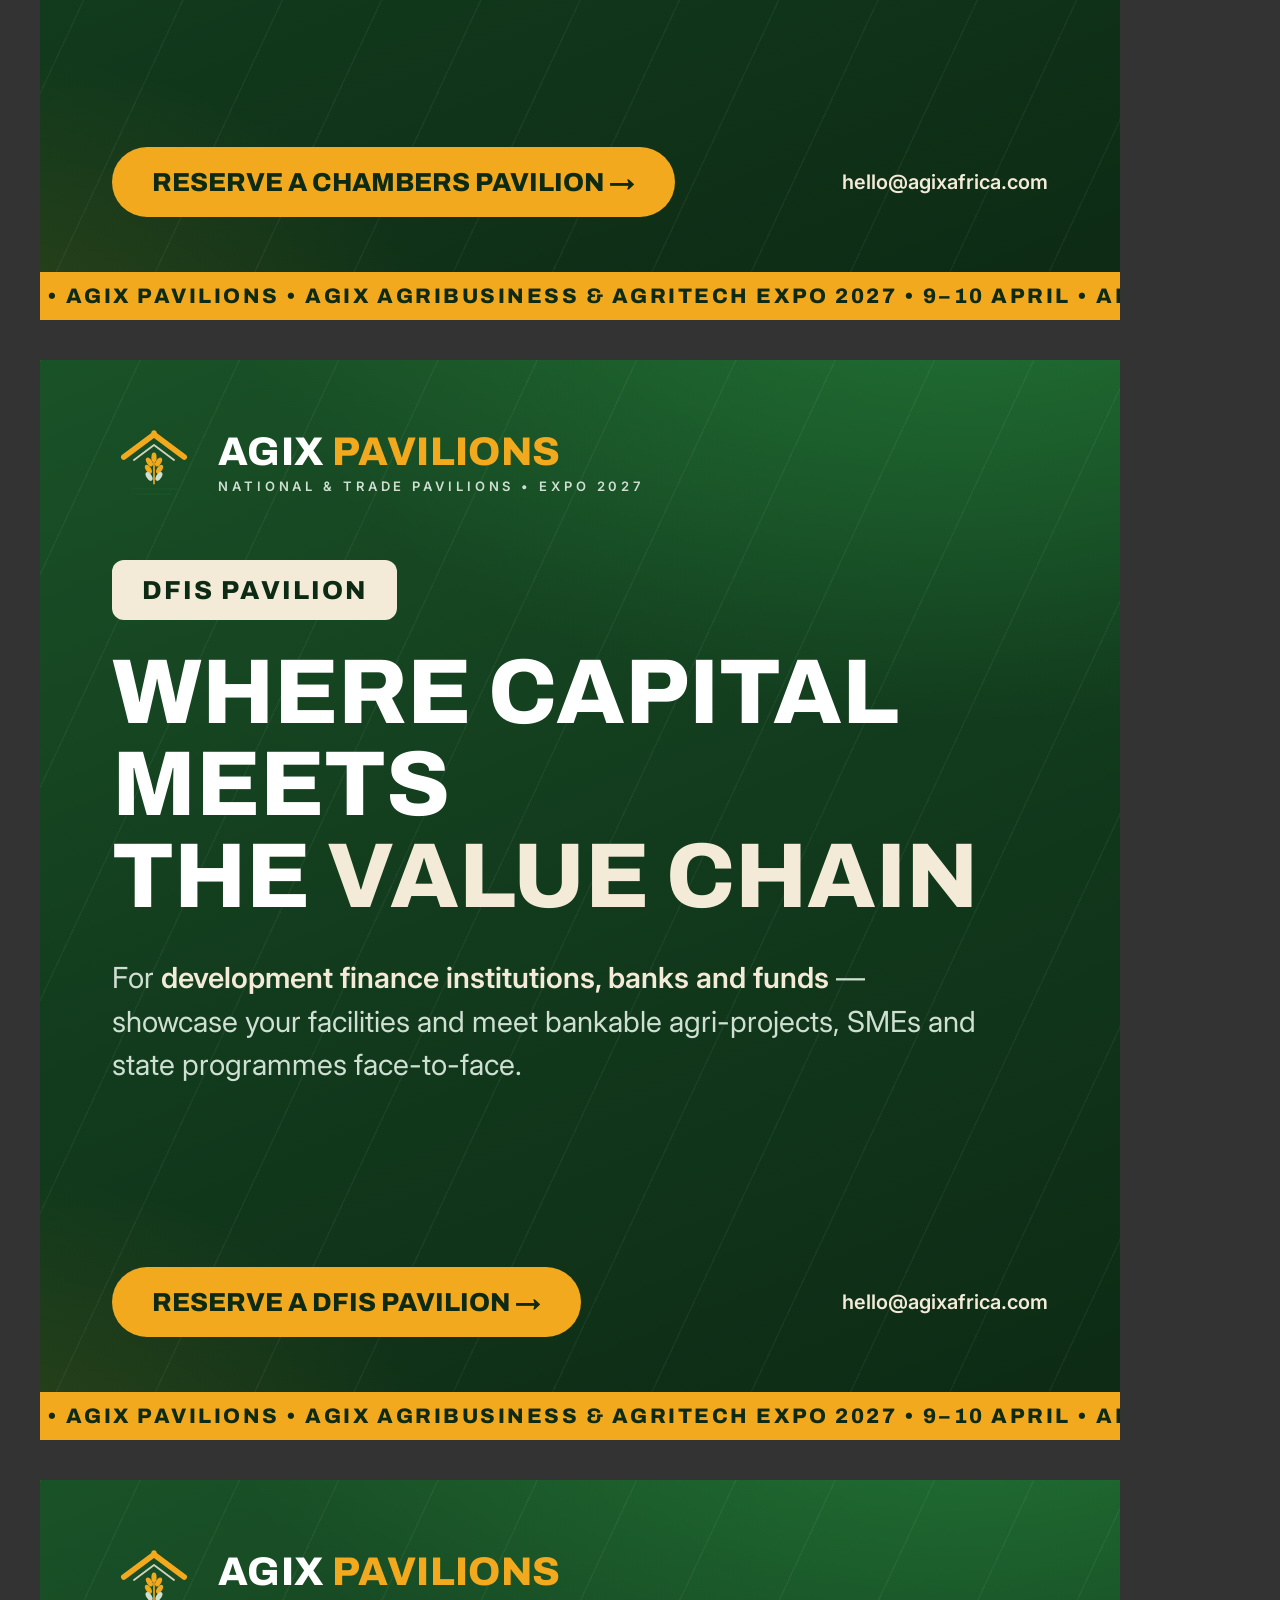
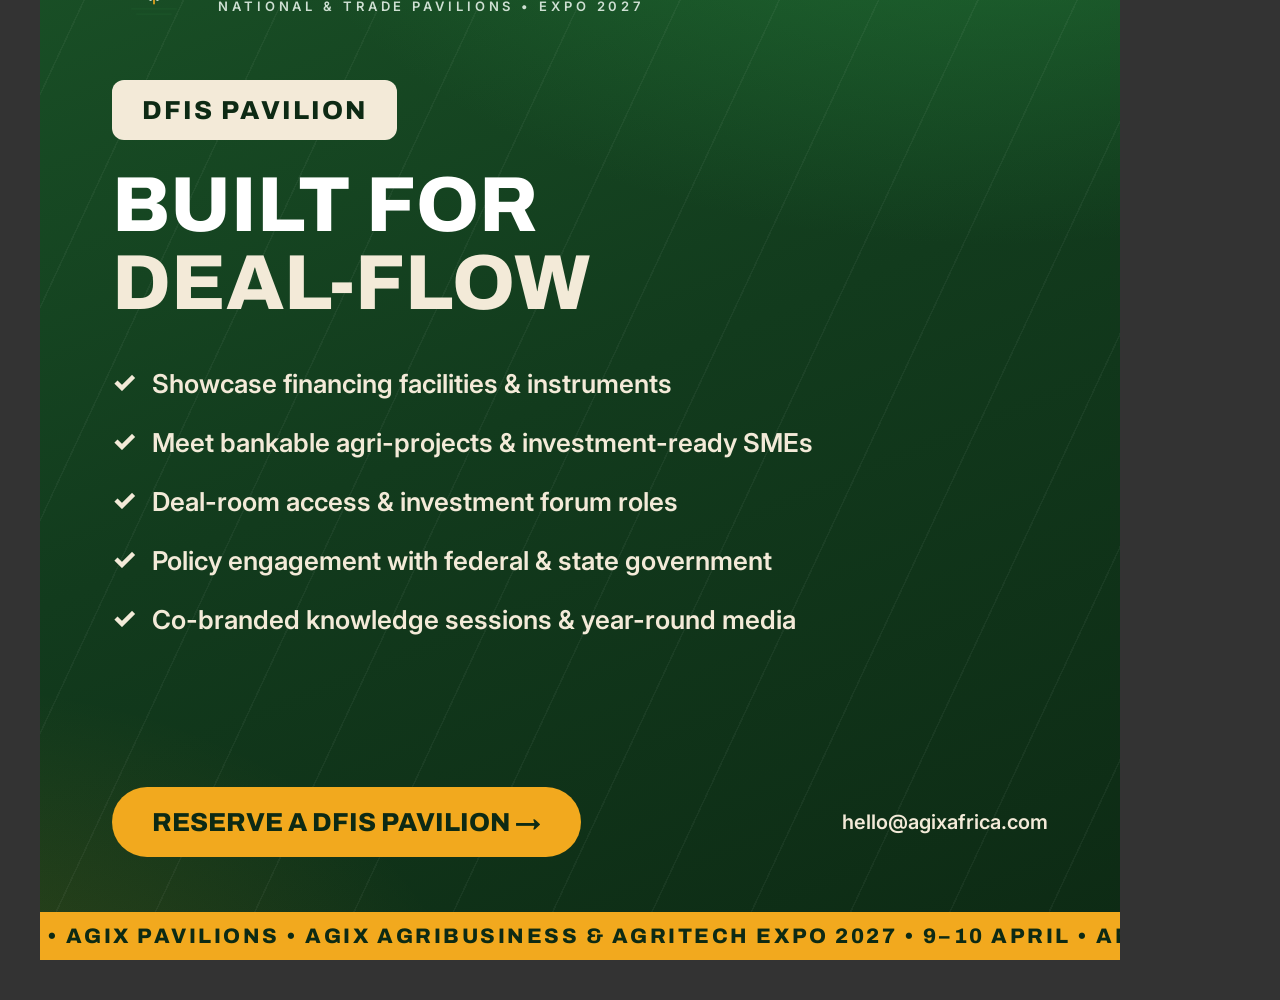
<file: marketing/source/artboards-pavilion-categories.html>
<!DOCTYPE html>
<html lang="en">
<head>
<meta charset="UTF-8" />
<link href="https://fonts.googleapis.com/css2?family=Archivo:wght@600;800&family=Inter:wght@400;600&display=swap" rel="stylesheet" /><style>
  :root { --g900:#0d2a14; --g800:#123b1d; --g700:#1a5227; --g600:#2c9a46; --amber:#f2a91e; --clay:#c26a2d; --cream:#f3ead8; --mist:#cfe0d3; }
  * { box-sizing:border-box; margin:0; padding:0; }
  body { background:#333; display:flex; flex-direction:column; gap:40px; padding:40px; font-family:"Inter",sans-serif; }
  .board { position:relative; overflow:hidden; color:#fff; flex:none; width:1080px; height:1080px;
    background:
      radial-gradient(1400px 900px at 88% -12%, rgba(44,154,70,0.55) 0%, transparent 55%),
      radial-gradient(1000px 700px at -10% 110%, rgba(242,169,30,0.16) 0%, transparent 55%),
      linear-gradient(158deg, var(--g700) 0%, var(--g800) 48%, var(--g900) 100%); }
  .board::before { content:""; position:absolute; inset:0;
    background:repeating-linear-gradient(115deg, rgba(255,255,255,0.045) 0px, rgba(255,255,255,0.045) 1.5px, transparent 1.5px, transparent 90px); pointer-events:none; }
  .ribbon { position:absolute; left:0; right:0; bottom:0; background:var(--amber); color:var(--g900);
    font-family:"Archivo"; font-weight:800; text-transform:uppercase; white-space:nowrap; overflow:hidden; z-index:3;
    font-size:21px; padding:13px 0; letter-spacing:0.12em; }
  .inner { position:absolute; inset:0 0 47px 0; padding:60px 72px 56px; display:flex; flex-direction:column; }
  .top { display:flex; align-items:center; gap:22px; }
  .wordmark { font-family:"Archivo"; font-weight:800; font-size:40px; letter-spacing:0.01em; }
  .wordmark span { color:var(--amber); }
  .tagline { font-weight:600; font-size:13px; letter-spacing:0.3em; text-transform:uppercase; color:var(--mist); margin-top:5px; }
  .catbadge { display:inline-flex; margin-top:56px; font-family:"Archivo"; font-weight:800; font-size:26px;
    text-transform:uppercase; letter-spacing:0.08em; padding:16px 30px; border-radius:12px; width:fit-content; }
  .headline { font-family:"Archivo"; font-weight:800; text-transform:uppercase; line-height:1.0; margin-top:26px; }
  .headline .accent {}
  .hl-lg { font-size:92px; } .hl-md { font-size:78px; }
  .kicker { font-weight:400; color:var(--mist); font-size:29px; line-height:1.5; margin-top:34px; max-width:880px; }
  .kicker b { font-weight:600; }
  .list { display:grid; grid-template-columns:1fr; gap:24px; margin-top:44px; }
  .item { display:flex; align-items:flex-start; gap:16px; font-weight:600; font-size:26px; color:var(--cream); line-height:1.35; }
  .item::before { content:"✓"; font-weight:800; font-size:28px; flex:none; line-height:1.2; }
  .footline { margin-top:auto; display:flex; align-items:center; justify-content:space-between; }
  .cta { background:var(--amber); color:var(--g900); font-family:"Archivo"; font-weight:800; text-transform:uppercase;
    border-radius:999px; font-size:26px; padding:21px 40px; }
  .url { font-weight:600; color:var(--cream); font-size:20px; }

  /* category theming */
  .cat-state .catbadge { background:var(--g600); color:#fff; }
  .cat-state .headline .accent, .cat-state .kicker b, .cat-state .item::before { color:var(--g600); }
  .cat-state .item::before { color:#4fca6c; }
  .cat-state .headline .accent { color:#4fca6c; }
  .cat-state .kicker b { color:#4fca6c; }
  .cat-regional .catbadge { background:var(--amber); color:var(--g900); }
  .cat-regional .headline .accent, .cat-regional .kicker b, .cat-regional .item::before { color:var(--amber); }
  .cat-chambers .catbadge { background:var(--clay); color:#fff; }
  .cat-chambers .headline .accent, .cat-chambers .kicker b, .cat-chambers .item::before { color:#e89050; }
  .cat-dfi .catbadge { background:var(--cream); color:var(--g900); }
  .cat-dfi .headline .accent, .cat-dfi .kicker b, .cat-dfi .item::before { color:var(--cream); }
</style>
</head>
<body>

<svg width="0" height="0" style="position:absolute"><defs>
<g id="pav">
  <line x1="120" y1="420" x2="392" y2="420" stroke="#1a5227" stroke-width="10" stroke-linecap="round"/>
  <line x1="152" y1="452" x2="360" y2="452" stroke="#1a5227" stroke-width="10" stroke-linecap="round"/>
  <polyline points="72,226 256,88 440,226" fill="none" stroke="#f2a91e" stroke-width="34" stroke-linecap="round" stroke-linejoin="round"/>
  <polyline points="134,244 256,152 378,244" fill="none" stroke="#f3ead8" stroke-width="11" stroke-linecap="round" stroke-linejoin="round" opacity="0.85"/>
  <circle cx="256" cy="78" r="16" fill="#f2a91e"/>
  <g transform="translate(156,196) scale(2.0)">
    <line x1="50" y1="14" x2="50" y2="96" stroke="#f2a91e" stroke-width="5" stroke-linecap="round"/>
    <ellipse cx="36" cy="30" rx="8" ry="15" fill="#f2a91e" transform="rotate(-32 36 30)"/>
    <ellipse cx="64" cy="30" rx="8" ry="15" fill="#f2a91e" transform="rotate(32 64 30)"/>
    <ellipse cx="33" cy="52" rx="8" ry="15" fill="#f2a91e" transform="rotate(-32 33 52)"/>
    <ellipse cx="67" cy="52" rx="8" ry="15" fill="#f2a91e" transform="rotate(32 67 52)"/>
    <ellipse cx="35" cy="74" rx="8" ry="15" fill="#cfe0d3" transform="rotate(-32 35 74)"/>
    <ellipse cx="65" cy="74" rx="8" ry="15" fill="#cfe0d3" transform="rotate(32 65 74)"/>
    <ellipse cx="50" cy="16" rx="8" ry="15" fill="#f2a91e"/>
  </g>
</g>
</defs></svg>

<!-- ============ STATE PAVILION ============ -->
<div class="board cat-state" id="state-01">
  <div class="ribbon">&nbsp;• AGIX PAVILIONS • AGIX AGRIBUSINESS &amp; AGRITECH EXPO 2027 • 9–10 APRIL • AMADEO EVENT CENTRE, ENUGU • HOSTED PAVILIONS FROM 36 SQM • AGIX PAVILIONS • EXPO 2027</div>
  <div class="inner">
    <div class="top"><svg width="84" height="84" viewBox="0 0 512 512"><use href="#pav"/></svg>
      <div><div class="wordmark">AGIX <span>PAVILIONS</span></div><div class="tagline">National &amp; Trade Pavilions • Expo 2027</div></div>
    </div>
    <div class="catbadge">State Pavilion</div>
    <div class="headline hl-lg">Put Your State<br/>on the <span class="accent">Map</span></div>
    <div class="kicker">A hosted pavilion for <b>Nigerian state governments</b> — showcase your farmers, commodities and investment-ready projects to 3,000+ participants from 30+ countries.</div>
    <div class="footline"><div class="cta">Reserve a State Pavilion →</div><div class="url">hello@agixafrica.com</div></div>
  </div>
</div>

<div class="board cat-state" id="state-02">
  <div class="ribbon">&nbsp;• AGIX PAVILIONS • AGIX AGRIBUSINESS &amp; AGRITECH EXPO 2027 • 9–10 APRIL • AMADEO EVENT CENTRE, ENUGU • HOSTED PAVILIONS FROM 36 SQM • AGIX PAVILIONS • EXPO 2027</div>
  <div class="inner">
    <div class="top"><svg width="84" height="84" viewBox="0 0 512 512"><use href="#pav"/></svg>
      <div><div class="wordmark">AGIX <span>PAVILIONS</span></div><div class="tagline">National &amp; Trade Pavilions • Expo 2027</div></div>
    </div>
    <div class="catbadge">State Pavilion</div>
    <div class="headline hl-md">What Your<br/>State <span class="accent">Gains</span></div>
    <div class="list">
      <div class="item">Showcase state commodities &amp; export-ready produce</div>
      <div class="item">Attract investors to state agri-projects</div>
      <div class="item">Host your SMEs &amp; cooperatives under one roof</div>
      <div class="item">Engage federal ministries, DFIs &amp; development partners</div>
      <div class="item">Dedicated branding, media coverage &amp; delegation support</div>
    </div>
    <div class="footline"><div class="cta">Reserve a State Pavilion →</div><div class="url">hello@agixafrica.com</div></div>
  </div>
</div>

<!-- ============ REGIONAL PAVILION ============ -->
<div class="board cat-regional" id="regional-01">
  <div class="ribbon">&nbsp;• AGIX PAVILIONS • AGIX AGRIBUSINESS &amp; AGRITECH EXPO 2027 • 9–10 APRIL • AMADEO EVENT CENTRE, ENUGU • HOSTED PAVILIONS FROM 36 SQM • AGIX PAVILIONS • EXPO 2027</div>
  <div class="inner">
    <div class="top"><svg width="84" height="84" viewBox="0 0 512 512"><use href="#pav"/></svg>
      <div><div class="wordmark">AGIX <span>PAVILIONS</span></div><div class="tagline">National &amp; Trade Pavilions • Expo 2027</div></div>
    </div>
    <div class="catbadge">Regional Pavilion</div>
    <div class="headline hl-lg">One Region.<br/><span class="accent">One Roof.</span></div>
    <div class="kicker">For <b>regional blocs, trade corridors and economic communities</b> — present your shared value chains with joint branding and a bigger presence at shared cost.</div>
    <div class="footline"><div class="cta">Reserve a Regional Pavilion →</div><div class="url">hello@agixafrica.com</div></div>
  </div>
</div>

<div class="board cat-regional" id="regional-02">
  <div class="ribbon">&nbsp;• AGIX PAVILIONS • AGIX AGRIBUSINESS &amp; AGRITECH EXPO 2027 • 9–10 APRIL • AMADEO EVENT CENTRE, ENUGU • HOSTED PAVILIONS FROM 36 SQM • AGIX PAVILIONS • EXPO 2027</div>
  <div class="inner">
    <div class="top"><svg width="84" height="84" viewBox="0 0 512 512"><use href="#pav"/></svg>
      <div><div class="wordmark">AGIX <span>PAVILIONS</span></div><div class="tagline">National &amp; Trade Pavilions • Expo 2027</div></div>
    </div>
    <div class="catbadge">Regional Pavilion</div>
    <div class="headline hl-md">Stronger<br/><span class="accent">Together</span></div>
    <div class="list">
      <div class="item">Present regional value chains &amp; trade corridors</div>
      <div class="item">Joint branding for member states &amp; countries</div>
      <div class="item">B2B matchmaking with buyers and investors</div>
      <div class="item">A platform for regional policy dialogue</div>
      <div class="item">Shared cost, bigger presence — custom layouts from 36 sqm</div>
    </div>
    <div class="footline"><div class="cta">Reserve a Regional Pavilion →</div><div class="url">hello@agixafrica.com</div></div>
  </div>
</div>

<!-- ============ CHAMBERS PAVILION ============ -->
<div class="board cat-chambers" id="chambers-01">
  <div class="ribbon">&nbsp;• AGIX PAVILIONS • AGIX AGRIBUSINESS &amp; AGRITECH EXPO 2027 • 9–10 APRIL • AMADEO EVENT CENTRE, ENUGU • HOSTED PAVILIONS FROM 36 SQM • AGIX PAVILIONS • EXPO 2027</div>
  <div class="inner">
    <div class="top"><svg width="84" height="84" viewBox="0 0 512 512"><use href="#pav"/></svg>
      <div><div class="wordmark">AGIX <span>PAVILIONS</span></div><div class="tagline">National &amp; Trade Pavilions • Expo 2027</div></div>
    </div>
    <div class="catbadge">Chambers Pavilion</div>
    <div class="headline hl-lg">Bring Your Members<br/>to <span class="accent">Market</span></div>
    <div class="kicker">For <b>chambers of commerce and industry &amp; agriculture associations</b> — host your member businesses in a chamber-branded pavilion and open doors they can't open alone.</div>
    <div class="footline"><div class="cta">Reserve a Chambers Pavilion →</div><div class="url">hello@agixafrica.com</div></div>
  </div>
</div>

<div class="board cat-chambers" id="chambers-02">
  <div class="ribbon">&nbsp;• AGIX PAVILIONS • AGIX AGRIBUSINESS &amp; AGRITECH EXPO 2027 • 9–10 APRIL • AMADEO EVENT CENTRE, ENUGU • HOSTED PAVILIONS FROM 36 SQM • AGIX PAVILIONS • EXPO 2027</div>
  <div class="inner">
    <div class="top"><svg width="84" height="84" viewBox="0 0 512 512"><use href="#pav"/></svg>
      <div><div class="wordmark">AGIX <span>PAVILIONS</span></div><div class="tagline">National &amp; Trade Pavilions • Expo 2027</div></div>
    </div>
    <div class="catbadge">Chambers Pavilion</div>
    <div class="headline hl-md">What Your<br/>Chamber <span class="accent">Delivers</span></div>
    <div class="list">
      <div class="item">Host member SMEs at group rates under one fascia</div>
      <div class="item">Chamber-branded pavilion &amp; wayfinding</div>
      <div class="item">Curated introductions for every member business</div>
      <div class="item">Networking with government, finance &amp; buyers</div>
      <div class="item">End-to-end delegation &amp; logistics support</div>
    </div>
    <div class="footline"><div class="cta">Reserve a Chambers Pavilion →</div><div class="url">hello@agixafrica.com</div></div>
  </div>
</div>

<!-- ============ DFIs PAVILION ============ -->
<div class="board cat-dfi" id="dfi-01">
  <div class="ribbon">&nbsp;• AGIX PAVILIONS • AGIX AGRIBUSINESS &amp; AGRITECH EXPO 2027 • 9–10 APRIL • AMADEO EVENT CENTRE, ENUGU • HOSTED PAVILIONS FROM 36 SQM • AGIX PAVILIONS • EXPO 2027</div>
  <div class="inner">
    <div class="top"><svg width="84" height="84" viewBox="0 0 512 512"><use href="#pav"/></svg>
      <div><div class="wordmark">AGIX <span>PAVILIONS</span></div><div class="tagline">National &amp; Trade Pavilions • Expo 2027</div></div>
    </div>
    <div class="catbadge">DFIs Pavilion</div>
    <div class="headline hl-lg">Where Capital Meets<br/>the <span class="accent">Value Chain</span></div>
    <div class="kicker">For <b>development finance institutions, banks and funds</b> — showcase your facilities and meet bankable agri-projects, SMEs and state programmes face-to-face.</div>
    <div class="footline"><div class="cta">Reserve a DFIs Pavilion →</div><div class="url">hello@agixafrica.com</div></div>
  </div>
</div>

<div class="board cat-dfi" id="dfi-02">
  <div class="ribbon">&nbsp;• AGIX PAVILIONS • AGIX AGRIBUSINESS &amp; AGRITECH EXPO 2027 • 9–10 APRIL • AMADEO EVENT CENTRE, ENUGU • HOSTED PAVILIONS FROM 36 SQM • AGIX PAVILIONS • EXPO 2027</div>
  <div class="inner">
    <div class="top"><svg width="84" height="84" viewBox="0 0 512 512"><use href="#pav"/></svg>
      <div><div class="wordmark">AGIX <span>PAVILIONS</span></div><div class="tagline">National &amp; Trade Pavilions • Expo 2027</div></div>
    </div>
    <div class="catbadge">DFIs Pavilion</div>
    <div class="headline hl-md">Built for<br/><span class="accent">Deal-Flow</span></div>
    <div class="list">
      <div class="item">Showcase financing facilities &amp; instruments</div>
      <div class="item">Meet bankable agri-projects &amp; investment-ready SMEs</div>
      <div class="item">Deal-room access &amp; investment forum roles</div>
      <div class="item">Policy engagement with federal &amp; state government</div>
      <div class="item">Co-branded knowledge sessions &amp; year-round media</div>
    </div>
    <div class="footline"><div class="cta">Reserve a DFIs Pavilion →</div><div class="url">hello@agixafrica.com</div></div>
  </div>
</div>

</body>
</html>
</file>
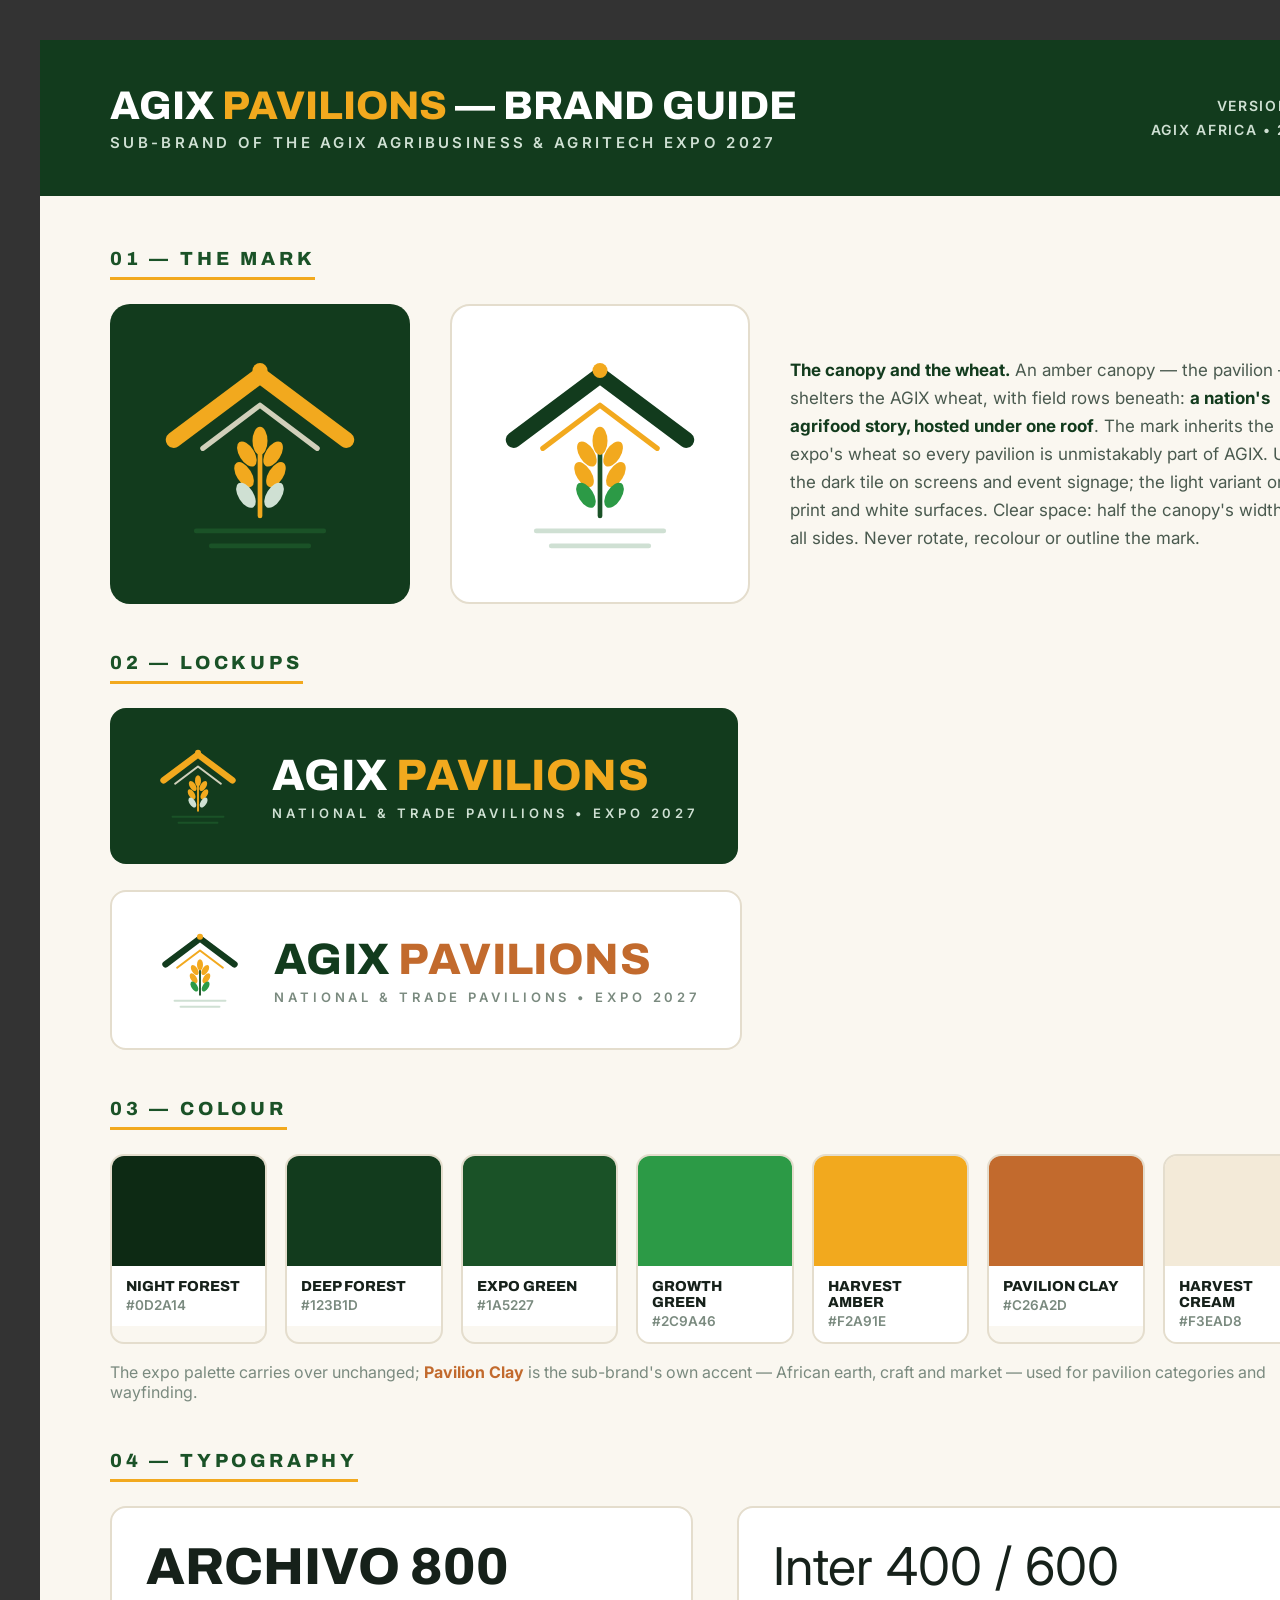
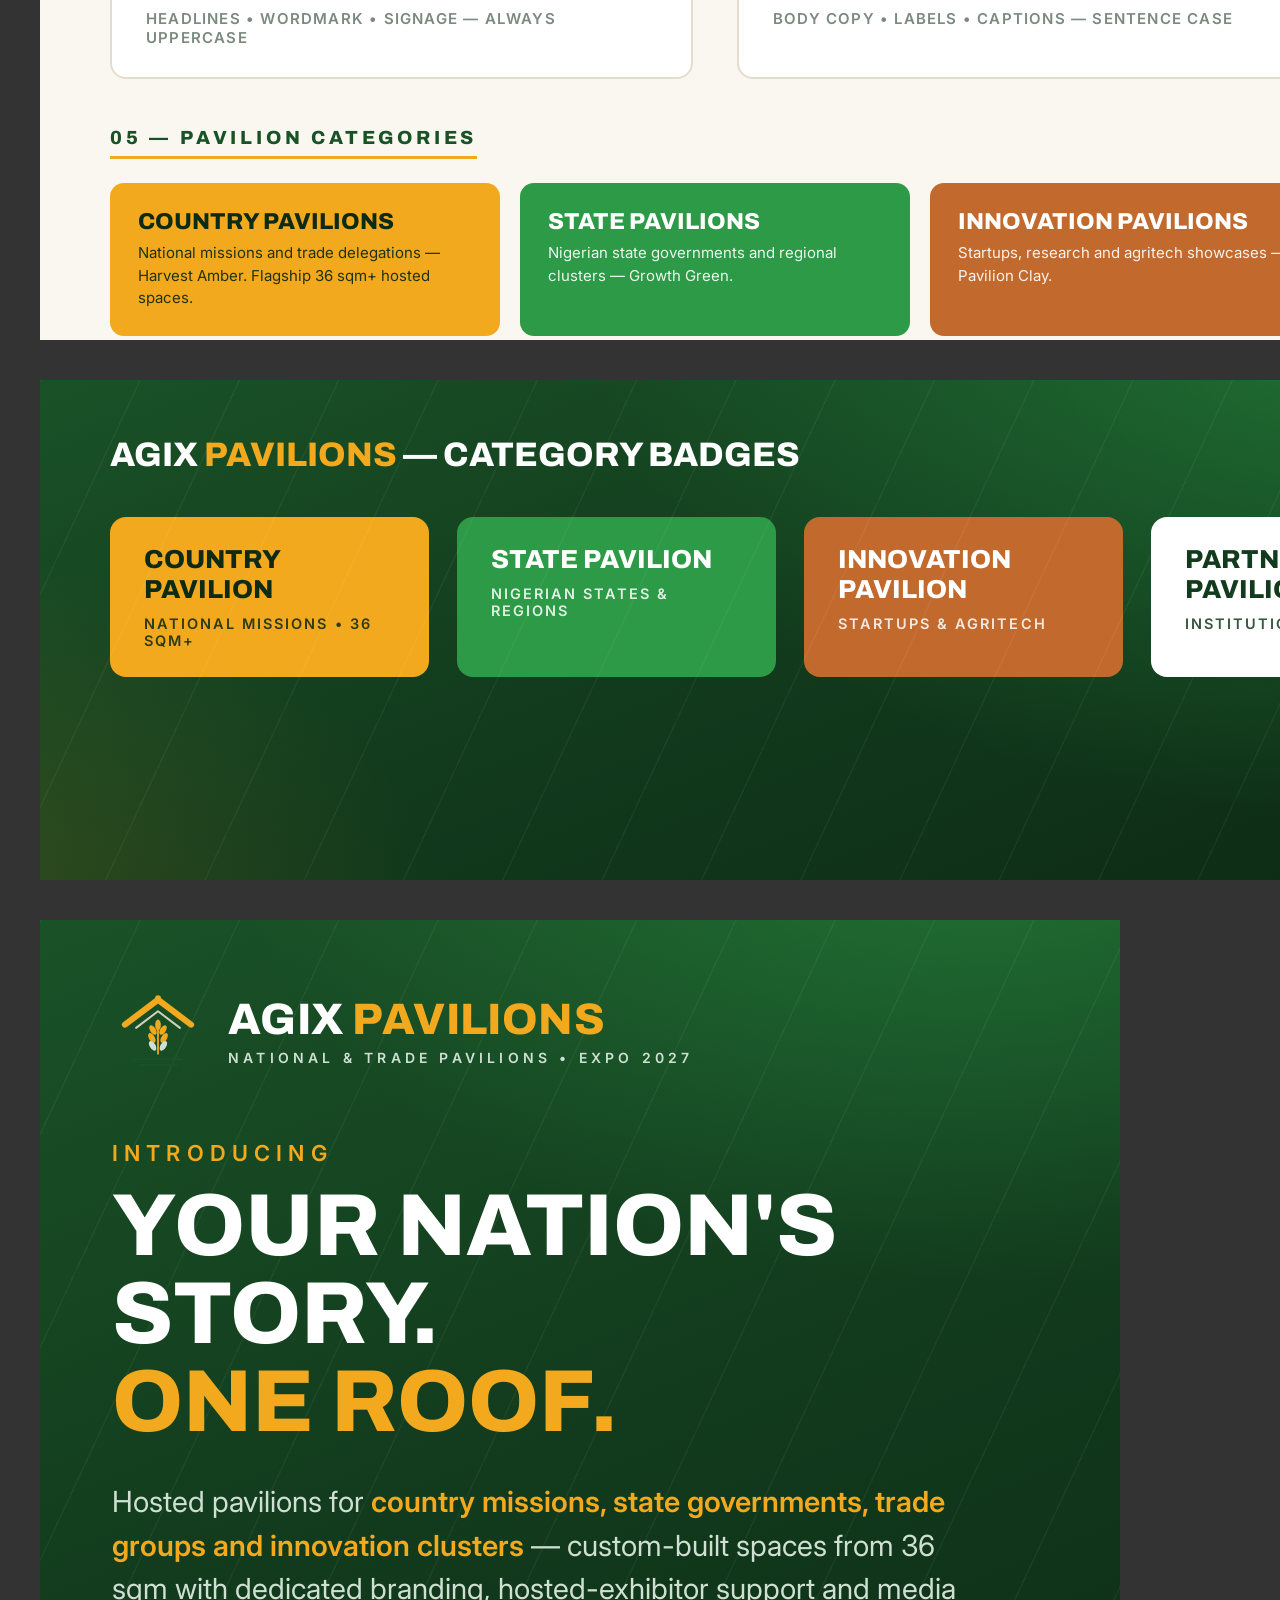
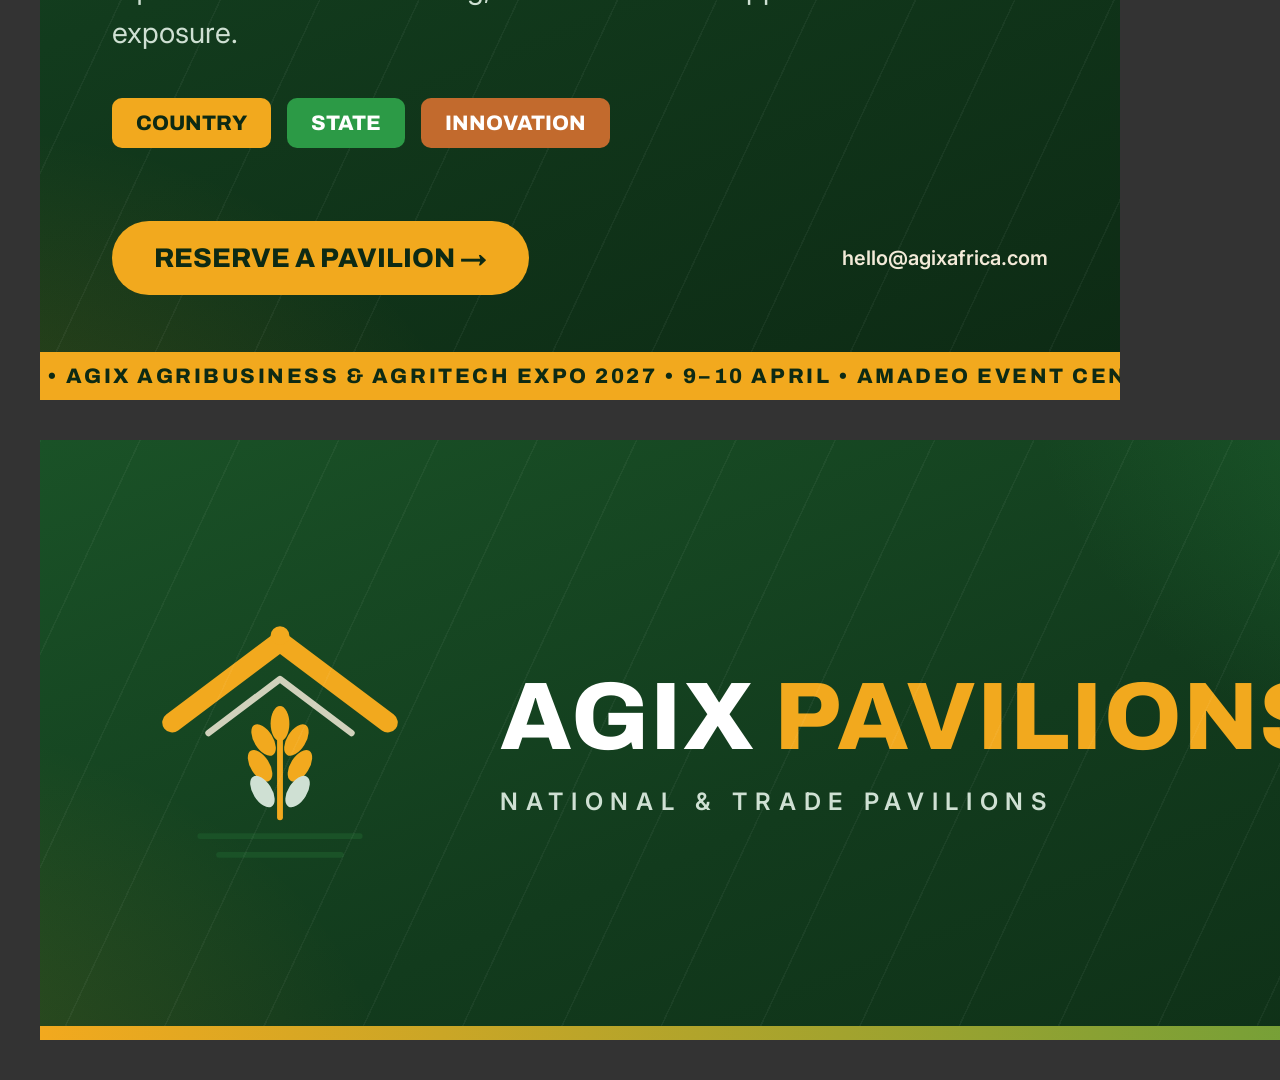
<file: marketing/source/artboards-pavilion.html>
<!DOCTYPE html>
<html lang="en">
<head>
<meta charset="UTF-8" />
<link href="https://fonts.googleapis.com/css2?family=Archivo:wght@600;800&family=Inter:wght@400;600&display=swap" rel="stylesheet" /><style>
  :root { --g900:#0d2a14; --g800:#123b1d; --g700:#1a5227; --g600:#2c9a46; --amber:#f2a91e; --clay:#c26a2d; --cream:#f3ead8; --mist:#cfe0d3; }
  * { box-sizing:border-box; margin:0; padding:0; }
  body { background:#333; display:flex; flex-direction:column; gap:40px; padding:40px; font-family:"Inter",sans-serif; }
  .dark-bg {
    background:
      radial-gradient(1400px 900px at 88% -12%, rgba(44,154,70,0.55) 0%, transparent 55%),
      radial-gradient(1000px 700px at -10% 110%, rgba(242,169,30,0.16) 0%, transparent 55%),
      linear-gradient(158deg, var(--g700) 0%, var(--g800) 48%, var(--g900) 100%);
  }
  .rows::before { content:""; position:absolute; inset:0;
    background:repeating-linear-gradient(115deg, rgba(255,255,255,0.045) 0px, rgba(255,255,255,0.045) 1.5px, transparent 1.5px, transparent 90px); pointer-events:none; }

  .wordmark { font-family:"Archivo"; font-weight:800; letter-spacing:0.01em; }
  .wordmark .thin { font-weight:600; }
  .tagline { font-family:"Inter"; font-weight:600; letter-spacing:0.3em; text-transform:uppercase; }

  /* ---------- BRAND SHEET (1350×1900, light) ---------- */
  #sheet { position:relative; width:1350px; height:1900px; background:#faf7f0; color:#16211a; flex:none; overflow:hidden; }
  #sheet .head { background:var(--g800); color:#fff; padding:44px 70px; display:flex; align-items:center; justify-content:space-between; }
  #sheet .head h1 { font-family:"Archivo"; font-weight:800; font-size:40px; text-transform:uppercase; }
  #sheet .head h1 span { color:var(--amber); }
  #sheet .head p { font-size:15px; color:var(--mist); font-weight:600; letter-spacing:0.22em; text-transform:uppercase; margin-top:6px; }
  #sheet .head .ver { font-size:14px; color:var(--mist); font-weight:600; letter-spacing:0.12em; text-align:right; line-height:1.7; text-transform:uppercase; }
  #sheet .body { padding:52px 70px; display:flex; flex-direction:column; gap:48px; }
  #sheet h2 { font-family:"Archivo"; font-weight:800; font-size:19px; letter-spacing:0.2em; text-transform:uppercase; color:var(--g700); border-bottom:3px solid var(--amber); display:inline-block; padding-bottom:8px; margin-bottom:24px; }
  #sheet .marks { display:flex; gap:40px; align-items:center; }
  #sheet .markbox { flex:none; width:300px; height:300px; border-radius:20px; display:flex; align-items:center; justify-content:center; }
  #sheet .markbox.dark { background:var(--g800); }
  #sheet .markbox.light { background:#fff; border:2px solid #e4ddcd; }
  #sheet .marknote { font-size:17px; color:#4a5a4f; line-height:1.65; max-width:640px; }
  #sheet .marknote b { color:var(--g800); }
  #sheet .lockups { display:flex; flex-direction:column; gap:26px; }
  #sheet .lockrow { display:flex; align-items:center; gap:26px; background:var(--g800); border-radius:16px; padding:30px 40px; color:#fff; width:fit-content; }
  #sheet .lockrow.on-light { background:#fff; border:2px solid #e4ddcd; color:var(--g800); }
  #sheet .lockrow .wordmark { font-size:44px; }
  #sheet .lockrow .wordmark span { color:var(--amber); }
  #sheet .lockrow .tagline { font-size:13px; margin-top:6px; color:var(--mist); }
  #sheet .lockrow.on-light .tagline { color:#7a8a7f; }
  #sheet .swatches { display:grid; grid-template-columns:repeat(7,1fr); gap:18px; }
  #sheet .swatch { border-radius:14px; overflow:hidden; border:2px solid #e4ddcd; }
  #sheet .swatch .chip { height:110px; }
  #sheet .swatch .label { background:#fff; padding:12px 14px; }
  #sheet .swatch .label b { display:block; font-family:"Archivo"; font-weight:800; font-size:14.5px; text-transform:uppercase; }
  #sheet .swatch .label span { font-size:13.5px; color:#7a8a7f; font-weight:600; }
  #sheet .typerow { display:flex; gap:44px; }
  #sheet .typecard { flex:1; background:#fff; border:2px solid #e4ddcd; border-radius:16px; padding:30px 34px; }
  #sheet .typecard .big { font-size:52px; line-height:1.1; }
  #sheet .typecard .arch { font-family:"Archivo"; font-weight:800; text-transform:uppercase; }
  #sheet .typecard .inter { font-family:"Inter"; font-weight:400; }
  #sheet .typecard p { margin-top:14px; font-size:15px; color:#7a8a7f; font-weight:600; letter-spacing:0.08em; text-transform:uppercase; }
  #sheet .cats { display:grid; grid-template-columns:1fr 1fr 1fr; gap:20px; }
  #sheet .cat { border-radius:14px; padding:26px 28px; color:#fff; }
  #sheet .cat h3 { font-family:"Archivo"; font-weight:800; font-size:23px; text-transform:uppercase; }
  #sheet .cat p { font-size:15px; margin-top:8px; opacity:0.92; line-height:1.5; }
  #sheet .cat.c1 { background:var(--amber); color:var(--g900); }
  #sheet .cat.c2 { background:var(--g600); }
  #sheet .cat.c3 { background:var(--clay); }
  #sheet .rules { display:grid; grid-template-columns:1fr 1fr; gap:14px 40px; }
  #sheet .rule { display:flex; gap:14px; font-size:16.5px; color:#4a5a4f; line-height:1.5; }
  #sheet .rule::before { content:"✓"; color:var(--g600); font-weight:800; }

  /* ---------- CATEGORY BADGES STRIP (1500×500, dark) ---------- */
  #badges { position:relative; width:1500px; height:500px; flex:none; overflow:hidden; color:#fff; padding:56px 70px; display:flex; flex-direction:column; }
  #badges .t { font-family:"Archivo"; font-weight:800; font-size:34px; text-transform:uppercase; }
  #badges .t span { color:var(--amber); }
  #badges .row { display:flex; gap:28px; margin-top:44px; }
  .badge { border-radius:16px; padding:28px 34px; width:330px; }
  .badge .bt { font-family:"Archivo"; font-weight:800; font-size:26px; text-transform:uppercase; line-height:1.15; }
  .badge .bs { font-size:14.5px; font-weight:600; letter-spacing:0.14em; text-transform:uppercase; margin-top:10px; opacity:0.85; }
  .badge.b1 { background:var(--amber); color:var(--g900); }
  .badge.b2 { background:var(--g600); color:#fff; }
  .badge.b3 { background:var(--clay); color:#fff; }
  .badge.b4 { background:#fff; color:var(--g800); }

  /* ---------- ANNOUNCEMENT SQUARE (1080×1080, dark) ---------- */
  #announce { position:relative; width:1080px; height:1080px; flex:none; overflow:hidden; color:#fff; }
  #announce .ribbon { position:absolute; left:0; right:0; bottom:0; background:var(--amber); color:var(--g900);
    font-family:"Archivo"; font-weight:800; text-transform:uppercase; white-space:nowrap; overflow:hidden; font-size:21px; padding:13px 0; letter-spacing:0.12em; }
  #announce .inner { position:absolute; inset:0 0 47px 0; padding:64px 72px 58px; display:flex; flex-direction:column; }
  #announce .top { display:flex; align-items:center; gap:24px; }
  #announce .wordmark { font-size:44px; }
  #announce .wordmark span { color:var(--amber); }
  #announce .tagline { font-size:14px; color:var(--mist); margin-top:6px; }
  #announce .intro { font-weight:600; font-size:22px; letter-spacing:0.28em; text-transform:uppercase; color:var(--amber); margin-top:64px; }
  #announce .headline { font-family:"Archivo"; font-weight:800; font-size:88px; text-transform:uppercase; line-height:1.0; margin-top:16px; }
  #announce .headline span { color:var(--amber); }
  #announce .kicker { font-size:29px; color:var(--mist); line-height:1.5; margin-top:34px; max-width:850px; }
  #announce .kicker b { color:var(--amber); font-weight:600; }
  #announce .minibadges { display:flex; gap:16px; margin-top:44px; flex-wrap:wrap; }
  #announce .mb { font-family:"Archivo"; font-weight:800; font-size:21px; text-transform:uppercase; padding:14px 24px; border-radius:10px; }
  #announce .mb.b1 { background:var(--amber); color:var(--g900); }
  #announce .mb.b2 { background:var(--g600); }
  #announce .mb.b3 { background:var(--clay); }
  #announce .footline { margin-top:auto; display:flex; align-items:center; justify-content:space-between; }
  #announce .cta { background:var(--amber); color:var(--g900); font-family:"Archivo"; font-weight:800; text-transform:uppercase; border-radius:999px; font-size:27px; padding:22px 42px; }
  #announce .url { font-weight:600; color:var(--cream); font-size:20px; }

  /* ---------- SIGNAGE BANNER (2000×600, dark) ---------- */
  #signage { position:relative; width:2000px; height:600px; flex:none; overflow:hidden; color:#fff; display:flex; align-items:center; padding:0 90px; gap:70px; }
  #signage::after { content:""; position:absolute; left:0; right:0; bottom:0; height:14px; background:linear-gradient(90deg, var(--amber), var(--g600)); }
  #signage .txt .wordmark { font-size:96px; }
  #signage .txt .wordmark span { color:var(--amber); }
  #signage .txt .tagline { font-size:24px; color:var(--mist); margin-top:18px; letter-spacing:0.32em; }
  #signage .divider { width:3px; align-self:stretch; margin:80px 0; background:rgba(243,234,216,0.35); }
  #signage .side { font-family:"Archivo"; font-weight:800; text-transform:uppercase; text-align:right; margin-left:auto; }
  #signage .side .d1 { font-size:56px; color:var(--amber); line-height:1.15; }
  #signage .side .d2 { font-family:"Inter"; font-weight:600; font-size:22px; letter-spacing:0.2em; color:var(--mist); margin-top:14px; line-height:1.6; }
</style>
</head>
<body>

<svg width="0" height="0" style="position:absolute"><defs>
<g id="pav">
  <line x1="120" y1="420" x2="392" y2="420" stroke="#1a5227" stroke-width="10" stroke-linecap="round"/>
  <line x1="152" y1="452" x2="360" y2="452" stroke="#1a5227" stroke-width="10" stroke-linecap="round"/>
  <polyline points="72,226 256,88 440,226" fill="none" stroke="#f2a91e" stroke-width="34" stroke-linecap="round" stroke-linejoin="round"/>
  <polyline points="134,244 256,152 378,244" fill="none" stroke="#f3ead8" stroke-width="11" stroke-linecap="round" stroke-linejoin="round" opacity="0.85"/>
  <circle cx="256" cy="78" r="16" fill="#f2a91e"/>
  <g transform="translate(156,196) scale(2.0)">
    <line x1="50" y1="14" x2="50" y2="96" stroke="#f2a91e" stroke-width="5" stroke-linecap="round"/>
    <ellipse cx="36" cy="30" rx="8" ry="15" fill="#f2a91e" transform="rotate(-32 36 30)"/>
    <ellipse cx="64" cy="30" rx="8" ry="15" fill="#f2a91e" transform="rotate(32 64 30)"/>
    <ellipse cx="33" cy="52" rx="8" ry="15" fill="#f2a91e" transform="rotate(-32 33 52)"/>
    <ellipse cx="67" cy="52" rx="8" ry="15" fill="#f2a91e" transform="rotate(32 67 52)"/>
    <ellipse cx="35" cy="74" rx="8" ry="15" fill="#cfe0d3" transform="rotate(-32 35 74)"/>
    <ellipse cx="65" cy="74" rx="8" ry="15" fill="#cfe0d3" transform="rotate(32 65 74)"/>
    <ellipse cx="50" cy="16" rx="8" ry="15" fill="#f2a91e"/>
  </g>
</g>
<g id="pav-light">
  <line x1="120" y1="420" x2="392" y2="420" stroke="#cfe0d3" stroke-width="10" stroke-linecap="round"/>
  <line x1="152" y1="452" x2="360" y2="452" stroke="#cfe0d3" stroke-width="10" stroke-linecap="round"/>
  <polyline points="72,226 256,88 440,226" fill="none" stroke="#123b1d" stroke-width="34" stroke-linecap="round" stroke-linejoin="round"/>
  <polyline points="134,244 256,152 378,244" fill="none" stroke="#f2a91e" stroke-width="11" stroke-linecap="round" stroke-linejoin="round"/>
  <circle cx="256" cy="78" r="16" fill="#f2a91e"/>
  <g transform="translate(156,196) scale(2.0)">
    <line x1="50" y1="14" x2="50" y2="96" stroke="#1a5227" stroke-width="5" stroke-linecap="round"/>
    <ellipse cx="36" cy="30" rx="8" ry="15" fill="#f2a91e" transform="rotate(-32 36 30)"/>
    <ellipse cx="64" cy="30" rx="8" ry="15" fill="#f2a91e" transform="rotate(32 64 30)"/>
    <ellipse cx="33" cy="52" rx="8" ry="15" fill="#f2a91e" transform="rotate(-32 33 52)"/>
    <ellipse cx="67" cy="52" rx="8" ry="15" fill="#f2a91e" transform="rotate(32 67 52)"/>
    <ellipse cx="35" cy="74" rx="8" ry="15" fill="#2c9a46" transform="rotate(-32 35 74)"/>
    <ellipse cx="65" cy="74" rx="8" ry="15" fill="#2c9a46" transform="rotate(32 65 74)"/>
    <ellipse cx="50" cy="16" rx="8" ry="15" fill="#f2a91e"/>
  </g>
</g>
</defs></svg>

<!-- ============ BRAND SHEET ============ -->
<div id="sheet">
  <div class="head">
    <div>
      <h1>AGIX <span>Pavilions</span> — Brand Guide</h1>
      <p>Sub-brand of the AGIX Agribusiness &amp; Agritech Expo 2027</p>
    </div>
    <div class="ver">Version 1.0<br/>AGIX Africa • 2026</div>
  </div>
  <div class="body">

    <div>
      <h2>01 — The Mark</h2>
      <div class="marks">
        <div class="markbox dark"><svg width="240" height="240" viewBox="0 0 512 512"><use href="#pav"/></svg></div>
        <div class="markbox light"><svg width="240" height="240" viewBox="0 0 512 512"><use href="#pav-light"/></svg></div>
        <p class="marknote">
          <b>The canopy and the wheat.</b> An amber canopy — the pavilion — shelters the AGIX wheat,
          with field rows beneath: <b>a nation's agrifood story, hosted under one roof</b>.
          The mark inherits the expo's wheat so every pavilion is unmistakably part of AGIX.
          Use the dark tile on screens and event signage; the light variant on print and white surfaces.
          Clear space: half the canopy's width on all sides. Never rotate, recolour or outline the mark.
        </p>
      </div>
    </div>

    <div>
      <h2>02 — Lockups</h2>
      <div class="lockups">
        <div class="lockrow">
          <svg width="96" height="96" viewBox="0 0 512 512"><use href="#pav"/></svg>
          <div>
            <div class="wordmark">AGIX <span>PAVILIONS</span></div>
            <div class="tagline">National &amp; Trade Pavilions • Expo 2027</div>
          </div>
        </div>
        <div class="lockrow on-light">
          <svg width="96" height="96" viewBox="0 0 512 512"><use href="#pav-light"/></svg>
          <div>
            <div class="wordmark">AGIX <span style="color:#c26a2d">PAVILIONS</span></div>
            <div class="tagline">National &amp; Trade Pavilions • Expo 2027</div>
          </div>
        </div>
      </div>
    </div>

    <div>
      <h2>03 — Colour</h2>
      <div class="swatches">
        <div class="swatch"><div class="chip" style="background:#0d2a14"></div><div class="label"><b>Night Forest</b><span>#0D2A14</span></div></div>
        <div class="swatch"><div class="chip" style="background:#123b1d"></div><div class="label"><b>Deep Forest</b><span>#123B1D</span></div></div>
        <div class="swatch"><div class="chip" style="background:#1a5227"></div><div class="label"><b>Expo Green</b><span>#1A5227</span></div></div>
        <div class="swatch"><div class="chip" style="background:#2c9a46"></div><div class="label"><b>Growth Green</b><span>#2C9A46</span></div></div>
        <div class="swatch"><div class="chip" style="background:#f2a91e"></div><div class="label"><b>Harvest Amber</b><span>#F2A91E</span></div></div>
        <div class="swatch"><div class="chip" style="background:#c26a2d"></div><div class="label"><b>Pavilion Clay</b><span>#C26A2D</span></div></div>
        <div class="swatch"><div class="chip" style="background:#f3ead8"></div><div class="label"><b>Harvest Cream</b><span>#F3EAD8</span></div></div>
      </div>
      <p style="margin-top:18px; font-size:16px; color:#7a8a7f;">The expo palette carries over unchanged; <b style="color:#c26a2d">Pavilion Clay</b> is the sub-brand's own accent — African earth, craft and market — used for pavilion categories and wayfinding.</p>
    </div>

    <div>
      <h2>04 — Typography</h2>
      <div class="typerow">
        <div class="typecard">
          <div class="big arch">Archivo 800</div>
          <p>Headlines • Wordmark • Signage — always uppercase</p>
        </div>
        <div class="typecard">
          <div class="big inter">Inter 400 / 600</div>
          <p>Body copy • Labels • Captions — sentence case</p>
        </div>
      </div>
    </div>

    <div>
      <h2>05 — Pavilion Categories</h2>
      <div class="cats">
        <div class="cat c1"><h3>Country Pavilions</h3><p>National missions and trade delegations — Harvest Amber. Flagship 36 sqm+ hosted spaces.</p></div>
        <div class="cat c2"><h3>State Pavilions</h3><p>Nigerian state governments and regional clusters — Growth Green.</p></div>
        <div class="cat c3"><h3>Innovation Pavilions</h3><p>Startups, research and agritech showcases — Pavilion Clay.</p></div>
      </div>
    </div>

    <div>
      <h2>06 — Usage Rules</h2>
      <div class="rules">
        <div class="rule">Pair the mark with the endorsement ribbon on all public materials.</div>
        <div class="rule">Category colour appears in the badge and accents only — grounds stay green.</div>
        <div class="rule">Partner-country flags and names sit beside, never inside, the mark.</div>
        <div class="rule">Minimum mark size: 32 px digital / 12 mm print.</div>
        <div class="rule">Photography: real farms, markets and machinery — no generic stock gloss.</div>
        <div class="rule">The wheat is shared with the master brand — never redraw or restyle it.</div>
      </div>
    </div>

  </div>
</div>

<!-- ============ CATEGORY BADGES ============ -->
<div id="badges" class="dark-bg rows">
  <div class="t">AGIX <span>PAVILIONS</span> — CATEGORY BADGES</div>
  <div class="row">
    <div class="badge b1"><div class="bt">Country Pavilion</div><div class="bs">National missions • 36 sqm+</div></div>
    <div class="badge b2"><div class="bt">State Pavilion</div><div class="bs">Nigerian states &amp; regions</div></div>
    <div class="badge b3"><div class="bt">Innovation Pavilion</div><div class="bs">Startups &amp; agritech</div></div>
    <div class="badge b4"><div class="bt">Partner Pavilion</div><div class="bs">Institutions &amp; DFIs</div></div>
  </div>
</div>

<!-- ============ ANNOUNCEMENT ============ -->
<div id="announce" class="dark-bg rows">
  <div class="ribbon">&nbsp;• AGIX AGRIBUSINESS &amp; AGRITECH EXPO 2027 • 9–10 APRIL • AMADEO EVENT CENTRE, ENUGU • HOSTED PAVILIONS FROM 36 SQM • AGIX AGRIBUSINESS &amp; AGRITECH EXPO 2027 • 9–10 APRIL</div>
  <div class="inner">
    <div class="top">
      <svg width="92" height="92" viewBox="0 0 512 512"><use href="#pav"/></svg>
      <div>
        <div class="wordmark">AGIX <span>PAVILIONS</span></div>
        <div class="tagline">National &amp; Trade Pavilions • Expo 2027</div>
      </div>
    </div>
    <div class="intro">Introducing</div>
    <div class="headline">Your Nation's Story.<br/><span>One Roof.</span></div>
    <div class="kicker">Hosted pavilions for <b>country missions, state governments, trade groups and innovation clusters</b> — custom-built spaces from 36 sqm with dedicated branding, hosted-exhibitor support and media exposure.</div>
    <div class="minibadges">
      <div class="mb b1">Country</div>
      <div class="mb b2">State</div>
      <div class="mb b3">Innovation</div>
    </div>
    <div class="footline">
      <div class="cta">Reserve a Pavilion →</div>
      <div class="url">hello@agixafrica.com</div>
    </div>
  </div>
</div>

<!-- ============ SIGNAGE BANNER ============ -->
<div id="signage" class="dark-bg rows">
  <svg width="300" height="300" viewBox="0 0 512 512" style="flex:none"><use href="#pav"/></svg>
  <div class="txt">
    <div class="wordmark">AGIX <span>PAVILIONS</span></div>
    <div class="tagline">NATIONAL &amp; TRADE PAVILIONS</div>
  </div>
  <div class="divider"></div>
  <div class="side">
    <div class="d1">9–10 APRIL 2027</div>
    <div class="d2">AMADEO EVENT CENTRE<br/>ENUGU • NIGERIA</div>
  </div>
</div>

</body>
</html>
</file>
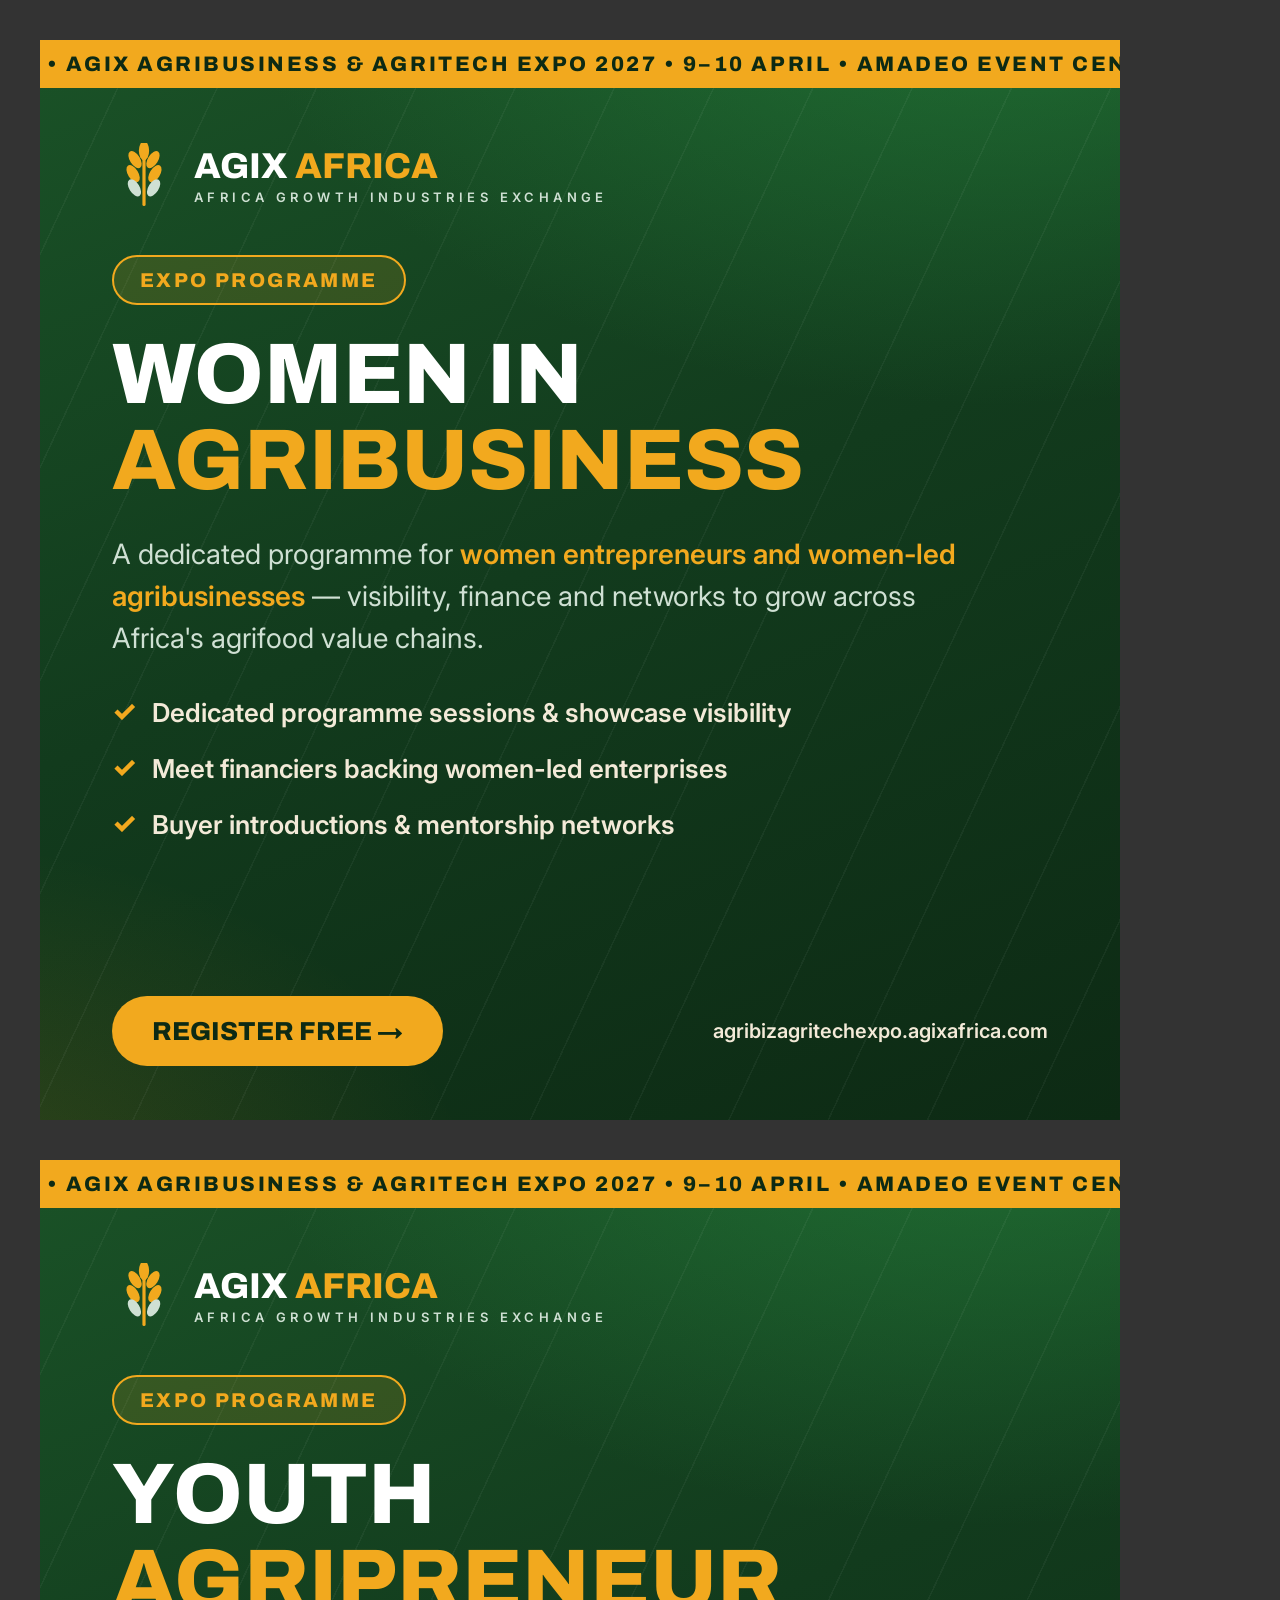
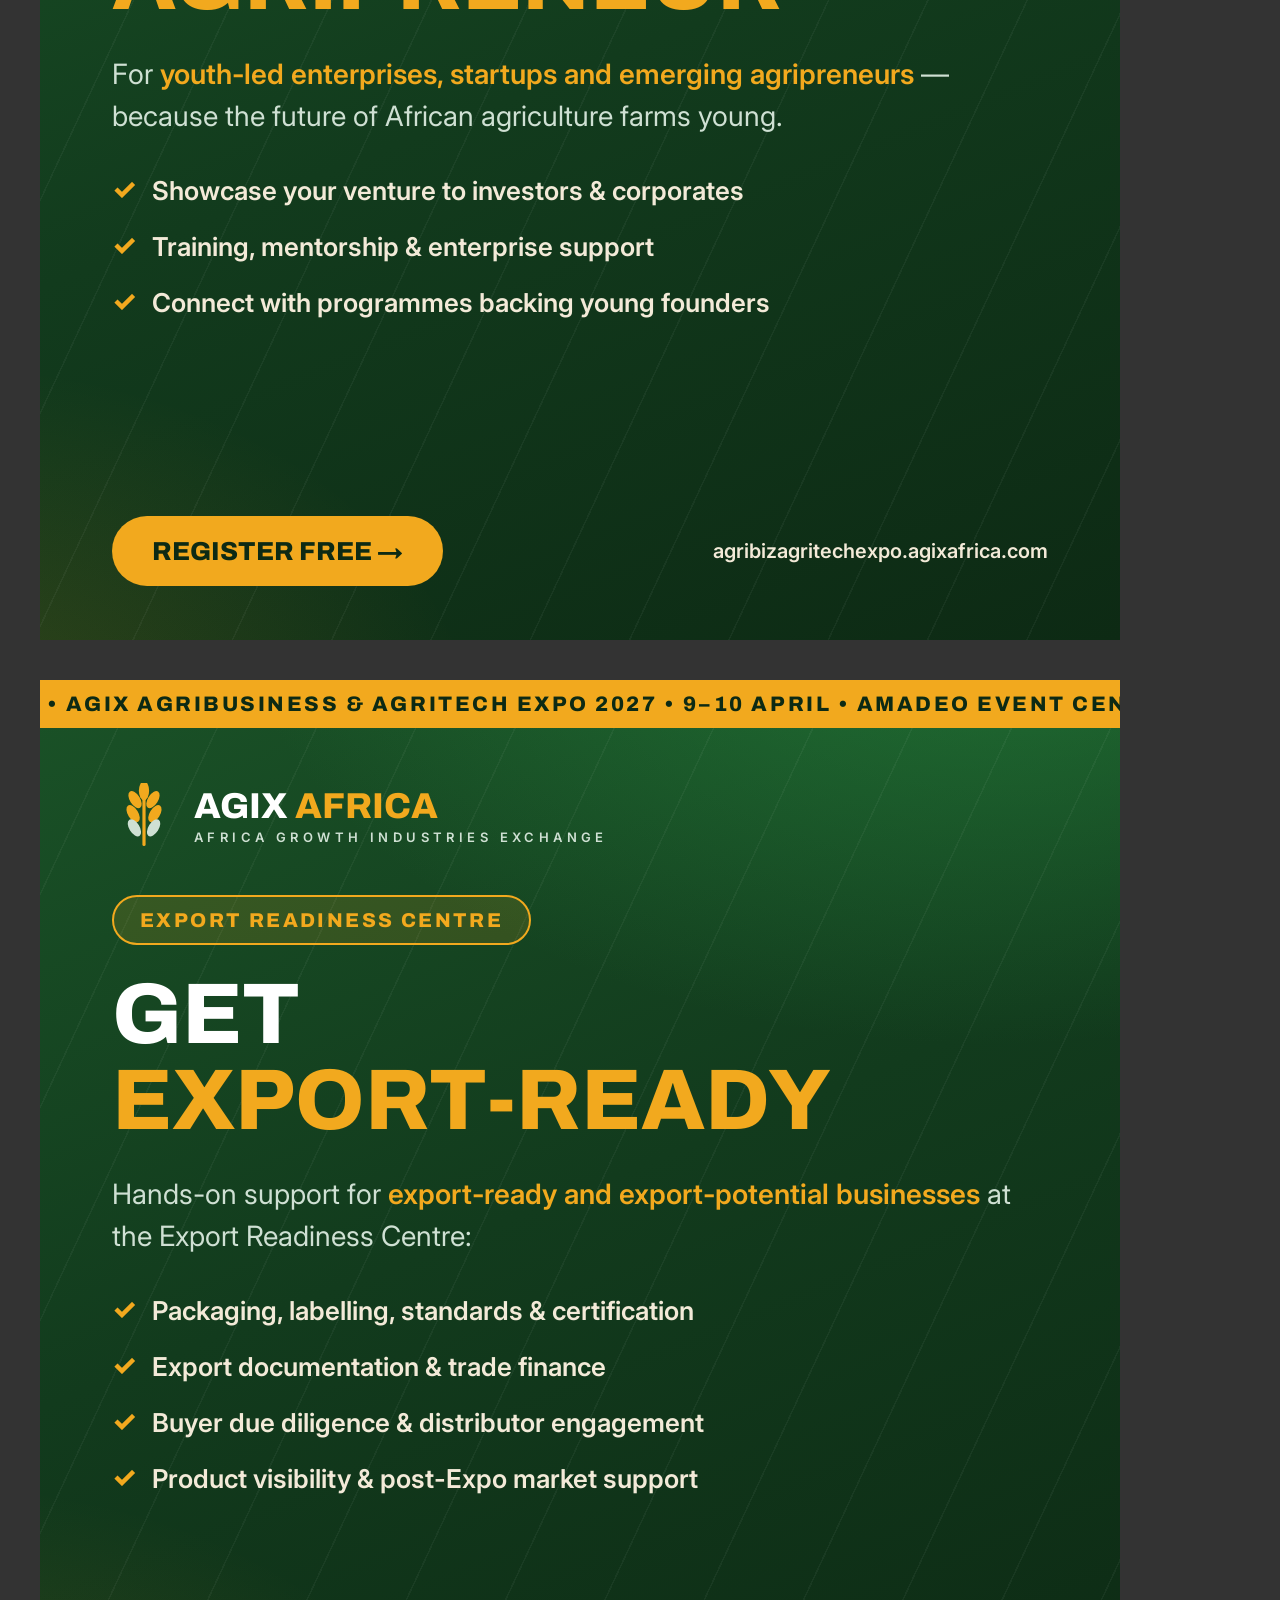
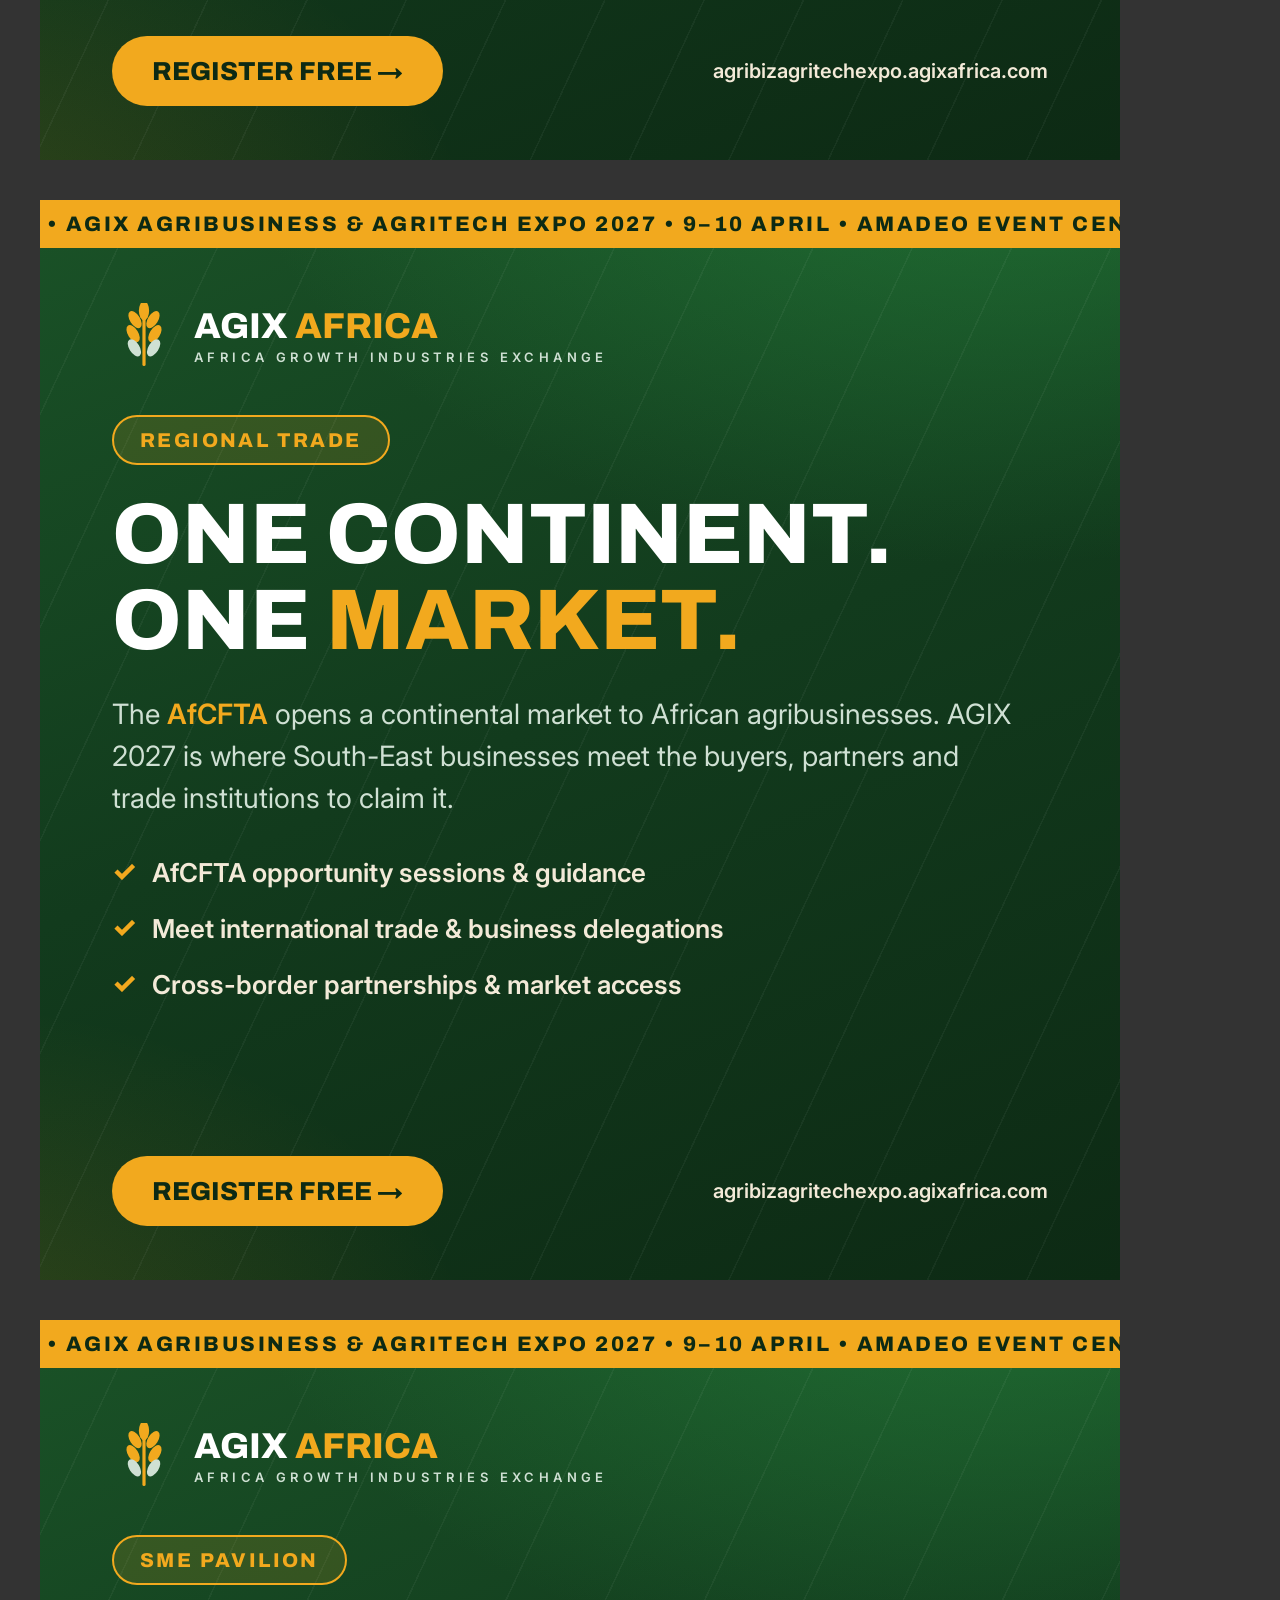
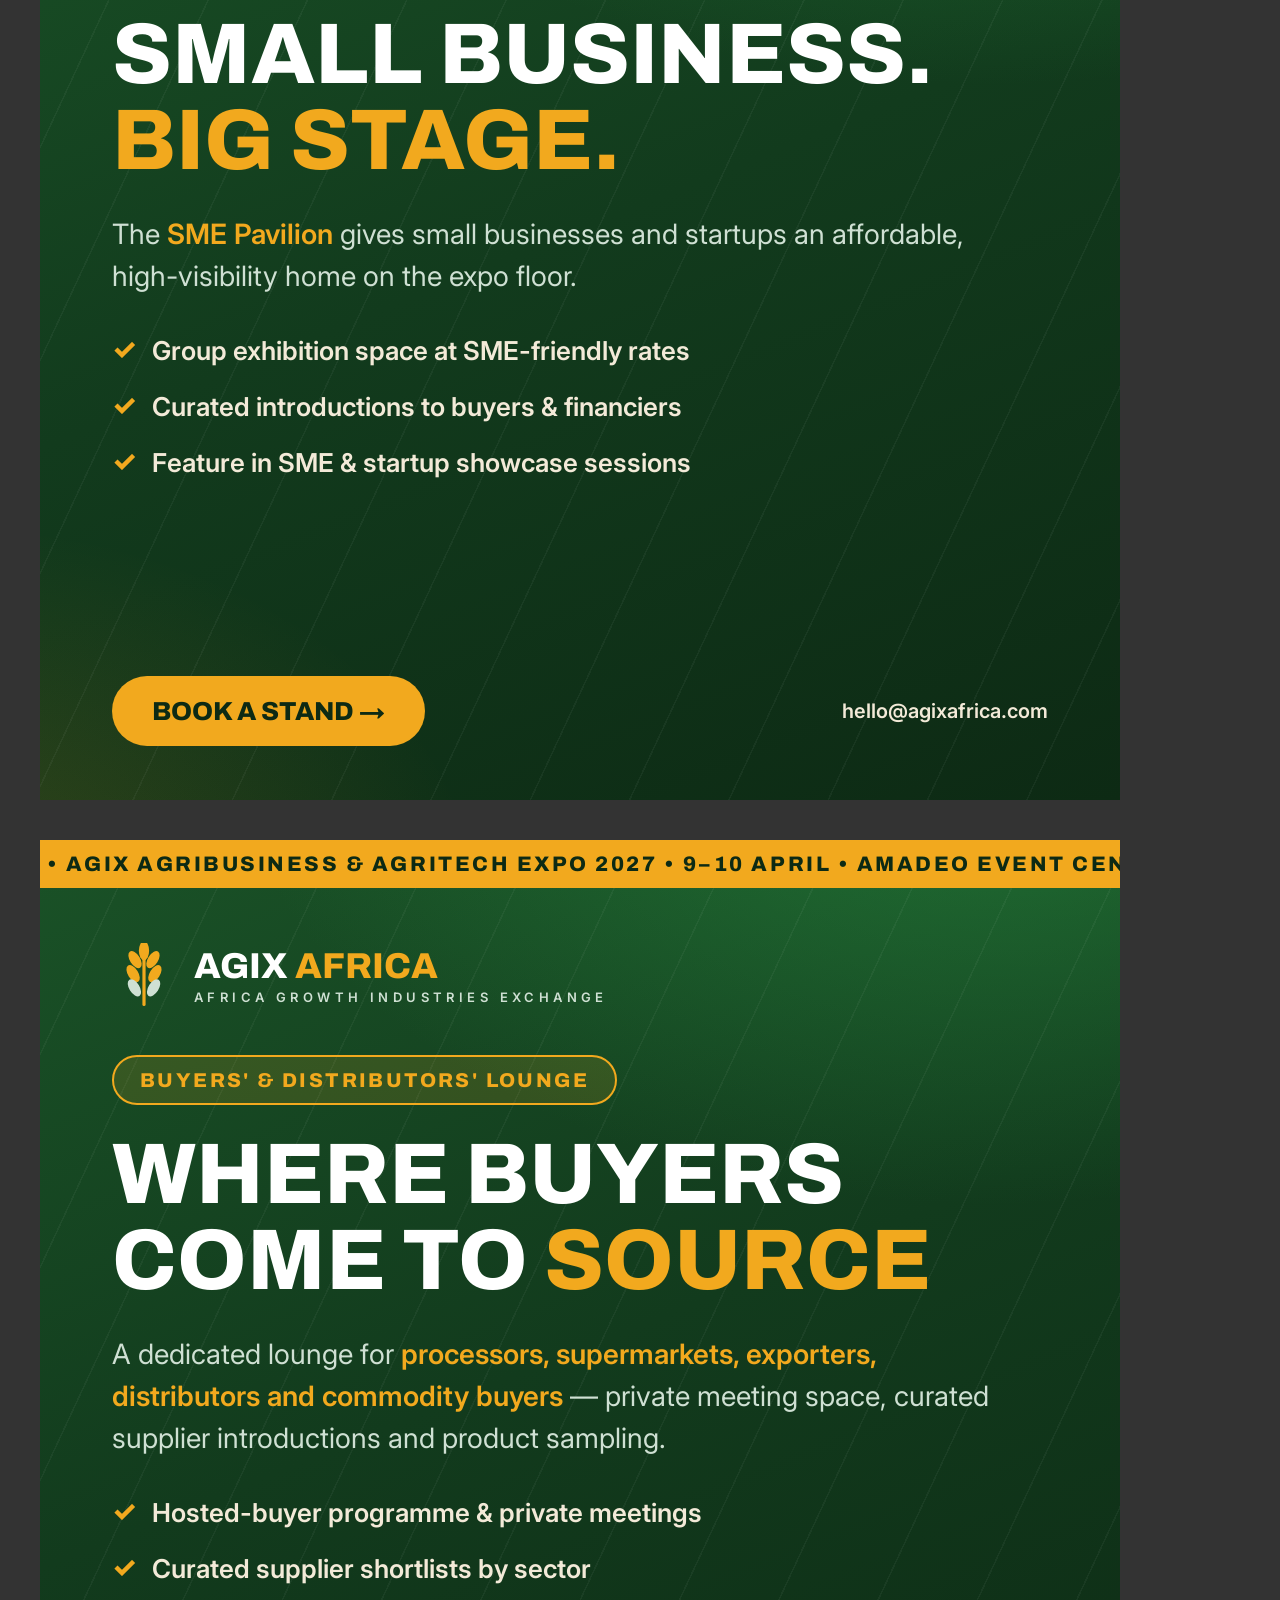
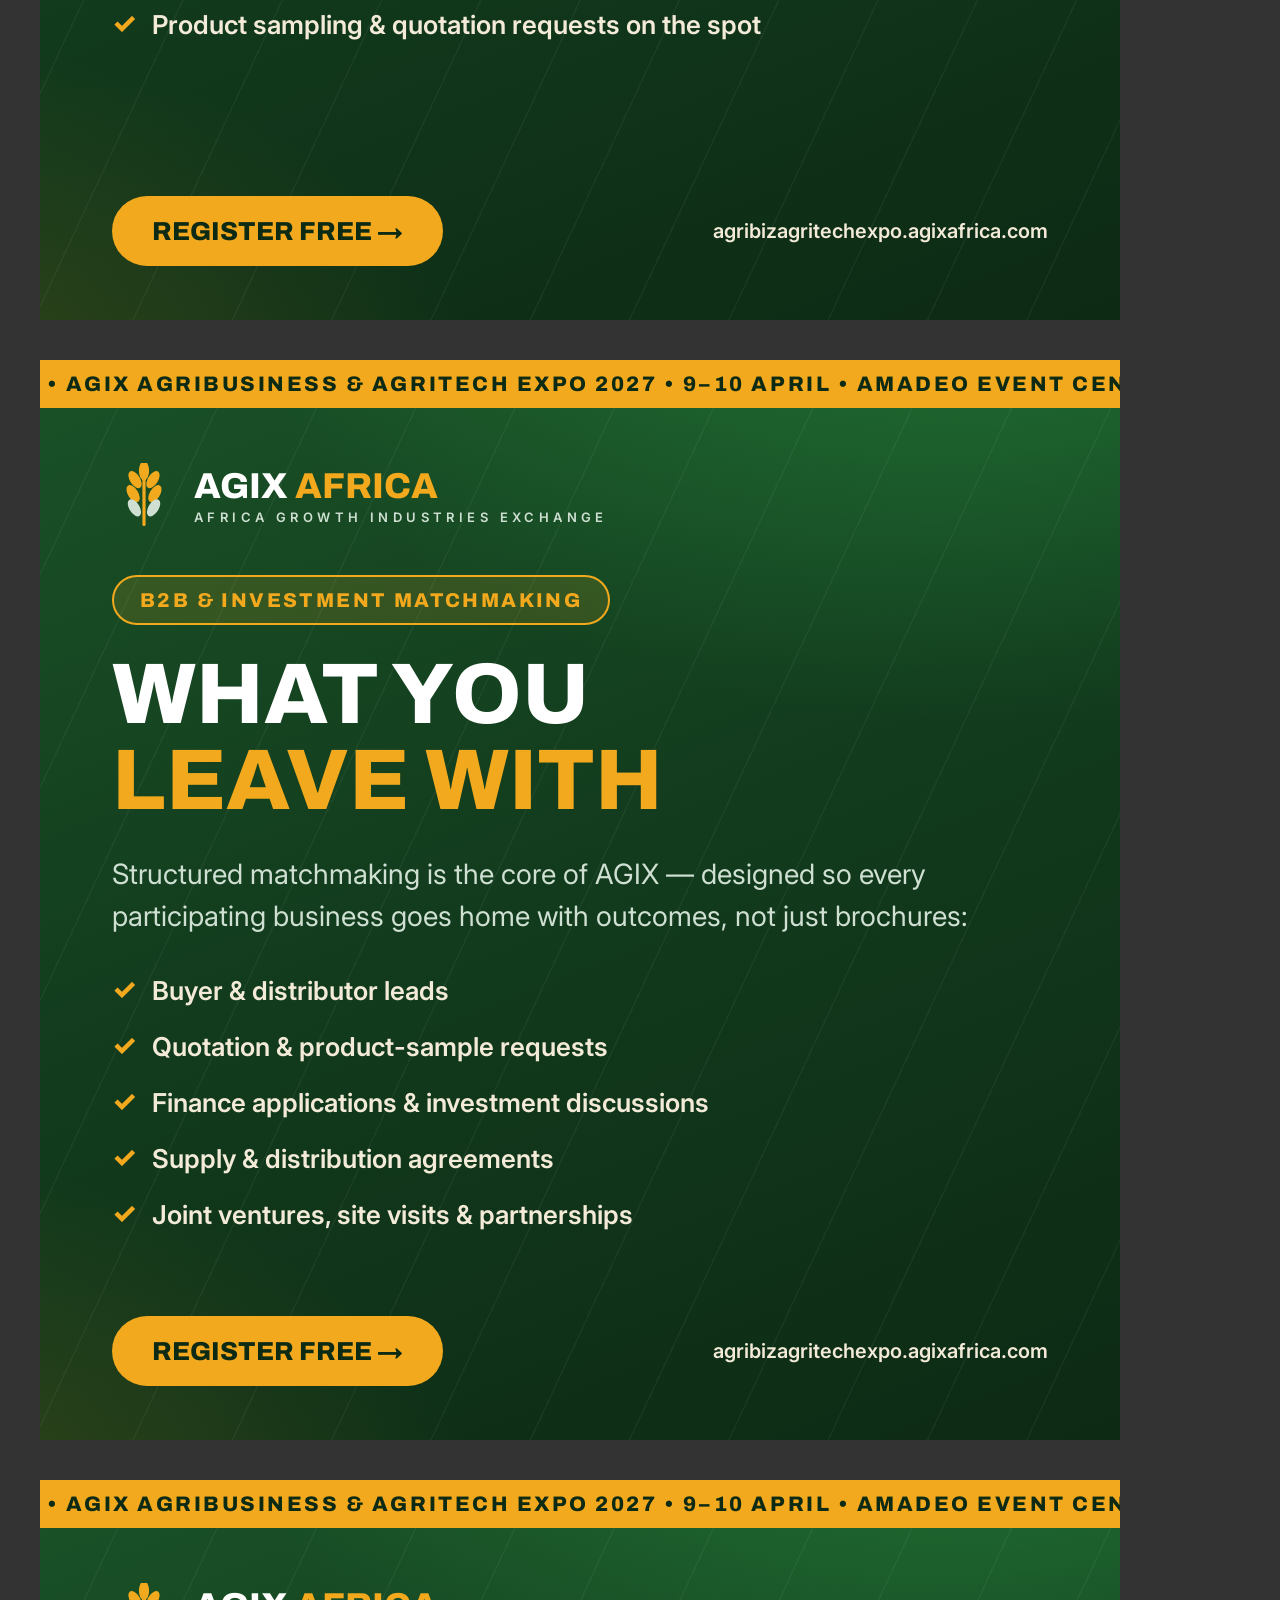
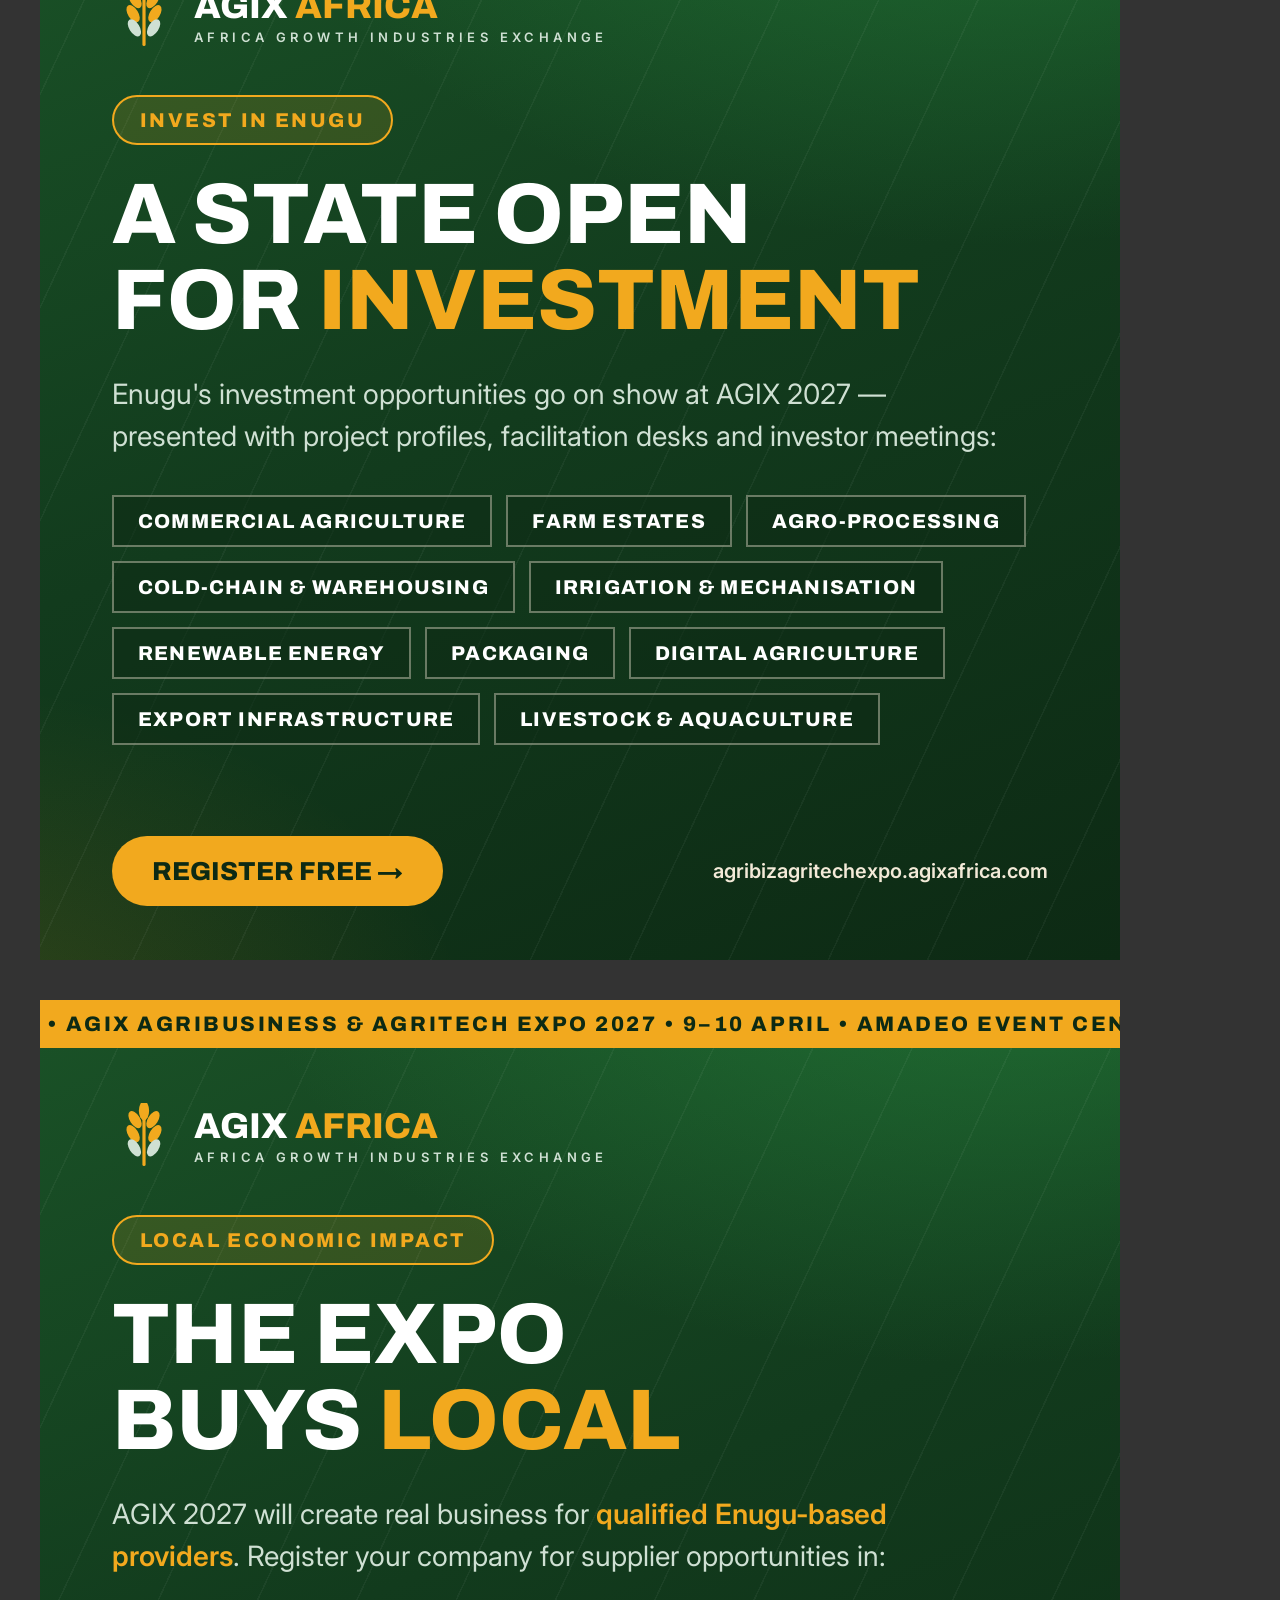
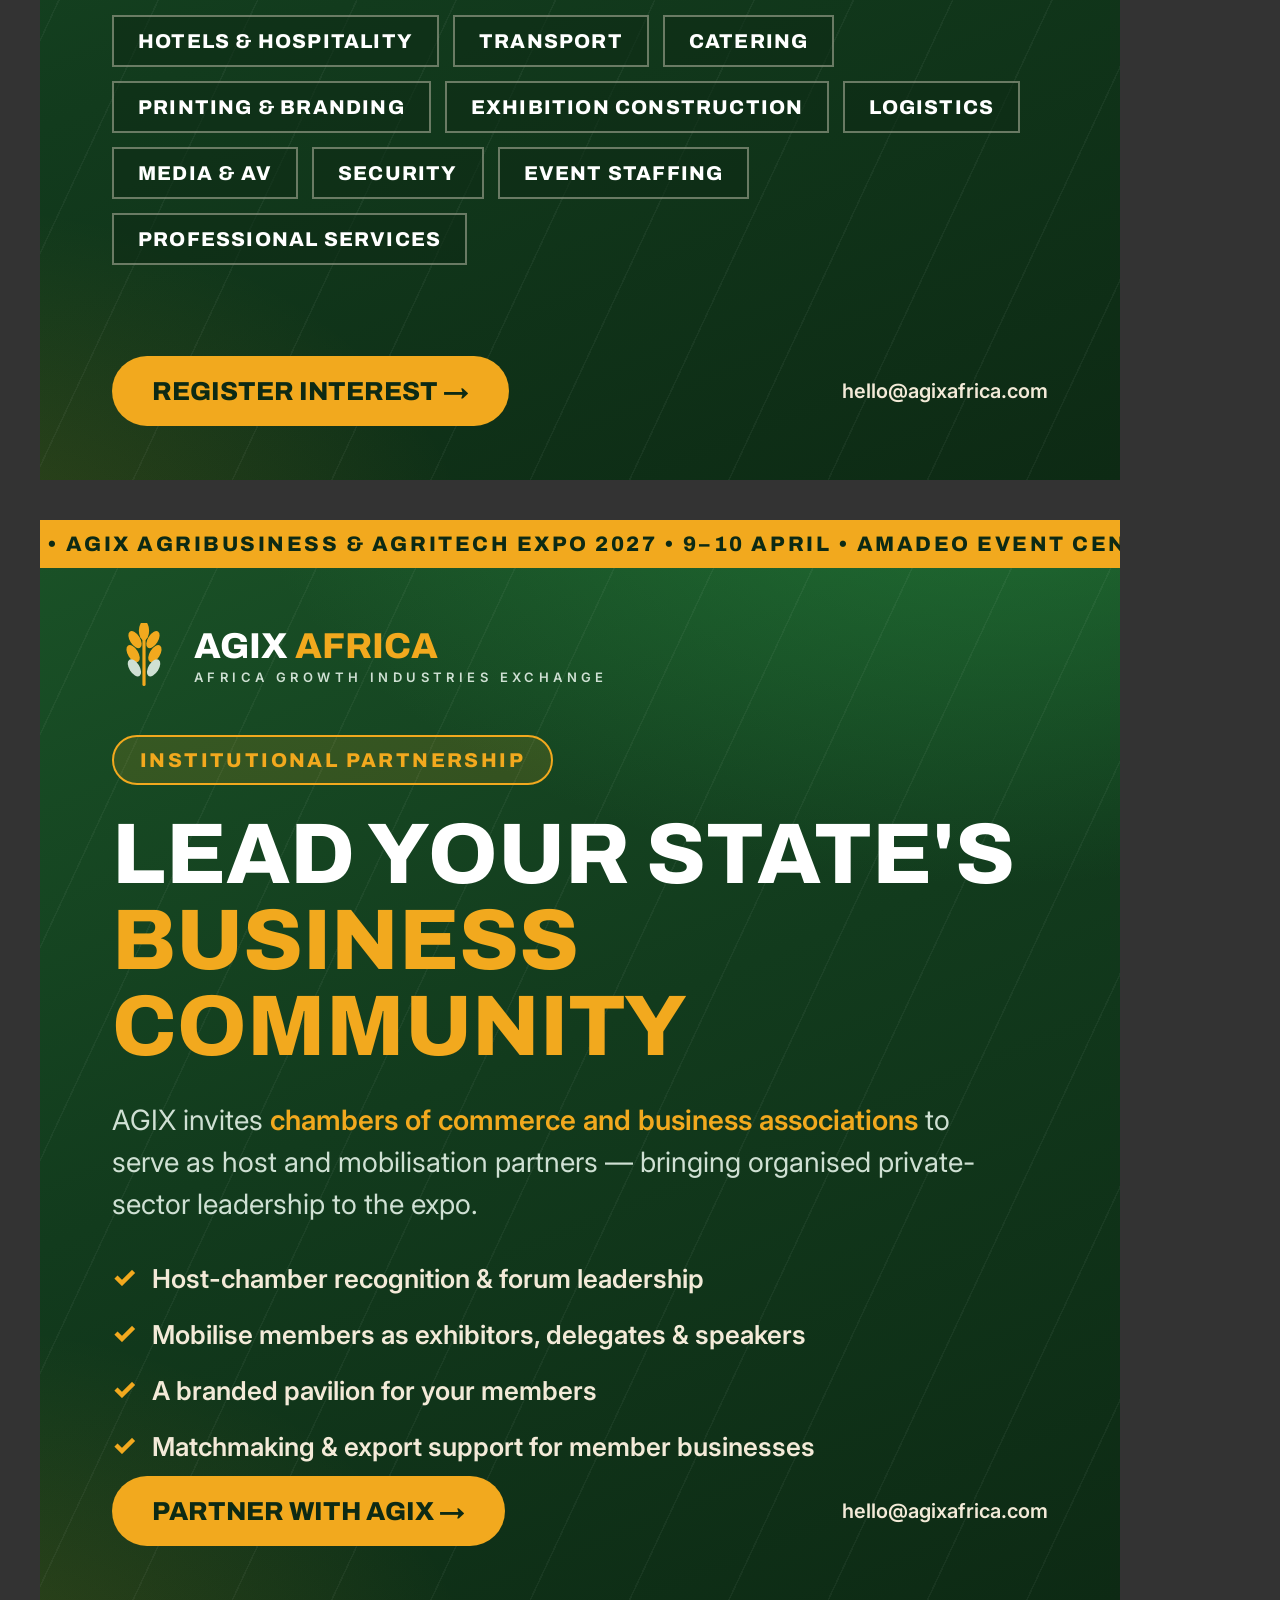
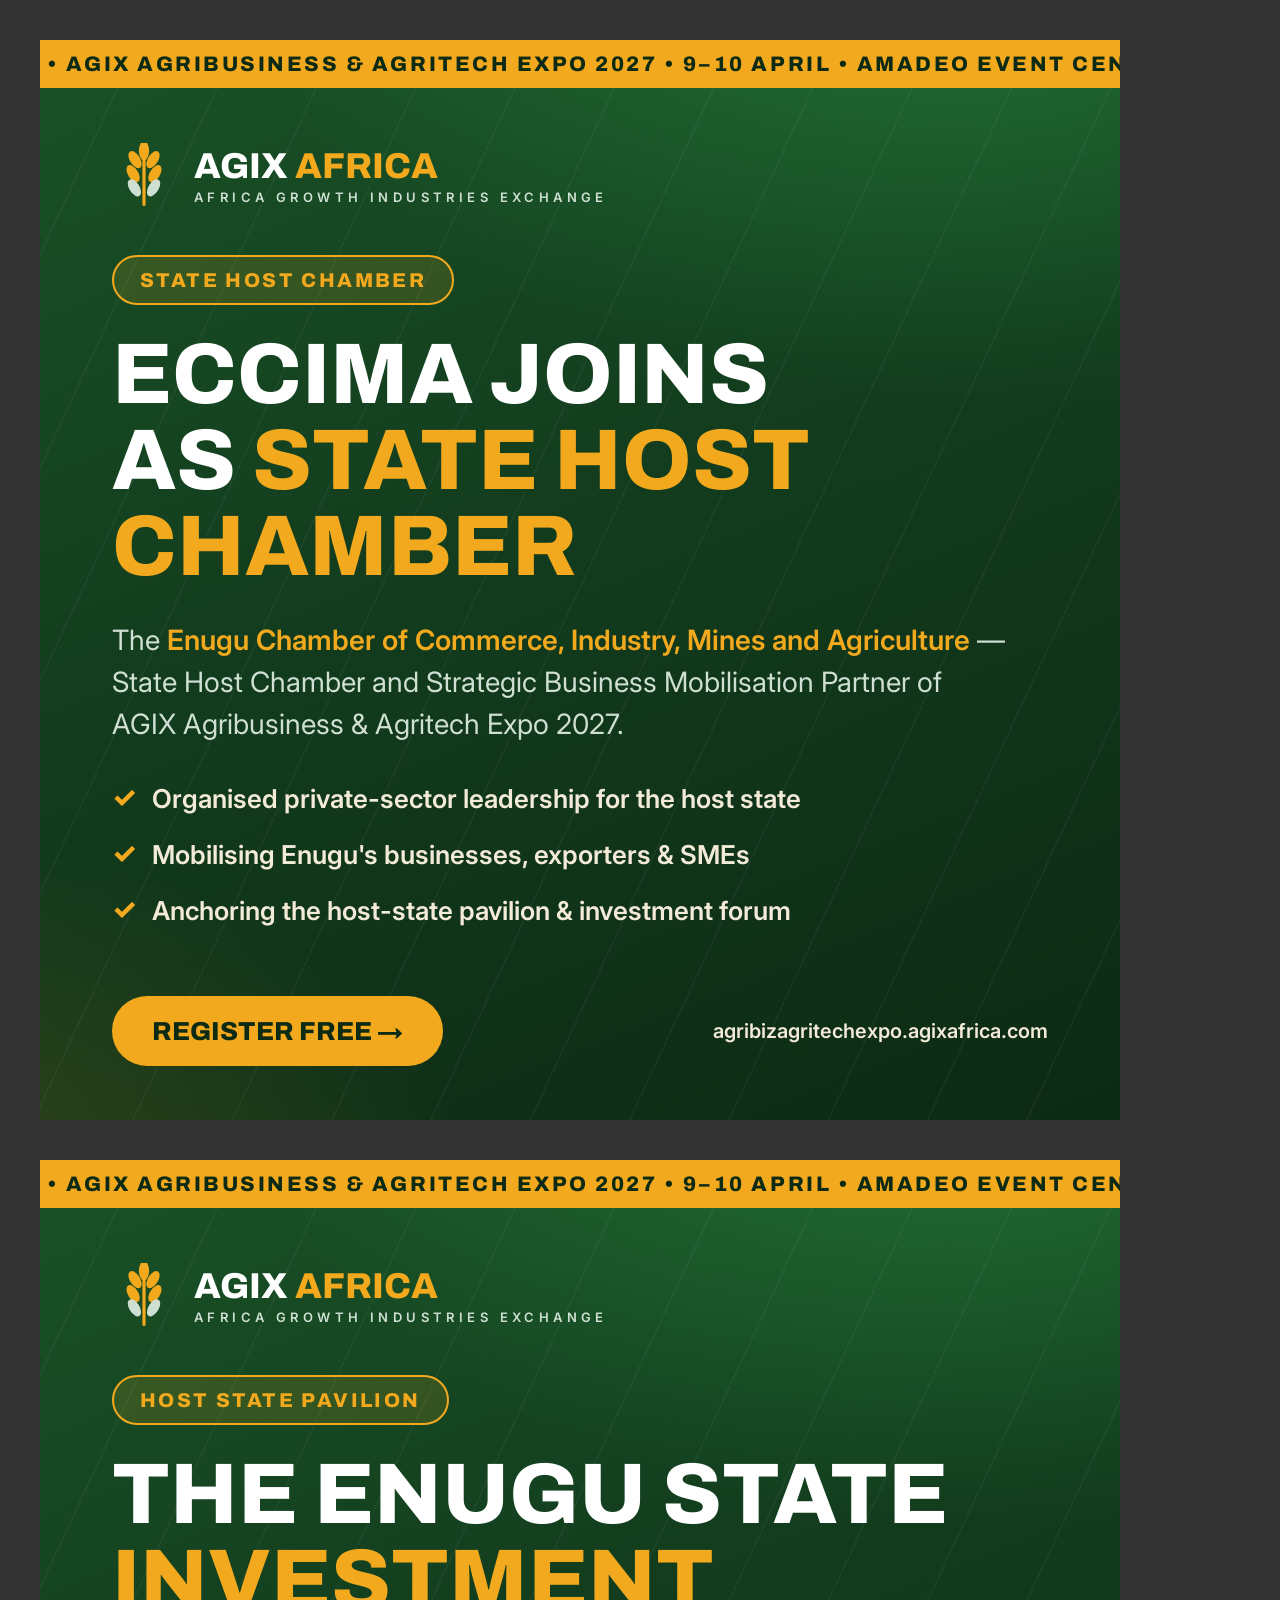
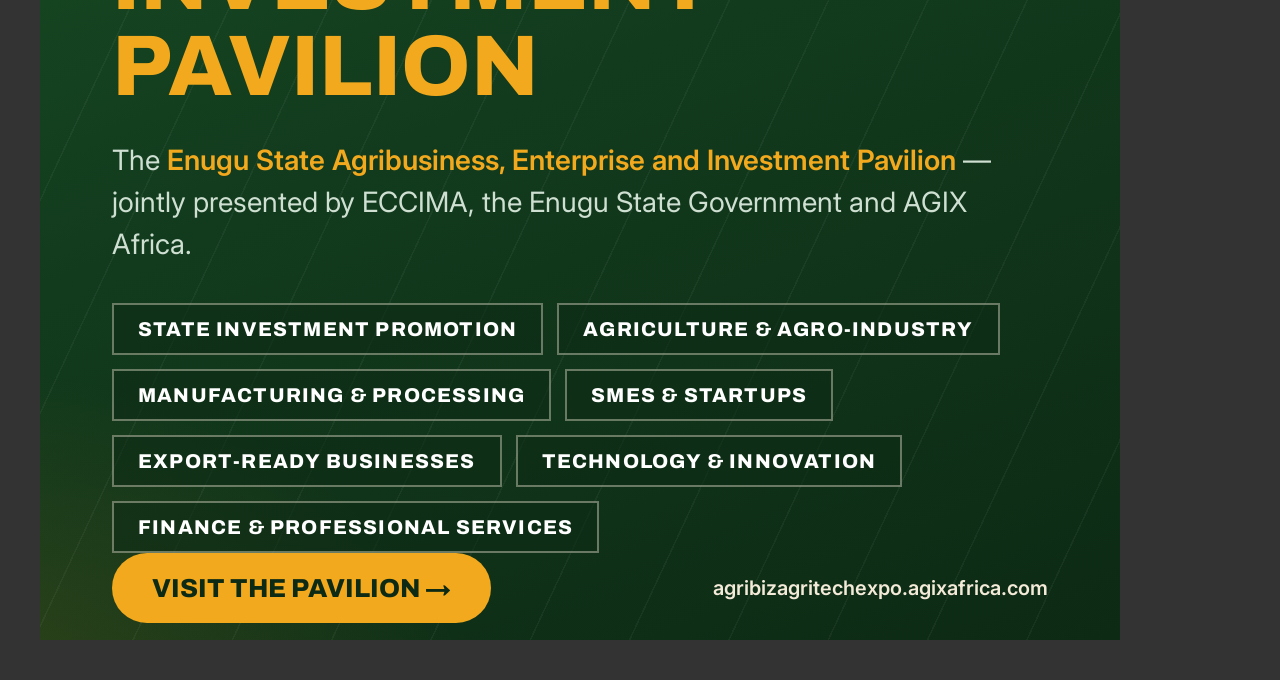
<file: marketing/source/artboards-programmes.html>
<!DOCTYPE html><html lang="en"><head><meta charset="UTF-8"/><link href="https://fonts.googleapis.com/css2?family=Archivo:wght@600;800&family=Inter:wght@400;600&display=swap" rel="stylesheet" /><style>
  :root { --g900:#0d2a14; --g800:#123b1d; --g700:#1a5227; --g600:#2c9a46; --amber:#f2a91e; --cream:#f3ead8; --mist:#cfe0d3; }
  * { box-sizing:border-box; margin:0; padding:0; }
  body { background:#333; display:flex; flex-direction:column; gap:40px; padding:40px; font-family:"Inter",sans-serif; }
  .board { position:relative; overflow:hidden; color:#fff; flex:none; width:1080px; height:1080px;
    background:
      radial-gradient(1400px 900px at 88% -12%, rgba(44,154,70,0.55) 0%, transparent 55%),
      radial-gradient(1000px 700px at -10% 110%, rgba(242,169,30,0.16) 0%, transparent 55%),
      linear-gradient(158deg, var(--g700) 0%, var(--g800) 48%, var(--g900) 100%); }
  .board::before { content:""; position:absolute; inset:0;
    background:repeating-linear-gradient(115deg, rgba(255,255,255,0.045) 0px, rgba(255,255,255,0.045) 1.5px, transparent 1.5px, transparent 90px); pointer-events:none; }
  .ribbon { position:absolute; left:0; right:0; top:0; background:var(--amber); color:var(--g900);
    font-family:"Archivo"; font-weight:800; text-transform:uppercase; white-space:nowrap; overflow:hidden; z-index:3;
    font-size:21px; padding:13px 0; letter-spacing:0.12em; }
  .inner { position:absolute; inset:47px 0 0 0; padding:56px 72px 54px; display:flex; flex-direction:column; }
  .lockup { display:flex; align-items:center; gap:18px; }
  .lockup .name { font-family:"Archivo"; font-weight:800; font-size:36px; }
  .lockup .name span { color:var(--amber); }
  .lockup .sub { font-weight:600; font-size:13px; margin-top:3px; letter-spacing:0.34em; text-transform:uppercase; color:var(--mist); }
  .flag { display:inline-flex; align-items:center; margin-top:48px; width:fit-content;
    background:rgba(242,169,30,0.14); border:2px solid var(--amber); border-radius:999px; padding:12px 26px;
    font-family:"Archivo"; font-weight:800; font-size:20px; letter-spacing:0.12em; text-transform:uppercase; color:var(--amber); }
  .headline { font-family:"Archivo"; font-weight:800; text-transform:uppercase; line-height:1.0; margin-top:26px; font-size:86px; }
  .headline .amber { color:var(--amber); }
  .kicker { font-weight:400; color:var(--mist); font-size:28px; line-height:1.5; margin-top:30px; max-width:900px; }
  .kicker b { color:var(--amber); font-weight:600; }
  .list { display:grid; grid-template-columns:1fr; gap:21px; margin-top:36px; }
  .item { display:flex; align-items:flex-start; gap:16px; font-weight:600; font-size:26px; color:var(--cream); line-height:1.35; }
  .item::before { content:"✓"; color:var(--amber); font-weight:800; font-size:28px; flex:none; line-height:1.2; }
  .chips { display:flex; flex-wrap:wrap; gap:14px; margin-top:38px; max-width:940px; }
  .chipbox { border:2px solid rgba(243,234,216,0.4); background:rgba(13,42,20,0.55);
    font-family:"Archivo"; font-weight:800; font-size:20px; letter-spacing:0.06em; padding:13px 24px; text-transform:uppercase; }
  .footline { margin-top:auto; display:flex; align-items:center; justify-content:space-between; }
  .cta { background:var(--amber); color:var(--g900); font-family:"Archivo"; font-weight:800; text-transform:uppercase;
    border-radius:999px; font-size:26px; padding:21px 40px; }
  .url { font-weight:600; color:var(--cream); font-size:20px; }
</style></head><body><svg width="0" height="0" style="position:absolute"><defs><g id="wheat">
<line x1="50" y1="10" x2="50" y2="96" stroke="#f2a91e" stroke-width="5" stroke-linecap="round"/>
<ellipse cx="36" cy="26" rx="8" ry="15" fill="#f2a91e" transform="rotate(-32 36 26)"/>
<ellipse cx="64" cy="26" rx="8" ry="15" fill="#f2a91e" transform="rotate(32 64 26)"/>
<ellipse cx="33" cy="48" rx="8" ry="15" fill="#f2a91e" transform="rotate(-32 33 48)"/>
<ellipse cx="67" cy="48" rx="8" ry="15" fill="#f2a91e" transform="rotate(32 67 48)"/>
<ellipse cx="35" cy="70" rx="8" ry="15" fill="#cfe0d3" transform="rotate(-32 35 70)"/>
<ellipse cx="65" cy="70" rx="8" ry="15" fill="#cfe0d3" transform="rotate(32 65 70)"/>
<ellipse cx="50" cy="12" rx="8" ry="15" fill="#f2a91e"/></g></defs></svg>
<div class="board" id="women">
  <div class="ribbon">&nbsp;• AGIX AGRIBUSINESS &amp; AGRITECH EXPO 2027 • 9–10 APRIL • AMADEO EVENT CENTRE, ENUGU • LEAD PARTNER: FEDERAL MINISTRY OF AGRICULTURE AND FOOD SECURITY • AGIX EXPO 2027 • 9–10 APRIL</div>
  <div class="inner">
    <div class="lockup"><svg width="64" height="64" viewBox="0 0 100 100"><use href="#wheat"/></svg>
      <div><div class="name">AGIX <span>AFRICA</span></div><div class="sub">Africa Growth Industries Exchange</div></div></div>
    <div class="flag">Expo Programme</div>
    <div class="headline">Women in<br/><span class="amber">Agribusiness</span></div>
    <div class="kicker">A dedicated programme for <b>women entrepreneurs and women-led agribusinesses</b> — visibility, finance and networks to grow across Africa's agrifood value chains.</div>
    <div class="list"><div class="item">Dedicated programme sessions &amp; showcase visibility</div><div class="item">Meet financiers backing women-led enterprises</div><div class="item">Buyer introductions &amp; mentorship networks</div></div>
    
    <div class="footline"><div class="cta">Register Free →</div><div class="url">agribizagritechexpo.agixafrica.com</div></div>
  </div>
</div>

<div class="board" id="youth">
  <div class="ribbon">&nbsp;• AGIX AGRIBUSINESS &amp; AGRITECH EXPO 2027 • 9–10 APRIL • AMADEO EVENT CENTRE, ENUGU • LEAD PARTNER: FEDERAL MINISTRY OF AGRICULTURE AND FOOD SECURITY • AGIX EXPO 2027 • 9–10 APRIL</div>
  <div class="inner">
    <div class="lockup"><svg width="64" height="64" viewBox="0 0 100 100"><use href="#wheat"/></svg>
      <div><div class="name">AGIX <span>AFRICA</span></div><div class="sub">Africa Growth Industries Exchange</div></div></div>
    <div class="flag">Expo Programme</div>
    <div class="headline">Youth<br/><span class="amber">Agripreneur</span></div>
    <div class="kicker">For <b>youth-led enterprises, startups and emerging agripreneurs</b> — because the future of African agriculture farms young.</div>
    <div class="list"><div class="item">Showcase your venture to investors &amp; corporates</div><div class="item">Training, mentorship &amp; enterprise support</div><div class="item">Connect with programmes backing young founders</div></div>
    
    <div class="footline"><div class="cta">Register Free →</div><div class="url">agribizagritechexpo.agixafrica.com</div></div>
  </div>
</div>

<div class="board" id="export">
  <div class="ribbon">&nbsp;• AGIX AGRIBUSINESS &amp; AGRITECH EXPO 2027 • 9–10 APRIL • AMADEO EVENT CENTRE, ENUGU • LEAD PARTNER: FEDERAL MINISTRY OF AGRICULTURE AND FOOD SECURITY • AGIX EXPO 2027 • 9–10 APRIL</div>
  <div class="inner">
    <div class="lockup"><svg width="64" height="64" viewBox="0 0 100 100"><use href="#wheat"/></svg>
      <div><div class="name">AGIX <span>AFRICA</span></div><div class="sub">Africa Growth Industries Exchange</div></div></div>
    <div class="flag">Export Readiness Centre</div>
    <div class="headline">Get<br/><span class="amber">Export-Ready</span></div>
    <div class="kicker">Hands-on support for <b>export-ready and export-potential businesses</b> at the Export Readiness Centre:</div>
    <div class="list"><div class="item">Packaging, labelling, standards &amp; certification</div><div class="item">Export documentation &amp; trade finance</div><div class="item">Buyer due diligence &amp; distributor engagement</div><div class="item">Product visibility &amp; post-Expo market support</div></div>
    
    <div class="footline"><div class="cta">Register Free →</div><div class="url">agribizagritechexpo.agixafrica.com</div></div>
  </div>
</div>

<div class="board" id="afcfta">
  <div class="ribbon">&nbsp;• AGIX AGRIBUSINESS &amp; AGRITECH EXPO 2027 • 9–10 APRIL • AMADEO EVENT CENTRE, ENUGU • LEAD PARTNER: FEDERAL MINISTRY OF AGRICULTURE AND FOOD SECURITY • AGIX EXPO 2027 • 9–10 APRIL</div>
  <div class="inner">
    <div class="lockup"><svg width="64" height="64" viewBox="0 0 100 100"><use href="#wheat"/></svg>
      <div><div class="name">AGIX <span>AFRICA</span></div><div class="sub">Africa Growth Industries Exchange</div></div></div>
    <div class="flag">Regional Trade</div>
    <div class="headline">One Continent.<br/>One <span class="amber">Market.</span></div>
    <div class="kicker">The <b>AfCFTA</b> opens a continental market to African agribusinesses. AGIX 2027 is where South-East businesses meet the buyers, partners and trade institutions to claim it.</div>
    <div class="list"><div class="item">AfCFTA opportunity sessions &amp; guidance</div><div class="item">Meet international trade &amp; business delegations</div><div class="item">Cross-border partnerships &amp; market access</div></div>
    
    <div class="footline"><div class="cta">Register Free →</div><div class="url">agribizagritechexpo.agixafrica.com</div></div>
  </div>
</div>

<div class="board" id="sme">
  <div class="ribbon">&nbsp;• AGIX AGRIBUSINESS &amp; AGRITECH EXPO 2027 • 9–10 APRIL • AMADEO EVENT CENTRE, ENUGU • LEAD PARTNER: FEDERAL MINISTRY OF AGRICULTURE AND FOOD SECURITY • AGIX EXPO 2027 • 9–10 APRIL</div>
  <div class="inner">
    <div class="lockup"><svg width="64" height="64" viewBox="0 0 100 100"><use href="#wheat"/></svg>
      <div><div class="name">AGIX <span>AFRICA</span></div><div class="sub">Africa Growth Industries Exchange</div></div></div>
    <div class="flag">SME Pavilion</div>
    <div class="headline">Small Business.<br/><span class="amber">Big Stage.</span></div>
    <div class="kicker">The <b>SME Pavilion</b> gives small businesses and startups an affordable, high-visibility home on the expo floor.</div>
    <div class="list"><div class="item">Group exhibition space at SME-friendly rates</div><div class="item">Curated introductions to buyers &amp; financiers</div><div class="item">Feature in SME &amp; startup showcase sessions</div></div>
    
    <div class="footline"><div class="cta">Book a Stand →</div><div class="url">hello@agixafrica.com</div></div>
  </div>
</div>

<div class="board" id="buyers-lounge">
  <div class="ribbon">&nbsp;• AGIX AGRIBUSINESS &amp; AGRITECH EXPO 2027 • 9–10 APRIL • AMADEO EVENT CENTRE, ENUGU • LEAD PARTNER: FEDERAL MINISTRY OF AGRICULTURE AND FOOD SECURITY • AGIX EXPO 2027 • 9–10 APRIL</div>
  <div class="inner">
    <div class="lockup"><svg width="64" height="64" viewBox="0 0 100 100"><use href="#wheat"/></svg>
      <div><div class="name">AGIX <span>AFRICA</span></div><div class="sub">Africa Growth Industries Exchange</div></div></div>
    <div class="flag">Buyers' &amp; Distributors' Lounge</div>
    <div class="headline">Where Buyers<br/>Come to <span class="amber">Source</span></div>
    <div class="kicker">A dedicated lounge for <b>processors, supermarkets, exporters, distributors and commodity buyers</b> — private meeting space, curated supplier introductions and product sampling.</div>
    <div class="list"><div class="item">Hosted-buyer programme &amp; private meetings</div><div class="item">Curated supplier shortlists by sector</div><div class="item">Product sampling &amp; quotation requests on the spot</div></div>
    
    <div class="footline"><div class="cta">Register Free →</div><div class="url">agribizagritechexpo.agixafrica.com</div></div>
  </div>
</div>

<div class="board" id="matchmaking">
  <div class="ribbon">&nbsp;• AGIX AGRIBUSINESS &amp; AGRITECH EXPO 2027 • 9–10 APRIL • AMADEO EVENT CENTRE, ENUGU • LEAD PARTNER: FEDERAL MINISTRY OF AGRICULTURE AND FOOD SECURITY • AGIX EXPO 2027 • 9–10 APRIL</div>
  <div class="inner">
    <div class="lockup"><svg width="64" height="64" viewBox="0 0 100 100"><use href="#wheat"/></svg>
      <div><div class="name">AGIX <span>AFRICA</span></div><div class="sub">Africa Growth Industries Exchange</div></div></div>
    <div class="flag">B2B &amp; Investment Matchmaking</div>
    <div class="headline">What You<br/><span class="amber">Leave With</span></div>
    <div class="kicker">Structured matchmaking is the core of AGIX — designed so every participating business goes home with outcomes, not just brochures:</div>
    <div class="list"><div class="item">Buyer &amp; distributor leads</div><div class="item">Quotation &amp; product-sample requests</div><div class="item">Finance applications &amp; investment discussions</div><div class="item">Supply &amp; distribution agreements</div><div class="item">Joint ventures, site visits &amp; partnerships</div></div>
    
    <div class="footline"><div class="cta">Register Free →</div><div class="url">agribizagritechexpo.agixafrica.com</div></div>
  </div>
</div>

<div class="board" id="invest-enugu">
  <div class="ribbon">&nbsp;• AGIX AGRIBUSINESS &amp; AGRITECH EXPO 2027 • 9–10 APRIL • AMADEO EVENT CENTRE, ENUGU • LEAD PARTNER: FEDERAL MINISTRY OF AGRICULTURE AND FOOD SECURITY • AGIX EXPO 2027 • 9–10 APRIL</div>
  <div class="inner">
    <div class="lockup"><svg width="64" height="64" viewBox="0 0 100 100"><use href="#wheat"/></svg>
      <div><div class="name">AGIX <span>AFRICA</span></div><div class="sub">Africa Growth Industries Exchange</div></div></div>
    <div class="flag">Invest in Enugu</div>
    <div class="headline">A State Open<br/>for <span class="amber">Investment</span></div>
    <div class="kicker">Enugu's investment opportunities go on show at AGIX 2027 — presented with project profiles, facilitation desks and investor meetings:</div>
    
    <div class="chips"><div class="chipbox">Commercial Agriculture</div><div class="chipbox">Farm Estates</div><div class="chipbox">Agro-Processing</div><div class="chipbox">Cold-Chain &amp; Warehousing</div><div class="chipbox">Irrigation &amp; Mechanisation</div><div class="chipbox">Renewable Energy</div><div class="chipbox">Packaging</div><div class="chipbox">Digital Agriculture</div><div class="chipbox">Export Infrastructure</div><div class="chipbox">Livestock &amp; Aquaculture</div></div>
    <div class="footline"><div class="cta">Register Free →</div><div class="url">agribizagritechexpo.agixafrica.com</div></div>
  </div>
</div>

<div class="board" id="buy-local">
  <div class="ribbon">&nbsp;• AGIX AGRIBUSINESS &amp; AGRITECH EXPO 2027 • 9–10 APRIL • AMADEO EVENT CENTRE, ENUGU • LEAD PARTNER: FEDERAL MINISTRY OF AGRICULTURE AND FOOD SECURITY • AGIX EXPO 2027 • 9–10 APRIL</div>
  <div class="inner">
    <div class="lockup"><svg width="64" height="64" viewBox="0 0 100 100"><use href="#wheat"/></svg>
      <div><div class="name">AGIX <span>AFRICA</span></div><div class="sub">Africa Growth Industries Exchange</div></div></div>
    <div class="flag">Local Economic Impact</div>
    <div class="headline">The Expo<br/>Buys <span class="amber">Local</span></div>
    <div class="kicker">AGIX 2027 will create real business for <b>qualified Enugu-based providers</b>. Register your company for supplier opportunities in:</div>
    
    <div class="chips"><div class="chipbox">Hotels &amp; Hospitality</div><div class="chipbox">Transport</div><div class="chipbox">Catering</div><div class="chipbox">Printing &amp; Branding</div><div class="chipbox">Exhibition Construction</div><div class="chipbox">Logistics</div><div class="chipbox">Media &amp; AV</div><div class="chipbox">Security</div><div class="chipbox">Event Staffing</div><div class="chipbox">Professional Services</div></div>
    <div class="footline"><div class="cta">Register Interest →</div><div class="url">hello@agixafrica.com</div></div>
  </div>
</div>

<div class="board" id="host-chamber">
  <div class="ribbon">&nbsp;• AGIX AGRIBUSINESS &amp; AGRITECH EXPO 2027 • 9–10 APRIL • AMADEO EVENT CENTRE, ENUGU • LEAD PARTNER: FEDERAL MINISTRY OF AGRICULTURE AND FOOD SECURITY • AGIX EXPO 2027 • 9–10 APRIL</div>
  <div class="inner">
    <div class="lockup"><svg width="64" height="64" viewBox="0 0 100 100"><use href="#wheat"/></svg>
      <div><div class="name">AGIX <span>AFRICA</span></div><div class="sub">Africa Growth Industries Exchange</div></div></div>
    <div class="flag">Institutional Partnership</div>
    <div class="headline">Lead Your State's<br/><span class="amber">Business Community</span></div>
    <div class="kicker">AGIX invites <b>chambers of commerce and business associations</b> to serve as host and mobilisation partners — bringing organised private-sector leadership to the expo.</div>
    <div class="list"><div class="item">Host-chamber recognition &amp; forum leadership</div><div class="item">Mobilise members as exhibitors, delegates &amp; speakers</div><div class="item">A branded pavilion for your members</div><div class="item">Matchmaking &amp; export support for member businesses</div></div>
    
    <div class="footline"><div class="cta">Partner With AGIX →</div><div class="url">hello@agixafrica.com</div></div>
  </div>
</div>

<div class="board" id="draft-eccima">
  <div class="ribbon">&nbsp;• AGIX AGRIBUSINESS &amp; AGRITECH EXPO 2027 • 9–10 APRIL • AMADEO EVENT CENTRE, ENUGU • LEAD PARTNER: FEDERAL MINISTRY OF AGRICULTURE AND FOOD SECURITY • AGIX EXPO 2027 • 9–10 APRIL</div>
  <div class="inner">
    <div class="lockup"><svg width="64" height="64" viewBox="0 0 100 100"><use href="#wheat"/></svg>
      <div><div class="name">AGIX <span>AFRICA</span></div><div class="sub">Africa Growth Industries Exchange</div></div></div>
    <div class="flag">State Host Chamber</div>
    <div class="headline">ECCIMA Joins<br/>as <span class="amber">State Host Chamber</span></div>
    <div class="kicker">The <b>Enugu Chamber of Commerce, Industry, Mines and Agriculture</b> — State Host Chamber and Strategic Business Mobilisation Partner of AGIX Agribusiness &amp; Agritech Expo 2027.</div>
    <div class="list"><div class="item">Organised private-sector leadership for the host state</div><div class="item">Mobilising Enugu's businesses, exporters &amp; SMEs</div><div class="item">Anchoring the host-state pavilion &amp; investment forum</div></div>
    
    <div class="footline"><div class="cta">Register Free →</div><div class="url">agribizagritechexpo.agixafrica.com</div></div>
  </div>
</div>

<div class="board" id="draft-enugu-pavilion">
  <div class="ribbon">&nbsp;• AGIX AGRIBUSINESS &amp; AGRITECH EXPO 2027 • 9–10 APRIL • AMADEO EVENT CENTRE, ENUGU • LEAD PARTNER: FEDERAL MINISTRY OF AGRICULTURE AND FOOD SECURITY • AGIX EXPO 2027 • 9–10 APRIL</div>
  <div class="inner">
    <div class="lockup"><svg width="64" height="64" viewBox="0 0 100 100"><use href="#wheat"/></svg>
      <div><div class="name">AGIX <span>AFRICA</span></div><div class="sub">Africa Growth Industries Exchange</div></div></div>
    <div class="flag">Host State Pavilion</div>
    <div class="headline">The Enugu State<br/><span class="amber">Investment Pavilion</span></div>
    <div class="kicker">The <b>Enugu State Agribusiness, Enterprise and Investment Pavilion</b> — jointly presented by ECCIMA, the Enugu State Government and AGIX Africa.</div>
    
    <div class="chips"><div class="chipbox">State Investment Promotion</div><div class="chipbox">Agriculture &amp; Agro-Industry</div><div class="chipbox">Manufacturing &amp; Processing</div><div class="chipbox">SMEs &amp; Startups</div><div class="chipbox">Export-Ready Businesses</div><div class="chipbox">Technology &amp; Innovation</div><div class="chipbox">Finance &amp; Professional Services</div></div>
    <div class="footline"><div class="cta">Visit the Pavilion →</div><div class="url">agribizagritechexpo.agixafrica.com</div></div>
  </div>
</div></body></html>
</file>
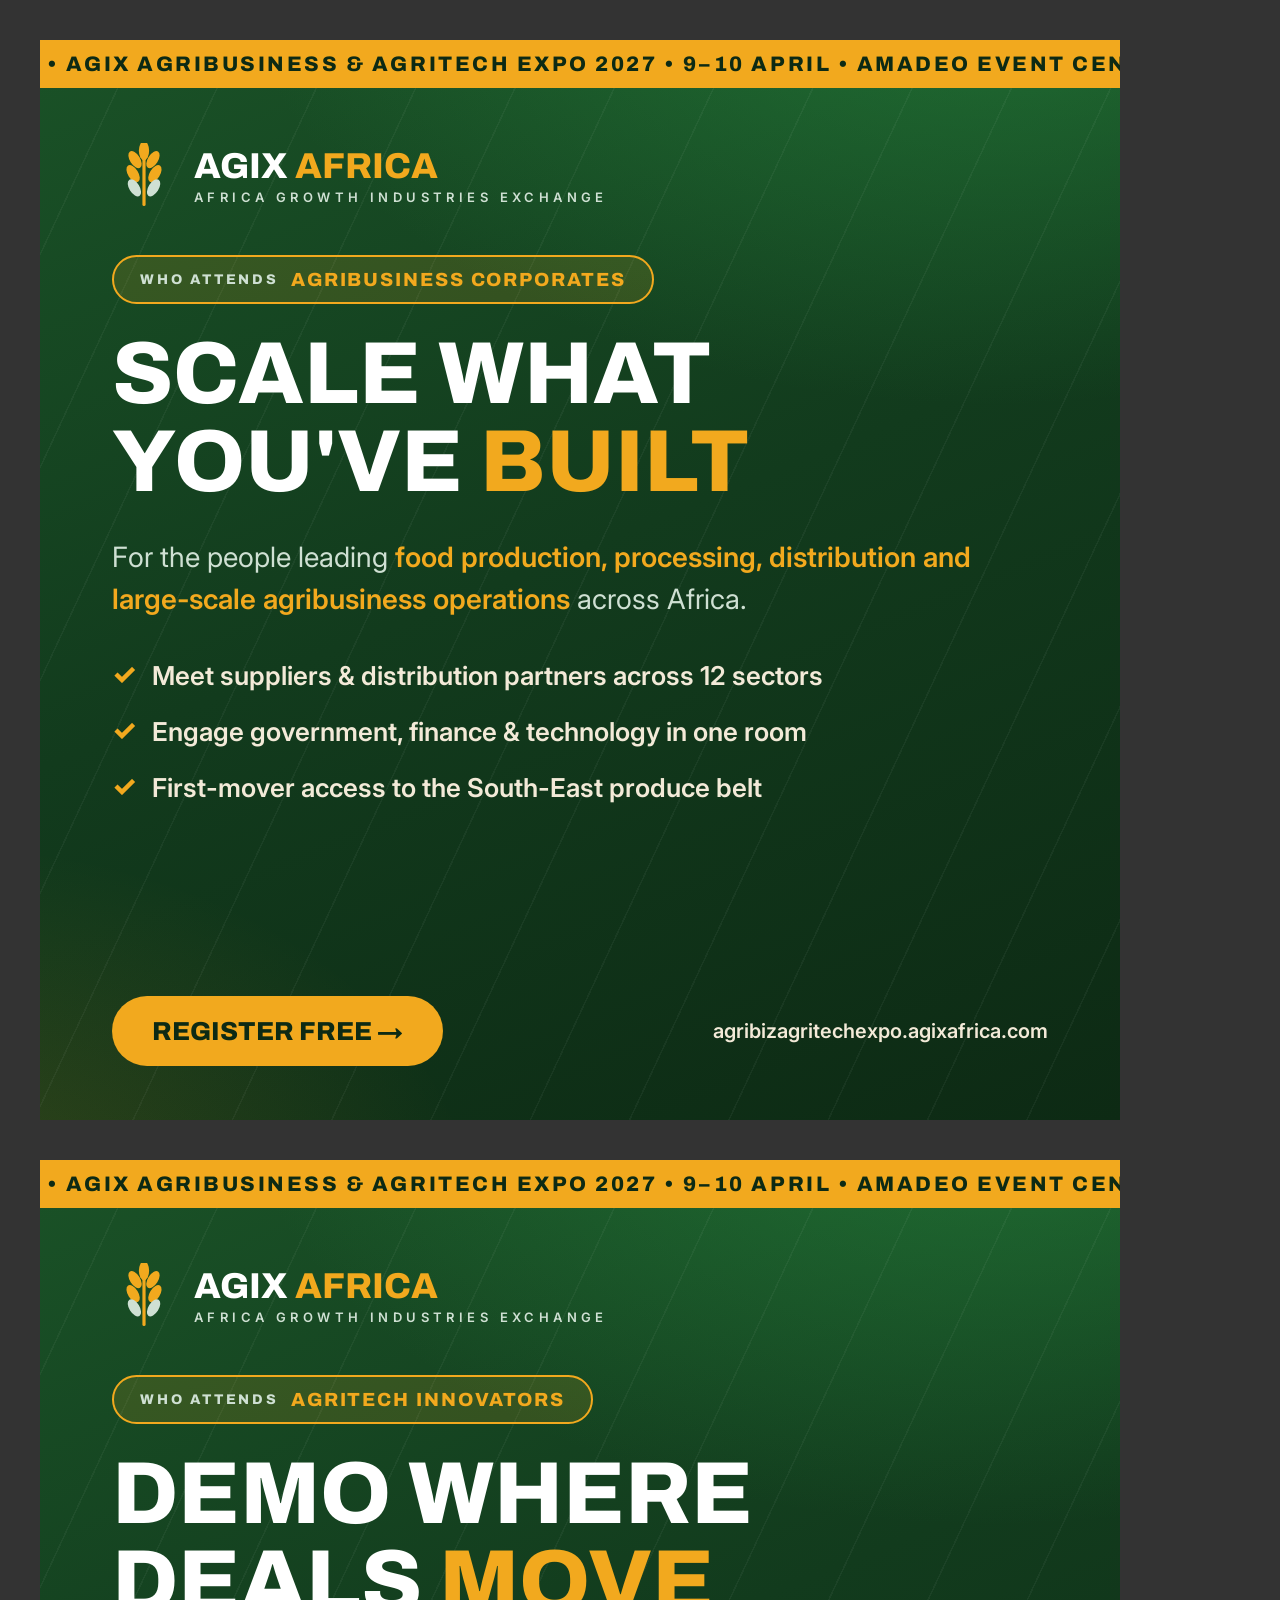
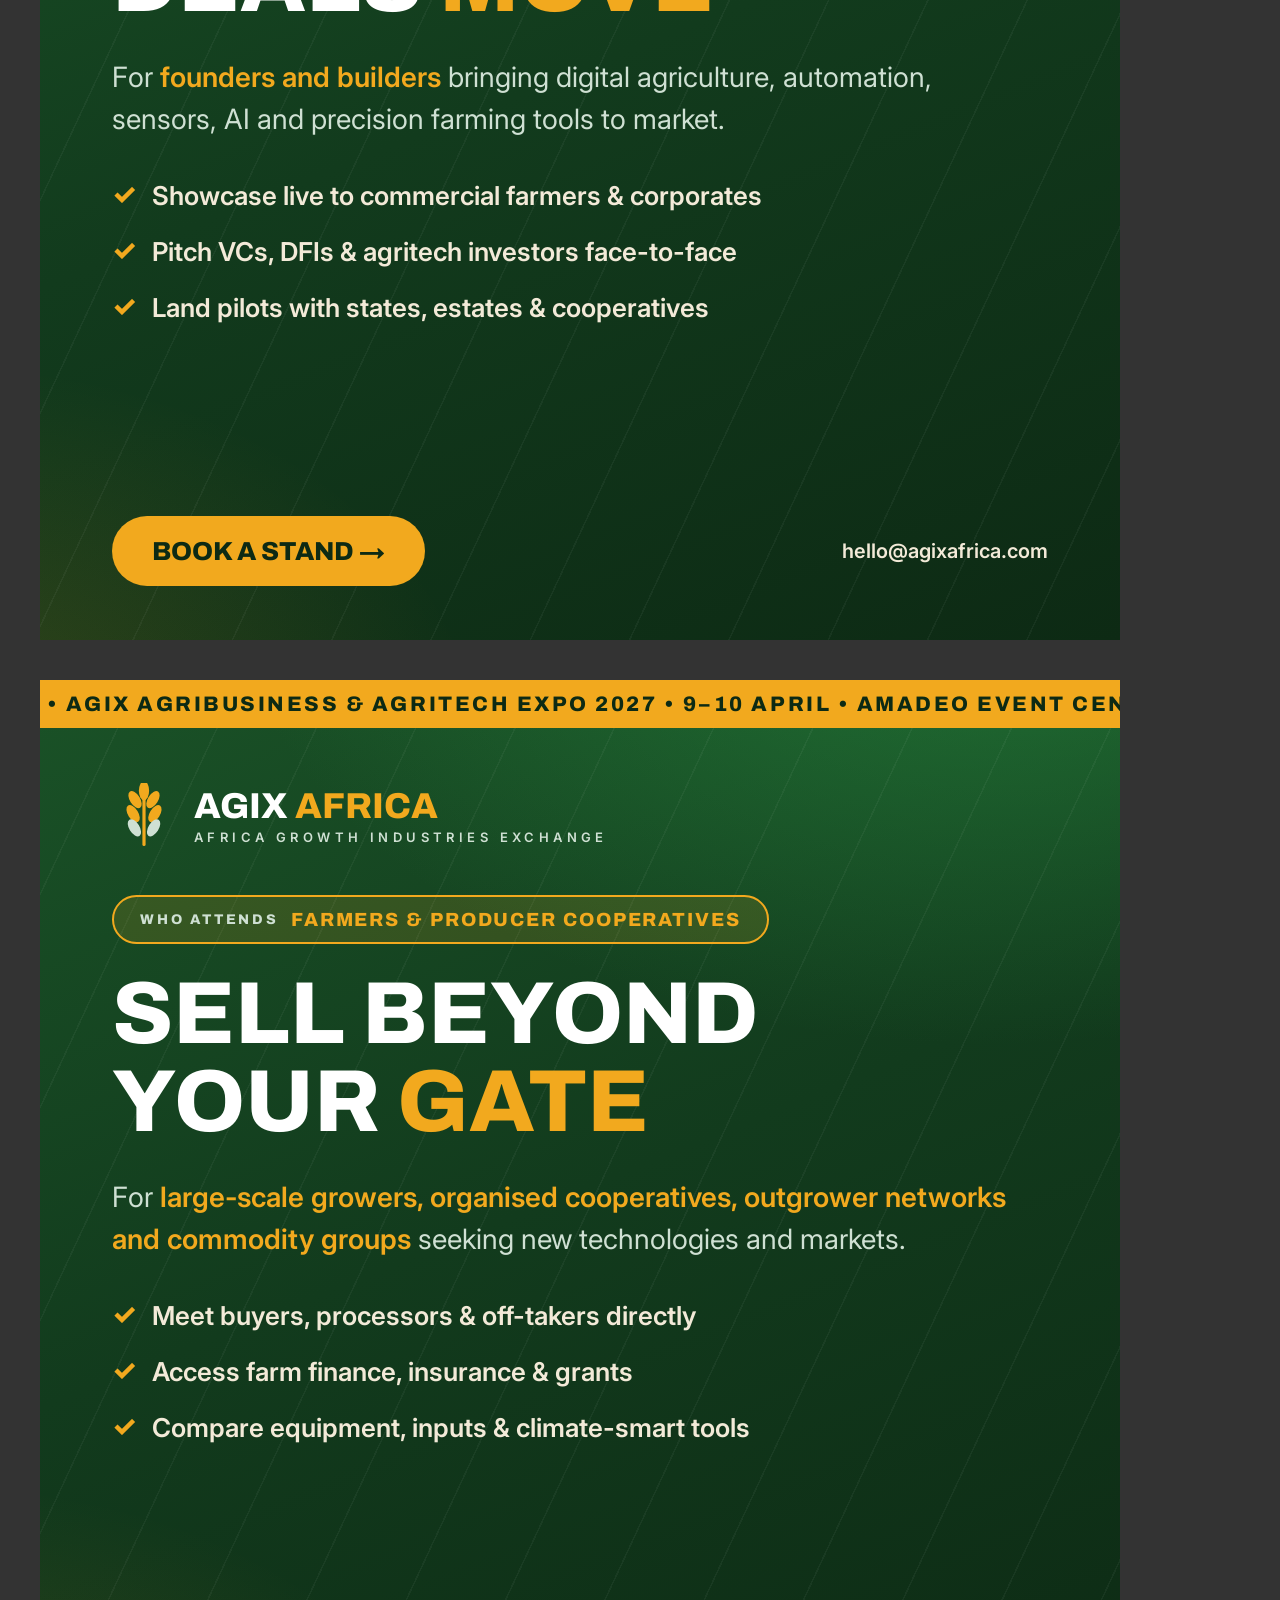
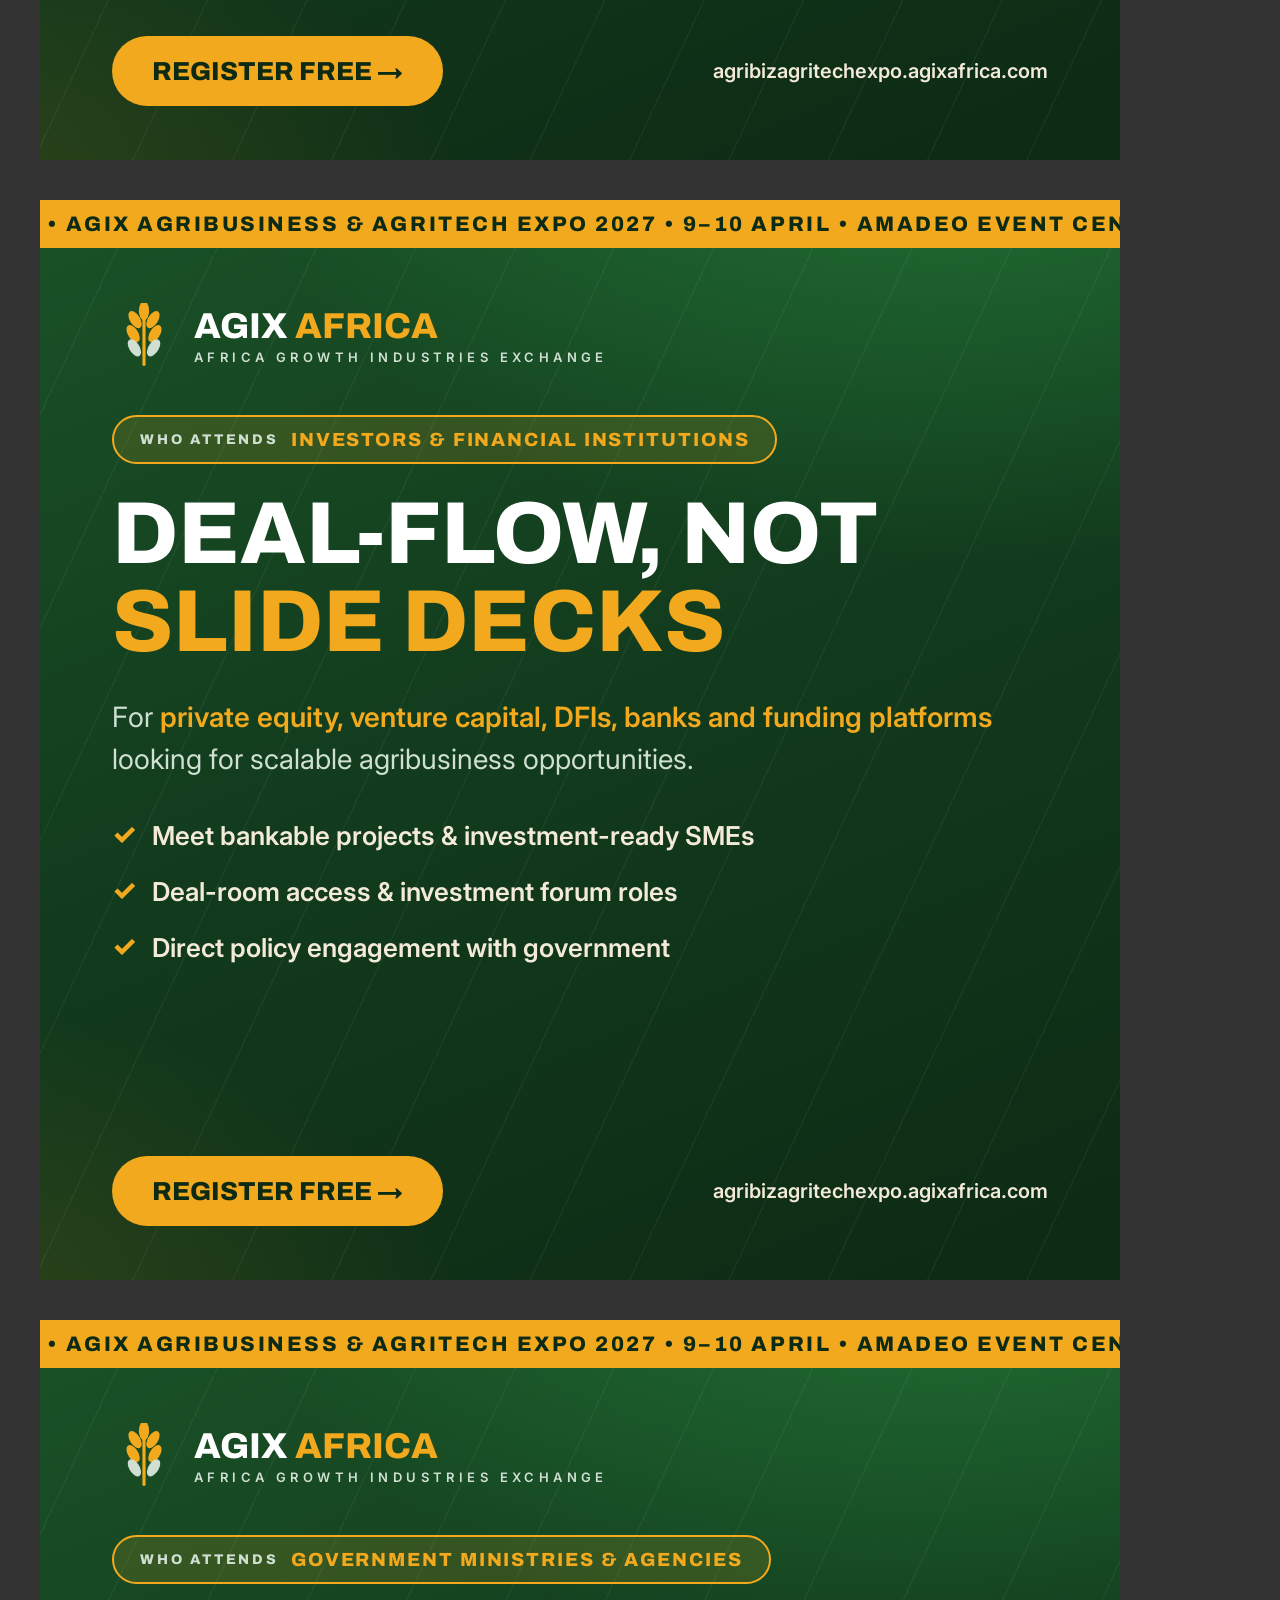
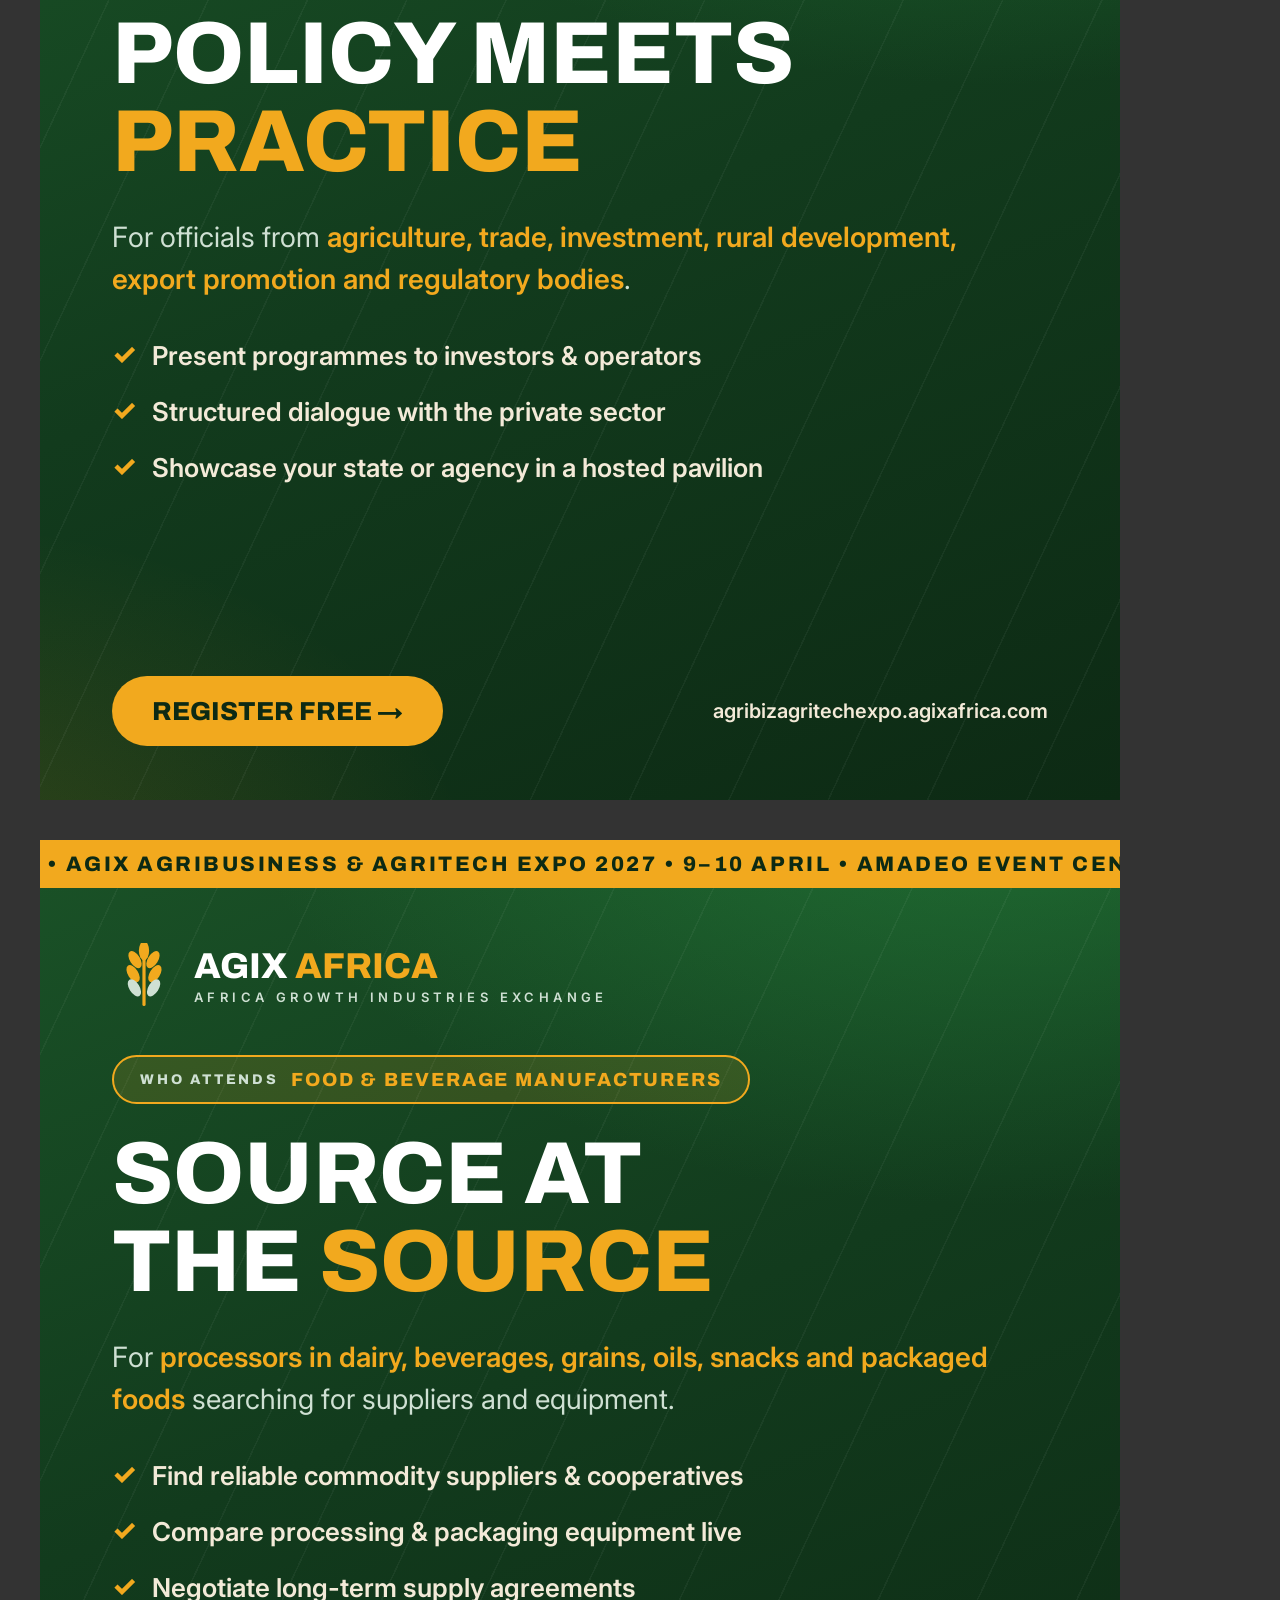
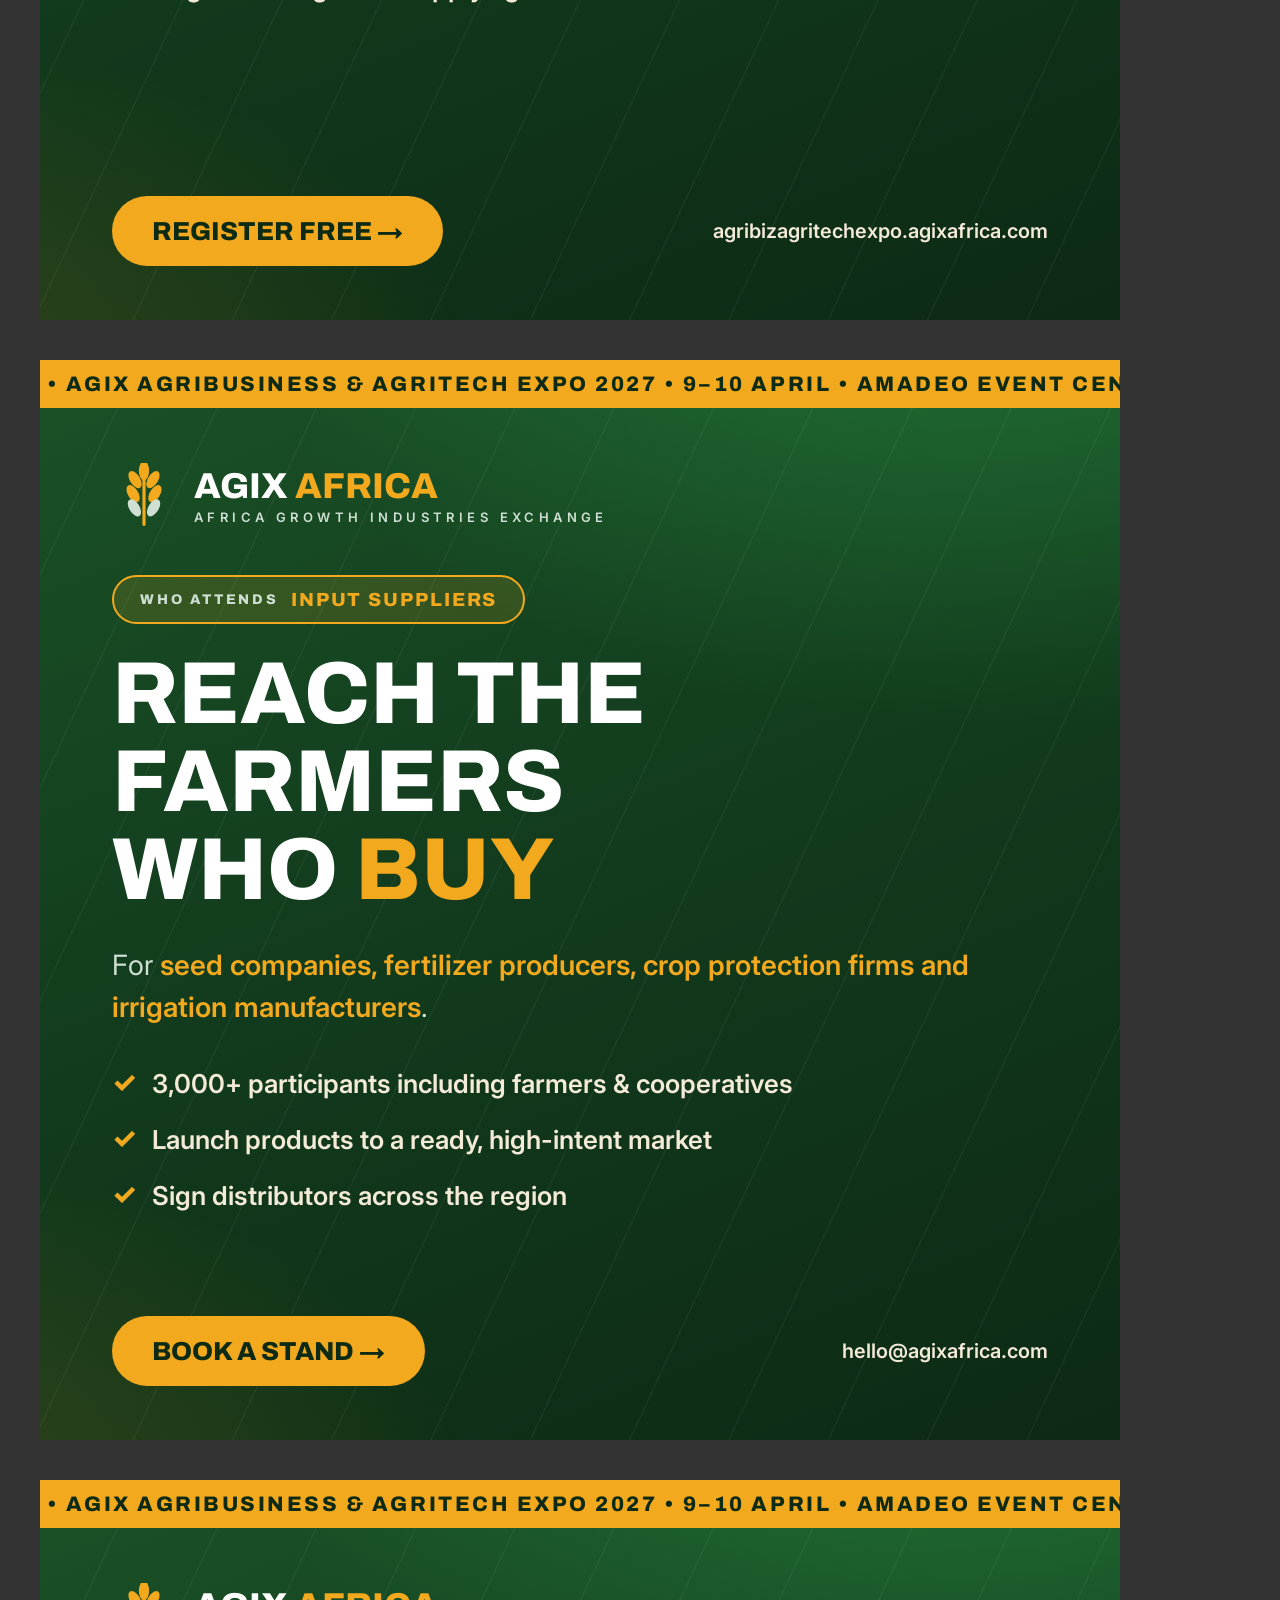
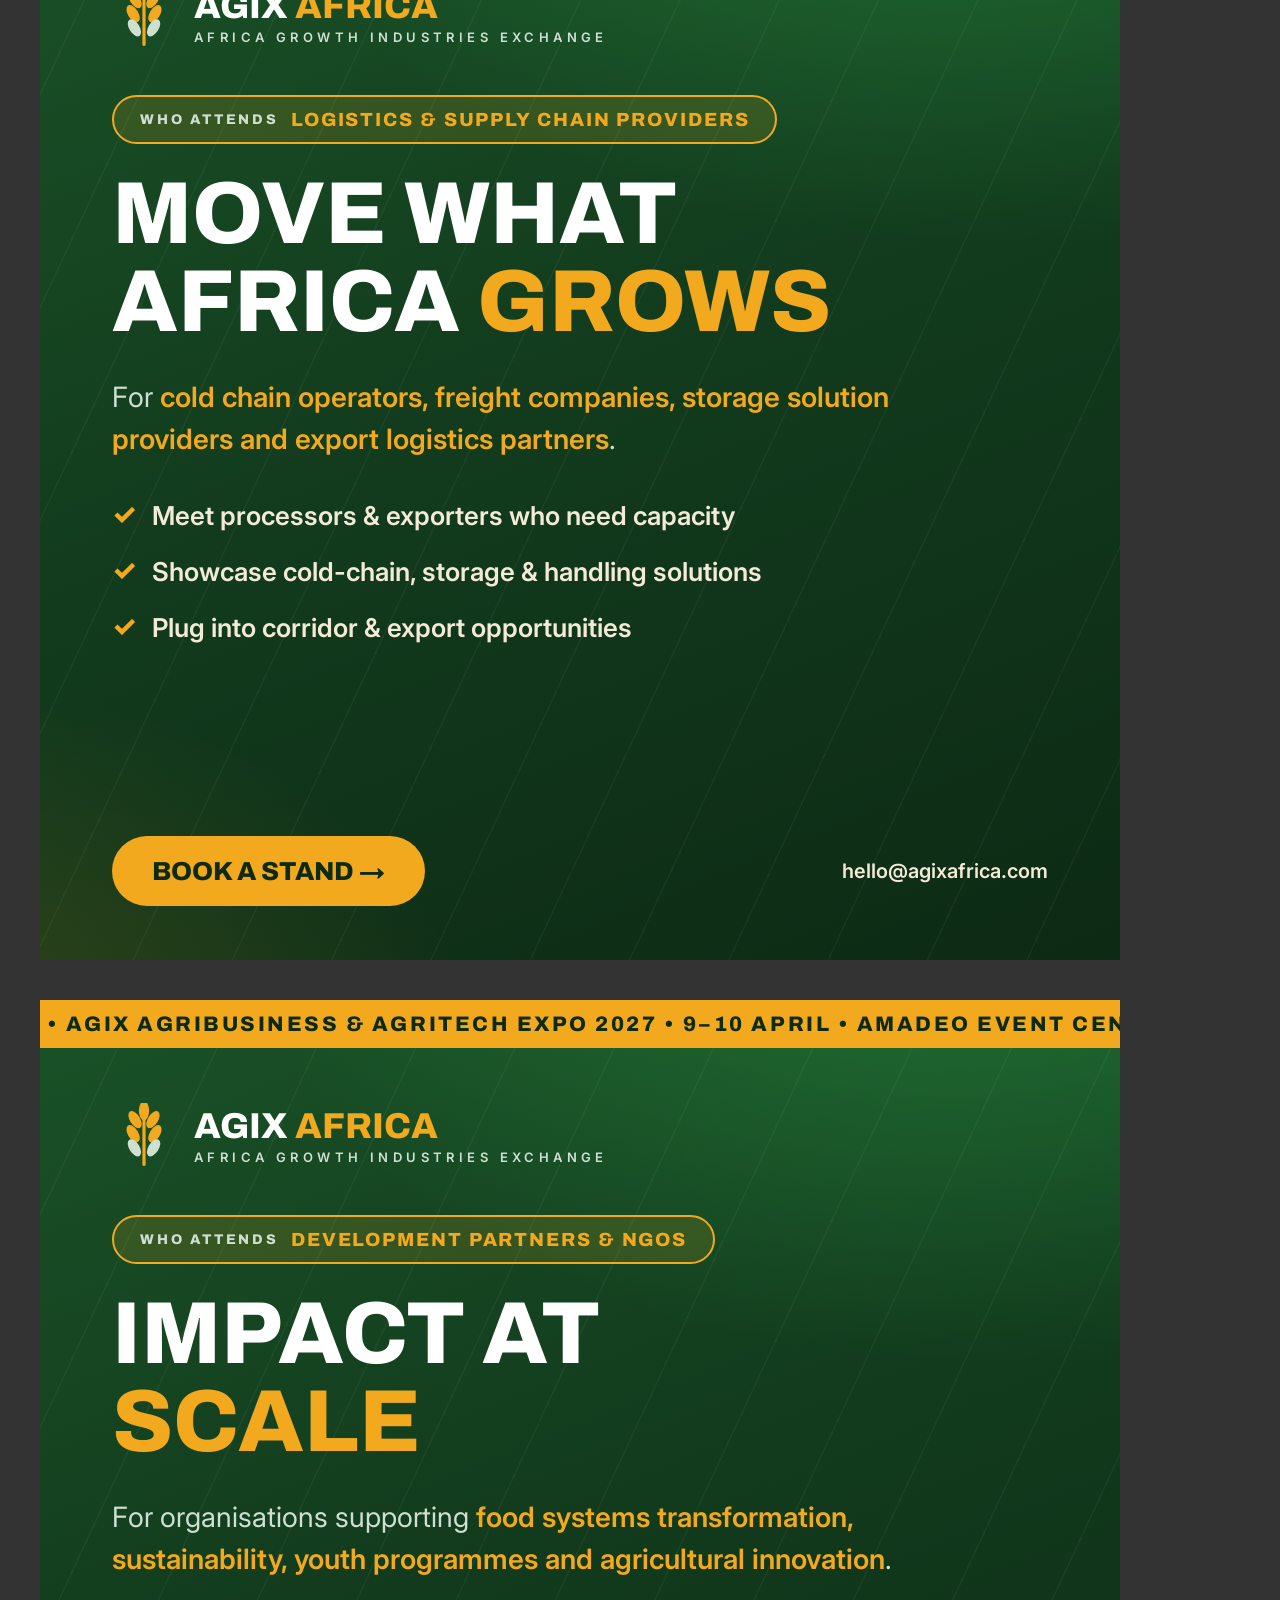
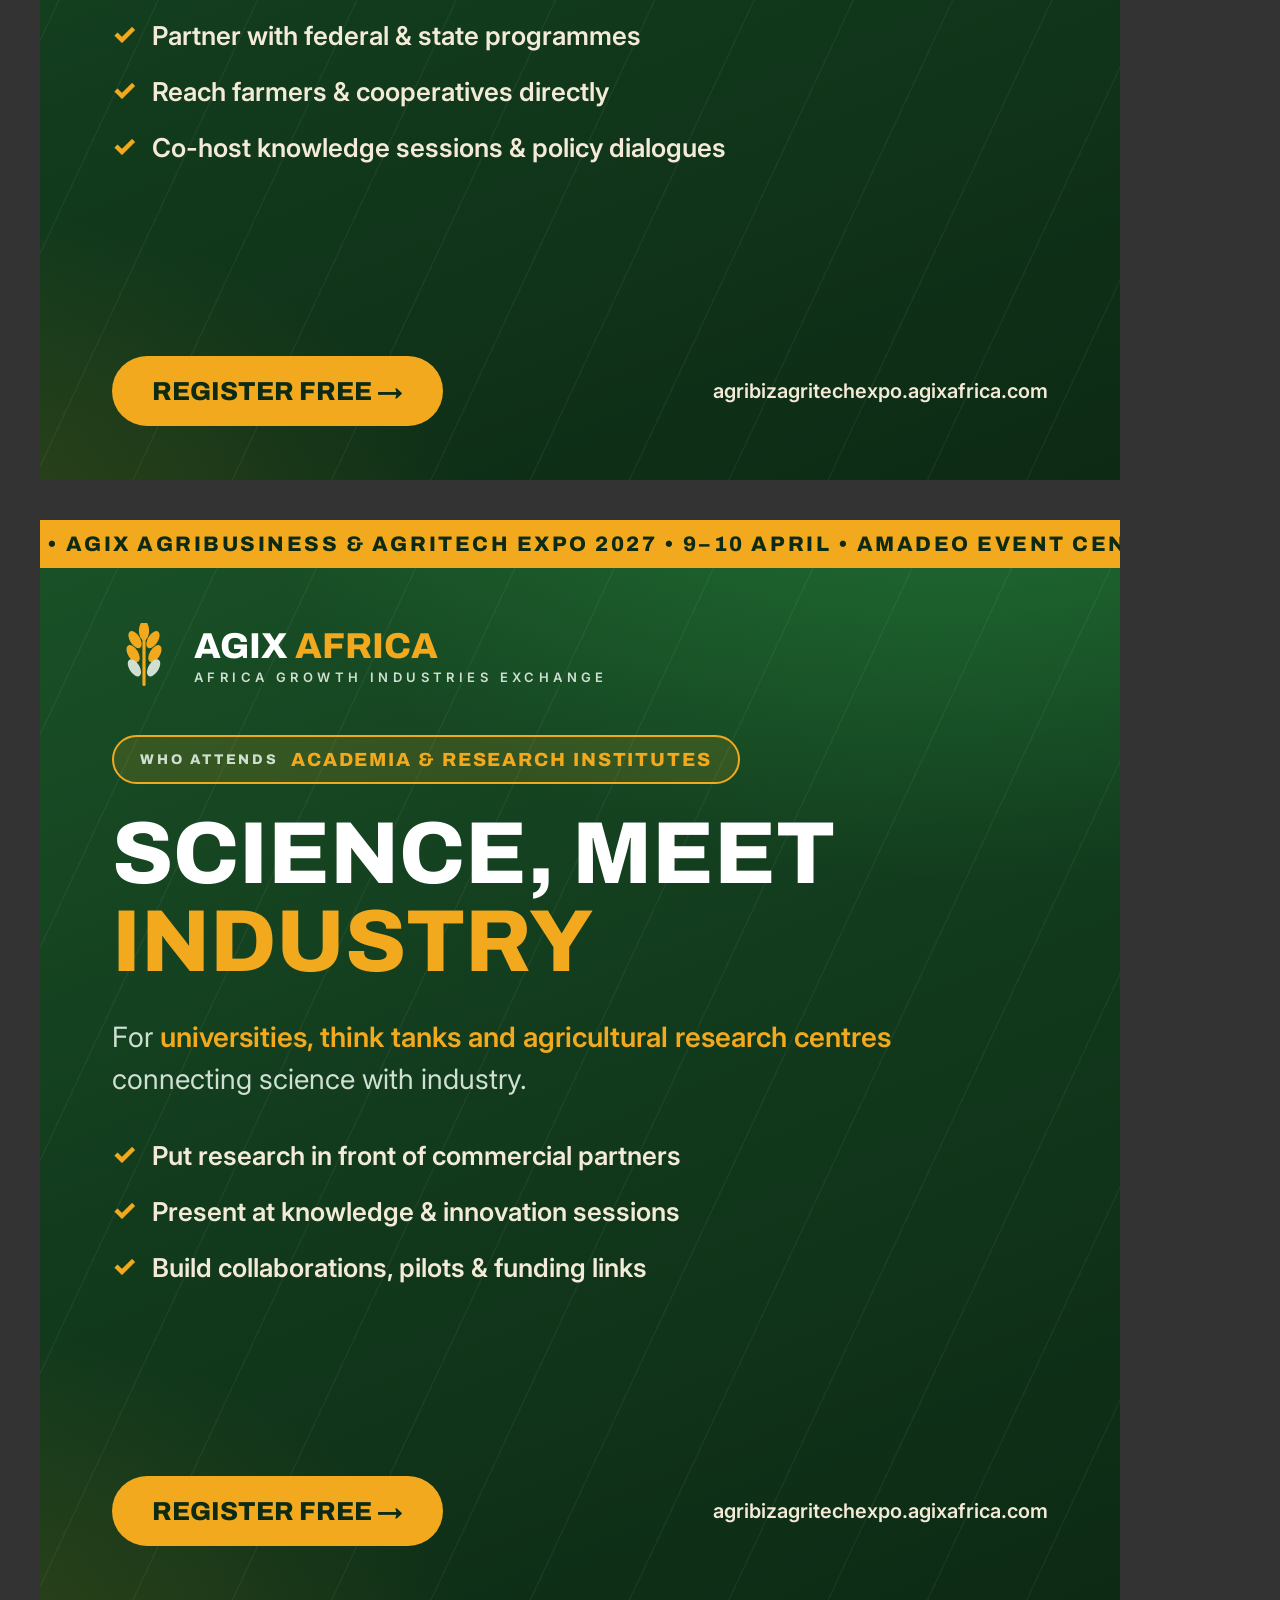
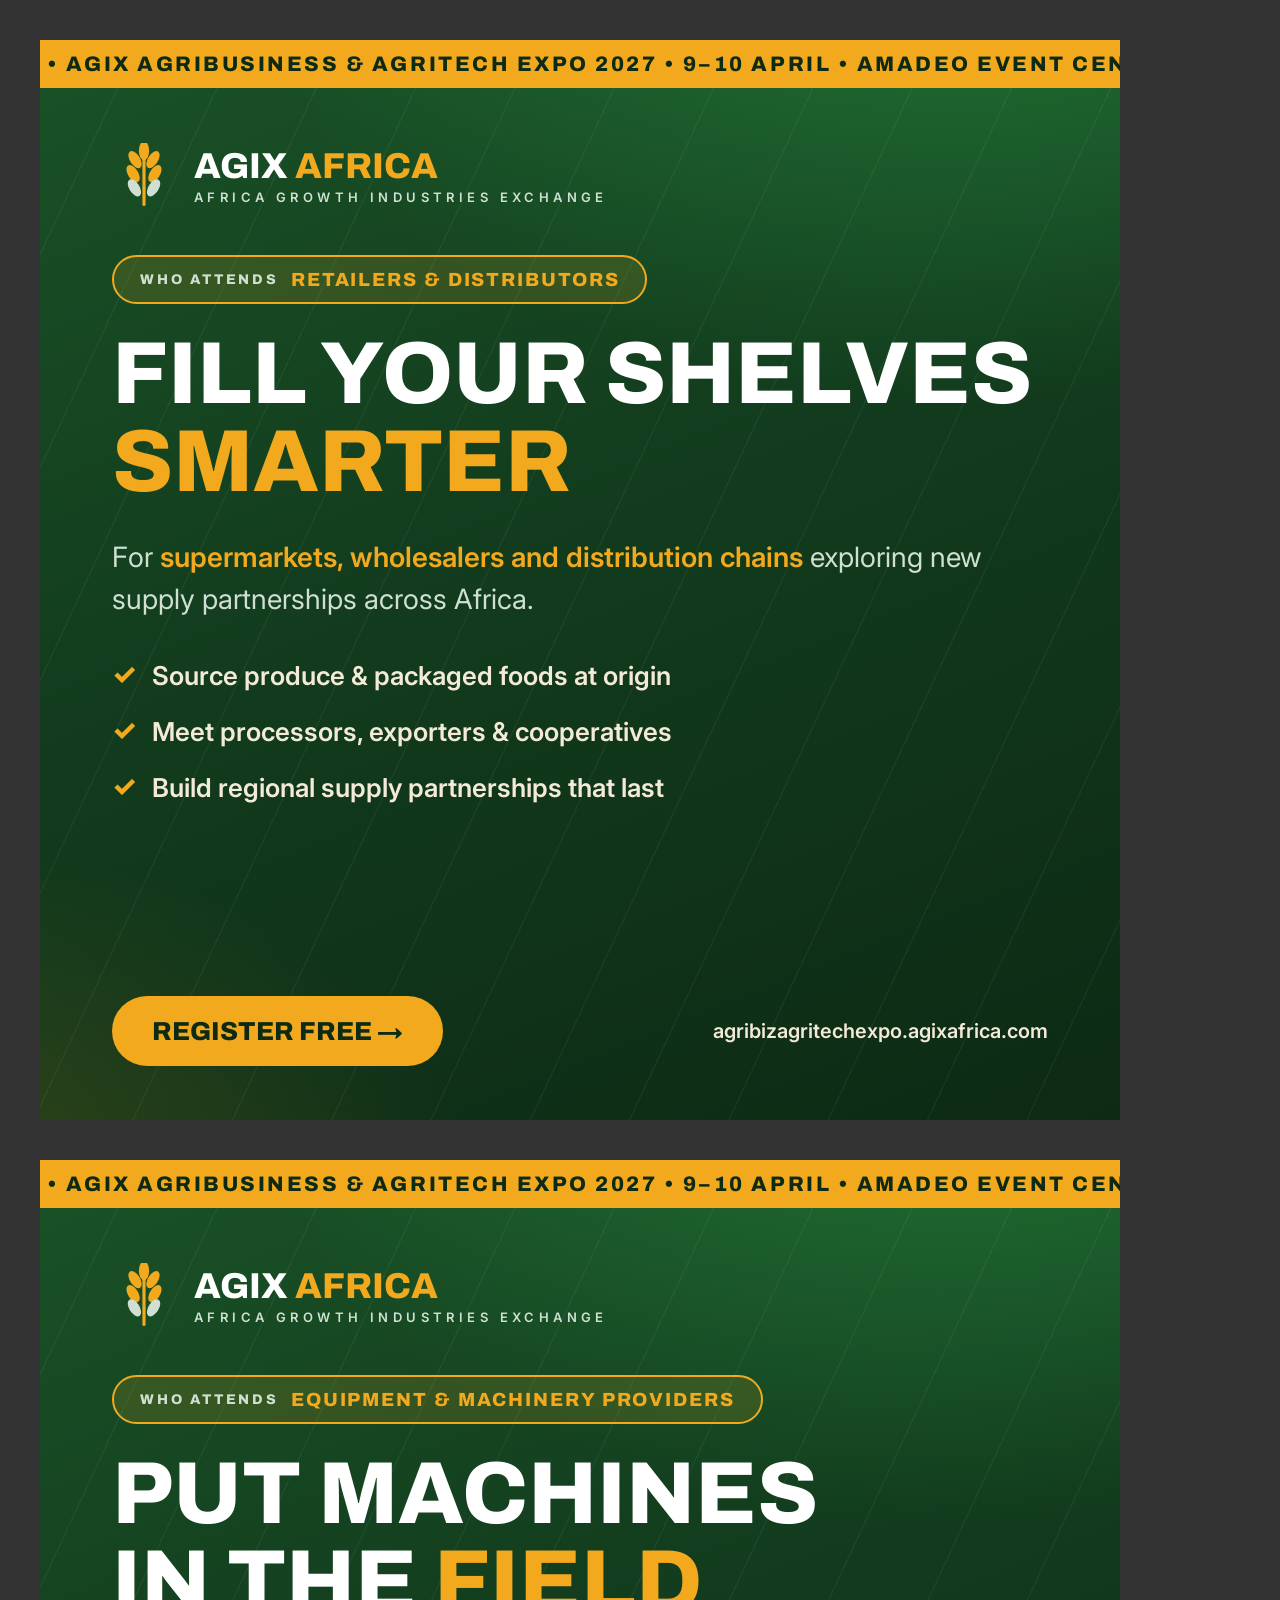
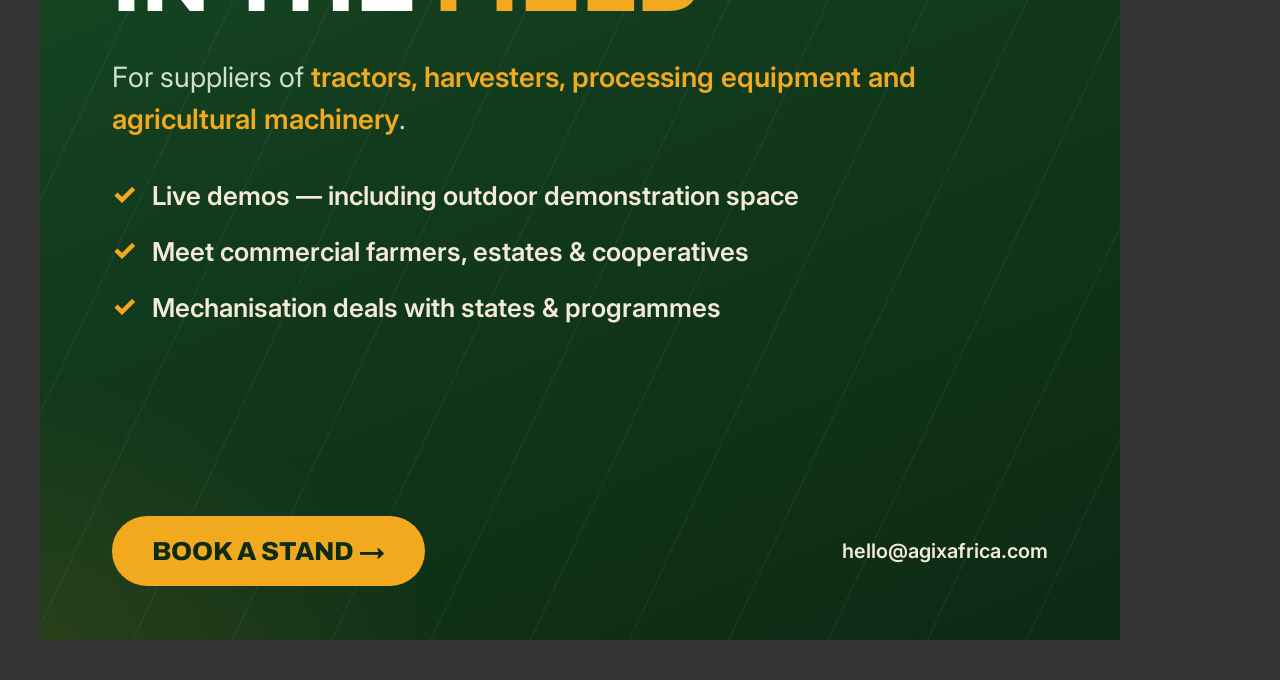
<file: marketing/source/artboards-who-attends.html>
<!DOCTYPE html><html lang="en"><head><meta charset="UTF-8"/><link href="https://fonts.googleapis.com/css2?family=Archivo:wght@600;800&family=Inter:wght@400;600&display=swap" rel="stylesheet" /><style>
  :root { --g900:#0d2a14; --g800:#123b1d; --g700:#1a5227; --g600:#2c9a46; --amber:#f2a91e; --cream:#f3ead8; --mist:#cfe0d3; }
  * { box-sizing:border-box; margin:0; padding:0; }
  body { background:#333; display:flex; flex-direction:column; gap:40px; padding:40px; font-family:"Inter",sans-serif; }
  .board { position:relative; overflow:hidden; color:#fff; flex:none; width:1080px; height:1080px;
    background:
      radial-gradient(1400px 900px at 88% -12%, rgba(44,154,70,0.55) 0%, transparent 55%),
      radial-gradient(1000px 700px at -10% 110%, rgba(242,169,30,0.16) 0%, transparent 55%),
      linear-gradient(158deg, var(--g700) 0%, var(--g800) 48%, var(--g900) 100%); }
  .board::before { content:""; position:absolute; inset:0;
    background:repeating-linear-gradient(115deg, rgba(255,255,255,0.045) 0px, rgba(255,255,255,0.045) 1.5px, transparent 1.5px, transparent 90px); pointer-events:none; }
  .ribbon { position:absolute; left:0; right:0; top:0; background:var(--amber); color:var(--g900);
    font-family:"Archivo"; font-weight:800; text-transform:uppercase; white-space:nowrap; overflow:hidden; z-index:3;
    font-size:21px; padding:13px 0; letter-spacing:0.12em; }
  .inner { position:absolute; inset:47px 0 0 0; padding:56px 72px 54px; display:flex; flex-direction:column; }
  .lockup { display:flex; align-items:center; gap:18px; }
  .lockup .name { font-family:"Archivo"; font-weight:800; font-size:36px; }
  .lockup .name span { color:var(--amber); }
  .lockup .sub { font-weight:600; font-size:13px; margin-top:3px; letter-spacing:0.34em; text-transform:uppercase; color:var(--mist); }
  .flag { display:inline-flex; align-items:center; gap:12px; margin-top:48px; width:fit-content;
    background:rgba(242,169,30,0.14); border:2px solid var(--amber); border-radius:999px; padding:12px 26px;
    font-family:"Archivo"; font-weight:800; font-size:19px; letter-spacing:0.1em; text-transform:uppercase; color:var(--amber); }
  .flag::before { content:"WHO ATTENDS"; color:var(--mist); font-size:14px; letter-spacing:0.2em; }
  .headline { font-family:"Archivo"; font-weight:800; text-transform:uppercase; line-height:1.0; margin-top:26px; font-size:88px; }
  .headline .amber { color:var(--amber); }
  .kicker { font-weight:400; color:var(--mist); font-size:28px; line-height:1.5; margin-top:30px; max-width:900px; }
  .kicker b { color:var(--amber); font-weight:600; }
  .list { display:grid; grid-template-columns:1fr; gap:21px; margin-top:38px; }
  .item { display:flex; align-items:flex-start; gap:16px; font-weight:600; font-size:26px; color:var(--cream); line-height:1.35; }
  .item::before { content:"✓"; color:var(--amber); font-weight:800; font-size:28px; flex:none; line-height:1.2; }
  .footline { margin-top:auto; display:flex; align-items:center; justify-content:space-between; }
  .cta { background:var(--amber); color:var(--g900); font-family:"Archivo"; font-weight:800; text-transform:uppercase;
    border-radius:999px; font-size:26px; padding:21px 40px; }
  .url { font-weight:600; color:var(--cream); font-size:20px; }
</style></head><body><svg width="0" height="0" style="position:absolute"><defs><g id="wheat">
<line x1="50" y1="10" x2="50" y2="96" stroke="#f2a91e" stroke-width="5" stroke-linecap="round"/>
<ellipse cx="36" cy="26" rx="8" ry="15" fill="#f2a91e" transform="rotate(-32 36 26)"/>
<ellipse cx="64" cy="26" rx="8" ry="15" fill="#f2a91e" transform="rotate(32 64 26)"/>
<ellipse cx="33" cy="48" rx="8" ry="15" fill="#f2a91e" transform="rotate(-32 33 48)"/>
<ellipse cx="67" cy="48" rx="8" ry="15" fill="#f2a91e" transform="rotate(32 67 48)"/>
<ellipse cx="35" cy="70" rx="8" ry="15" fill="#cfe0d3" transform="rotate(-32 35 70)"/>
<ellipse cx="65" cy="70" rx="8" ry="15" fill="#cfe0d3" transform="rotate(32 65 70)"/>
<ellipse cx="50" cy="12" rx="8" ry="15" fill="#f2a91e"/></g></defs></svg>
<div class="board" id="corporates">
  <div class="ribbon">&nbsp;• AGIX AGRIBUSINESS &amp; AGRITECH EXPO 2027 • 9–10 APRIL • AMADEO EVENT CENTRE, ENUGU • REGISTER FREE • AGIX AGRIBUSINESS &amp; AGRITECH EXPO 2027 • 9–10 APRIL • AMADEO EVENT CENTRE</div>
  <div class="inner">
    <div class="lockup"><svg width="64" height="64" viewBox="0 0 100 100"><use href="#wheat"/></svg>
      <div><div class="name">AGIX <span>AFRICA</span></div><div class="sub">Africa Growth Industries Exchange</div></div></div>
    <div class="flag">Agribusiness Corporates</div>
    <div class="headline">Scale What<br/>You've <span class="amber">Built</span></div>
    <div class="kicker">For the people leading <b>food production, processing, distribution and large-scale agribusiness operations</b> across Africa.</div>
    <div class="list"><div class="item">Meet suppliers &amp; distribution partners across 12 sectors</div><div class="item">Engage government, finance &amp; technology in one room</div><div class="item">First-mover access to the South-East produce belt</div></div>
    <div class="footline"><div class="cta">Register Free →</div><div class="url">agribizagritechexpo.agixafrica.com</div></div>
  </div>
</div>

<div class="board" id="agritech">
  <div class="ribbon">&nbsp;• AGIX AGRIBUSINESS &amp; AGRITECH EXPO 2027 • 9–10 APRIL • AMADEO EVENT CENTRE, ENUGU • REGISTER FREE • AGIX AGRIBUSINESS &amp; AGRITECH EXPO 2027 • 9–10 APRIL • AMADEO EVENT CENTRE</div>
  <div class="inner">
    <div class="lockup"><svg width="64" height="64" viewBox="0 0 100 100"><use href="#wheat"/></svg>
      <div><div class="name">AGIX <span>AFRICA</span></div><div class="sub">Africa Growth Industries Exchange</div></div></div>
    <div class="flag">Agritech Innovators</div>
    <div class="headline">Demo Where<br/>Deals <span class="amber">Move</span></div>
    <div class="kicker">For <b>founders and builders</b> bringing digital agriculture, automation, sensors, AI and precision farming tools to market.</div>
    <div class="list"><div class="item">Showcase live to commercial farmers &amp; corporates</div><div class="item">Pitch VCs, DFIs &amp; agritech investors face-to-face</div><div class="item">Land pilots with states, estates &amp; cooperatives</div></div>
    <div class="footline"><div class="cta">Book a Stand →</div><div class="url">hello@agixafrica.com</div></div>
  </div>
</div>

<div class="board" id="farmers">
  <div class="ribbon">&nbsp;• AGIX AGRIBUSINESS &amp; AGRITECH EXPO 2027 • 9–10 APRIL • AMADEO EVENT CENTRE, ENUGU • REGISTER FREE • AGIX AGRIBUSINESS &amp; AGRITECH EXPO 2027 • 9–10 APRIL • AMADEO EVENT CENTRE</div>
  <div class="inner">
    <div class="lockup"><svg width="64" height="64" viewBox="0 0 100 100"><use href="#wheat"/></svg>
      <div><div class="name">AGIX <span>AFRICA</span></div><div class="sub">Africa Growth Industries Exchange</div></div></div>
    <div class="flag">Farmers &amp; Producer Cooperatives</div>
    <div class="headline">Sell Beyond<br/>Your <span class="amber">Gate</span></div>
    <div class="kicker">For <b>large-scale growers, organised cooperatives, outgrower networks and commodity groups</b> seeking new technologies and markets.</div>
    <div class="list"><div class="item">Meet buyers, processors &amp; off-takers directly</div><div class="item">Access farm finance, insurance &amp; grants</div><div class="item">Compare equipment, inputs &amp; climate-smart tools</div></div>
    <div class="footline"><div class="cta">Register Free →</div><div class="url">agribizagritechexpo.agixafrica.com</div></div>
  </div>
</div>

<div class="board" id="investors">
  <div class="ribbon">&nbsp;• AGIX AGRIBUSINESS &amp; AGRITECH EXPO 2027 • 9–10 APRIL • AMADEO EVENT CENTRE, ENUGU • REGISTER FREE • AGIX AGRIBUSINESS &amp; AGRITECH EXPO 2027 • 9–10 APRIL • AMADEO EVENT CENTRE</div>
  <div class="inner">
    <div class="lockup"><svg width="64" height="64" viewBox="0 0 100 100"><use href="#wheat"/></svg>
      <div><div class="name">AGIX <span>AFRICA</span></div><div class="sub">Africa Growth Industries Exchange</div></div></div>
    <div class="flag">Investors &amp; Financial Institutions</div>
    <div class="headline">Deal-Flow, Not<br/><span class="amber">Slide Decks</span></div>
    <div class="kicker">For <b>private equity, venture capital, DFIs, banks and funding platforms</b> looking for scalable agribusiness opportunities.</div>
    <div class="list"><div class="item">Meet bankable projects &amp; investment-ready SMEs</div><div class="item">Deal-room access &amp; investment forum roles</div><div class="item">Direct policy engagement with government</div></div>
    <div class="footline"><div class="cta">Register Free →</div><div class="url">agribizagritechexpo.agixafrica.com</div></div>
  </div>
</div>

<div class="board" id="government">
  <div class="ribbon">&nbsp;• AGIX AGRIBUSINESS &amp; AGRITECH EXPO 2027 • 9–10 APRIL • AMADEO EVENT CENTRE, ENUGU • REGISTER FREE • AGIX AGRIBUSINESS &amp; AGRITECH EXPO 2027 • 9–10 APRIL • AMADEO EVENT CENTRE</div>
  <div class="inner">
    <div class="lockup"><svg width="64" height="64" viewBox="0 0 100 100"><use href="#wheat"/></svg>
      <div><div class="name">AGIX <span>AFRICA</span></div><div class="sub">Africa Growth Industries Exchange</div></div></div>
    <div class="flag">Government Ministries &amp; Agencies</div>
    <div class="headline">Policy Meets<br/><span class="amber">Practice</span></div>
    <div class="kicker">For officials from <b>agriculture, trade, investment, rural development, export promotion and regulatory bodies</b>.</div>
    <div class="list"><div class="item">Present programmes to investors &amp; operators</div><div class="item">Structured dialogue with the private sector</div><div class="item">Showcase your state or agency in a hosted pavilion</div></div>
    <div class="footline"><div class="cta">Register Free →</div><div class="url">agribizagritechexpo.agixafrica.com</div></div>
  </div>
</div>

<div class="board" id="manufacturers">
  <div class="ribbon">&nbsp;• AGIX AGRIBUSINESS &amp; AGRITECH EXPO 2027 • 9–10 APRIL • AMADEO EVENT CENTRE, ENUGU • REGISTER FREE • AGIX AGRIBUSINESS &amp; AGRITECH EXPO 2027 • 9–10 APRIL • AMADEO EVENT CENTRE</div>
  <div class="inner">
    <div class="lockup"><svg width="64" height="64" viewBox="0 0 100 100"><use href="#wheat"/></svg>
      <div><div class="name">AGIX <span>AFRICA</span></div><div class="sub">Africa Growth Industries Exchange</div></div></div>
    <div class="flag">Food &amp; Beverage Manufacturers</div>
    <div class="headline">Source at<br/>the <span class="amber">Source</span></div>
    <div class="kicker">For <b>processors in dairy, beverages, grains, oils, snacks and packaged foods</b> searching for suppliers and equipment.</div>
    <div class="list"><div class="item">Find reliable commodity suppliers &amp; cooperatives</div><div class="item">Compare processing &amp; packaging equipment live</div><div class="item">Negotiate long-term supply agreements</div></div>
    <div class="footline"><div class="cta">Register Free →</div><div class="url">agribizagritechexpo.agixafrica.com</div></div>
  </div>
</div>

<div class="board" id="inputs">
  <div class="ribbon">&nbsp;• AGIX AGRIBUSINESS &amp; AGRITECH EXPO 2027 • 9–10 APRIL • AMADEO EVENT CENTRE, ENUGU • REGISTER FREE • AGIX AGRIBUSINESS &amp; AGRITECH EXPO 2027 • 9–10 APRIL • AMADEO EVENT CENTRE</div>
  <div class="inner">
    <div class="lockup"><svg width="64" height="64" viewBox="0 0 100 100"><use href="#wheat"/></svg>
      <div><div class="name">AGIX <span>AFRICA</span></div><div class="sub">Africa Growth Industries Exchange</div></div></div>
    <div class="flag">Input Suppliers</div>
    <div class="headline">Reach the Farmers<br/>Who <span class="amber">Buy</span></div>
    <div class="kicker">For <b>seed companies, fertilizer producers, crop protection firms and irrigation manufacturers</b>.</div>
    <div class="list"><div class="item">3,000+ participants including farmers &amp; cooperatives</div><div class="item">Launch products to a ready, high-intent market</div><div class="item">Sign distributors across the region</div></div>
    <div class="footline"><div class="cta">Book a Stand →</div><div class="url">hello@agixafrica.com</div></div>
  </div>
</div>

<div class="board" id="logistics">
  <div class="ribbon">&nbsp;• AGIX AGRIBUSINESS &amp; AGRITECH EXPO 2027 • 9–10 APRIL • AMADEO EVENT CENTRE, ENUGU • REGISTER FREE • AGIX AGRIBUSINESS &amp; AGRITECH EXPO 2027 • 9–10 APRIL • AMADEO EVENT CENTRE</div>
  <div class="inner">
    <div class="lockup"><svg width="64" height="64" viewBox="0 0 100 100"><use href="#wheat"/></svg>
      <div><div class="name">AGIX <span>AFRICA</span></div><div class="sub">Africa Growth Industries Exchange</div></div></div>
    <div class="flag">Logistics &amp; Supply Chain Providers</div>
    <div class="headline">Move What<br/>Africa <span class="amber">Grows</span></div>
    <div class="kicker">For <b>cold chain operators, freight companies, storage solution providers and export logistics partners</b>.</div>
    <div class="list"><div class="item">Meet processors &amp; exporters who need capacity</div><div class="item">Showcase cold-chain, storage &amp; handling solutions</div><div class="item">Plug into corridor &amp; export opportunities</div></div>
    <div class="footline"><div class="cta">Book a Stand →</div><div class="url">hello@agixafrica.com</div></div>
  </div>
</div>

<div class="board" id="development">
  <div class="ribbon">&nbsp;• AGIX AGRIBUSINESS &amp; AGRITECH EXPO 2027 • 9–10 APRIL • AMADEO EVENT CENTRE, ENUGU • REGISTER FREE • AGIX AGRIBUSINESS &amp; AGRITECH EXPO 2027 • 9–10 APRIL • AMADEO EVENT CENTRE</div>
  <div class="inner">
    <div class="lockup"><svg width="64" height="64" viewBox="0 0 100 100"><use href="#wheat"/></svg>
      <div><div class="name">AGIX <span>AFRICA</span></div><div class="sub">Africa Growth Industries Exchange</div></div></div>
    <div class="flag">Development Partners &amp; NGOs</div>
    <div class="headline">Impact at<br/><span class="amber">Scale</span></div>
    <div class="kicker">For organisations supporting <b>food systems transformation, sustainability, youth programmes and agricultural innovation</b>.</div>
    <div class="list"><div class="item">Partner with federal &amp; state programmes</div><div class="item">Reach farmers &amp; cooperatives directly</div><div class="item">Co-host knowledge sessions &amp; policy dialogues</div></div>
    <div class="footline"><div class="cta">Register Free →</div><div class="url">agribizagritechexpo.agixafrica.com</div></div>
  </div>
</div>

<div class="board" id="academia">
  <div class="ribbon">&nbsp;• AGIX AGRIBUSINESS &amp; AGRITECH EXPO 2027 • 9–10 APRIL • AMADEO EVENT CENTRE, ENUGU • REGISTER FREE • AGIX AGRIBUSINESS &amp; AGRITECH EXPO 2027 • 9–10 APRIL • AMADEO EVENT CENTRE</div>
  <div class="inner">
    <div class="lockup"><svg width="64" height="64" viewBox="0 0 100 100"><use href="#wheat"/></svg>
      <div><div class="name">AGIX <span>AFRICA</span></div><div class="sub">Africa Growth Industries Exchange</div></div></div>
    <div class="flag">Academia &amp; Research Institutes</div>
    <div class="headline">Science, Meet<br/><span class="amber">Industry</span></div>
    <div class="kicker">For <b>universities, think tanks and agricultural research centres</b> connecting science with industry.</div>
    <div class="list"><div class="item">Put research in front of commercial partners</div><div class="item">Present at knowledge &amp; innovation sessions</div><div class="item">Build collaborations, pilots &amp; funding links</div></div>
    <div class="footline"><div class="cta">Register Free →</div><div class="url">agribizagritechexpo.agixafrica.com</div></div>
  </div>
</div>

<div class="board" id="retailers">
  <div class="ribbon">&nbsp;• AGIX AGRIBUSINESS &amp; AGRITECH EXPO 2027 • 9–10 APRIL • AMADEO EVENT CENTRE, ENUGU • REGISTER FREE • AGIX AGRIBUSINESS &amp; AGRITECH EXPO 2027 • 9–10 APRIL • AMADEO EVENT CENTRE</div>
  <div class="inner">
    <div class="lockup"><svg width="64" height="64" viewBox="0 0 100 100"><use href="#wheat"/></svg>
      <div><div class="name">AGIX <span>AFRICA</span></div><div class="sub">Africa Growth Industries Exchange</div></div></div>
    <div class="flag">Retailers &amp; Distributors</div>
    <div class="headline">Fill Your Shelves<br/><span class="amber">Smarter</span></div>
    <div class="kicker">For <b>supermarkets, wholesalers and distribution chains</b> exploring new supply partnerships across Africa.</div>
    <div class="list"><div class="item">Source produce &amp; packaged foods at origin</div><div class="item">Meet processors, exporters &amp; cooperatives</div><div class="item">Build regional supply partnerships that last</div></div>
    <div class="footline"><div class="cta">Register Free →</div><div class="url">agribizagritechexpo.agixafrica.com</div></div>
  </div>
</div>

<div class="board" id="machinery">
  <div class="ribbon">&nbsp;• AGIX AGRIBUSINESS &amp; AGRITECH EXPO 2027 • 9–10 APRIL • AMADEO EVENT CENTRE, ENUGU • REGISTER FREE • AGIX AGRIBUSINESS &amp; AGRITECH EXPO 2027 • 9–10 APRIL • AMADEO EVENT CENTRE</div>
  <div class="inner">
    <div class="lockup"><svg width="64" height="64" viewBox="0 0 100 100"><use href="#wheat"/></svg>
      <div><div class="name">AGIX <span>AFRICA</span></div><div class="sub">Africa Growth Industries Exchange</div></div></div>
    <div class="flag">Equipment &amp; Machinery Providers</div>
    <div class="headline">Put Machines<br/>in the <span class="amber">Field</span></div>
    <div class="kicker">For suppliers of <b>tractors, harvesters, processing equipment and agricultural machinery</b>.</div>
    <div class="list"><div class="item">Live demos — including outdoor demonstration space</div><div class="item">Meet commercial farmers, estates &amp; cooperatives</div><div class="item">Mechanisation deals with states &amp; programmes</div></div>
    <div class="footline"><div class="cta">Book a Stand →</div><div class="url">hello@agixafrica.com</div></div>
  </div>
</div></body></html>
</file>
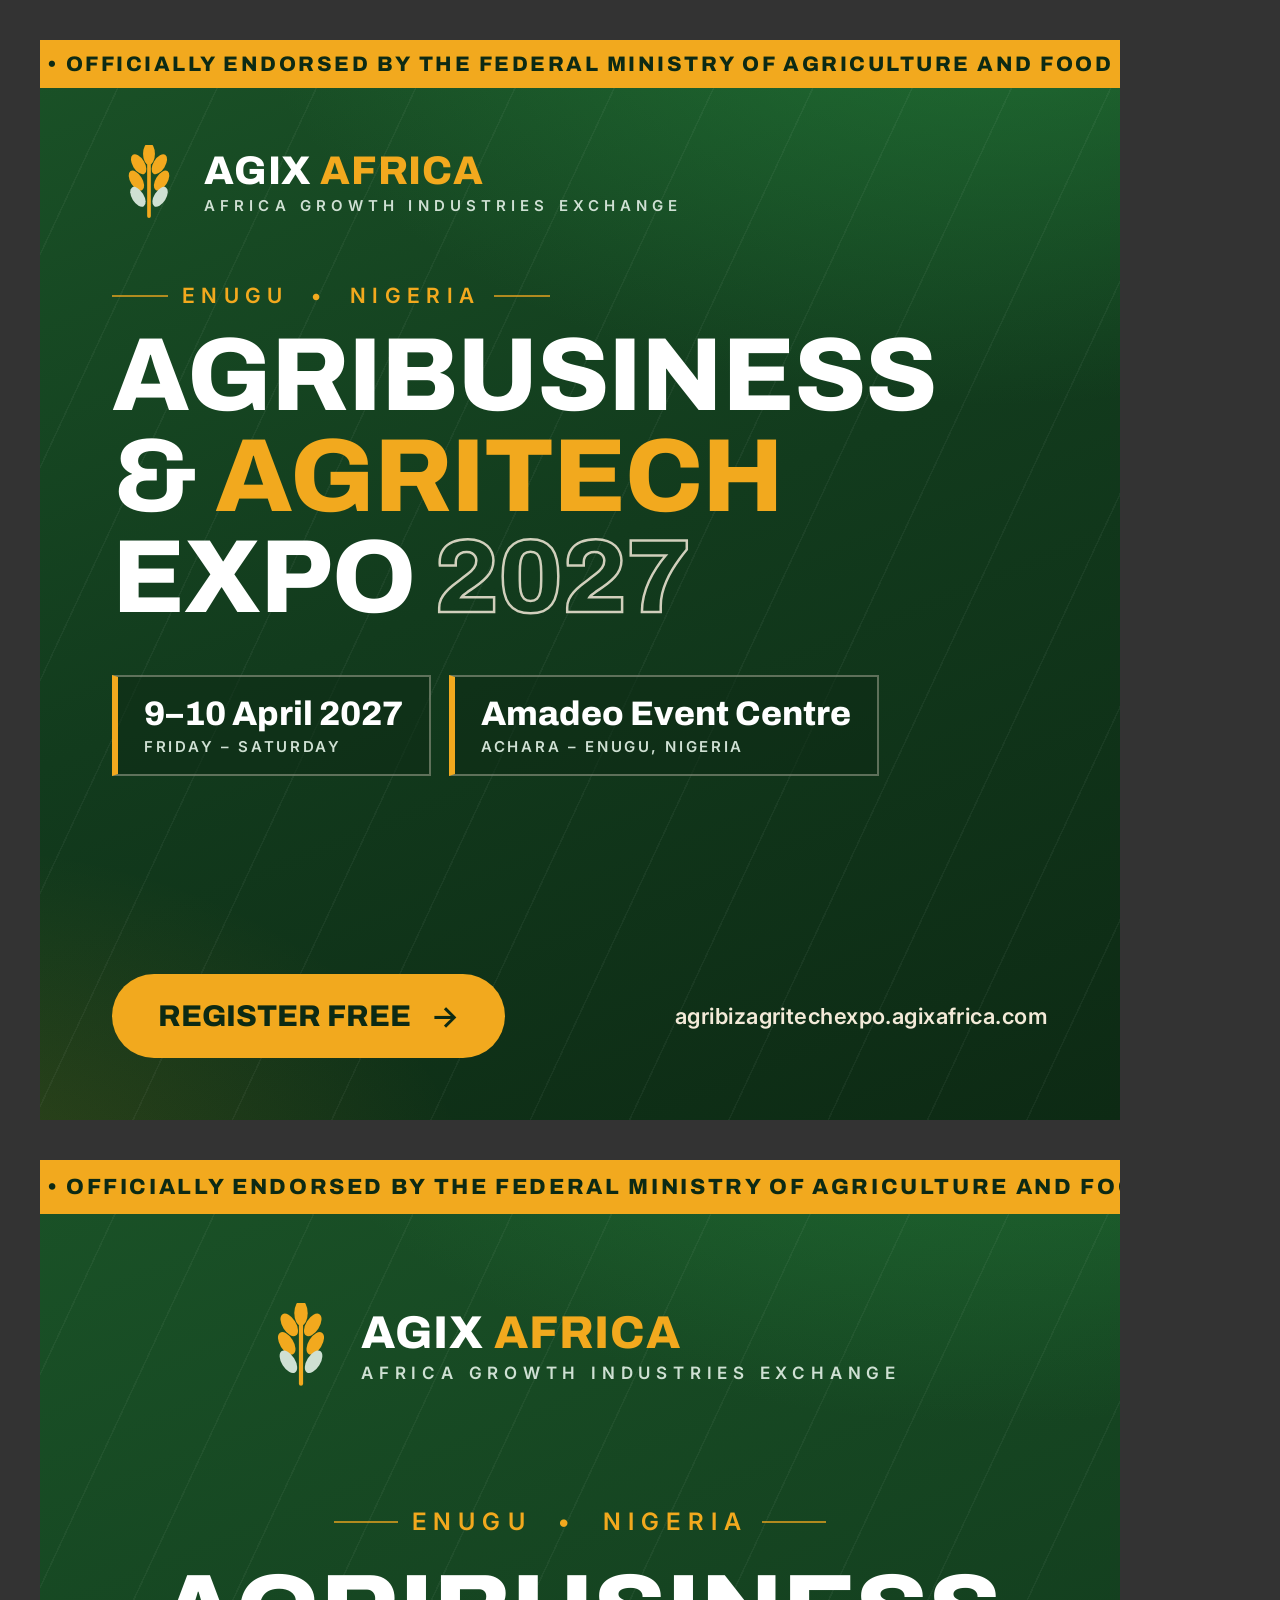
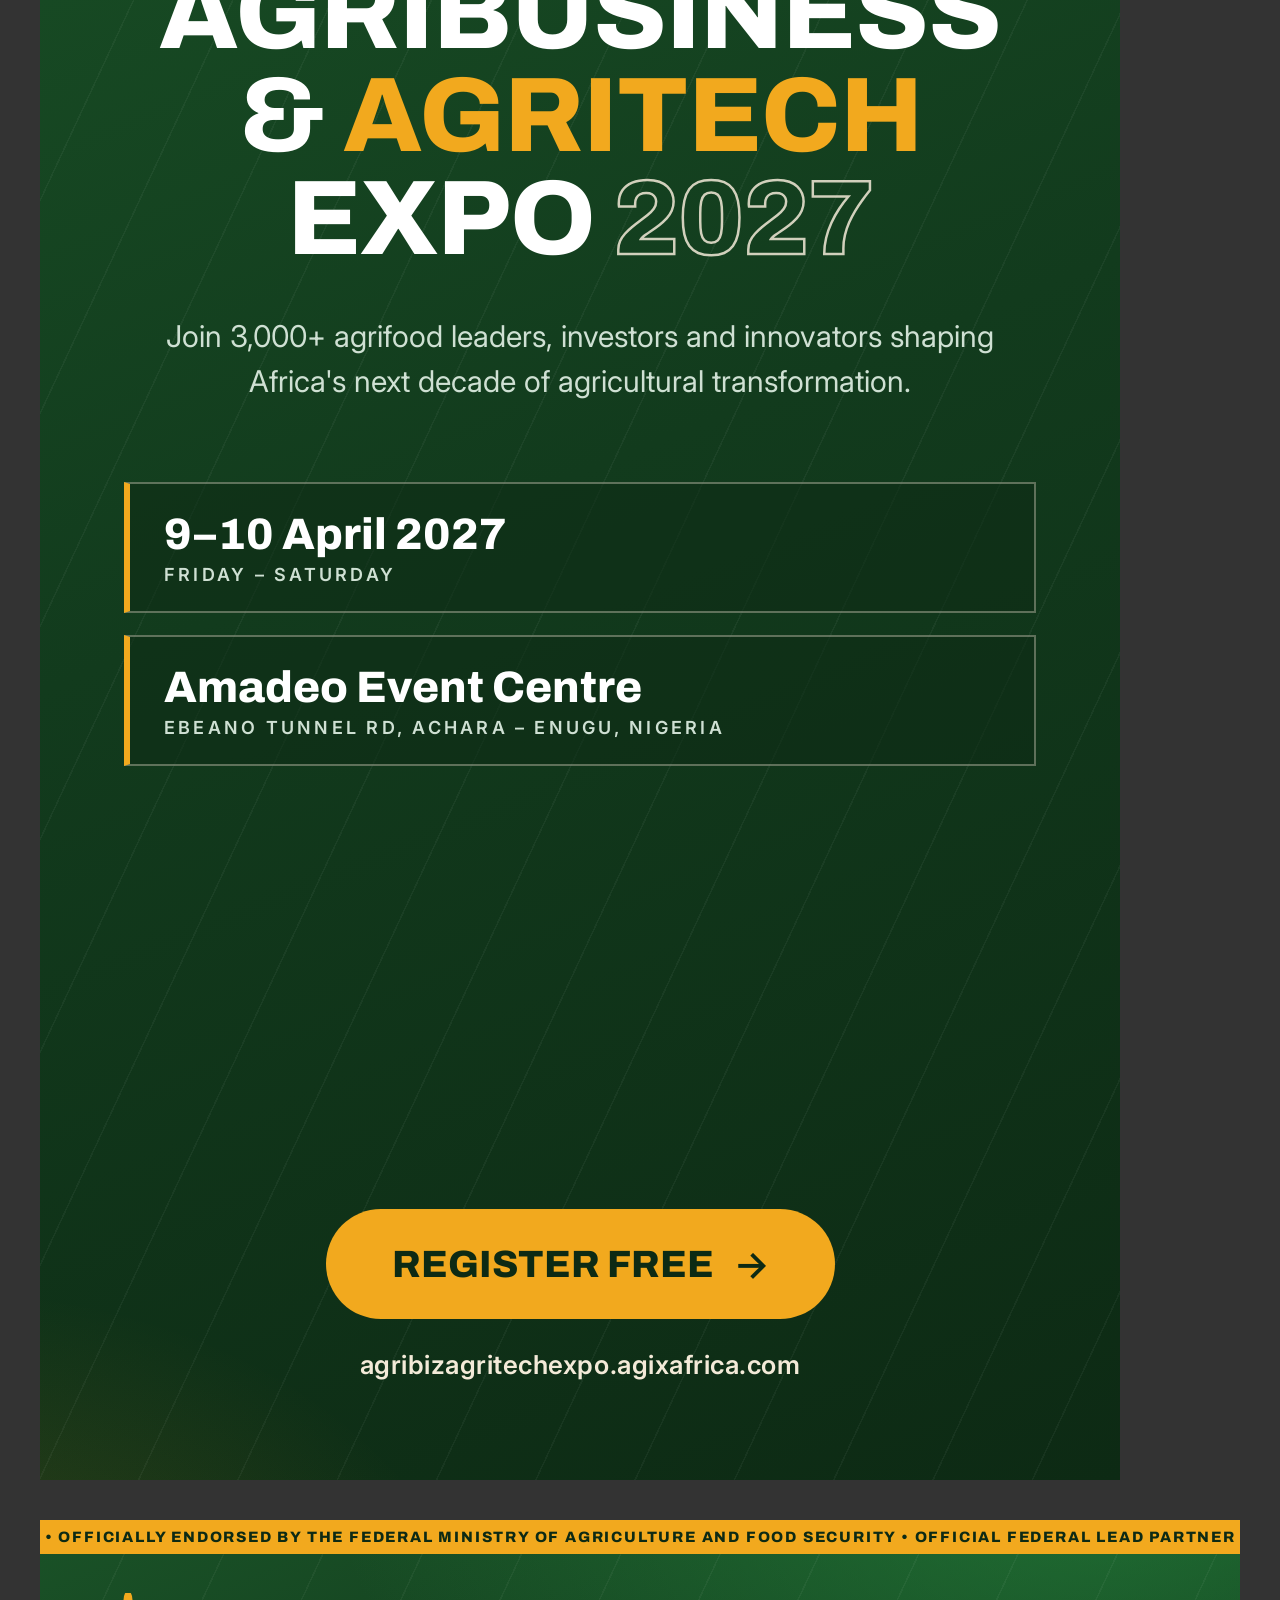
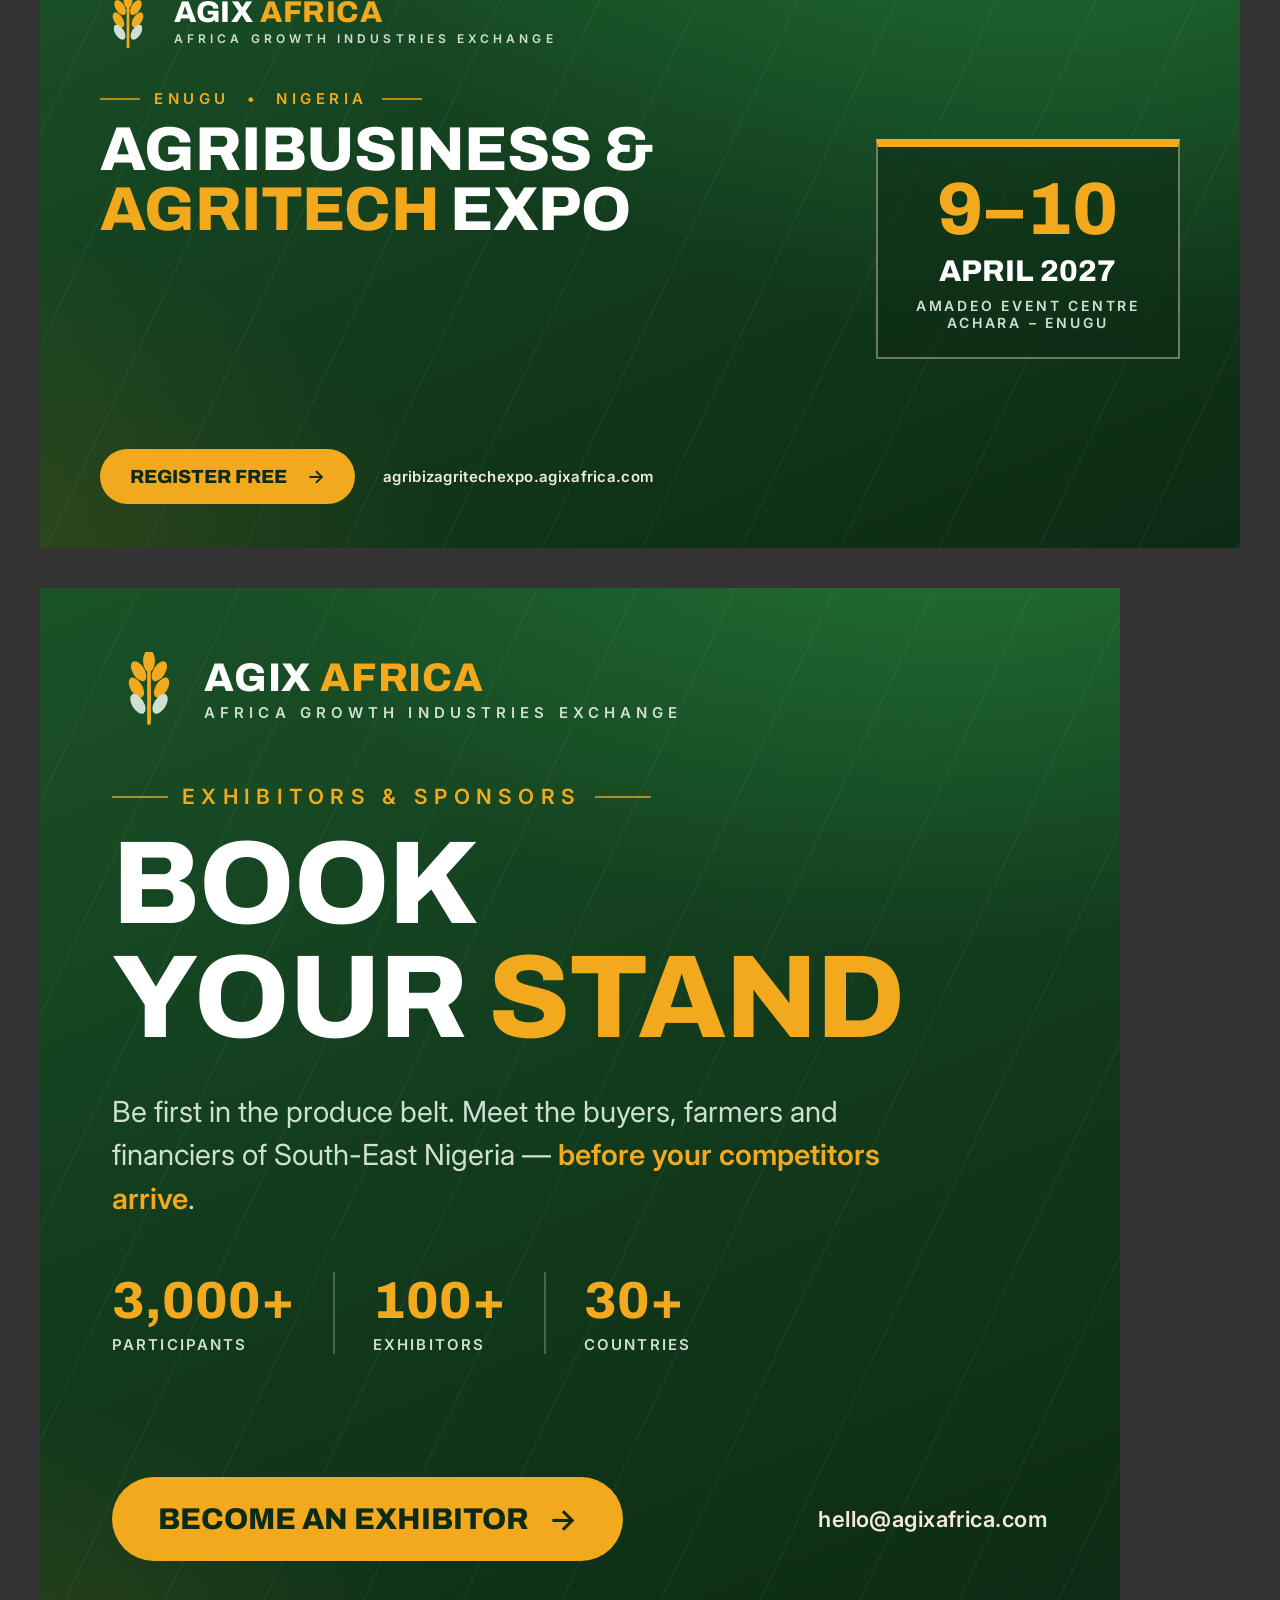
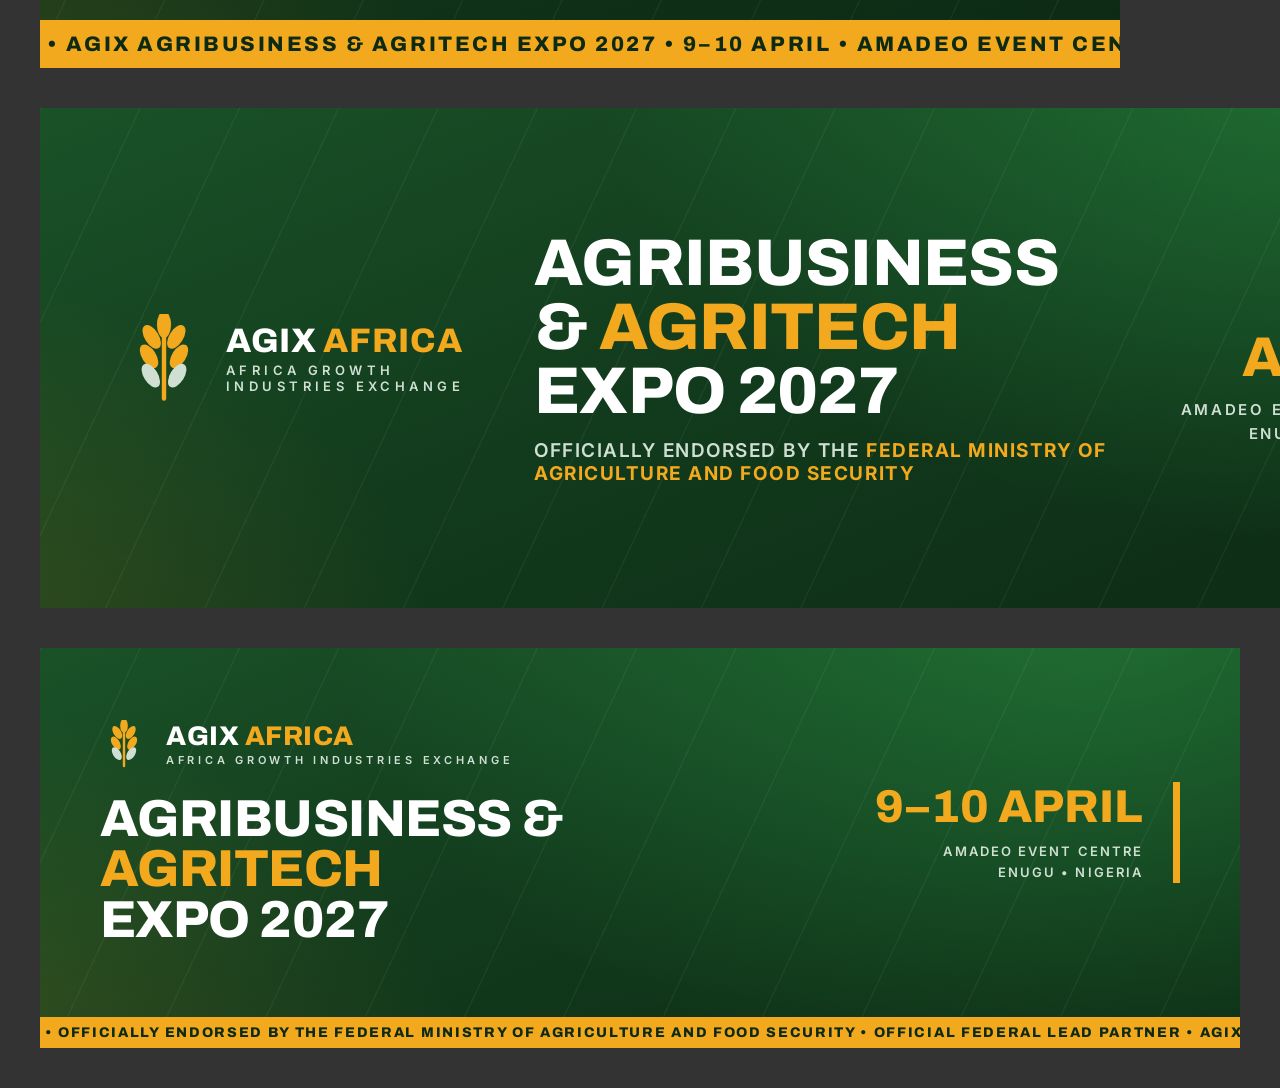
<file: marketing/source/artboards.html>
<!DOCTYPE html>
<html lang="en">
<head>
<meta charset="UTF-8" />
<link href="https://fonts.googleapis.com/css2?family=Archivo:wght@600;800&family=Inter:wght@400;600&display=swap" rel="stylesheet" />
<style>

  :root {
    --g900: #0d2a14;
    --g800: #123b1d;
    --g700: #1a5227;
    --g600: #2c9a46;
    --amber: #f2a91e;
    --cream: #f3ead8;
    --mist: #cfe0d3;
  }
  * { box-sizing: border-box; margin: 0; padding: 0; }
  body { background: #333; display: flex; flex-direction: column; gap: 40px; padding: 40px; font-family: "Inter", sans-serif; }

  .board {
    position: relative;
    overflow: hidden;
    color: #fff;
    background:
      radial-gradient(1400px 900px at 88% -12%, rgba(44, 154, 70, 0.55) 0%, transparent 55%),
      radial-gradient(1000px 700px at -10% 110%, rgba(242, 169, 30, 0.16) 0%, transparent 55%),
      linear-gradient(158deg, var(--g700) 0%, var(--g800) 48%, var(--g900) 100%);
    flex: none;
  }
  /* faint field-row lines, like ploughed land */
  .board::before {
    content: "";
    position: absolute; inset: 0;
    background: repeating-linear-gradient(115deg, rgba(255,255,255,0.045) 0px, rgba(255,255,255,0.045) 1.5px, transparent 1.5px, transparent 90px);
    pointer-events: none;
  }

  .ribbon {
    position: absolute; left: 0; right: 0; top: 0;
    background: var(--amber);
    color: var(--g900);
    font-family: "Archivo"; font-weight: 800;
    text-transform: uppercase;
    white-space: nowrap;
    overflow: hidden;
    z-index: 3;
  }
  .ribbon.bottom { top: auto; bottom: 0; }

  .lockup { display: flex; align-items: center; gap: 18px; z-index: 2; position: relative; }
  .lockup .mark { flex: none; }
  .lockup .name { font-family: "Archivo"; font-weight: 800; letter-spacing: 0.02em; }
  .lockup .name span { color: var(--amber); }
  .lockup .sub { font-family: "Inter"; font-weight: 600; letter-spacing: 0.34em; text-transform: uppercase; color: var(--mist); }

  .eyebrow {
    display: inline-flex; align-items: center; gap: 14px;
    font-family: "Inter"; font-weight: 600; text-transform: uppercase;
    letter-spacing: 0.3em; color: var(--amber);
  }
  .eyebrow::before, .eyebrow::after { content: ""; height: 2px; background: var(--amber); opacity: 0.7; }

  .headline { font-family: "Archivo"; font-weight: 800; text-transform: uppercase; line-height: 0.97; letter-spacing: -0.01em; }
  .headline .amber { color: var(--amber); }
  .headline .outline { color: transparent; -webkit-text-stroke: 2.5px rgba(243, 234, 216, 0.85); }

  .kicker { font-family: "Inter"; font-weight: 400; color: var(--mist); }

  .chiprow { display: flex; gap: 18px; align-items: stretch; }
  .chip {
    display: flex; flex-direction: column; justify-content: center;
    border: 2px solid rgba(243, 234, 216, 0.35);
    border-left: 6px solid var(--amber);
    padding: 18px 26px;
    background: rgba(13, 42, 20, 0.55);
  }
  .chip .big { font-family: "Archivo"; font-weight: 800; color: #fff; }
  .chip .small { font-family: "Inter"; font-weight: 600; letter-spacing: 0.18em; text-transform: uppercase; color: var(--mist); }

  .statrow { display: flex; align-items: center; }
  .stat { display: flex; flex-direction: column; }
  .stat b { font-family: "Archivo"; font-weight: 800; color: var(--amber); font-variant-numeric: tabular-nums; }
  .stat i { font-style: normal; font-family: "Inter"; font-weight: 600; letter-spacing: 0.14em; text-transform: uppercase; color: var(--mist); }
  .statdiv { width: 2px; background: rgba(243, 234, 216, 0.25); align-self: stretch; }

  .cta {
    display: inline-flex; align-items: center; gap: 20px;
    background: var(--amber); color: var(--g900);
    font-family: "Archivo"; font-weight: 800; text-transform: uppercase;
    border-radius: 999px;
  }
  .cta .arrow { font-family: "Inter"; font-weight: 600; }
  .url { font-family: "Inter"; font-weight: 600; color: var(--cream); letter-spacing: 0.02em; }

  .wheat { display: block; }

  /* ---------------- 1. SQUARE — REGISTER (1080×1080) ---------------- */
  #sq-register { width: 1080px; height: 1080px; }
  #sq-register .ribbon { font-size: 21px; padding: 13px 0; letter-spacing: 0.12em; }
  #sq-register .inner { position: absolute; inset: 47px 0 0 0; padding: 58px 72px 62px; display: flex; flex-direction: column; }
  #sq-register .lockup .name { font-size: 40px; }
  #sq-register .lockup .sub { font-size: 15px; margin-top: 4px; }
  #sq-register .eyebrow { font-size: 21px; margin-top: 64px; }
  #sq-register .eyebrow::before, #sq-register .eyebrow::after { width: 56px; }
  #sq-register .headline { font-size: 104px; margin-top: 18px; }
  #sq-register .chiprow { margin-top: 46px; }
  #sq-register .chip .big { font-size: 34px; }
  #sq-register .chip .small { font-size: 15px; margin-top: 5px; }
  #sq-register .bottom { margin-top: auto; display: flex; align-items: center; justify-content: space-between; }
  #sq-register .cta { font-size: 30px; padding: 24px 46px; }
  #sq-register .url { font-size: 22px; }

  /* ---------------- 2. STORY (1080×1920) ---------------- */
  #story { width: 1080px; height: 1920px; }
  #story .ribbon { font-size: 22px; padding: 15px 0; letter-spacing: 0.12em; }
  #story .inner { position: absolute; inset: 53px 0 0 0; padding: 90px 84px 100px; display: flex; flex-direction: column; }
  #story .lockup { justify-content: center; }
  #story .lockup .name { font-size: 46px; }
  #story .lockup .sub { font-size: 17px; margin-top: 5px; }
  #story .eyebrow { font-size: 24px; margin-top: 120px; align-self: center; }
  #story .eyebrow::before, #story .eyebrow::after { width: 64px; }
  #story .headline { font-size: 106px; margin-top: 26px; text-align: center; }
  #story .kicker { font-size: 30px; line-height: 1.5; text-align: center; margin-top: 44px; padding: 0 40px; }
  #story .chiprow { margin-top: 78px; flex-direction: column; gap: 22px; }
  #story .chip { padding: 26px 34px; }
  #story .chip .big { font-size: 44px; }
  #story .chip .small { font-size: 18px; margin-top: 6px; }
  #story .bottom { margin-top: auto; display: flex; flex-direction: column; align-items: center; gap: 30px; }
  #story .cta { font-size: 38px; padding: 32px 66px; }
  #story .url { font-size: 26px; }

  /* ---------------- 3. LANDSCAPE (1200×628) ---------------- */
  #landscape { width: 1200px; height: 628px; }
  #landscape .ribbon { font-size: 15px; padding: 9px 0; letter-spacing: 0.12em; }
  #landscape .inner { position: absolute; inset: 33px 0 0 0; padding: 40px 60px 44px; display: flex; }
  #landscape .left { display: flex; flex-direction: column; width: 640px; }
  #landscape .lockup .name { font-size: 30px; }
  #landscape .lockup .sub { font-size: 12px; margin-top: 3px; }
  #landscape .eyebrow { font-size: 15px; margin-top: 40px; }
  #landscape .eyebrow::before, #landscape .eyebrow::after { width: 40px; }
  #landscape .headline { font-size: 62px; margin-top: 12px; }
  #landscape .bottom { margin-top: auto; display: flex; align-items: center; gap: 28px; }
  #landscape .cta { font-size: 19px; padding: 16px 30px; }
  #landscape .url { font-size: 15px; }
  #landscape .right { margin-left: auto; display: flex; flex-direction: column; justify-content: center; align-items: flex-end; gap: 16px; }
  #landscape .datecard {
    border: 2.5px solid rgba(243, 234, 216, 0.4);
    border-top: 8px solid var(--amber);
    background: rgba(13, 42, 20, 0.55);
    padding: 26px 38px; text-align: center;
  }
  #landscape .datecard .d1 { font-family: "Archivo"; font-weight: 800; font-size: 74px; color: var(--amber); line-height: 1; }
  #landscape .datecard .d2 { font-family: "Archivo"; font-weight: 800; font-size: 30px; margin-top: 8px; }
  #landscape .datecard .d3 { font-family: "Inter"; font-weight: 600; font-size: 14px; letter-spacing: 0.2em; text-transform: uppercase; color: var(--mist); margin-top: 10px; }

  /* ---------------- 4. SQUARE — EXHIBITOR (1080×1080) ---------------- */
  #sq-exhibit { width: 1080px; height: 1080px; }
  #sq-exhibit .ribbon { font-size: 21px; padding: 13px 0; letter-spacing: 0.12em; }
  #sq-exhibit .inner { position: absolute; inset: 0 0 47px 0; padding: 64px 72px 60px; display: flex; flex-direction: column; }
  #sq-exhibit .lockup .name { font-size: 40px; }
  #sq-exhibit .lockup .sub { font-size: 15px; margin-top: 4px; }
  #sq-exhibit .eyebrow { font-size: 21px; margin-top: 58px; }
  #sq-exhibit .eyebrow::before, #sq-exhibit .eyebrow::after { width: 56px; }
  #sq-exhibit .headline { font-size: 118px; margin-top: 18px; }
  #sq-exhibit .kicker { font-size: 29px; line-height: 1.5; margin-top: 34px; max-width: 820px; }
  #sq-exhibit .kicker b { color: var(--amber); font-weight: 600; }
  #sq-exhibit .statrow { margin-top: 52px; gap: 38px; }
  #sq-exhibit .stat b { font-size: 52px; }
  #sq-exhibit .stat i { font-size: 15px; margin-top: 6px; }
  #sq-exhibit .bottom { margin-top: auto; display: flex; align-items: center; justify-content: space-between; }
  #sq-exhibit .cta { font-size: 30px; padding: 24px 46px; }
  #sq-exhibit .url { font-size: 22px; }

  /* ---------------- 5. X / TWITTER HEADER (1500×500) ---------------- */
  #xheader { width: 1500px; height: 500px; }
  #xheader .inner { position: absolute; inset: 0; padding: 60px 80px; display: flex; align-items: center; gap: 70px; }
  #xheader .lockup .name { font-size: 34px; }
  #xheader .lockup .sub { font-size: 13px; margin-top: 3px; }
  #xheader .mid { flex: 1; }
  #xheader .headline { font-size: 66px; }
  #xheader .kicker { font-size: 19px; margin-top: 16px; letter-spacing: 0.08em; text-transform: uppercase; font-weight: 600; }
  #xheader .kicker b { color: var(--amber); }
  #xheader .datecard { text-align: right; flex: none; border-right: 8px solid var(--amber); padding-right: 34px; }
  #xheader .datecard .d1 { font-family: "Archivo"; font-weight: 800; font-size: 56px; color: var(--amber); line-height: 1.05; }
  #xheader .datecard .d3 { font-family: "Inter"; font-weight: 600; font-size: 15px; letter-spacing: 0.18em; text-transform: uppercase; color: var(--mist); margin-top: 10px; line-height: 1.6; }

  /* ---------------- 6. EMAIL HEADER (1200×400) ---------------- */
  #email { width: 1200px; height: 400px; }
  #email .ribbon.bottom { font-size: 14px; padding: 8px 0; letter-spacing: 0.12em; }
  #email .inner { position: absolute; inset: 0 0 31px 0; padding: 44px 60px; display: flex; align-items: center; gap: 50px; }
  #email .left { flex: 1; }
  #email .lockup .name { font-size: 27px; }
  #email .lockup .sub { font-size: 11px; margin-top: 2px; }
  #email .headline { font-size: 52px; margin-top: 26px; }
  #email .datecard { flex: none; text-align: right; border-right: 7px solid var(--amber); padding-right: 30px; }
  #email .datecard .d1 { font-family: "Archivo"; font-weight: 800; font-size: 46px; color: var(--amber); line-height: 1.1; }
  #email .datecard .d3 { font-family: "Inter"; font-weight: 600; font-size: 13px; letter-spacing: 0.16em; text-transform: uppercase; color: var(--mist); margin-top: 8px; line-height: 1.6; }
</style>
</head>
<body>

<!-- Wheat mark (reused via <use>) -->
<svg width="0" height="0" style="position:absolute">
  <defs>
    <g id="wheat">
      <line x1="50" y1="10" x2="50" y2="96" stroke="#f2a91e" stroke-width="5" stroke-linecap="round"/>
      <ellipse cx="36" cy="26" rx="8" ry="15" fill="#f2a91e" transform="rotate(-32 36 26)"/>
      <ellipse cx="64" cy="26" rx="8" ry="15" fill="#f2a91e" transform="rotate(32 64 26)"/>
      <ellipse cx="33" cy="48" rx="8" ry="15" fill="#f2a91e" transform="rotate(-32 33 48)"/>
      <ellipse cx="67" cy="48" rx="8" ry="15" fill="#f2a91e" transform="rotate(32 67 48)"/>
      <ellipse cx="35" cy="70" rx="8" ry="15" fill="#cfe0d3" transform="rotate(-32 35 70)"/>
      <ellipse cx="65" cy="70" rx="8" ry="15" fill="#cfe0d3" transform="rotate(32 65 70)"/>
      <ellipse cx="50" cy="12" rx="8" ry="15" fill="#f2a91e"/>
    </g>
  </defs>
</svg>

<!-- 1. SQUARE — REGISTER -->
<div class="board" id="sq-register">
  <div class="ribbon">&nbsp;• OFFICIALLY ENDORSED BY THE FEDERAL MINISTRY OF AGRICULTURE AND FOOD SECURITY • OFFICIAL FEDERAL LEAD PARTNER • OFFICIALLY ENDORSED BY THE FEDERAL MINISTRY OF AGRICULTURE AND FOOD SECURITY</div>
  <div class="inner">
    <div class="lockup">
      <svg class="mark wheat" width="74" height="74" viewBox="0 0 100 100"><use href="#wheat"/></svg>
      <div>
        <div class="name">AGIX <span>AFRICA</span></div>
        <div class="sub">Africa Growth Industries Exchange</div>
      </div>
    </div>
    <div class="eyebrow">Enugu &nbsp;•&nbsp; Nigeria</div>
    <div class="headline">Agribusiness<br/>&amp; <span class="amber">Agritech</span><br/>Expo <span class="outline">2027</span></div>
    <div class="chiprow">
      <div class="chip"><div class="big">9–10 April 2027</div><div class="small">Friday – Saturday</div></div>
      <div class="chip"><div class="big">Amadeo Event Centre</div><div class="small">Achara – Enugu, Nigeria</div></div>
    </div>
    <div class="bottom">
      <div class="cta">Register Free <span class="arrow">→</span></div>
      <div class="url">agribizagritechexpo.agixafrica.com</div>
    </div>
  </div>
</div>

<!-- 2. STORY -->
<div class="board" id="story">
  <div class="ribbon">&nbsp;• OFFICIALLY ENDORSED BY THE FEDERAL MINISTRY OF AGRICULTURE AND FOOD SECURITY • OFFICIAL FEDERAL LEAD PARTNER • OFFICIALLY ENDORSED BY THE FEDERAL MINISTRY OF AGRICULTURE AND FOOD SECURITY</div>
  <div class="inner">
    <div class="lockup">
      <svg class="mark wheat" width="84" height="84" viewBox="0 0 100 100"><use href="#wheat"/></svg>
      <div>
        <div class="name">AGIX <span>AFRICA</span></div>
        <div class="sub">Africa Growth Industries Exchange</div>
      </div>
    </div>
    <div class="eyebrow">Enugu &nbsp;•&nbsp; Nigeria</div>
    <div class="headline">Agribusiness<br/>&amp; <span class="amber">Agritech</span><br/>Expo <span class="outline">2027</span></div>
    <div class="kicker">Join 3,000+ agrifood leaders, investors and innovators shaping Africa's next decade of agricultural transformation.</div>
    <div class="chiprow">
      <div class="chip"><div class="big">9–10 April 2027</div><div class="small">Friday – Saturday</div></div>
      <div class="chip"><div class="big">Amadeo Event Centre</div><div class="small">Ebeano Tunnel Rd, Achara – Enugu, Nigeria</div></div>
    </div>
    <div class="bottom">
      <div class="cta">Register Free <span class="arrow">→</span></div>
      <div class="url">agribizagritechexpo.agixafrica.com</div>
    </div>
  </div>
</div>

<!-- 3. LANDSCAPE -->
<div class="board" id="landscape">
  <div class="ribbon">&nbsp;• OFFICIALLY ENDORSED BY THE FEDERAL MINISTRY OF AGRICULTURE AND FOOD SECURITY • OFFICIAL FEDERAL LEAD PARTNER • AGIX AFRICA AGRIBUSINESS &amp; AGRITECH EXPO 2027 • ENUGU, NIGERIA •&nbsp;OFFICIALLY ENDORSED BY THE FEDERAL MINISTRY</div>
  <div class="inner">
    <div class="left">
      <div class="lockup">
        <svg class="mark wheat" width="56" height="56" viewBox="0 0 100 100"><use href="#wheat"/></svg>
        <div>
          <div class="name">AGIX <span>AFRICA</span></div>
          <div class="sub">Africa Growth Industries Exchange</div>
        </div>
      </div>
      <div class="eyebrow">Enugu &nbsp;•&nbsp; Nigeria</div>
      <div class="headline">Agribusiness &amp;<br/><span class="amber">Agritech</span> Expo</div>
      <div class="bottom">
        <div class="cta">Register Free <span class="arrow">→</span></div>
        <div class="url">agribizagritechexpo.agixafrica.com</div>
      </div>
    </div>
    <div class="right">
      <div class="datecard">
        <div class="d1">9–10</div>
        <div class="d2">APRIL 2027</div>
        <div class="d3">Amadeo Event Centre<br/>Achara – Enugu</div>
      </div>
    </div>
  </div>
</div>

<!-- 4. SQUARE — EXHIBITOR -->
<div class="board" id="sq-exhibit">
  <div class="ribbon bottom">&nbsp;• AGIX AGRIBUSINESS &amp; AGRITECH EXPO 2027 • 9–10 APRIL • AMADEO EVENT CENTRE, ENUGU • BOOTHS FROM 9 SQM • AGIX AGRIBUSINESS &amp; AGRITECH EXPO 2027 • 9–10 APRIL • AMADEO EVENT CENTRE</div>
  <div class="inner">
    <div class="lockup">
      <svg class="mark wheat" width="74" height="74" viewBox="0 0 100 100"><use href="#wheat"/></svg>
      <div>
        <div class="name">AGIX <span>AFRICA</span></div>
        <div class="sub">Africa Growth Industries Exchange</div>
      </div>
    </div>
    <div class="eyebrow">Exhibitors &amp; Sponsors</div>
    <div class="headline">Book<br/>Your <span class="amber">Stand</span></div>
    <div class="kicker">Be first in the produce belt. Meet the buyers, farmers and financiers of South-East Nigeria — <b>before your competitors arrive</b>.</div>
    <div class="statrow">
      <div class="stat"><b>3,000+</b><i>Participants</i></div>
      <div class="statdiv"></div>
      <div class="stat"><b>100+</b><i>Exhibitors</i></div>
      <div class="statdiv"></div>
      <div class="stat"><b>30+</b><i>Countries</i></div>
    </div>
    <div class="bottom">
      <div class="cta">Become an Exhibitor <span class="arrow">→</span></div>
      <div class="url">hello@agixafrica.com</div>
    </div>
  </div>
</div>

<!-- 5. X HEADER -->
<div class="board" id="xheader">
  <div class="inner">
    <div class="lockup">
      <svg class="mark wheat" width="88" height="88" viewBox="0 0 100 100"><use href="#wheat"/></svg>
      <div>
        <div class="name">AGIX <span>AFRICA</span></div>
        <div class="sub">Africa Growth<br/>Industries Exchange</div>
      </div>
    </div>
    <div class="mid">
      <div class="headline">Agribusiness &amp; <span class="amber">Agritech</span> Expo 2027</div>
      <div class="kicker">Officially endorsed by the <b>Federal Ministry of Agriculture and Food Security</b></div>
    </div>
    <div class="datecard">
      <div class="d1">9–10<br/>APRIL</div>
      <div class="d3">Amadeo Event Centre<br/>Enugu • Nigeria</div>
    </div>
  </div>
</div>

<!-- 6. EMAIL HEADER -->
<div class="board" id="email">
  <div class="ribbon bottom">&nbsp;• OFFICIALLY ENDORSED BY THE FEDERAL MINISTRY OF AGRICULTURE AND FOOD SECURITY • OFFICIAL FEDERAL LEAD PARTNER • AGIX AFRICA AGRIBUSINESS &amp; AGRITECH EXPO 2027 • ENUGU, NIGERIA •&nbsp;OFFICIALLY ENDORSED</div>
  <div class="inner">
    <div class="left">
      <div class="lockup">
        <svg class="mark wheat" width="48" height="48" viewBox="0 0 100 100"><use href="#wheat"/></svg>
        <div>
          <div class="name">AGIX <span>AFRICA</span></div>
          <div class="sub">Africa Growth Industries Exchange</div>
        </div>
      </div>
      <div class="headline">Agribusiness &amp; <span class="amber">Agritech</span><br/>Expo 2027</div>
    </div>
    <div class="datecard">
      <div class="d1">9–10 APRIL</div>
      <div class="d3">Amadeo Event Centre<br/>Enugu • Nigeria</div>
    </div>
  </div>
</div>

</body>
</html>
</file>
<file: css/styles.css>
/* ==========================================================================
   AGIX Agribusiness & Agritech Expo 2027 — Landing page styles
   ========================================================================== */

:root {
  --green-900: #123b1d;
  --green-800: #1a5227;
  --green-700: #217a37;
  --green-600: #2c9a46;
  --green-100: #e6f4ea;
  --amber-500: #f2a91e;
  --amber-600: #d9920e;
  --ink-900: #16211a;
  --ink-700: #3c4a41;
  --ink-500: #5f6f65;
  --paper: #ffffff;
  --paper-alt: #f4f8f5;
  --border: #dbe5dd;
  --radius: 12px;
  --shadow: 0 8px 30px rgba(18, 59, 29, 0.10);
  --font-head: "Archivo", system-ui, sans-serif;
  --font-body: "Inter", system-ui, sans-serif;
}

* { box-sizing: border-box; margin: 0; padding: 0; }

html { scroll-behavior: smooth; }

body {
  font-family: var(--font-body);
  color: var(--ink-900);
  background: var(--paper);
  line-height: 1.6;
  -webkit-font-smoothing: antialiased;
}

img { max-width: 100%; display: block; }

.container { width: min(1140px, 92%); margin: 0 auto; }
.container.narrow { max-width: 760px; }

h1, h2, h3, h4 { font-family: var(--font-head); line-height: 1.15; color: var(--ink-900); }
h1 { font-size: clamp(2rem, 4.5vw, 3.4rem); font-weight: 800; }
h2 { font-size: clamp(1.6rem, 3vw, 2.3rem); font-weight: 700; margin-bottom: 1rem; }
h3 { font-size: 1.15rem; font-weight: 700; }

.center { text-align: center; }
.accent { color: var(--amber-500); }
.muted { color: var(--ink-500); font-weight: 400; font-size: 0.85em; }

.section { padding: clamp(3.5rem, 7vw, 6rem) 0; }
.section-alt { background: var(--paper-alt); }

.section-eyebrow {
  text-transform: uppercase;
  letter-spacing: 0.14em;
  font-weight: 600;
  font-size: 0.8rem;
  color: var(--green-700);
  margin-bottom: 0.6rem;
}
.section-eyebrow.center { text-align: center; }
.section-eyebrow.light { color: var(--amber-500); }

/* ---------- Buttons ---------- */

.btn {
  display: inline-block;
  font-family: var(--font-head);
  font-weight: 700;
  font-size: 0.95rem;
  padding: 0.7rem 1.5rem;
  border-radius: 999px;
  border: 2px solid transparent;
  cursor: pointer;
  text-decoration: none;
  text-align: center;
  transition: transform 0.15s ease, background 0.2s ease, color 0.2s ease, border-color 0.2s ease;
}
.btn:hover { transform: translateY(-2px); }
.btn:focus-visible { outline: 3px solid var(--amber-500); outline-offset: 2px; }

.btn-primary { background: var(--amber-500); color: var(--green-900); }
.btn-primary:hover { background: var(--amber-600); }

.btn-outline { background: transparent; color: var(--green-800); border-color: var(--green-700); }
.btn-outline:hover { background: var(--green-100); }

.btn-lg { padding: 0.95rem 2.2rem; font-size: 1.05rem; }
.btn-block { width: 100%; }
.btn-nav { padding: 0.5rem 1.2rem; }

/* ---------- Header ---------- */

.site-header {
  position: sticky;
  top: 0;
  z-index: 50;
  background: rgba(255, 255, 255, 0.96);
  backdrop-filter: blur(8px);
  border-bottom: 1px solid var(--border);
}

.header-inner {
  display: flex;
  align-items: center;
  justify-content: space-between;
  gap: 1rem;
  min-height: 68px;
}

.brand {
  display: flex;
  align-items: center;
  gap: 0.55rem;
  text-decoration: none;
  color: var(--ink-900);
  font-family: var(--font-head);
  font-size: 0.98rem;
  line-height: 1.2;
}
.brand-mark { font-size: 1.6rem; }
.brand-text strong { color: var(--green-800); }
.brand-year {
  background: var(--green-800);
  color: #fff;
  font-size: 0.72rem;
  font-weight: 700;
  border-radius: 4px;
  padding: 0.05rem 0.4rem;
  margin-left: 0.3rem;
  vertical-align: middle;
}

.site-nav { display: flex; align-items: center; gap: 1.4rem; }
.site-nav a {
  text-decoration: none;
  color: var(--ink-700);
  font-weight: 500;
  font-size: 0.95rem;
}
.site-nav a:hover { color: var(--green-700); }
.site-nav a.btn { color: var(--green-900); }

.nav-toggle {
  display: none;
  flex-direction: column;
  gap: 5px;
  background: none;
  border: 0;
  padding: 0.5rem;
  cursor: pointer;
}
.nav-toggle span {
  width: 24px; height: 2.5px;
  background: var(--green-800);
  border-radius: 2px;
  transition: transform 0.2s ease, opacity 0.2s ease;
}

/* ---------- Hero ---------- */

.hero {
  position: relative;
  color: #fff;
  background:
    linear-gradient(rgba(13, 42, 20, 0.88), rgba(13, 42, 20, 0.92)),
    radial-gradient(1200px 600px at 80% -10%, #2c9a46 0%, transparent 60%),
    linear-gradient(160deg, #1a5227 0%, #123b1d 60%, #0d2a14 100%);
  padding: clamp(4rem, 9vw, 7rem) 0 clamp(3rem, 6vw, 5rem);
  overflow: hidden;
}
.hero::after {
  content: "";
  position: absolute;
  inset: auto 0 0 0;
  height: 6px;
  background: linear-gradient(90deg, var(--amber-500), var(--green-600));
}

.hero-inner { max-width: 880px; }

.hero h1 { color: #fff; margin-bottom: 1.1rem; }

.hero-eyebrow {
  display: inline-block;
  background: rgba(242, 169, 30, 0.15);
  border: 1px solid rgba(242, 169, 30, 0.5);
  color: var(--amber-500);
  font-size: 0.8rem;
  font-weight: 600;
  letter-spacing: 0.08em;
  text-transform: uppercase;
  border-radius: 999px;
  padding: 0.35rem 1rem;
  margin-bottom: 1.4rem;
}

.hero-sub {
  font-size: clamp(1rem, 2vw, 1.2rem);
  color: #d7e5da;
  max-width: 640px;
  margin-bottom: 2rem;
}

.hero-meta {
  display: flex;
  flex-wrap: wrap;
  gap: 1.2rem 2.4rem;
  margin-bottom: 2.2rem;
}
.meta-item { display: flex; align-items: center; gap: 0.7rem; }
.meta-icon { font-size: 1.5rem; }
.meta-item strong { display: block; font-family: var(--font-head); font-size: 1rem; }
.meta-item small { color: #b9cdbe; }

.hero-cta { display: flex; flex-wrap: wrap; gap: 1rem; margin-bottom: 2.6rem; }
.hero .btn-outline { color: #fff; border-color: rgba(255, 255, 255, 0.6); }
.hero .btn-outline:hover { background: rgba(255, 255, 255, 0.12); }

.countdown { display: flex; gap: 0.8rem; flex-wrap: wrap; }
.count-box {
  background: rgba(255, 255, 255, 0.08);
  border: 1px solid rgba(255, 255, 255, 0.18);
  border-radius: var(--radius);
  min-width: 84px;
  padding: 0.7rem 0.5rem;
  text-align: center;
}
.count-box span {
  display: block;
  font-family: var(--font-head);
  font-size: 1.7rem;
  font-weight: 800;
  color: var(--amber-500);
}
.count-box small { color: #c4d6c8; text-transform: uppercase; letter-spacing: 0.08em; font-size: 0.68rem; }

/* ---------- Stats strip ---------- */

.stats-strip { background: var(--green-900); color: #fff; padding: 1.6rem 0; }
.stats-inner {
  display: grid;
  grid-template-columns: repeat(4, 1fr);
  gap: 1rem;
  text-align: center;
}
.stat strong {
  display: block;
  font-family: var(--font-head);
  font-size: 1.9rem;
  font-weight: 800;
  color: var(--amber-500);
}
.stat span { font-size: 0.85rem; color: #c4d6c8; }

/* ---------- Layout helpers ---------- */

.grid-2 {
  display: grid;
  grid-template-columns: 1fr 1fr;
  gap: clamp(2rem, 5vw, 4rem);
  align-items: center;
}
.grid-2 > div > p { margin-bottom: 1rem; color: var(--ink-700); }
.grid-2 .btn { margin-top: 0.5rem; }

/* ---------- Cards ---------- */

.about-cards {
  display: grid;
  grid-template-columns: 1fr 1fr;
  gap: 1rem;
}
.card {
  background: var(--paper);
  border: 1px solid var(--border);
  border-radius: var(--radius);
  padding: 1.4rem 1.2rem;
  box-shadow: var(--shadow);
}
.card-icon { font-size: 1.8rem; display: block; margin-bottom: 0.6rem; }
.card h3 { margin-bottom: 0.4rem; }
.card p { font-size: 0.9rem; color: var(--ink-700); }

/* ---------- Focus grid ---------- */

.focus-grid {
  display: grid;
  grid-template-columns: repeat(4, 1fr);
  gap: 1.2rem;
  margin-top: 2.4rem;
}
.focus-item {
  background: var(--paper);
  border: 1px solid var(--border);
  border-radius: var(--radius);
  padding: 1.5rem 1.2rem;
  transition: transform 0.15s ease, box-shadow 0.15s ease;
}
.focus-item:hover { transform: translateY(-4px); box-shadow: var(--shadow); }
.focus-item span { font-size: 1.9rem; display: block; margin-bottom: 0.7rem; }
.focus-item h3 { font-size: 1rem; margin-bottom: 0.4rem; }
.focus-item p { font-size: 0.86rem; color: var(--ink-700); }

/* ---------- Chips ---------- */

.chips {
  display: flex;
  flex-wrap: wrap;
  justify-content: center;
  gap: 0.7rem;
  margin-top: 2rem;
}
.chip {
  background: var(--green-100);
  color: var(--green-800);
  border: 1px solid #c4e0cb;
  font-weight: 600;
  font-size: 0.9rem;
  border-radius: 999px;
  padding: 0.5rem 1.2rem;
}

/* ---------- Checklist ---------- */

.checklist { list-style: none; margin: 1.2rem 0; }
.checklist li {
  padding-left: 1.8rem;
  position: relative;
  margin-bottom: 0.55rem;
  color: var(--ink-700);
}
.checklist li::before {
  content: "✓";
  position: absolute;
  left: 0;
  color: var(--green-600);
  font-weight: 800;
}
.checklist.light li { color: #d7e5da; }
.checklist.light li::before { color: var(--amber-500); }

/* ---------- Partners ---------- */

.partners-featured {
  display: grid;
  grid-template-columns: 1fr 1fr;
  gap: 1.2rem;
  max-width: 860px;
  margin: 2.2rem auto 1.6rem;
}
.partner-card {
  background: var(--paper);
  border: 1px solid var(--border);
  border-radius: var(--radius);
  padding: 1.4rem 1.5rem;
  text-align: center;
}
.partner-card.featured { border-top: 4px solid var(--amber-500); box-shadow: var(--shadow); }
.partner-card h4 {
  color: var(--green-700);
  font-size: 0.78rem;
  text-transform: uppercase;
  letter-spacing: 0.12em;
  margin-bottom: 0.5rem;
}
.partner-card p { font-family: var(--font-head); font-weight: 700; font-size: 1.05rem; }

.partner-tiers {
  display: flex;
  flex-wrap: wrap;
  justify-content: center;
  gap: 0.7rem;
  max-width: 900px;
  margin: 0 auto;
}
.partners-cta { margin-top: 1.8rem; color: var(--ink-700); }
.partners-cta a { color: var(--green-700); font-weight: 600; }

/* ---------- Testimonials ---------- */

.testimonial-grid {
  display: grid;
  grid-template-columns: repeat(3, 1fr);
  gap: 1.2rem;
  margin-top: 2.4rem;
}
.testimonial {
  background: var(--paper);
  border: 1px solid var(--border);
  border-left: 4px solid var(--amber-500);
  border-radius: var(--radius);
  padding: 1.6rem 1.4rem;
  box-shadow: var(--shadow);
  display: flex;
  flex-direction: column;
  justify-content: space-between;
}
.testimonial p { color: var(--ink-700); font-size: 0.95rem; font-style: italic; margin-bottom: 1.1rem; }
.testimonial footer strong { display: block; font-family: var(--font-head); color: var(--green-800); }
.testimonial footer span { font-size: 0.85rem; color: var(--ink-500); }

/* ---------- Venue ---------- */

.venue-card {
  background: var(--paper);
  border: 1px solid var(--border);
  border-radius: var(--radius);
  box-shadow: var(--shadow);
  padding: 1.4rem;
  display: flex;
  flex-direction: column;
  gap: 1rem;
}
.venue-map {
  background:
    linear-gradient(rgba(18, 59, 29, 0.06), rgba(18, 59, 29, 0.06)),
    repeating-linear-gradient(0deg, transparent, transparent 34px, #e3ede5 35px),
    repeating-linear-gradient(90deg, transparent, transparent 34px, #e3ede5 35px),
    var(--paper-alt);
  border-radius: 10px;
  min-height: 220px;
  display: flex;
  flex-direction: column;
  align-items: center;
  justify-content: center;
  gap: 0.2rem;
  font-family: var(--font-head);
}
.venue-pin { font-size: 2.4rem; }
.venue-map strong { font-size: 1.2rem; color: var(--green-800); }
.venue-map span:last-child { color: var(--ink-500); font-size: 0.9rem; }

/* ---------- Registration ---------- */

.register-section {
  background:
    linear-gradient(rgba(13, 42, 20, 0.93), rgba(13, 42, 20, 0.93)),
    linear-gradient(160deg, #1a5227 0%, #0d2a14 100%);
  color: #fff;
}
.register-section h2 { color: #fff; }
.register-copy > p { color: #d7e5da; margin-bottom: 1rem; }

.register-grid {
  display: grid;
  grid-template-columns: 1fr 1.15fr;
  gap: clamp(2rem, 5vw, 4rem);
  align-items: start;
}

.register-contact { margin-top: 1.8rem; }
.register-contact p { color: #b9cdbe; margin-bottom: 0.3rem; font-size: 0.9rem; }
.register-contact a {
  display: block;
  color: var(--amber-500);
  font-weight: 600;
  text-decoration: none;
  margin-bottom: 0.2rem;
}
.register-contact a:hover { text-decoration: underline; }

.register-form {
  background: var(--paper);
  color: var(--ink-900);
  border-radius: var(--radius);
  box-shadow: 0 20px 60px rgba(0, 0, 0, 0.35);
  padding: clamp(1.4rem, 3vw, 2.2rem);
}
.register-form h3 { font-size: 1.35rem; margin-bottom: 0.3rem; }
.form-note { color: var(--ink-500); font-size: 0.85rem; margin-bottom: 1.4rem; }
.req { color: #c0392b; }

.form-row {
  display: grid;
  grid-template-columns: 1fr 1fr;
  gap: 1rem;
}

.form-field { margin-bottom: 1.05rem; }
fieldset.form-field { border: 0; }

.form-field label,
.form-field legend {
  display: block;
  font-weight: 600;
  font-size: 0.88rem;
  margin-bottom: 0.35rem;
}

.form-field input[type="text"],
.form-field input[type="email"],
.form-field input[type="tel"],
.form-field select,
.form-field textarea {
  width: 100%;
  font-family: var(--font-body);
  font-size: 0.95rem;
  padding: 0.65rem 0.8rem;
  border: 1.5px solid var(--border);
  border-radius: 8px;
  background: #fbfdfb;
  color: var(--ink-900);
  transition: border-color 0.15s ease, box-shadow 0.15s ease;
}
.form-field input:focus,
.form-field select:focus,
.form-field textarea:focus {
  outline: none;
  border-color: var(--green-600);
  box-shadow: 0 0 0 3px rgba(44, 154, 70, 0.18);
}
.form-field input.invalid,
.form-field select.invalid {
  border-color: #c0392b;
  box-shadow: 0 0 0 3px rgba(192, 57, 43, 0.12);
}
.form-field textarea { resize: vertical; }

.checkbox-grid {
  display: grid;
  grid-template-columns: 1fr 1fr;
  gap: 0.45rem 1rem;
}
.checkbox-grid label {
  display: flex;
  align-items: center;
  gap: 0.5rem;
  font-weight: 400;
  font-size: 0.88rem;
  margin: 0;
  cursor: pointer;
}
.checkbox-grid input { accent-color: var(--green-700); width: 16px; height: 16px; }

.consent {
  display: flex;
  gap: 0.6rem;
  align-items: flex-start;
  font-size: 0.85rem;
  color: var(--ink-700);
  margin: 0.4rem 0 1.2rem;
  cursor: pointer;
}
.consent input { margin-top: 0.25rem; accent-color: var(--green-700); width: 16px; height: 16px; flex-shrink: 0; }

.form-status { margin-top: 0.9rem; font-weight: 600; font-size: 0.92rem; min-height: 1.4em; }
.form-status.success { color: var(--green-700); }
.form-status.error { color: #c0392b; }

button[disabled] { opacity: 0.6; cursor: not-allowed; transform: none !important; }

/* ---------- FAQ ---------- */

#faq details {
  background: var(--paper);
  border: 1px solid var(--border);
  border-radius: 10px;
  margin-top: 0.8rem;
  padding: 1rem 1.2rem;
}
#faq details:first-of-type { margin-top: 2rem; }
#faq summary {
  font-family: var(--font-head);
  font-weight: 700;
  cursor: pointer;
  color: var(--green-900);
  list-style: none;
  position: relative;
  padding-right: 1.6rem;
}
#faq summary::after {
  content: "+";
  position: absolute;
  right: 0;
  top: 50%;
  transform: translateY(-50%);
  color: var(--green-700);
  font-size: 1.3rem;
  font-weight: 800;
}
#faq details[open] summary::after { content: "–"; }
#faq details p { margin-top: 0.7rem; color: var(--ink-700); font-size: 0.95rem; }
#faq a { color: var(--green-700); }

/* ---------- Footer ---------- */

.site-footer { background: var(--green-900); color: #c4d6c8; padding: 3rem 0 0; }
.footer-grid {
  display: grid;
  grid-template-columns: 2fr 1fr 1fr 1fr;
  gap: 2rem;
  padding-bottom: 2rem;
}
.footer-brand {
  font-family: var(--font-head);
  font-weight: 700;
  color: #fff;
  font-size: 1.05rem;
  margin-bottom: 0.7rem;
}
.footer-muted { font-size: 0.88rem; line-height: 1.7; }
.site-footer h4 {
  color: var(--amber-500);
  font-size: 0.85rem;
  text-transform: uppercase;
  letter-spacing: 0.1em;
  margin-bottom: 0.8rem;
}
.site-footer a {
  display: block;
  color: #c4d6c8;
  text-decoration: none;
  font-size: 0.92rem;
  margin-bottom: 0.45rem;
}
.site-footer a:hover { color: #fff; }
.footer-bottom {
  border-top: 1px solid rgba(255, 255, 255, 0.12);
  padding: 1.2rem 0;
  font-size: 0.82rem;
  text-align: center;
}

/* ---------- Sub-page hero ---------- */

.page-hero {
  position: relative;
  color: #fff;
  background:
    linear-gradient(rgba(13, 42, 20, 0.90), rgba(13, 42, 20, 0.94)),
    linear-gradient(160deg, #1a5227 0%, #123b1d 60%, #0d2a14 100%);
  padding: clamp(3rem, 6vw, 4.5rem) 0;
}
.page-hero::after {
  content: "";
  position: absolute;
  inset: auto 0 0 0;
  height: 5px;
  background: linear-gradient(90deg, var(--amber-500), var(--green-600));
}
.page-hero h1 { color: #fff; font-size: clamp(1.8rem, 3.6vw, 2.7rem); margin-bottom: 0.6rem; }
.page-hero .breadcrumb {
  font-size: 0.85rem;
  color: #b9cdbe;
  margin-bottom: 1rem;
}
.page-hero .breadcrumb a { color: var(--amber-500); text-decoration: none; }
.page-hero .breadcrumb a:hover { text-decoration: underline; }
.page-hero p.lead { color: #d7e5da; max-width: 720px; font-size: 1.05rem; }

/* ---------- Endorsement marquee band ---------- */

.endorse-band {
  background: var(--amber-500);
  color: var(--green-900);
  font-family: var(--font-head);
  font-weight: 700;
  font-size: 0.78rem;
  letter-spacing: 0.1em;
  text-transform: uppercase;
  text-align: center;
  padding: 0.55rem 4%;
}

/* ---------- Tier & package cards ---------- */

.tier-grid {
  display: grid;
  grid-template-columns: repeat(3, 1fr);
  gap: 1.2rem;
  margin-top: 2.4rem;
}
.tier-card {
  background: var(--paper);
  border: 1px solid var(--border);
  border-radius: var(--radius);
  padding: 1.5rem 1.4rem;
  display: flex;
  flex-direction: column;
}
.tier-card .tier-label {
  font-size: 0.7rem;
  font-weight: 700;
  letter-spacing: 0.14em;
  text-transform: uppercase;
  color: var(--amber-600);
  margin-bottom: 0.5rem;
}
.tier-card h3 { margin-bottom: 0.5rem; }
.tier-card p { font-size: 0.9rem; color: var(--ink-700); }
.tier-card.highlight { border-top: 4px solid var(--amber-500); box-shadow: var(--shadow); }

.package-grid {
  display: grid;
  grid-template-columns: repeat(3, 1fr);
  gap: 1.4rem;
  margin-top: 2.4rem;
  align-items: stretch;
}
.package-card {
  background: var(--paper);
  border: 1px solid var(--border);
  border-radius: var(--radius);
  padding: 1.8rem 1.5rem;
  display: flex;
  flex-direction: column;
  box-shadow: var(--shadow);
}
.package-card.popular { border: 2px solid var(--green-700); position: relative; }
.package-card .popular-tag {
  position: absolute;
  top: -12px;
  left: 50%;
  transform: translateX(-50%);
  background: var(--green-700);
  color: #fff;
  font-size: 0.72rem;
  font-weight: 700;
  letter-spacing: 0.08em;
  text-transform: uppercase;
  border-radius: 999px;
  padding: 0.2rem 0.9rem;
}
.package-card h3 { margin-bottom: 0.3rem; }
.package-card .package-size { color: var(--amber-600); font-family: var(--font-head); font-weight: 700; margin-bottom: 0.7rem; }
.package-card > p { font-size: 0.9rem; color: var(--ink-700); margin-bottom: 1rem; }
.package-card .checklist { flex: 1; margin: 0 0 1.4rem; }
.package-card .checklist li { font-size: 0.9rem; margin-bottom: 0.45rem; }

/* ---------- Differentiators ---------- */

.diff-section {
  background:
    linear-gradient(rgba(13, 42, 20, 0.93), rgba(13, 42, 20, 0.93)),
    radial-gradient(900px 500px at 15% -10%, #2c9a46 0%, transparent 60%),
    linear-gradient(160deg, #1a5227 0%, #0d2a14 100%);
  color: #fff;
}
.diff-section h2 { color: #fff; }
.diff-statement {
  font-family: var(--font-head);
  font-size: clamp(1.15rem, 2.4vw, 1.55rem);
  font-weight: 600;
  line-height: 1.5;
  color: #e9f2eb;
  max-width: 820px;
  margin: 1.2rem auto 0;
  text-align: center;
}
.diff-statement .accent { color: var(--amber-500); }
.diff-grid {
  display: grid;
  grid-template-columns: repeat(3, 1fr);
  gap: 1.2rem;
  margin-top: 2.6rem;
}
.diff-card {
  background: rgba(255, 255, 255, 0.06);
  border: 1px solid rgba(255, 255, 255, 0.16);
  border-top: 3px solid var(--amber-500);
  border-radius: var(--radius);
  padding: 1.7rem 1.5rem;
}
.diff-card .diff-icon { font-size: 2rem; display: block; margin-bottom: 0.8rem; }
.diff-card h3 { color: #fff; margin-bottom: 0.6rem; font-size: 1.12rem; }
.diff-card p { color: #c9dacd; font-size: 0.93rem; }
.diff-card p strong { color: var(--amber-500); }

/* ---------- CTA band ---------- */

.cta-band {
  background:
    linear-gradient(rgba(13, 42, 20, 0.92), rgba(13, 42, 20, 0.92)),
    linear-gradient(160deg, #1a5227 0%, #0d2a14 100%);
  color: #fff;
  text-align: center;
  padding: clamp(3rem, 6vw, 4.5rem) 0;
}
.cta-band h2 { color: #fff; }
.cta-band p { color: #d7e5da; max-width: 640px; margin: 0 auto 1.8rem; }
.cta-band .hero-cta { justify-content: center; margin-bottom: 0; }
.cta-band .btn-outline { color: #fff; border-color: rgba(255, 255, 255, 0.6); }
.cta-band .btn-outline:hover { background: rgba(255, 255, 255, 0.12); }

/* ---------- Info panels (visa / logistics lists) ---------- */

.panel-grid {
  display: grid;
  grid-template-columns: repeat(3, 1fr);
  gap: 1.2rem;
  margin-top: 2.4rem;
}
.panel {
  background: var(--paper);
  border: 1px solid var(--border);
  border-radius: var(--radius);
  padding: 1.5rem 1.4rem;
}
.panel-grid.cols-4 { grid-template-columns: repeat(4, 1fr); }
.panel-grid.cols-2 { grid-template-columns: repeat(2, 1fr); }
.panel h3 { margin-bottom: 0.8rem; color: var(--green-800); }
.panel .checklist { margin: 0; }
.panel .checklist li { font-size: 0.9rem; }

/* ---------- Responsive ---------- */

@media (max-width: 900px) {
  .grid-2, .register-grid { grid-template-columns: 1fr; }
  .focus-grid { grid-template-columns: repeat(2, 1fr); }
  .testimonial-grid { grid-template-columns: 1fr; }
  .partners-featured { grid-template-columns: 1fr; }
  .tier-grid, .package-grid, .panel-grid,
  .panel-grid.cols-4, .panel-grid.cols-2 { grid-template-columns: 1fr; }
  .diff-grid { grid-template-columns: 1fr; }
  .stats-inner { grid-template-columns: repeat(2, 1fr); gap: 1.4rem; }
  .footer-grid { grid-template-columns: 1fr 1fr; }
}

@media (max-width: 640px) {
  .nav-toggle { display: flex; }
  .site-nav {
    position: absolute;
    top: 68px;
    left: 0;
    right: 0;
    background: var(--paper);
    border-bottom: 1px solid var(--border);
    flex-direction: column;
    align-items: stretch;
    padding: 1rem 4%;
    gap: 0.9rem;
    display: none;
  }
  .site-nav.open { display: flex; }
  .form-row, .checkbox-grid, .about-cards, .focus-grid { grid-template-columns: 1fr; }
  .footer-grid { grid-template-columns: 1fr; }
  .count-box { min-width: 70px; }
}
</file>
